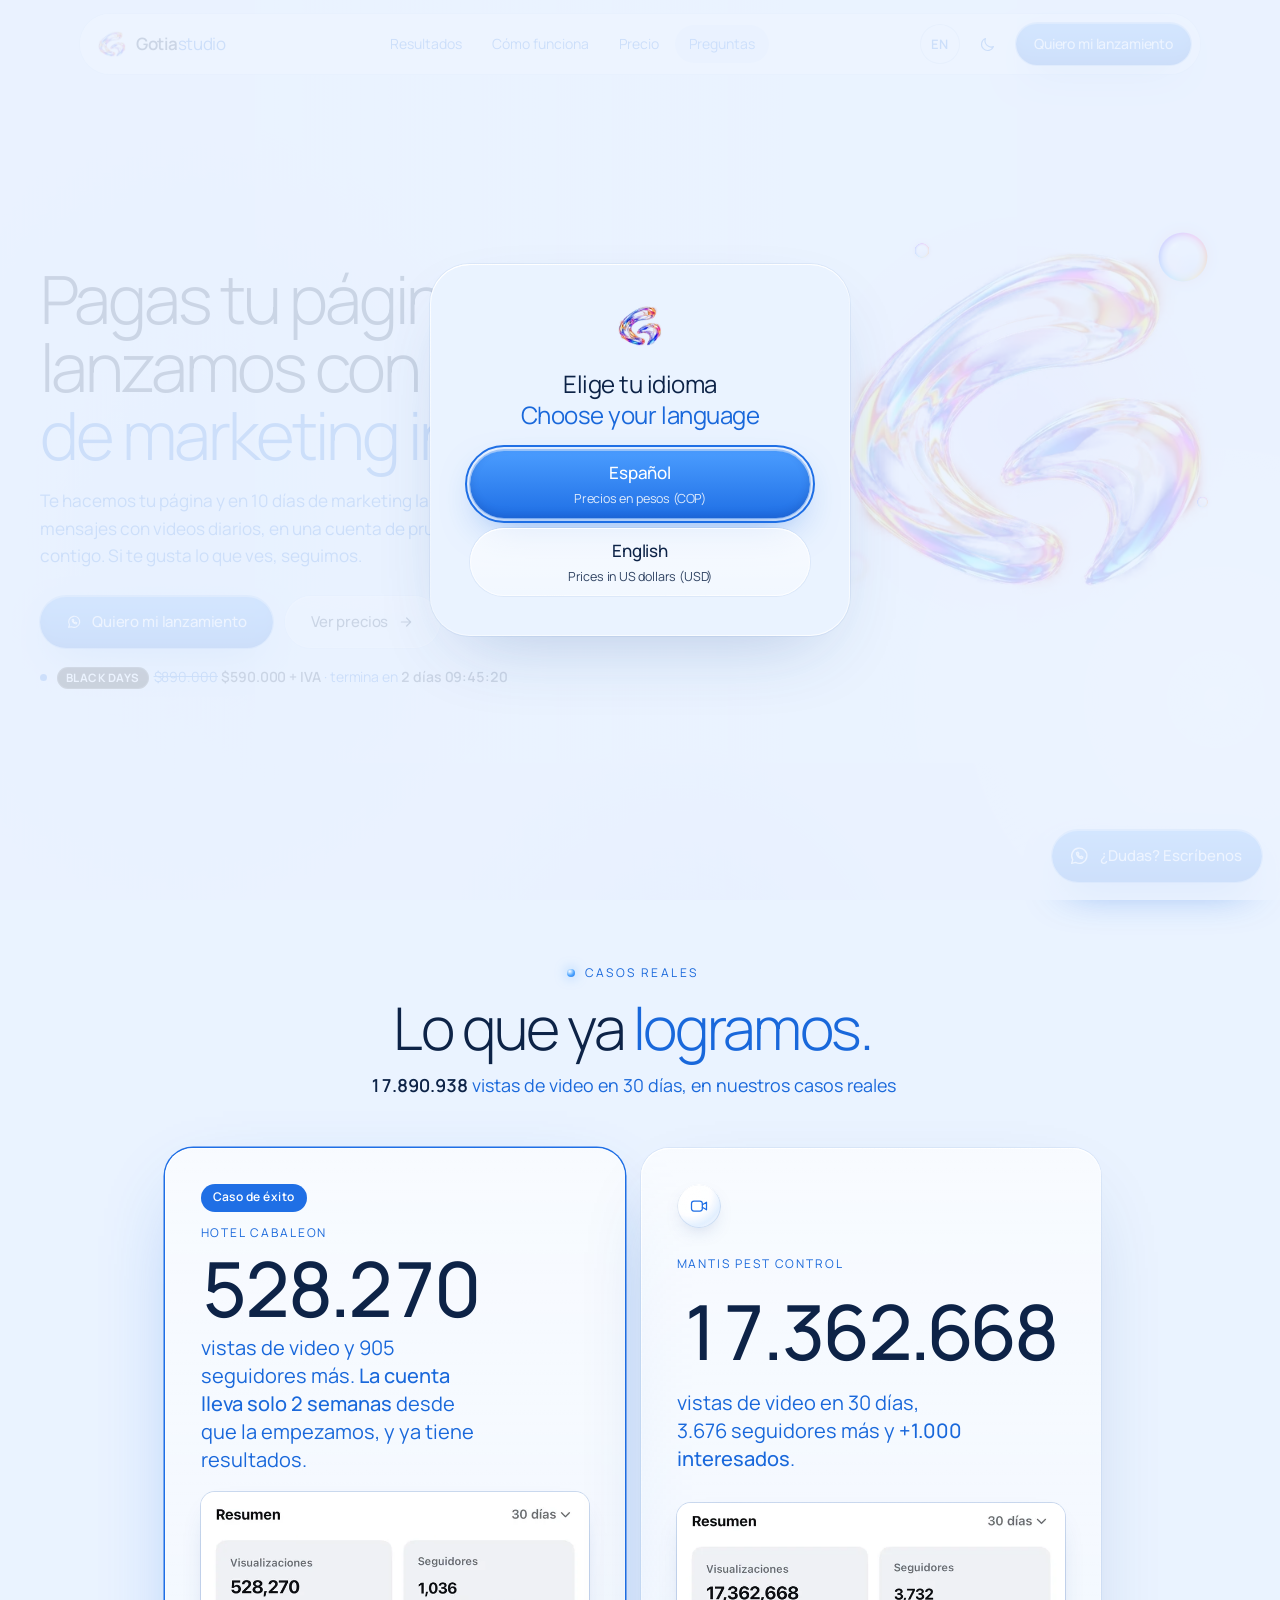
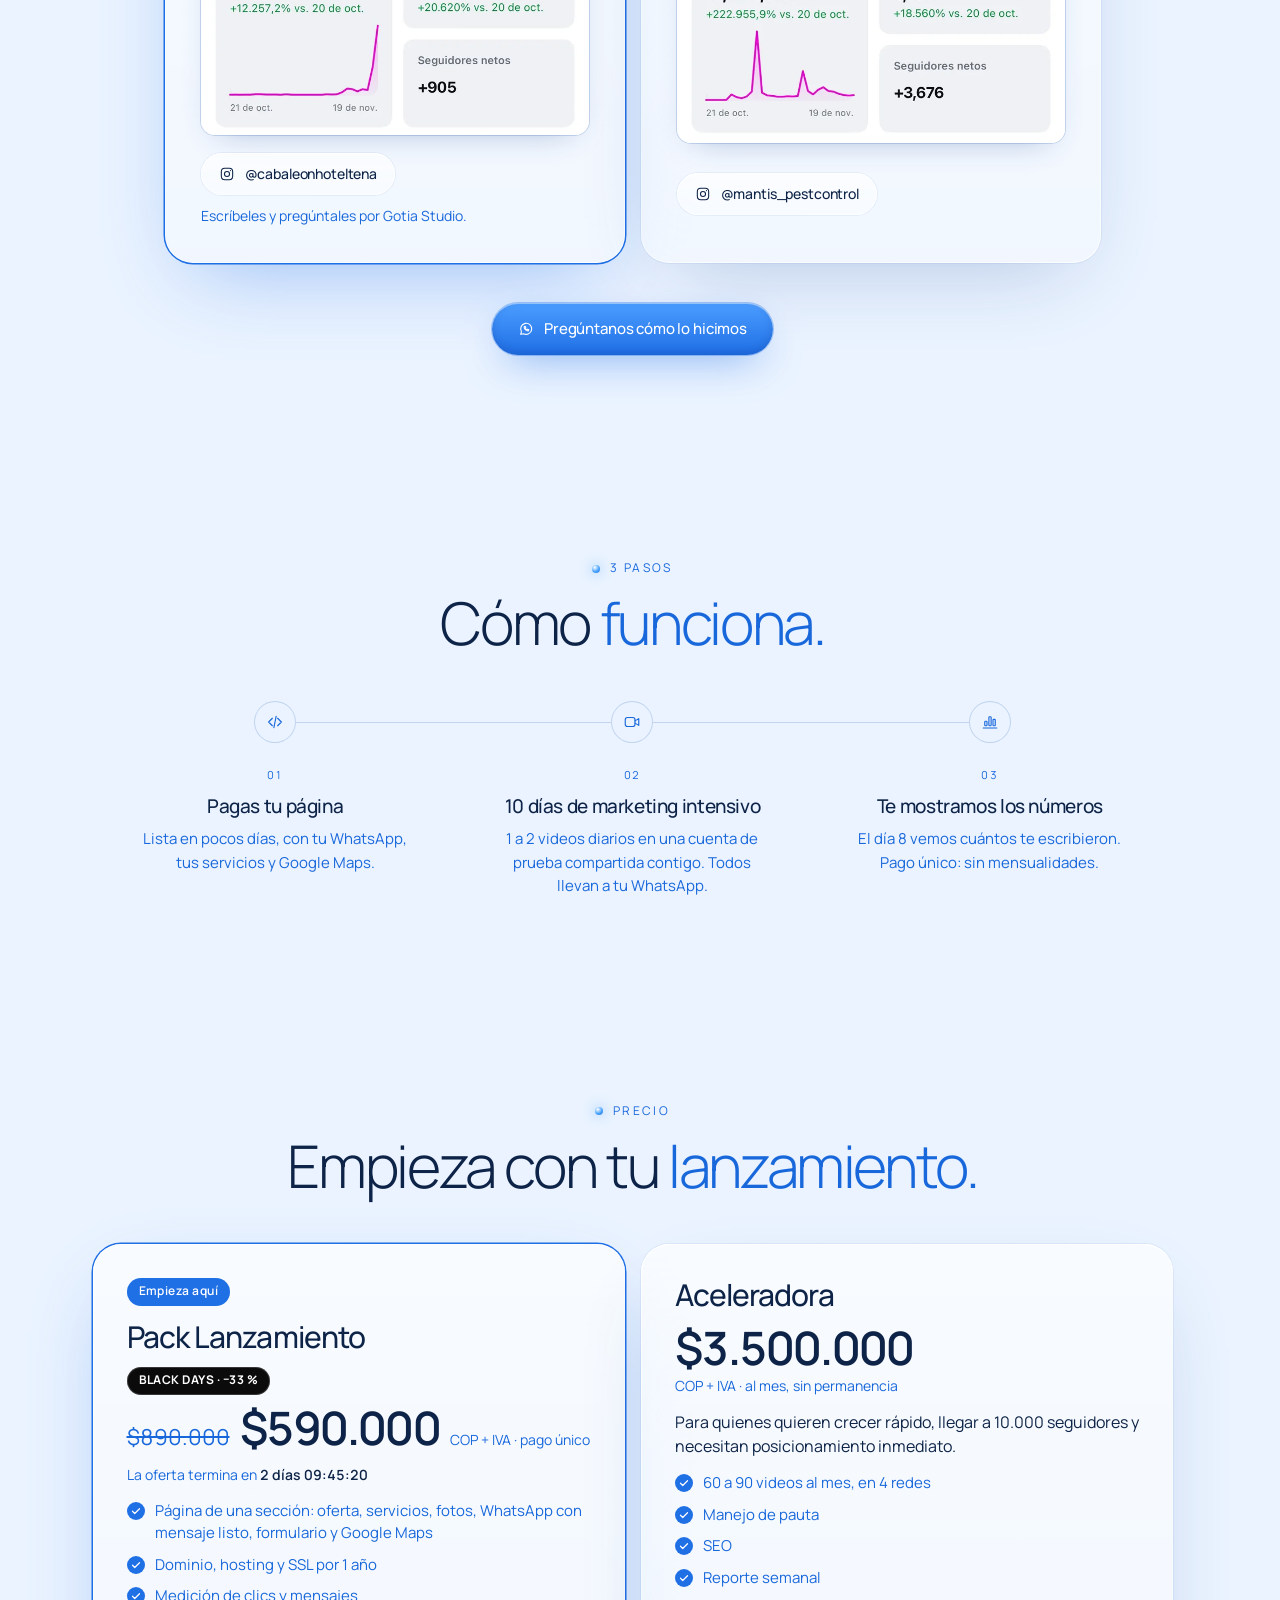
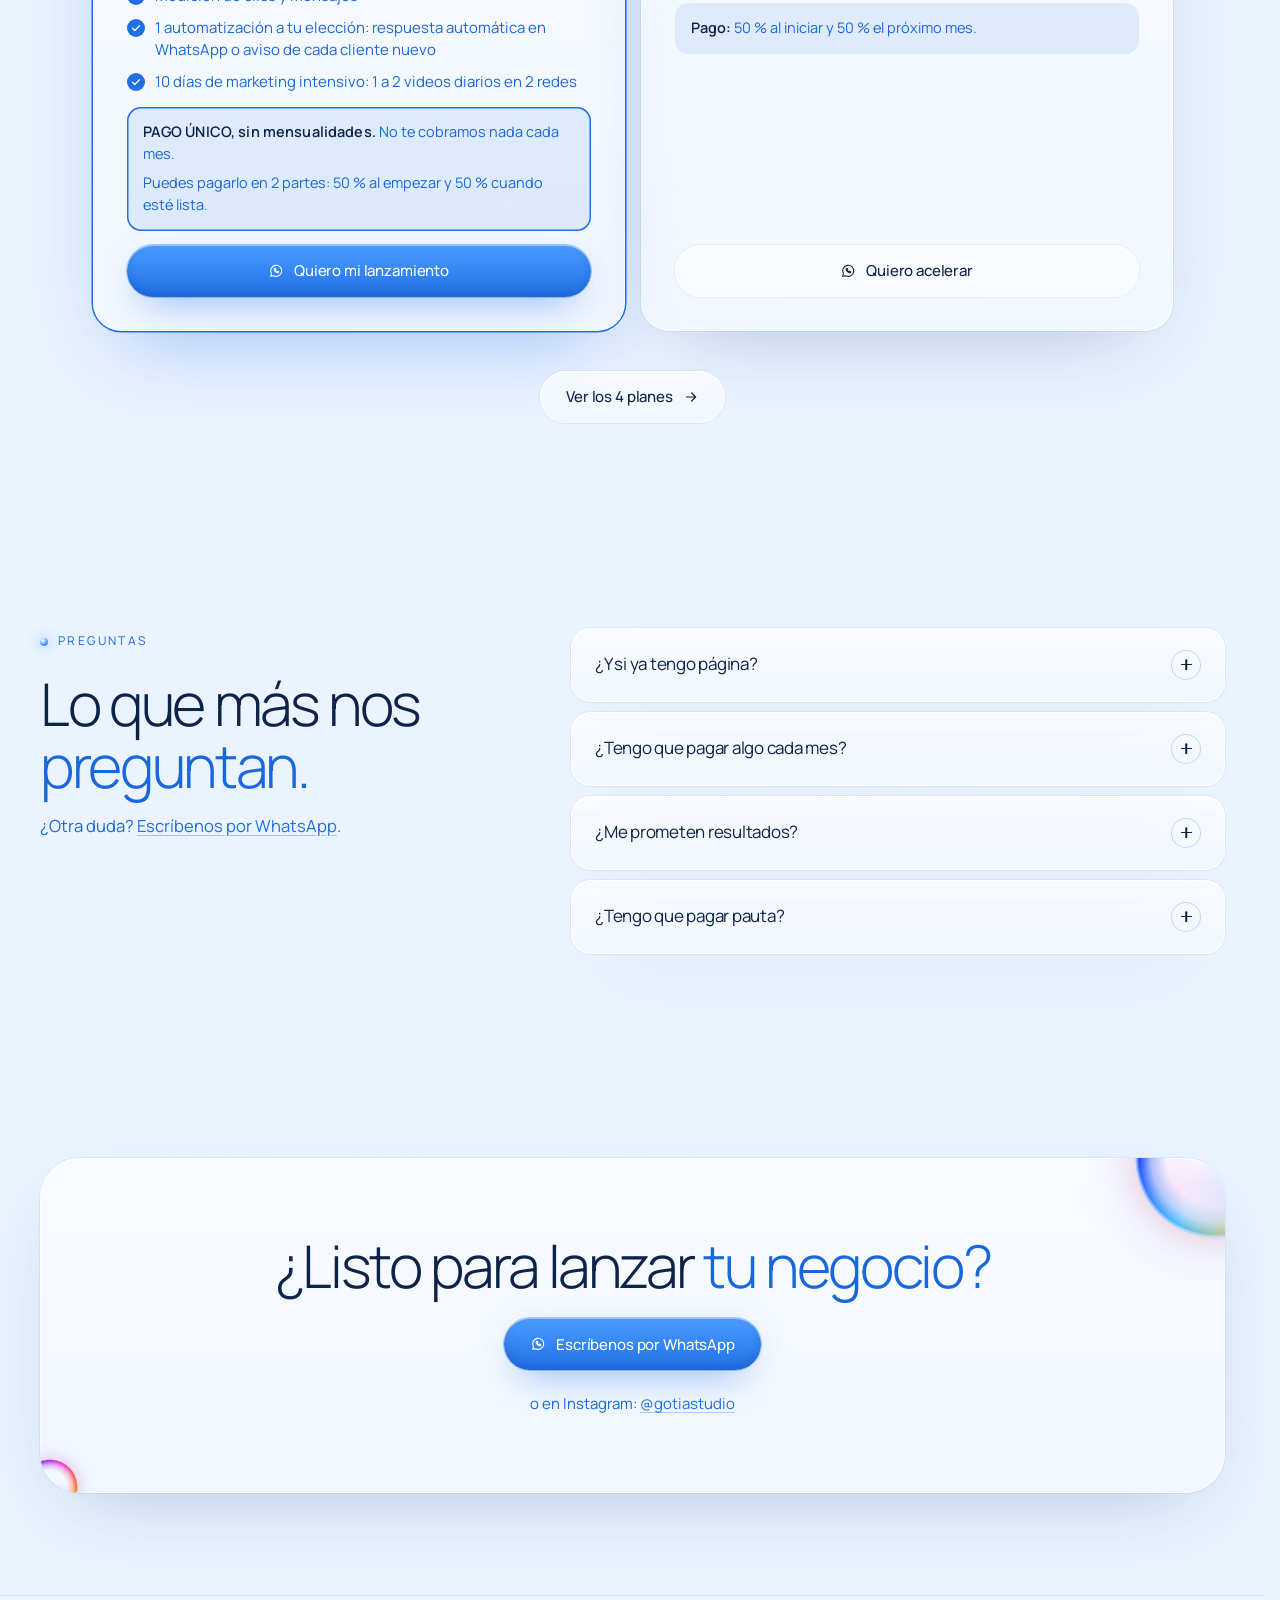
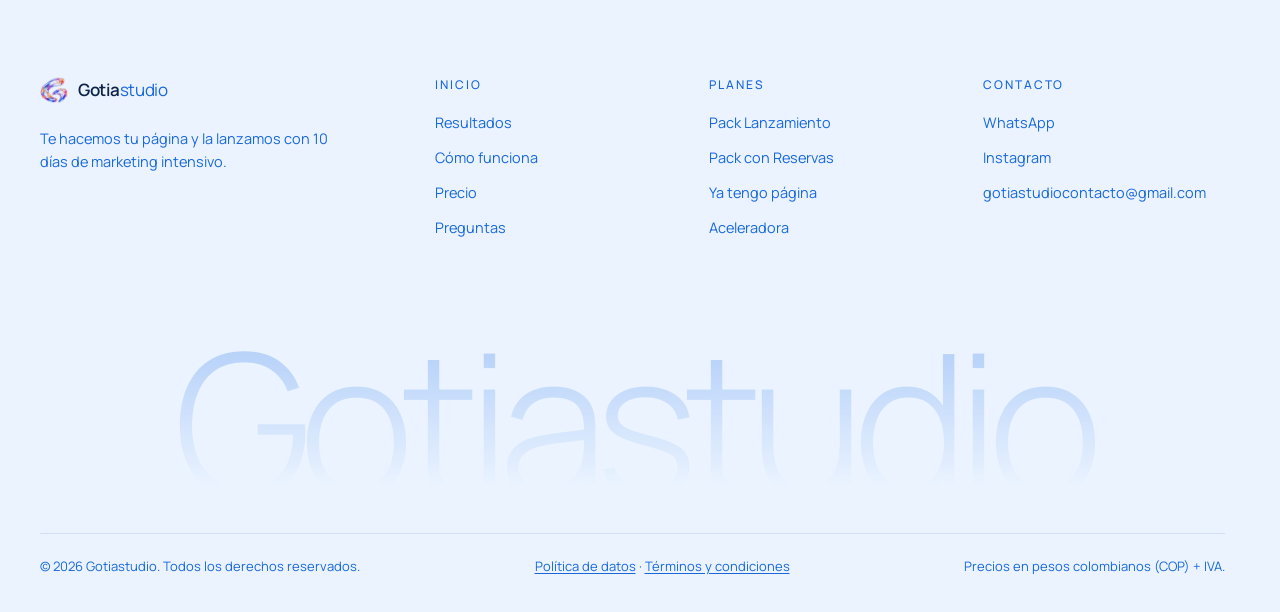
<file: index.html>
<!doctype html>
<html lang="es" data-en-title="Gotiastudio — Your website + 10 days of intensive marketing">
<head>
  <meta charset="utf-8">
  <meta name="viewport" content="width=device-width, initial-scale=1, viewport-fit=cover">
  <title>Gotiastudio — Tu página + 10 días de marketing intensivo</title>
  <meta name="description" content="Te hacemos tu página y en 10 días de marketing la llenamos de visitas y mensajes con videos diarios, en una cuenta de prueba que compartimos contigo. Pack Lanzamiento desde $890.000 + IVA.">
  <meta name="theme-color" content="#eaf3ff">
  <meta name="color-scheme" content="light">
  <meta property="og:type" content="website">
  <meta property="og:title" content="Pagas tu página y la lanzamos con 10 días de marketing intensivo">
  <meta property="og:description" content="Tu página lista en pocos días y 10 días de videos diarios que llevan a tu WhatsApp. Ves los resultados en una cuenta de prueba compartida contigo. Desde $890.000 + IVA.">
  <!-- Vista previa al compartir por WhatsApp. La imagen es og-imagen.jpg,
       que en la carpeta de GitHub queda en la raíz: por eso la ruta completa es /og-imagen.jpg -->
  <link rel="canonical" href="https://gotiastudio.it.com/">
  <meta property="og:url" content="https://gotiastudio.it.com/">
  <meta property="og:site_name" content="Gotiastudio">
  <meta property="og:locale" content="es_CO">
  <meta property="og:image" content="https://gotiastudio.it.com/og-imagen.jpg">
  <meta property="og:image:width" content="1200">
  <meta property="og:image:height" content="630">
  <meta property="og:image:alt" content="Página web para tu negocio, conectada a tu WhatsApp · Gotiastudio">
  <meta name="twitter:card" content="summary_large_image">
  <link rel="icon" href="favicon-32.png?v=2" type="image/png" sizes="32x32">
  <link rel="icon" href="favicon-192.png?v=2" type="image/png" sizes="192x192">
  <link rel="apple-touch-icon" href="apple-touch-icon.png?v=2">

  <!-- la letra Manrope va en la web (sin pedirla a Google): carga antes y sin bloquear -->
  <link rel="preload" href="manrope-latin.woff2" as="font" type="font/woff2" crossorigin>
  <link rel="preload" href="g-glass-alpha-480.webp" as="image" type="image/webp" fetchpriority="high"
        imagesrcset="g-glass-alpha-480.webp 480w, g-glass-alpha.webp?v=2 648w" imagesizes="(max-width: 860px) 160px, 30vw">
  <link rel="stylesheet" href="styles.css?v=95">
  <link rel="stylesheet" href="lanzamiento.css?v=13">

  <script>
    // idioma: español (precios en COP) o inglés (USD). Se aplica antes de pintar, sin destello;
    // la primera vez se pregunta (html.lang-ask, idioma.js). ?lang=en|es en el enlace lo fija.
    (function () {
      var r = document.documentElement, q = null, l = null;
      r.dataset.esTitle = document.title;
      try { q = new URLSearchParams(location.search).get('lang'); } catch (e) {}
      if (q !== 'es' && q !== 'en') q = null;
      try {
        if (q) localStorage.setItem('gotia-lang', q);
        l = q || localStorage.getItem('gotia-lang');
        if (!l) r.classList.add('lang-ask');
      } catch (e) { l = q; }
      if (l === 'en') { r.classList.add('lang-en'); r.lang = 'en'; document.title = r.dataset.enTitle; }
    })();
  </script>
  <script>
    // Desde nov. 2026 la web tiene una sola versión: la simple y rápida (html.lite), sin pantalla
    // de carga ni 3D. Con un equipo de gama media-baja, internet lento o ahorro de datos, además
    // todo quieto y sin desenfoques (html.lowend). La misma prueba está en paquetes.html.
    (function () {
      var root = document.documentElement;
      root.classList.add('js', 'lite');
      var gotia = window.gotia = window.gotia || {};
      function lowEnd() {
        var n = navigator, c = n.connection || {};
        var mq = function (q) { return matchMedia(q).matches; };
        if (c.saveData || mq('(prefers-reduced-data: reduce)')) return 'ahorro de datos';
        if (/2g|3g/.test(c.effectiveType || '')) return 'internet lento';
        if (mq('(prefers-reduced-motion: reduce)')) return 'movimiento reducido';
        if (n.deviceMemory && n.deviceMemory <= 4) return 'poca memoria';
        // los equipos de Apple no dicen sus núcleos reales: ahí decide la prueba de fluidez (main.js)
        var cores = n.hardwareConcurrency || 8;
        if (!/Mac|iPhone|iPad|iPod/.test(n.platform || '') && cores <= (mq('(pointer: coarse)') ? 4 : 2)) return 'procesador';
        try {
          if (localStorage.getItem('gotia-gpu') === 'bajo') return 'gráficos';
          if (Date.now() - Number(localStorage.getItem('gotia-lento')) < 2592e6) return 'iba lento';   // 30 días
        } catch (e) {}
        return '';
      }
      gotia.low = lowEnd();
      if (gotia.low) root.classList.add('lowend');
      // los enlaces viejos con ?version=3d|lite|esencial ya no cambian nada: se limpia la dirección
      try {
        sessionStorage.removeItem('gotia-version');
        var params = new URLSearchParams(location.search);
        if (params.has('version')) {
          params.delete('version');
          var rest = params.toString();
          history.replaceState(null, '', location.pathname + (rest ? '?' + rest : '') + location.hash);
        }
      } catch (e) {}
    })();
    // modo negro: si el visitante lo eligió antes, se aplica antes de pintar nada (sin destello claro)
    try {
      if (localStorage.getItem('gotia-theme') === 'dark') {
        document.documentElement.dataset.theme = 'dark';
        document.querySelector('meta[name="theme-color"]').content = '#000000';
        document.querySelector('meta[name="color-scheme"]').content = 'dark';
      }
    } catch (e) {}
  </script>

  <script type="application/ld+json">
  {
    "@context": "https://schema.org",
    "@type": "ProfessionalService",
    "name": "Gotiastudio",
    "url": "https://gotiastudio.it.com/",
    "image": "https://gotiastudio.it.com/og-imagen.jpg",
    "description": "Te hacemos tu página y la lanzamos con 10 días de marketing intensivo: videos diarios que llevan a tu WhatsApp, en una cuenta de prueba compartida contigo.",
    "email": "gotiastudiocontacto@gmail.com",
    "makesOffer": [
      {"@type": "Offer", "name": "Pack Lanzamiento", "price": "890000", "priceCurrency": "COP", "description": "Página de una sección y 10 días de marketing intensivo. Pago único, sin mensualidades (se puede pagar 50 % y 50 %), más IVA."},
      {"@type": "Offer", "name": "Pack con Reservas", "price": "1990000", "priceCurrency": "COP", "description": "Todo lo del Pack Lanzamiento, con reservas, respuestas automáticas y panel. Pago único, más IVA."},
      {"@type": "Offer", "name": "Ya tengo página", "price": "300000", "priceCurrency": "COP", "description": "Para clientes de Gotiastudio: medición, WhatsApp y 10 días de marketing intensivo. Más IVA."},
      {"@type": "Offer", "name": "Aceleradora", "price": "3500000", "priceCurrency": "COP", "description": "60 a 90 videos al mes en 4 redes, pauta, SEO y reporte semanal. Al mes, sin permanencia, más IVA."}
    ]
  }
  </script>
</head>
<body>

<!-- ============ SELECTOR DE IDIOMA: solo en la primera visita (html.lang-ask, ver el <head>) ============
     Los textos en inglés van junto a los de español (data-l="en"). Precios en USD a 4.000 COP por dólar,
     redondeados a 5 y sin IVA. Si cambias un precio en COP, cambia también el de USD. -->
<div class="lang-pick" role="dialog" aria-modal="true" aria-labelledby="lang-pick-t">
  <div class="lang-pick-box glass">
    <img class="brand-mark" src="g-logo-64.webp" alt="" width="44" height="44" decoding="async">
    <p class="lang-pick-t" id="lang-pick-t">Elige tu idioma <span lang="en">Choose your language</span></p>
    <div class="lang-pick-btns">
      <button type="button" class="btn btn-primary" data-lang-set="es">Español <small>Precios en pesos (COP)</small></button>
      <button type="button" class="btn btn-glass glass" data-lang-set="en" lang="en">English <small>Prices in US dollars (USD)</small></button>
    </div>
  </div>
</div>

<!-- ============ SVG sprite ============ -->
<svg class="sprite" aria-hidden="true" focusable="false">
  <symbol id="i-arrow" viewBox="0 0 24 24"><path d="M5 12h14M13 6l6 6-6 6"/></symbol>
  <symbol id="i-check" viewBox="0 0 24 24"><path d="M5 12.5l4.5 4.5L19 7.5"/></symbol>
  <symbol id="i-code" viewBox="0 0 24 24"><path d="M8.5 7L3.5 12l5 5M15.5 7l5 5-5 5M13.5 4.5l-3 15"/></symbol>
  <symbol id="i-data" viewBox="0 0 24 24"><path d="M3 20h18"/><rect x="5" y="11" width="3" height="6" rx="1"/><rect x="10.5" y="5" width="3" height="12" rx="1"/><rect x="16" y="8.5" width="3" height="8.5" rx="1"/></symbol>
  <symbol id="i-video" viewBox="0 0 24 24"><rect x="3" y="6" width="13" height="12" rx="3"/><path d="M16 10.5l5-3v9l-5-3"/></symbol>
  <symbol id="i-cal" viewBox="0 0 24 24"><rect x="3.5" y="5" width="17" height="15.5" rx="3"/><path d="M3.5 10h17M8 3v4M16 3v4"/></symbol>
  <symbol id="i-ig" viewBox="0 0 24 24"><rect x="3.5" y="3.5" width="17" height="17" rx="5"/><circle cx="12" cy="12" r="3.8"/><circle cx="17.2" cy="6.8" r=".9" fill="currentColor" stroke="none"/></symbol>
  <symbol id="i-mail" viewBox="0 0 24 24"><rect x="3" y="5" width="18" height="14" rx="3"/><path d="M3.5 7l8.5 6 8.5-6"/></symbol>
  <symbol id="i-wa" viewBox="0 0 24 24"><path d="M4 20l1.2-4A8.3 8.3 0 1 1 8.3 19z"/><path d="M9.2 8.6c-.2 2.9 3.1 6.3 6.1 6.2l.9-1.6-1.9-1-1 .9c-1-.4-2-1.4-2.4-2.4l.9-1-1-1.9z"/></symbol>
  <symbol id="i-moon" viewBox="0 0 24 24"><path d="M19.5 14.6A7.8 7.8 0 0 1 9.4 4.5a7.8 7.8 0 1 0 10.1 10.1z"/></symbol>
  <symbol id="i-sun" viewBox="0 0 24 24"><circle cx="12" cy="12" r="4"/><path d="M12 2.8v2.1M12 19.1v2.1M2.8 12h2.1M19.1 12h2.1M5.5 5.5L7 7M17 17l1.5 1.5M5.5 18.5L7 17M17 7l1.5-1.5"/></symbol>
</svg>

<a class="skip" href="#main"><span data-l="es">Saltar al contenido</span><span data-l="en">Skip to content</span></a>

<div class="ambient" aria-hidden="true"><i></i><i></i><i></i></div>

<!-- ============ NAV ============ -->
<header class="nav" id="nav">
  <nav class="nav-inner glass" aria-label="Principal">
    <a href="#top" class="brand" aria-label="Gotiastudio, inicio" data-aria-en="Gotiastudio, home">
      <img class="brand-mark" src="g-logo-64.webp" srcset="g-logo-64.webp 2x, g-logo.webp?v=2 4x" alt="" width="26" height="26" decoding="async">
      <span class="brand-word">Gotia<span>studio</span></span>
    </a>
    <ul class="nav-links">
      <li><a href="#resultados"><span data-l="es">Resultados</span><span data-l="en">Results</span></a></li>
      <li><a href="#como-funciona"><span data-l="es">Cómo funciona</span><span data-l="en">How it works</span></a></li>
      <li><a href="#precios"><span data-l="es">Precio</span><span data-l="en">Pricing</span></a></li>
      <li><a href="#faq"><span data-l="es">Preguntas</span><span data-l="en">FAQ</span></a></li>
    </ul>
    <button class="lang-toggle" type="button" data-lang-toggle aria-label="Cambiar a inglés" data-aria-en="Switch to Spanish" title="Español / English"><span data-l="es">EN</span><span data-l="en">ES</span></button>
    <button class="theme-toggle" type="button" aria-label="Modo negro" data-aria-en="Dark mode" aria-pressed="false" title="Cambiar a negro">
      <svg class="ico ico-moon"><use href="#i-moon"/></svg>
      <svg class="ico ico-sun"><use href="#i-sun"/></svg>
    </button>
    <a href="#" class="btn btn-primary btn-sm nav-cta" data-wa="Hola, quiero el Pack Lanzamiento" data-wa-en="Hi, I want the Launch Pack (Pack Lanzamiento)"><span data-l="es">Quiero mi lanzamiento</span><span data-l="en">Start my launch</span></a>
    <button class="nav-burger" type="button" aria-label="Abrir menú" aria-expanded="false" aria-controls="mobile-menu"><span></span><span></span></button>
  </nav>
  <div class="mobile-menu glass" id="mobile-menu">
    <a href="#resultados"><span data-l="es">Resultados</span><span data-l="en">Results</span></a>
    <a href="#como-funciona"><span data-l="es">Cómo funciona</span><span data-l="en">How it works</span></a>
    <a href="#precios"><span data-l="es">Precio</span><span data-l="en">Pricing</span></a>
    <a href="paquetes.html"><span data-l="es">Los 4 planes</span><span data-l="en">All 4 plans</span></a>
    <a href="#faq"><span data-l="es">Preguntas</span><span data-l="en">FAQ</span></a>
    <a href="#" class="btn btn-primary" data-wa="Hola, quiero el Pack Lanzamiento" data-wa-en="Hi, I want the Launch Pack (Pack Lanzamiento)"><span data-l="es">Quiero mi lanzamiento</span><span data-l="en">Start my launch</span></a>
  </div>
</header>

<main id="main">

  <!-- ============ 1. HERO ============ -->
  <section class="hero lz-hero" id="top">
    <!-- la "G" de cristal de la marca, como imagen fija -->
    <div class="hero-g" aria-hidden="true">
      <i class="hero-g-halo"></i>
      <img src="g-glass-alpha.webp?v=2" srcset="g-glass-alpha-480.webp 480w, g-glass-alpha.webp?v=2 648w" sizes="(max-width: 860px) 160px, 30vw" alt="" width="648" height="608" decoding="async" fetchpriority="high">
      <span class="lb" style="--s:13cqw;left:92%;top:4%"></span>
      <span class="lb far" style="--s:8cqw;left:6%;top:90%"></span>
      <span class="lb" style="--s:4cqw;left:24%;top:2%"></span>
      <span class="lb" style="--s:3cqw;left:97%;top:72%"></span>
    </div>

    <div class="container hero-content">
      <h1 class="hero-title" data-split><span data-l="es">Pagas tu página y la lanzamos con <em>10 días de marketing intensivo.</em></span><span data-l="en">Get your website, launched with <em>10 days of intensive marketing.</em></span></h1>
      <p class="hero-lead" data-hero style="--i:3"><span data-l="es">Te hacemos tu página y en 10 días de marketing la llenamos de visitas y mensajes con videos diarios, en una cuenta de prueba que compartimos contigo. Si te gusta lo que ves, seguimos.</span><span data-l="en">We build your website and, in 10 days of marketing, fill it with visits and messages through daily videos on a test account we share with you. If you like what you see, we keep going.</span></p>
      <div class="hero-actions" data-hero style="--i:4">
        <a href="#" class="btn btn-primary" data-wa="Hola, quiero el Pack Lanzamiento" data-wa-en="Hi, I want the Launch Pack (Pack Lanzamiento)"><svg class="ico ico-l"><use href="#i-wa"/></svg><span data-l="es">Quiero mi lanzamiento</span><span data-l="en">Start my launch</span></a>
        <a href="paquetes.html" class="btn btn-glass glass"><span data-l="es">Ver precios</span><span data-l="en">See pricing</span> <svg class="ico"><use href="#i-arrow"/></svg></a>
      </div>
      <p class="lz-hero-note" data-hero style="--i:5"><span class="pulse" aria-hidden="true"></span><span data-bd><span data-l="es"><b class="bd-chip">Black Days</b> <s>$890.000</s> <strong>$590.000 + IVA</strong> · termina en <b data-bd-count>10 días</b></span><span data-l="en"><b class="bd-chip">Black Days</b> <s>US$225</s> <strong>US$149</strong> · ends in <b data-bd-count>10 days</b></span></span><span data-bd-off hidden><span data-l="es">Desde <strong>$890.000 + IVA, pago único</strong> · Solo 2 lanzamientos por mes</span><span data-l="en">From <strong>US$225, one-time</strong> · Only 2 launches per month</span></span></p>
    </div>
  </section>

  <!-- ============ 2. RESULTADOS: solo casos reales ============ -->
  <section class="section lz-sec" id="resultados">
    <div class="container">
      <header class="lz-head">
        <p class="eyebrow"><span data-l="es">Casos reales</span><span data-l="en">Real cases</span></p>
        <h2 class="h2"><span data-l="es">Lo que ya <em>logramos.</em></span><span data-l="en">What we've <em>achieved.</em></span></h2>
        <!-- el total es la suma de los dos casos de abajo, en los mismos 30 días (21 oct. – 19 nov. 2026):
             528.270 + 17.362.668. Las cifras salen de las capturas (assets/img/caso-*-vistas.webp) -->
        <p class="lz-total" data-l="es"><strong>17.890.938</strong> vistas de video en 30 días, en nuestros casos reales</p>
        <p class="lz-total" data-l="en"><strong>17,890,938</strong> video views in 30 days across our real cases</p>
      </header>

      <div class="casos">
        <!-- CASO DE ÉXITO · HOTEL CABALEON. Cuando tengas más datos (solicitudes, reservas
             o una cita del hotel), quita los comentarios de MÁS DATOS y cambia cada [N] -->
        <article class="caso glass is-featured" id="caso-hotel">
          <span class="lz-tag"><span data-l="es">Caso de éxito</span><span data-l="en">Success story</span></span>
          <p class="caso-kicker">Hotel Cabaleon</p>
          <p class="caso-num" data-l="es">528.270</p>
          <p class="caso-num" data-l="en">528,270</p>
          <!-- la captura muestra 30 días, pero la cuenta lleva solo 2 semanas desde que la empezamos (dato del cliente, 20 nov. 2026) -->
          <p class="caso-txt" data-l="es">vistas de video y 905 seguidores más. <strong>La cuenta lleva solo 2 semanas</strong> desde que la empezamos, y ya tiene resultados.</p>
          <p class="caso-txt" data-l="en">video views and 905 new followers. <strong>We started the account just 2 weeks ago</strong>, and it's already getting results.</p>
          <img class="caso-foto" src="caso-cabaleon-vistas.webp" alt="Estadísticas del Hotel Cabaleon del 21 de octubre al 19 de noviembre: 528.270 visualizaciones y 905 seguidores netos" width="720" height="450" loading="lazy" decoding="async">
          <!-- MÁS DATOS:
          <ul class="caso-datos">
            <li><strong>[N]</strong> solicitudes de reserva</li>
            <li><strong>[N]</strong> reservas confirmadas</li>
          </ul>
          <blockquote class="caso-cita">“[CITA DEL TESTIMONIO]”<cite>[NOMBRE], [CARGO] · Hotel Cabaleon</cite></blockquote> -->
          <a class="btn btn-glass glass btn-sm caso-ig" href="https://www.instagram.com/cabaleonhoteltena/" target="_blank" rel="noopener"><svg class="ico ico-l"><use href="#i-ig"/></svg>@cabaleonhoteltena</a>
          <p class="caso-nota"><span data-l="es">Escríbeles y pregúntales por Gotia Studio.</span><span data-l="en">Message them and ask about Gotia Studio.</span></p>
        </article>

        <article class="caso glass" id="caso-mantis">
          <span class="icon-bubble"><svg class="ico"><use href="#i-video"/></svg></span>
          <p class="caso-kicker">Mantis Pest Control</p>
          <p class="caso-num" data-l="es">17.362.668</p>
          <p class="caso-num" data-l="en">17,362,668</p>
          <!-- +1.000 interesados: dato del cliente (20 nov. 2026) -->
          <p class="caso-txt" data-l="es">vistas de video en 30 días, 3.676 seguidores más y <strong>+1.000 interesados</strong>.</p>
          <p class="caso-txt" data-l="en">video views in 30 days, 3,676 new followers and <strong>1,000+ leads</strong>.</p>
          <img class="caso-foto" src="caso-mantis-vistas.webp" alt="Estadísticas de Mantis Pest Control del 21 de octubre al 19 de noviembre: 17.362.668 visualizaciones y 3.676 seguidores netos" width="720" height="447" loading="lazy" decoding="async">
          <a class="btn btn-glass glass btn-sm caso-ig" href="https://www.instagram.com/mantis_pestcontrol/" target="_blank" rel="noopener"><svg class="ico ico-l"><use href="#i-ig"/></svg>@mantis_pestcontrol</a>
        </article>
      </div>

      <div class="lz-center">
        <a href="#" class="btn btn-primary" data-wa="Hola, quiero saber cómo lograron sus resultados en video" data-wa-en="Hi, I'd like to know how you got those video results"><svg class="ico ico-l"><use href="#i-wa"/></svg><span data-l="es">Pregúntanos cómo lo hicimos</span><span data-l="en">Ask us how we did it</span></a>
      </div>
    </div>
  </section>

  <!-- ============ 3. CÓMO FUNCIONA: 3 pasos ============
       los círculos se encienden uno tras otro mientras se ven (main.js, #steps) -->
  <section class="section lz-sec" id="como-funciona">
    <div class="container">
      <header class="lz-head">
        <p class="eyebrow"><span data-l="es">3 pasos</span><span data-l="en">3 steps</span></p>
        <h2 class="h2"><span data-l="es">Cómo <em>funciona.</em></span><span data-l="en">How it <em>works.</em></span></h2>
      </header>
      <div class="steps steps-3" id="steps">
        <div class="steps-line" aria-hidden="true"></div>
        <article class="step">
          <span class="step-dot"><svg class="ico"><use href="#i-code"/></svg></span>
          <small>01</small>
          <h3><span data-l="es">Pagas tu página</span><span data-l="en">You pay for your website</span></h3>
          <p><span data-l="es">Lista en pocos días, con tu WhatsApp, tus servicios y Google Maps.</span><span data-l="en">Ready in a few days, with your WhatsApp, your services and Google Maps.</span></p>
        </article>
        <article class="step">
          <span class="step-dot"><svg class="ico"><use href="#i-video"/></svg></span>
          <small>02</small>
          <h3><span data-l="es">10 días de marketing intensivo</span><span data-l="en">10 days of intensive marketing</span></h3>
          <p><span data-l="es">1 a 2 videos diarios en una cuenta de prueba compartida contigo. Todos llevan a tu WhatsApp.</span><span data-l="en">1–2 daily videos on a test account shared with you. Every video leads to your WhatsApp.</span></p>
        </article>
        <article class="step">
          <span class="step-dot"><svg class="ico"><use href="#i-data"/></svg></span>
          <small>03</small>
          <h3><span data-l="es">Te mostramos los números</span><span data-l="en">We show you the numbers</span></h3>
          <p><span data-l="es">El día 8 vemos cuántos te escribieron. Pago único: sin mensualidades.</span><span data-l="en">On day 8 we check how many people messaged you. One-time payment: no monthly fees.</span></p>
        </article>
      </div>
    </div>
  </section>

  <!-- ============ 4. PRECIO: el Pack Lanzamiento (pago único, sin mensualidades) y, al lado, la Aceleradora ============
       Mismas tarjetas y mismos precios que en paquetes.html (#plan-lanzamiento y #plan-aceleradora): si cambias uno, cambia el otro.
       El Año completo y las mensualidades se quitaron el 24 nov. 2026 (copia: index.html.pre-pago-unico.bak).
       En inglés (data-l="en") los precios van en USD: 4.000 COP por dólar, redondeados a 5, sin IVA. -->
  <section class="section lz-sec" id="precios">
    <div class="container">
      <header class="lz-head">
        <p class="eyebrow"><span data-l="es">Precio</span><span data-l="en">Pricing</span></p>
        <h2 class="h2"><span data-l="es">Empieza con tu <em>lanzamiento.</em></span><span data-l="en">Start with your <em>launch.</em></span></h2>
      </header>

      <div class="lz-packs">
        <article class="lz-pack glass is-featured">
          <span class="lz-tag"><span data-l="es">Empieza aquí</span><span data-l="en">Start here</span></span>
          <h3 class="lz-name"><span data-l="es">Pack Lanzamiento</span><span data-l="en">Launch Pack</span></h3>
          <!-- BLACK DAYS: mientras dure la oferta se ve esto; cuando termina (fecha en lanzamiento.js) vuelve solo al precio normal -->
          <div class="bd-box" data-bd>
            <span class="bd-badge"><span data-l="es">Black Days · −33 %</span><span data-l="en">Black Days · −33%</span></span>
            <p class="lz-price"><s class="bd-old" data-l="es">$890.000</s><s class="bd-old" data-l="en">US$225</s><strong data-l="es">$590.000</strong><strong data-l="en">US$149</strong><span data-l="es">COP + IVA · pago único</span><span data-l="en">USD · one-time payment</span></p>
            <p class="bd-timer"><span data-l="es">La oferta termina en</span><span data-l="en">Offer ends in</span> <b data-bd-count>10 días</b></p>
          </div>
          <p class="lz-price" data-bd-off hidden><strong data-l="es">$890.000</strong><strong data-l="en">US$225</strong><span data-l="es">COP + IVA · pago único</span><span data-l="en">USD · one-time payment</span></p>
          <ul class="lz-inc">
            <li><span data-l="es">Página de una sección: oferta, servicios, fotos, WhatsApp con mensaje listo, formulario y Google Maps</span><span data-l="en">One-section website: offer, services, photos, WhatsApp with a ready-made message, contact form and Google Maps</span></li>
            <li><span data-l="es">Dominio, hosting y SSL por 1 año</span><span data-l="en">Domain, hosting and SSL for 1 year</span></li>
            <li><span data-l="es">Medición de clics y mensajes</span><span data-l="en">Click and message tracking</span></li>
            <li><span data-l="es">1 automatización a tu elección: respuesta automática en WhatsApp o aviso de cada cliente nuevo</span><span data-l="en">1 automation of your choice: WhatsApp auto-reply or an alert for every new lead</span></li>
            <li><span data-l="es">10 días de marketing intensivo: 1 a 2 videos diarios en 2 redes</span><span data-l="en">10 days of intensive marketing: 1–2 daily videos on 2 social networks</span></li>
          </ul>
          <div class="lz-after lz-unico">
            <p data-l="es"><b>PAGO ÚNICO, sin mensualidades.</b> No te cobramos nada cada mes.</p>
            <p data-l="en"><b>ONE-TIME PAYMENT, no monthly fees.</b> We don't charge you anything each month.</p>
            <p data-l="es">Puedes pagarlo en 2 partes: 50 % al empezar y 50 % cuando esté lista.</p>
            <p data-l="en">You can split it in 2: 50% to start and 50% when it's ready.</p>
          </div>
          <a href="#" class="btn btn-primary btn-block" data-wa="Hola, quiero el Pack Lanzamiento" data-wa-en="Hi, I want the Launch Pack (Pack Lanzamiento)"><svg class="ico ico-l"><use href="#i-wa"/></svg><span data-l="es">Quiero mi lanzamiento</span><span data-l="en">Start my launch</span></a>
        </article>

        <!-- Aceleradora, al lado del Pack Lanzamiento: los mismos precios y textos que en paquetes.html (#plan-aceleradora) -->
        <article class="lz-pack glass">
          <div class="lz-main">
            <h3 class="lz-name"><span data-l="es">Aceleradora</span><span data-l="en">Accelerator</span></h3>
            <p class="lz-price"><strong data-l="es">$3.500.000</strong><strong data-l="en">US$875</strong><span data-l="es">COP + IVA · al mes, sin permanencia</span><span data-l="en">USD · per month, no commitment</span></p>
            <p class="lz-for"><span data-l="es">Para quienes quieren crecer rápido, llegar a 10.000 seguidores y necesitan posicionamiento inmediato.</span><span data-l="en">For those who want to grow fast, reach 10,000 followers and need immediate visibility.</span></p>
          </div>
          <ul class="lz-inc">
            <li><span data-l="es">60 a 90 videos al mes, en 4 redes</span><span data-l="en">60 to 90 videos a month, on 4 social networks</span></li>
            <li><span data-l="es">Manejo de pauta</span><span data-l="en">Ad management</span></li>
            <li>SEO</li>
            <li><span data-l="es">Reporte semanal</span><span data-l="en">Weekly report</span></li>
          </ul>
          <p class="lz-after"><span data-l="es"><b>Pago:</b> 50 % al iniciar y 50 % el próximo mes.</span><span data-l="en"><b>Payment:</b> 50% to start and 50% the following month.</span></p>
          <a href="#" class="btn btn-glass glass btn-block" data-wa="Hola, quiero el plan Aceleradora" data-wa-en="Hi, I want the Accelerator plan (Aceleradora)"><svg class="ico ico-l"><use href="#i-wa"/></svg><span data-l="es">Quiero acelerar</span><span data-l="en">I want to accelerate</span></a>
        </article>
      </div>

      <div class="lz-center">
        <a href="paquetes.html" class="btn btn-glass glass"><span data-l="es">Ver los 4 planes</span><span data-l="en">See all 4 plans</span> <svg class="ico"><use href="#i-arrow"/></svg></a>
      </div>
    </div>
  </section>

  <!-- ============ 5. PREGUNTAS (máximo 5) ============ -->
  <section class="section lz-sec" id="faq">
    <div class="container faq lz-faq">
      <div class="faq-copy">
        <p class="eyebrow"><span data-l="es">Preguntas</span><span data-l="en">FAQ</span></p>
        <h2 class="h2"><span data-l="es">Lo que más nos <em>preguntan.</em></span><span data-l="en">What people <em>ask us most.</em></span></h2>
        <p class="lead"><span data-l="es">¿Otra duda?</span><span data-l="en">Another question?</span> <a href="#" data-wa="Hola, tengo una pregunta sobre el Pack Lanzamiento" data-wa-en="Hi, I have a question about the Launch Pack (Pack Lanzamiento)"><span data-l="es">Escríbenos por WhatsApp</span><span data-l="en">Message us on WhatsApp</span></a>.</p>
      </div>
      <div class="faq-list">
        <details class="qa glass">
          <summary><span data-l="es">¿Y si ya tengo página?</span><span data-l="en">What if I already have a website?</span><span class="qa-icon" aria-hidden="true"></span></summary>
          <div class="qa-body"><span data-l="es">Si te la hicimos nosotros, arrancas con $300.000 + IVA. Si la hizo otro proveedor,</span><span data-l="en">If we built it, you start with US$75. If another provider built it,</span> <a href="#" data-wa="Hola, mi página la hizo otro proveedor y quiero arrancar" data-wa-en="Hi, another provider built my website and I want to get started"><span data-l="es">escríbenos</span><span data-l="en">message us</span></a>.</div>
        </details>
        <details class="qa glass">
          <summary><span data-l="es">¿Tengo que pagar algo cada mes?</span><span data-l="en">Do I have to pay anything monthly?</span><span class="qa-icon" aria-hidden="true"></span></summary>
          <div class="qa-body"><span data-l="es">No. El Pack Lanzamiento es un pago único, sin mensualidades. Tu página y tu dominio son tuyos, con hosting por 1 año.</span><span data-l="en">No. The Launch Pack is a one-time payment, with no monthly fees. Your website and your domain are yours, with hosting for 1 year.</span></div>
        </details>
        <details class="qa glass">
          <summary><span data-l="es">¿Me prometen resultados?</span><span data-l="en">Do you promise results?</span><span class="qa-icon" aria-hidden="true"></span></summary>
          <div class="qa-body"><span data-l="es">Sí: te prometemos tráfico para tu negocio y te lo demostramos. Los videos salen en una cuenta de prueba que compartimos contigo, así ves los resultados tú mismo.</span><span data-l="en">Yes: we promise traffic for your business and we prove it. The videos go out on a test account we share with you, so you can see the results yourself.</span></div>
        </details>
        <details class="qa glass">
          <summary><span data-l="es">¿Tengo que pagar pauta?</span><span data-l="en">Do I have to pay for ads?</span><span class="qa-icon" aria-hidden="true"></span></summary>
          <div class="qa-body"><span data-l="es">No es obligatoria: también trabajamos con estrategias orgánicas. Si quieres pauta, va aparte y la pagas tú, directo a Meta o Google. Recomendamos $300.000–500.000 en los 10 días.</span><span data-l="en">No, ads are optional: we also work with organic strategies. If you want ads, they're paid separately, directly to Meta or Google. We recommend US$75–125 for the 10 days.</span></div>
        </details>
      </div>
    </div>
  </section>

  <!-- ============ 6. CIERRE ============ -->
  <section class="section lz-sec" id="contacto">
    <div class="container">
      <div class="lz-final glass">
        <span class="bubble" style="--s:160px;right:-70px;top:-80px" aria-hidden="true"></span>
        <span class="bubble" style="--s:56px;left:-18px;bottom:-22px;--dur:10s" aria-hidden="true"></span>
        <h2 class="h2"><span data-l="es">¿Listo para lanzar <em>tu negocio?</em></span><span data-l="en">Ready to launch <em>your business?</em></span></h2>
        <a href="#" class="btn btn-primary" data-wa="Hola, quiero lanzar mi negocio" data-wa-en="Hi, I want to launch my business"><svg class="ico ico-l"><use href="#i-wa"/></svg><span data-l="es">Escríbenos por WhatsApp</span><span data-l="en">Message us on WhatsApp</span></a>
        <p class="lz-ig"><span data-l="es">o en Instagram:</span><span data-l="en">or on Instagram:</span> <a href="#" data-ig><span data-ig-user>@gotiastudio</span></a></p>
      </div>
    </div>
  </section>

</main>

<!-- ============ FOOTER ============ -->
<footer class="footer">
  <div class="container">
    <div class="footer-grid">
      <div class="footer-brand">
        <a href="#top" class="brand"><img class="brand-mark" src="g-logo-64.webp" srcset="g-logo-64.webp 2x, g-logo.webp?v=2 4x" alt="" width="26" height="26" decoding="async"><span class="brand-word">Gotia<span>studio</span></span></a>
        <p><span data-l="es">Te hacemos tu página y la lanzamos con 10 días de marketing intensivo.</span><span data-l="en">We build your website and launch it with 10 days of intensive marketing.</span></p>
      </div>
      <div>
        <h3><span data-l="es">Inicio</span><span data-l="en">Home</span></h3>
        <ul>
          <li><a href="#resultados"><span data-l="es">Resultados</span><span data-l="en">Results</span></a></li>
          <li><a href="#como-funciona"><span data-l="es">Cómo funciona</span><span data-l="en">How it works</span></a></li>
          <li><a href="#precios"><span data-l="es">Precio</span><span data-l="en">Pricing</span></a></li>
          <li><a href="#faq"><span data-l="es">Preguntas</span><span data-l="en">FAQ</span></a></li>
        </ul>
      </div>
      <div>
        <h3><span data-l="es">Planes</span><span data-l="en">Plans</span></h3>
        <ul>
          <li><a href="paquetes.html#plan-lanzamiento"><span data-l="es">Pack Lanzamiento</span><span data-l="en">Launch Pack</span></a></li>
          <li><a href="paquetes.html#plan-reservas"><span data-l="es">Pack con Reservas</span><span data-l="en">Bookings Pack</span></a></li>
          <li><a href="paquetes.html#plan-ya-tengo"><span data-l="es">Ya tengo página</span><span data-l="en">I already have a website</span></a></li>
          <li><a href="paquetes.html#plan-aceleradora"><span data-l="es">Aceleradora</span><span data-l="en">Accelerator</span></a></li>
        </ul>
      </div>
      <div>
        <h3><span data-l="es">Contacto</span><span data-l="en">Contact</span></h3>
        <ul>
          <li><a href="#" data-wa="Hola, quiero más información" data-wa-en="Hi, I'd like more information">WhatsApp</a></li>
          <li><a href="#" data-ig>Instagram</a></li>
          <li><a href="mailto:gotiastudiocontacto@gmail.com">gotiastudiocontacto@gmail.com</a></li>
        </ul>
      </div>
    </div>
    <div class="wordmark" aria-hidden="true">Gotiastudio</div>
    <div class="footer-bottom">
      <span>© <span id="year">2026</span> Gotiastudio. <span data-l="es">Todos los derechos reservados.</span><span data-l="en">All rights reserved.</span></span>
      <span class="footer-legal"><a href="politica-de-datos.html"><span data-l="es">Política de datos</span><span data-l="en">Privacy policy (in Spanish)</span></a> · <a href="terminos.html"><span data-l="es">Términos y condiciones</span><span data-l="en">Terms and conditions</span></a></span>
      <span><span data-l="es">Precios en pesos colombianos (COP) + IVA.</span><span data-l="en">Prices in US dollars (USD).</span></span>
    </div>
  </div>
</footer>

<a href="#" class="wa-float" data-wa="Hola, vi la web y tengo una pregunta" data-wa-en="Hi, I saw your website and I have a question" aria-label="¿Dudas? Escríbenos por WhatsApp" data-aria-en="Questions? Message us on WhatsApp"><svg class="ico"><use href="#i-wa"/></svg><span><span data-l="es">¿Dudas? Escríbenos</span><span data-l="en">Questions? Message us</span></span></a>

<script src="idioma.js?v=1" defer></script>
<script src="contacto.js?v=6" defer></script>
<script src="supabase-config.js?v=2" defer></script>
<script src="analytics.js?v=14" defer></script>
<script src="main.js?v=38" defer></script>
<script src="lanzamiento.js?v=3" defer></script>
</body>
</html>
</file>
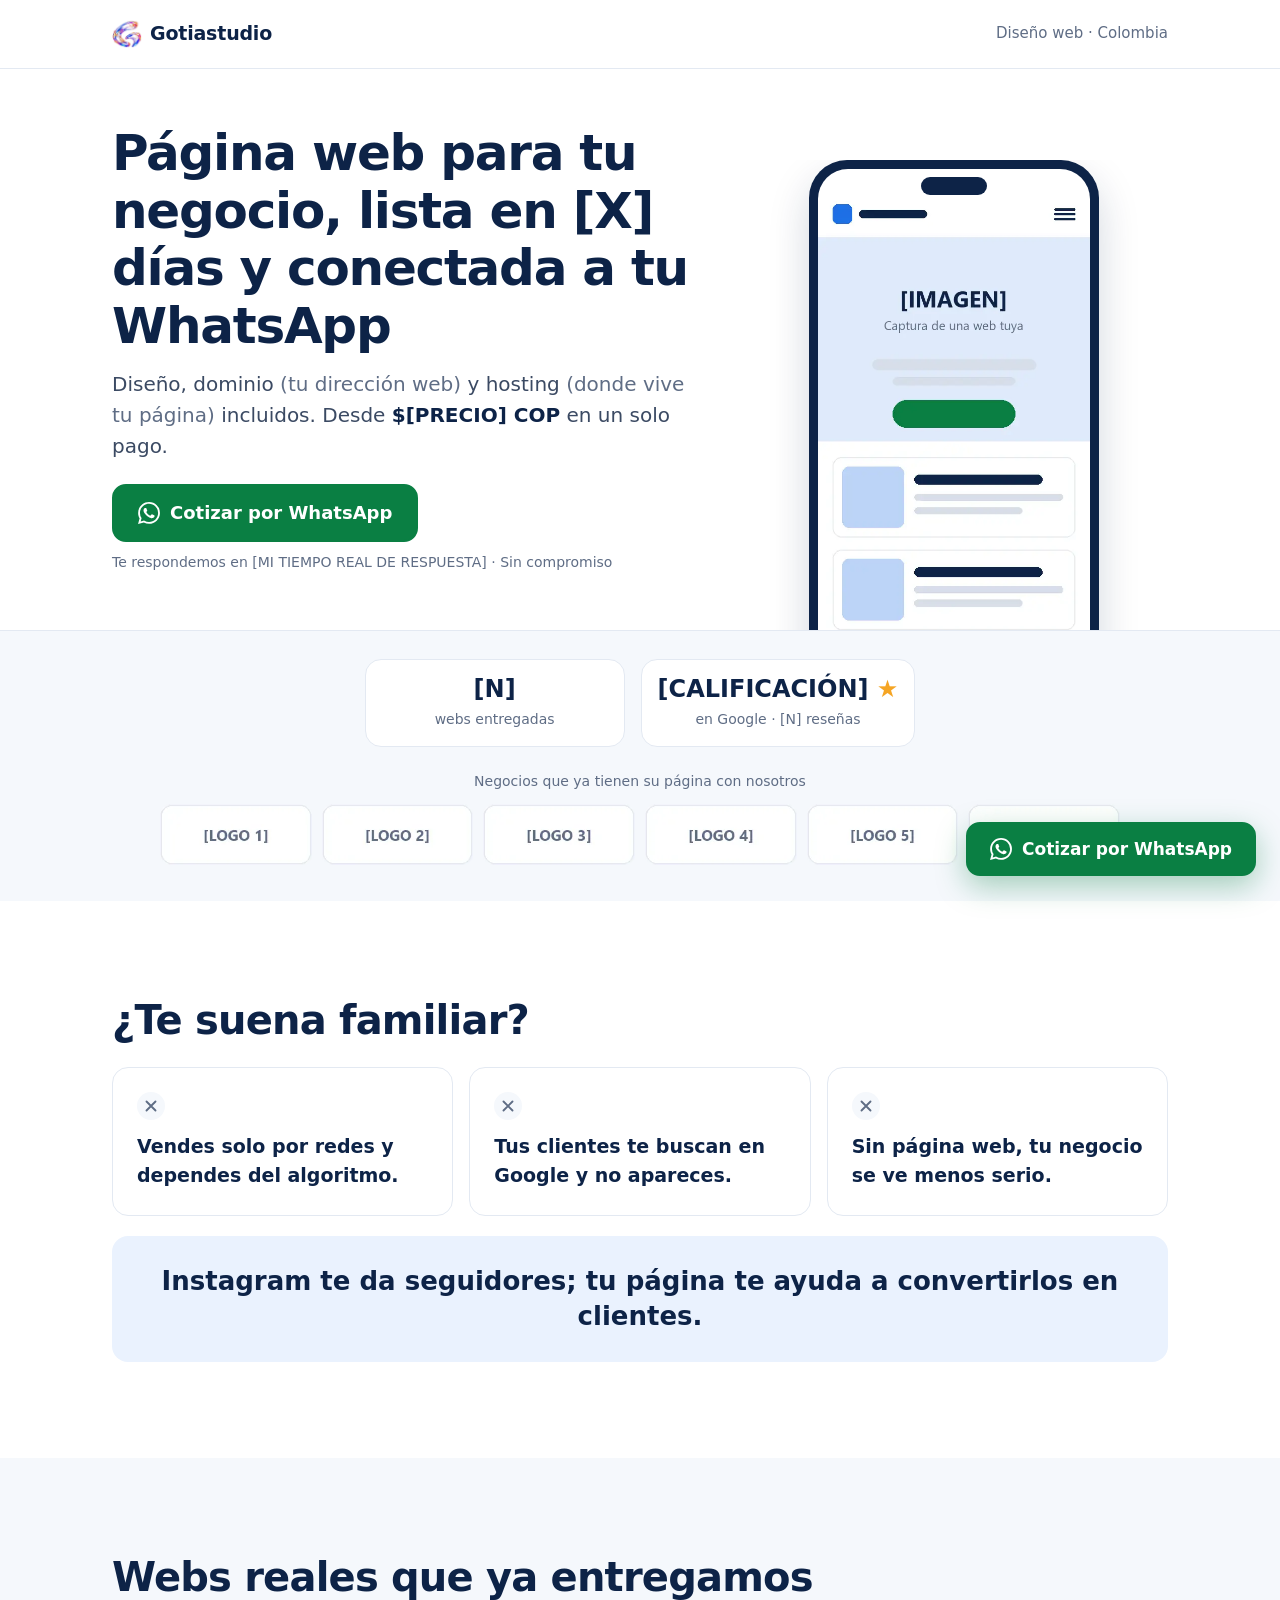
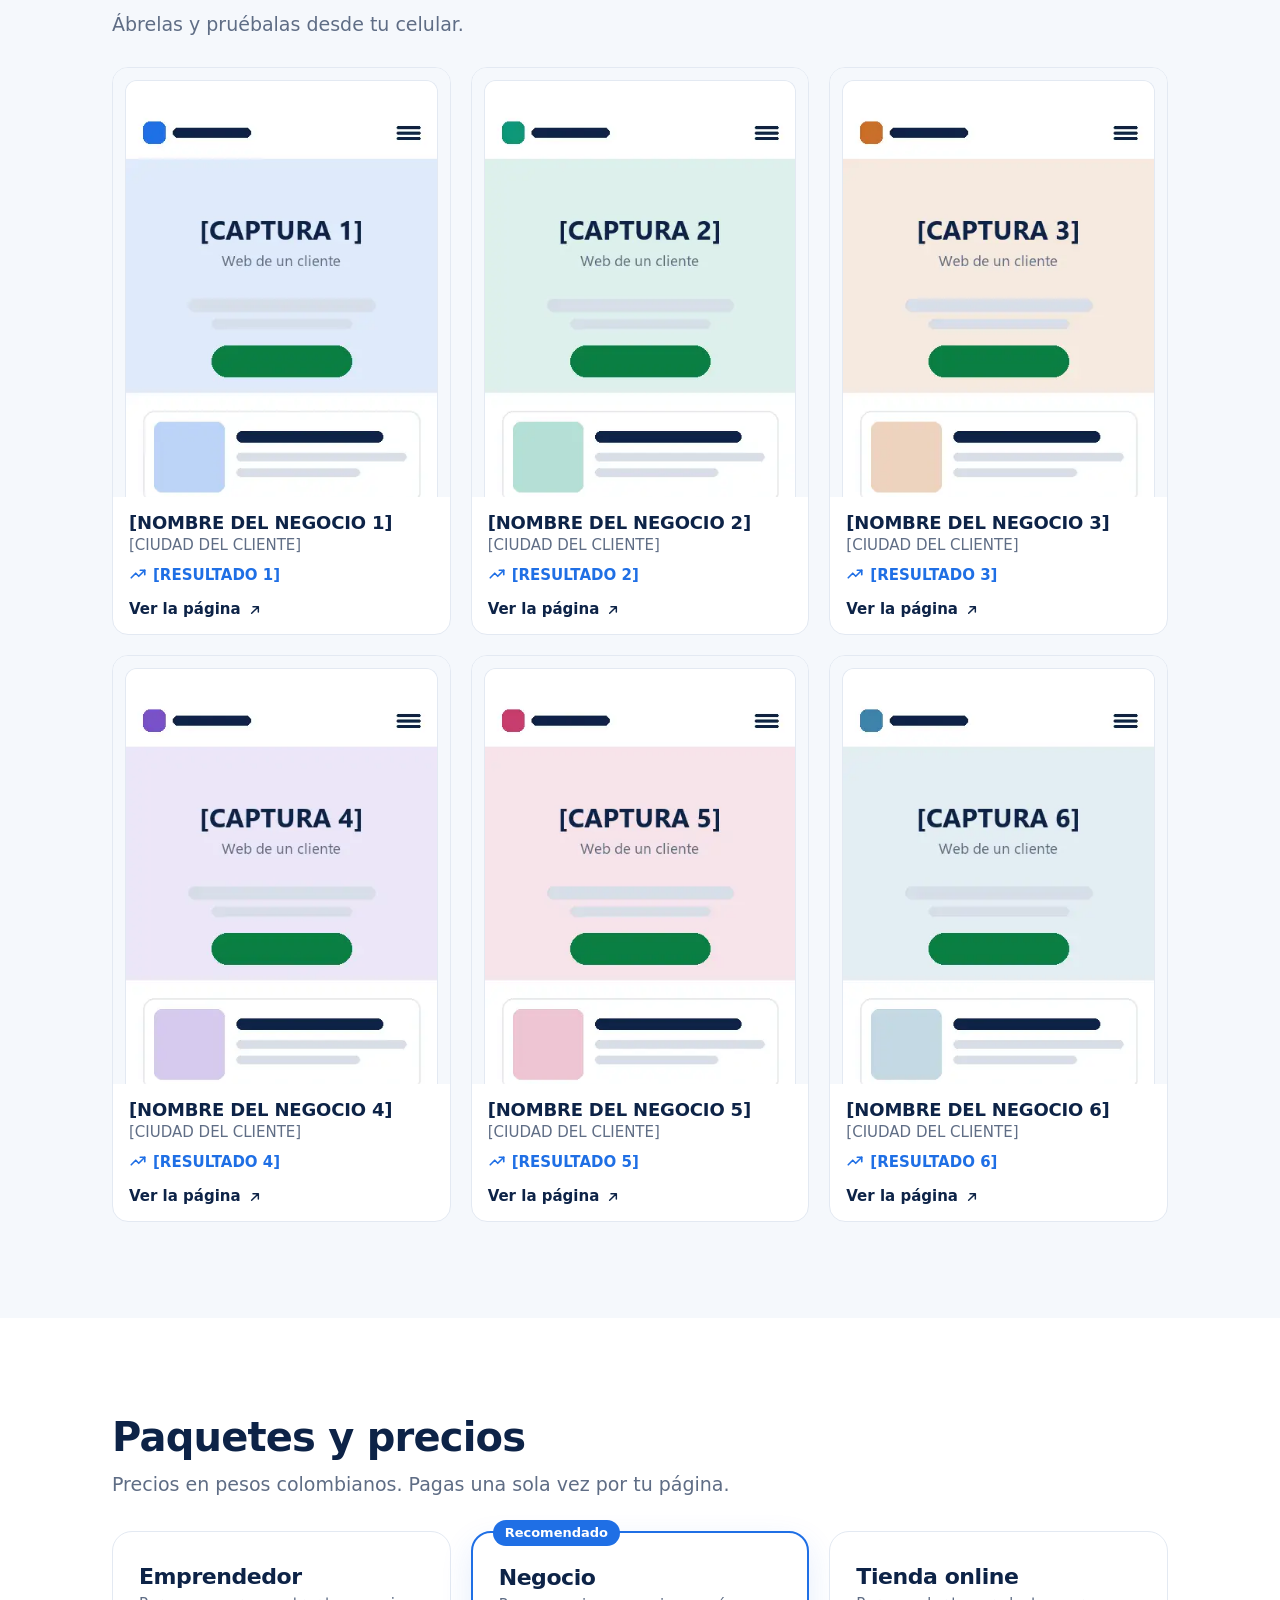
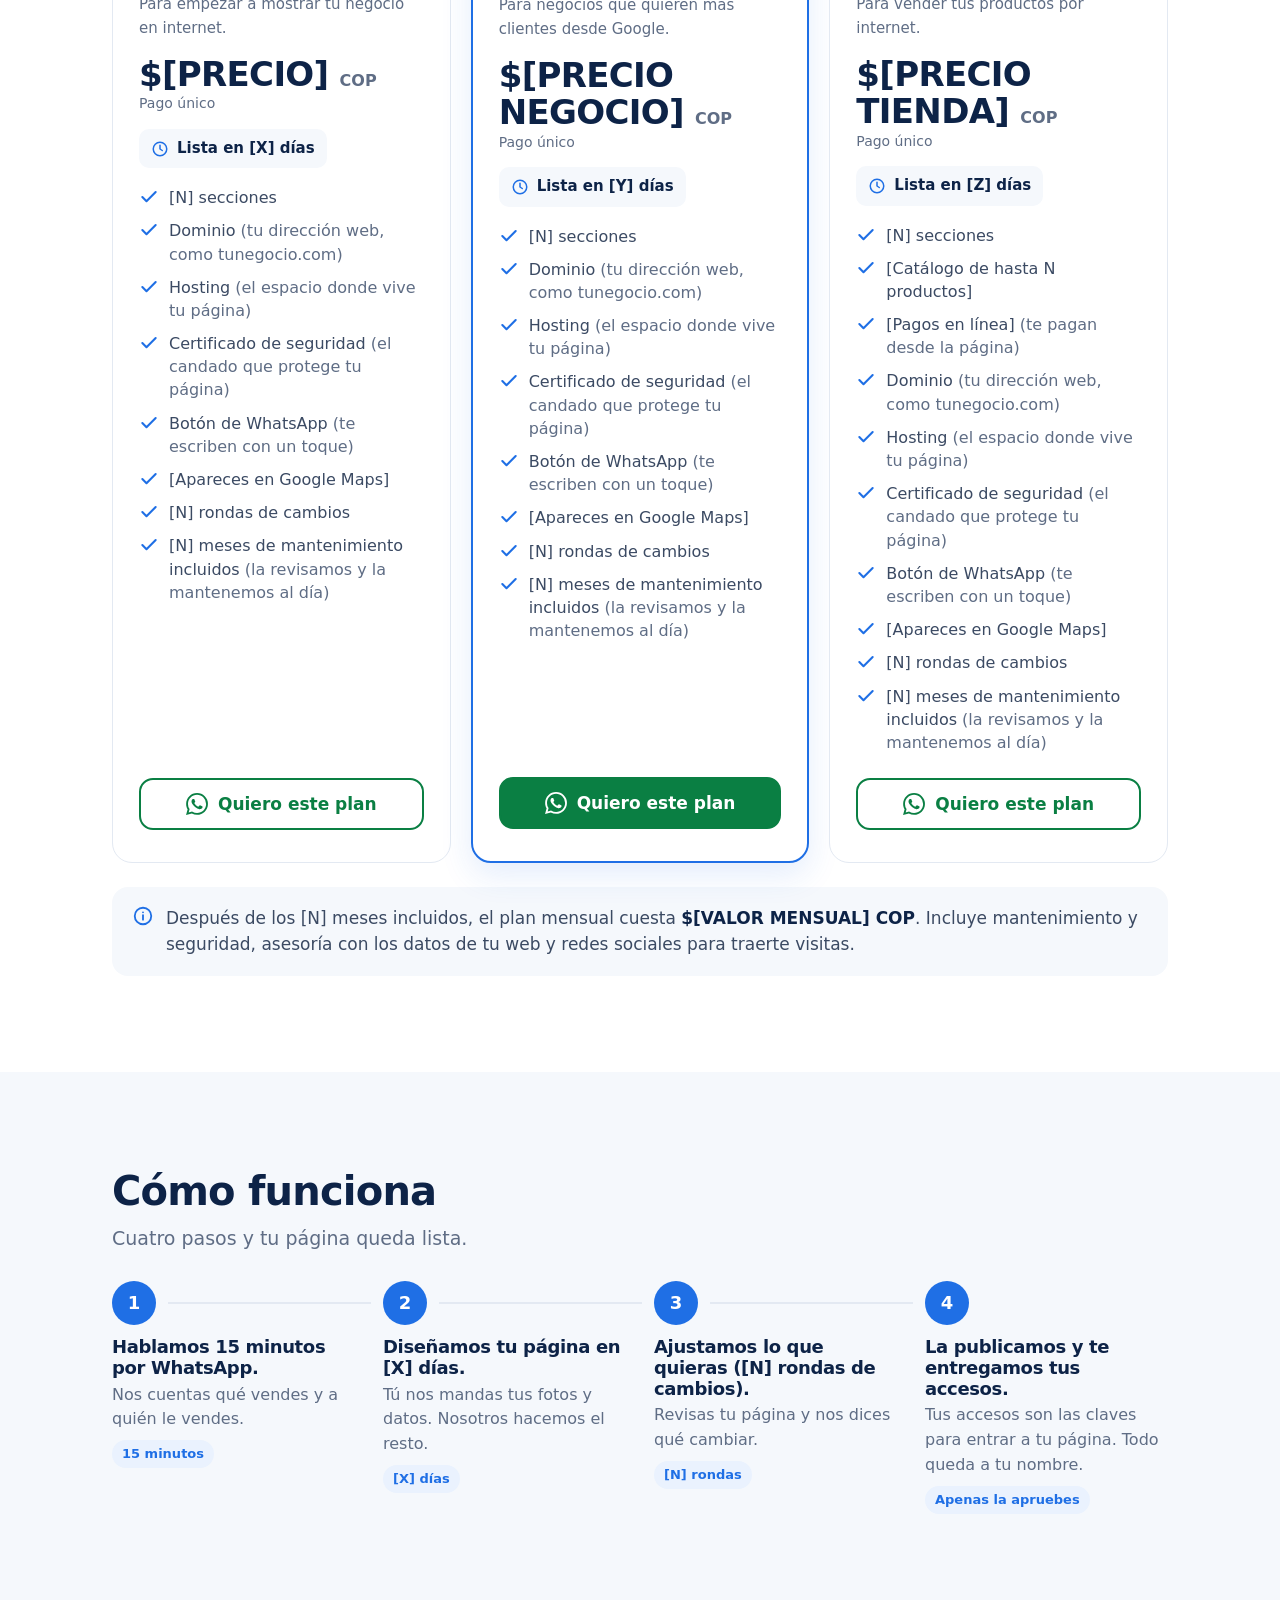
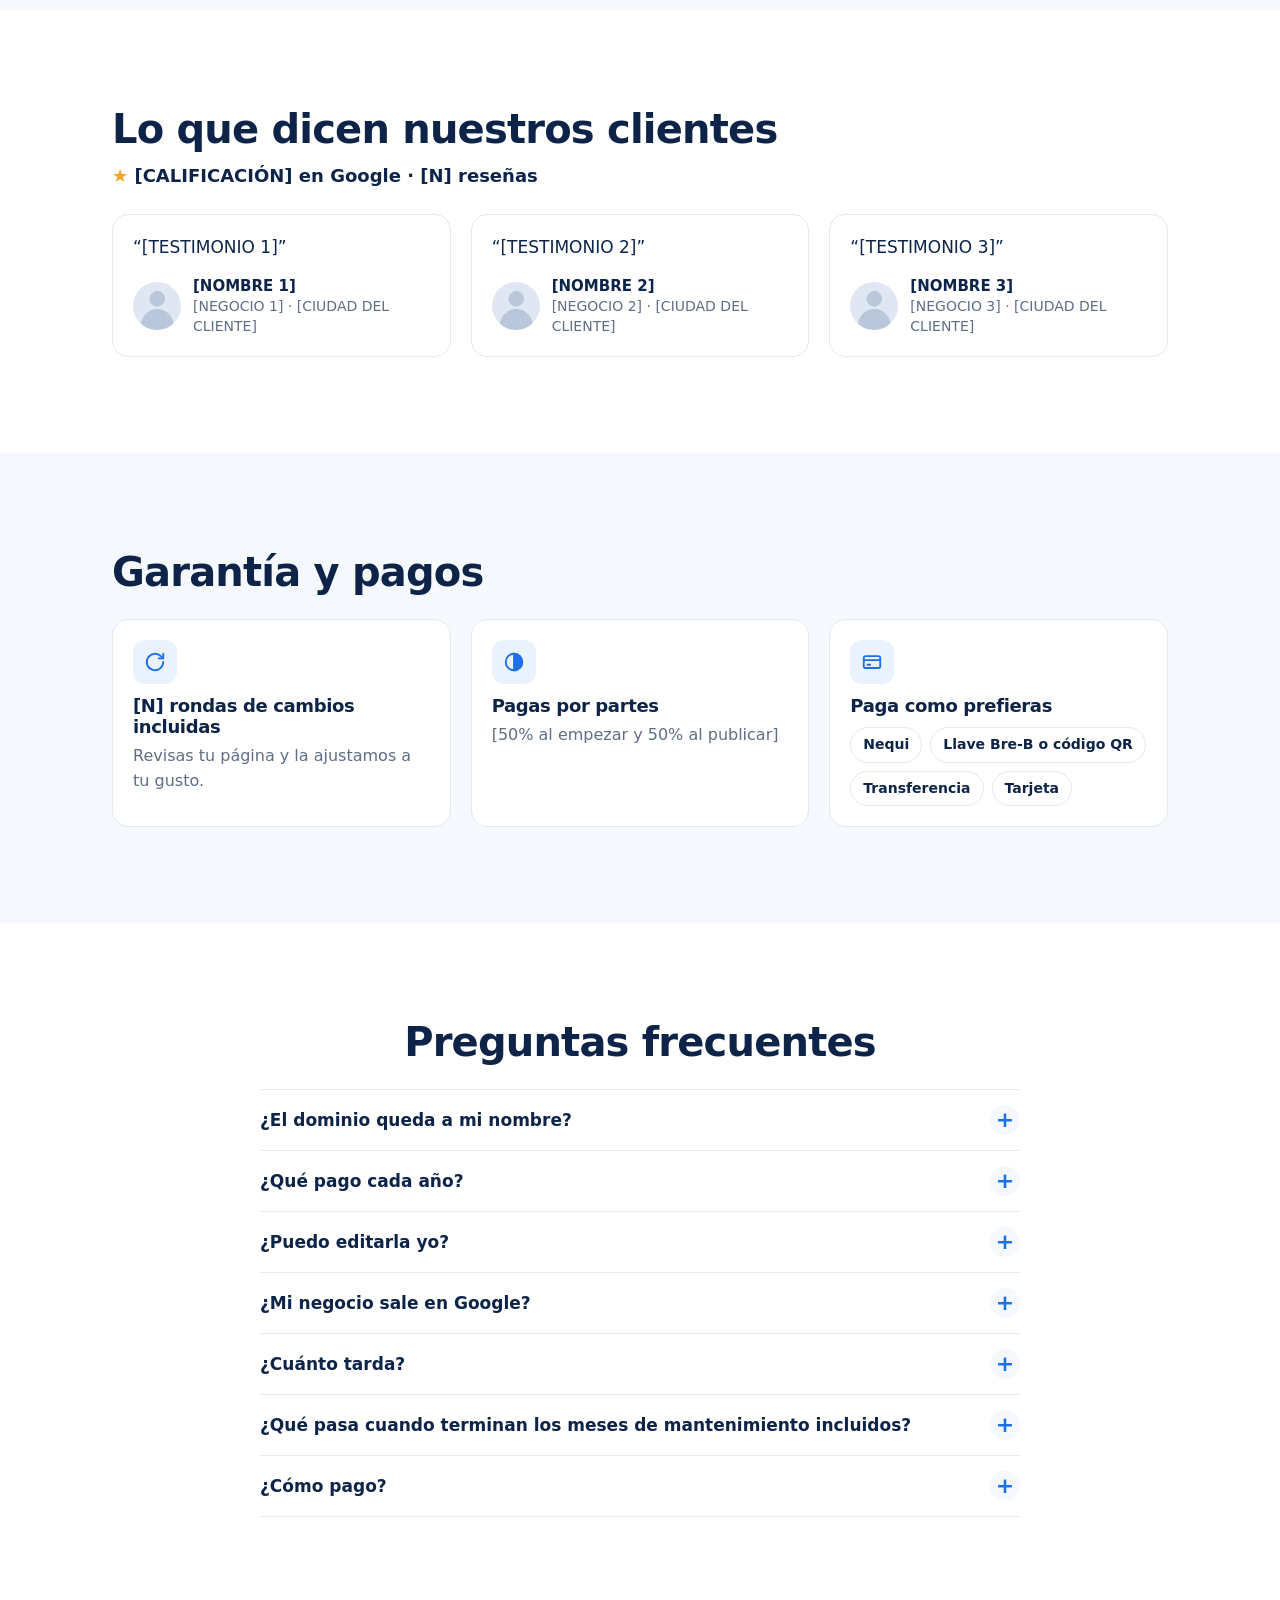
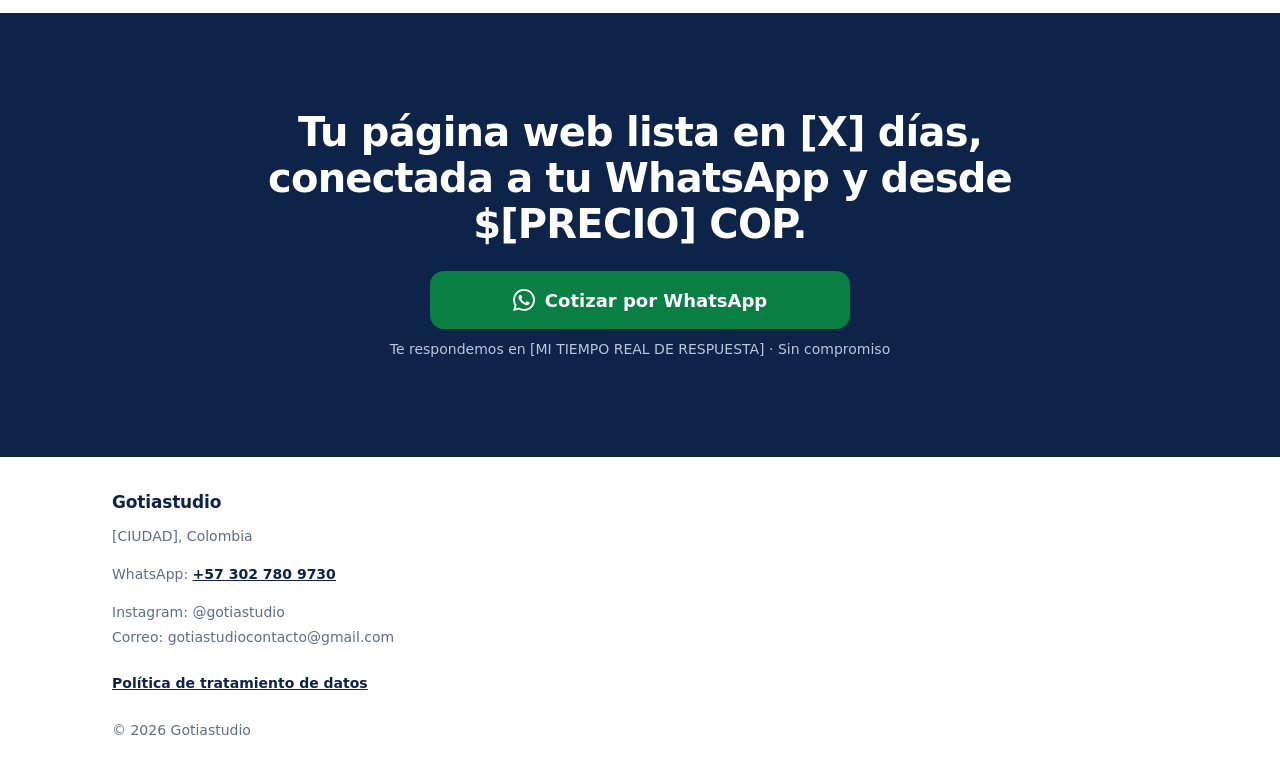
<file: landing.html>
<!doctype html>
<html lang="es-CO">
<head>
<!--
  Landing Gotiastudio · un solo objetivo: que te escriban por WhatsApp.
  Todo lo que está [ENTRE CORCHETES] es para que pongas tus datos reales.
  Las imágenes de muestra están en img/: reemplázalas con el mismo nombre y tamaño.
-->
<meta charset="utf-8">
<meta name="viewport" content="width=device-width, initial-scale=1, viewport-fit=cover">
<title>Páginas web para negocios en [CIUDAD] | Gotiastudio</title>
<meta name="description" content="Tu página web lista en [X] días y conectada a tu WhatsApp. Diseño, dominio y hosting incluidos. Desde $[PRECIO] COP. Negocios en [CIUDAD] y toda Colombia.">
<link rel="canonical" href="[URL DE LA PÁGINA]">
<meta name="theme-color" content="#ffffff">
<meta name="color-scheme" content="light">
<meta name="format-detection" content="telephone=no">

<!-- Para que el enlace se vea bien al compartirlo por WhatsApp -->
<meta property="og:type" content="website">
<meta property="og:locale" content="es_CO">
<meta property="og:site_name" content="Gotiastudio">
<meta property="og:title" content="Página web para tu negocio, lista en [X] días">
<meta property="og:description" content="Conectada a tu WhatsApp. Diseño, dominio y hosting incluidos. Desde $[PRECIO] COP en un solo pago.">
<meta property="og:url" content="[URL DE LA PÁGINA]">
<meta property="og:image" content="[URL DE LA PÁGINA]og-imagen.jpg">
<meta property="og:image:width" content="1200">
<meta property="og:image:height" content="630">
<meta property="og:image:alt" content="Página web para tu negocio, conectada a tu WhatsApp · Gotiastudio">
<meta name="twitter:card" content="summary_large_image">
<link rel="icon" href="logo.webp" type="image/webp">

<style>
:root{
  --azul:#1f6fe5;          /* marca */
  --azul-suave:#eaf2fe;
  --verde:#0a7f43;         /* WhatsApp: todos los botones */
  --verde-osc:#086a37;
  --tinta:#0d2347;         /* títulos */
  --texto:#3b4a63;
  --gris:#5f6d85;
  --linea:#e3e9f2;
  --fondo:#f5f8fc;
  --estrella:#f5a524;
  --radio:16px;
  --fuente:system-ui,-apple-system,"Segoe UI",Roboto,"Helvetica Neue",Arial,sans-serif;
}
*,*::before,*::after{box-sizing:border-box}
html{-webkit-text-size-adjust:100%}
body{margin:0;background:#fff;color:var(--texto);font:400 17px/1.55 var(--fuente);-webkit-font-smoothing:antialiased;padding-bottom:calc(80px + env(safe-area-inset-bottom))}
img{display:block;max-width:100%;height:auto}
h1,h2,h3{margin:0;color:var(--tinta);line-height:1.15;letter-spacing:-.02em}
p,ul,ol,figure,blockquote{margin:0;padding:0}
ul,ol{list-style:none}
a{color:inherit}
strong{color:var(--tinta)}
:focus-visible{outline:3px solid var(--azul);outline-offset:3px}
.ico{width:22px;height:22px;flex:none}
.wrap{max-width:1120px;margin:0 auto;padding:0 16px}
.sec{padding:56px 0}
.sec--fondo{background:var(--fondo)}
.h2{font-size:28px;font-weight:800}
.intro{margin-top:10px;color:var(--gris);max-width:36em}
.aclara{color:var(--gris);font-weight:400}   /* explicación al lado de una palabra técnica */

/* Botones */
.btn{display:flex;align-items:center;justify-content:center;gap:10px;width:100%;min-height:52px;padding:0 24px;border:2px solid var(--verde);border-radius:14px;background:var(--verde);color:#fff;font-size:17px;font-weight:700;text-decoration:none;transition:background-color .15s,border-color .15s}
.btn:hover{background:var(--verde-osc);border-color:var(--verde-osc)}
.btn--grande{min-height:58px;font-size:18px}
.btn--borde{background:#fff;color:var(--verde)}
.btn--borde:hover{background:#eef8f2;border-color:var(--verde)}
.nota{margin-top:10px;font-size:14px;color:var(--gris);text-align:center}

/* Barra superior: sin menú ni enlaces */
.top{border-bottom:1px solid var(--linea)}
.top .wrap{display:flex;align-items:center;justify-content:space-between;gap:12px;height:56px}
.marca{display:flex;align-items:center;gap:8px;font-size:19px;font-weight:800;color:var(--tinta);letter-spacing:-.01em}
.marca img{width:30px;height:30px}
.top__lugar{font-size:14px;color:var(--gris);text-align:right}

/* 1. Encabezado */
.hero{padding-top:28px;overflow:hidden}
.hero h1{font-size:clamp(28px,7.8vw,36px);font-weight:800;letter-spacing:-.025em}
.hero__sub{margin-top:14px;font-size:18px}
.hero__sub strong{white-space:nowrap}
.hero .btn{margin-top:22px}
.hero__cel{height:190px;margin-top:28px;overflow:hidden}
.cel{position:relative;width:248px;margin:0 auto;padding:9px 9px 0;border-radius:38px 38px 0 0;background:var(--tinta);box-shadow:0 18px 40px rgba(13,35,71,.18)}
.cel::before{content:"";position:absolute;top:17px;left:50%;width:66px;height:18px;margin-left:-33px;border-radius:12px;background:var(--tinta)}
.cel img{width:100%;border-radius:30px 30px 0 0}

/* 2. Prueba rápida */
.prueba{padding:28px 0 36px;background:var(--fondo);border-top:1px solid var(--linea)}
.prueba__datos{display:grid;grid-template-columns:1fr 1fr;gap:12px}
.dato{padding:14px 16px;border:1px solid var(--linea);border-radius:var(--radio);background:#fff}
.dato strong{display:block;font-size:24px;font-weight:800;line-height:1.25}
.dato > span{font-size:14px;color:var(--gris)}
.estrella{color:var(--estrella)}
.logos__titulo{margin-top:24px;font-size:14px;color:var(--gris);text-align:center}
.logos{display:grid;grid-template-columns:repeat(3,1fr);gap:10px;margin-top:12px}
.logos img{width:100%;border-radius:10px}

/* 3. El problema */
.dolor{display:grid;gap:12px;margin-top:24px}
.dolor li{display:flex;align-items:flex-start;gap:12px;padding:16px;border:1px solid var(--linea);border-radius:var(--radio);color:var(--tinta);font-weight:600}
.dolor .ico{width:28px;height:28px;padding:5px;border-radius:50%;background:var(--fondo);color:var(--gris)}
.solucion{margin-top:20px;padding:20px;border-radius:var(--radio);background:var(--azul-suave);color:var(--tinta);font-size:20px;font-weight:700;line-height:1.35}

/* 4. Portafolio */
.trabajos{display:grid;grid-template-columns:1fr 1fr;gap:12px;margin-top:28px}
.trabajo{display:flex;flex-direction:column;overflow:hidden;border:1px solid var(--linea);border-radius:var(--radio);background:#fff}
.trabajo__foto{padding:12px 12px 0;background:var(--fondo)}
.trabajo__foto img{width:100%;aspect-ratio:3/4;object-fit:cover;object-position:top;border:1px solid var(--linea);border-bottom:0;border-radius:12px 12px 0 0}
.trabajo__info{display:flex;flex:1;flex-direction:column;padding:12px 12px 0}
.trabajo h3{font-size:16px;letter-spacing:-.01em}
.trabajo__lugar{font-size:13px;color:var(--gris)}
.trabajo__resultado{display:flex;gap:6px;margin-top:8px;color:var(--azul);font-size:14px;font-weight:700;line-height:1.35}
.trabajo__resultado .ico{width:18px;height:18px}
.trabajo__enlace{display:flex;align-items:center;gap:6px;min-height:48px;margin-top:auto;color:var(--tinta);font-size:15px;font-weight:700;text-decoration:none}
.trabajo__enlace .ico{width:16px;height:16px}

/* 5. Planes */
.planes{display:grid;gap:24px;margin-top:32px}
.plan{position:relative;display:flex;flex-direction:column;padding:24px 20px;border:1px solid var(--linea);border-radius:20px;background:#fff}
.plan--top{border:2px solid var(--azul);box-shadow:0 12px 32px rgba(31,111,229,.12)}
.plan__etiqueta{position:absolute;top:-13px;left:20px;padding:3px 12px;border-radius:999px;background:var(--azul);color:#fff;font-size:13px;font-weight:700}
.plan h3{font-size:22px}
.plan__para{margin-top:4px;color:var(--gris);font-size:15px}
.plan__precio{margin-top:16px;color:var(--tinta);font-size:34px;font-weight:800;line-height:1.1;letter-spacing:-.02em;overflow-wrap:anywhere}
.plan__precio small{color:var(--gris);font-size:16px;font-weight:600;letter-spacing:0}
.plan__unico{color:var(--gris);font-size:14px}
.plan__plazo{display:inline-flex;align-items:center;gap:8px;align-self:flex-start;margin-top:14px;padding:8px 12px;border-radius:10px;background:var(--fondo);color:var(--tinta);font-size:15px;font-weight:700}
.plan__plazo .ico{width:18px;height:18px;color:var(--azul)}
.lista{display:grid;gap:10px;margin:18px 0 24px;font-size:16px;line-height:1.45}
.lista li{display:flex;gap:10px}
.lista .ico{width:20px;height:20px;margin-top:1px;color:var(--azul)}
.plan .btn{margin-top:auto}
.despues{display:flex;gap:12px;margin-top:24px;padding:18px 20px;border-radius:var(--radio);background:var(--fondo);font-size:16px}
.despues .ico{color:var(--azul)}

/* 6. Cómo funciona */
.pasos{display:grid;margin-top:28px}
.paso{position:relative;display:grid;grid-template-columns:44px 1fr;gap:14px;padding-bottom:24px}
.paso::before{content:"";position:absolute;top:48px;bottom:4px;left:21px;width:2px;background:var(--linea)}
.paso:last-child{padding-bottom:0}
.paso:last-child::before{display:none}
.paso__n{display:grid;place-items:center;width:44px;height:44px;border-radius:50%;background:var(--azul);color:#fff;font-size:18px;font-weight:800}
.paso h3{padding-top:9px;font-size:18px}
.paso p{margin-top:4px;color:var(--gris);font-size:16px}
.chip{display:inline-block;margin-top:8px;padding:4px 10px;border-radius:999px;background:var(--azul-suave);color:var(--azul);font-size:13px;font-weight:700}

/* 7. Testimonios */
.google{margin-top:10px;color:var(--tinta);font-weight:700}
.resenas{display:grid;gap:16px;margin-top:24px}
.resena{display:flex;flex-direction:column;gap:16px;padding:20px;border:1px solid var(--linea);border-radius:var(--radio);background:#fff}
.resena blockquote{color:var(--tinta);font-size:17px;line-height:1.5}
.resena figcaption{display:flex;align-items:center;gap:12px;margin-top:auto;color:var(--gris);font-size:14px;line-height:1.4}
.resena figcaption img{width:48px;height:48px;border-radius:50%}
.resena figcaption strong{display:block;font-size:15px}

/* 8. Garantía y pagos */
.garantia{display:grid;gap:12px;margin-top:24px}
.garantia > div{padding:20px;border:1px solid var(--linea);border-radius:var(--radio);background:#fff}
.icono{display:grid;place-items:center;width:44px;height:44px;margin-bottom:12px;border-radius:12px;background:var(--azul-suave);color:var(--azul)}
.garantia h3{font-size:18px}
.garantia p{margin-top:6px;color:var(--gris);font-size:16px}
.pagos{display:flex;flex-wrap:wrap;gap:8px;margin-top:10px}
.pagos li{padding:6px 12px;border:1px solid var(--linea);border-radius:999px;color:var(--tinta);font-size:14px;font-weight:600}

/* 9. Preguntas frecuentes (acordeón sin JavaScript) */
.faq{max-width:760px;margin-top:24px;border-top:1px solid var(--linea)}
.faq details{border-bottom:1px solid var(--linea)}
.faq summary{display:flex;align-items:center;justify-content:space-between;gap:16px;min-height:60px;padding:14px 0;color:var(--tinta);font-size:17px;font-weight:700;list-style:none;cursor:pointer}
.faq summary::-webkit-details-marker{display:none}
.faq summary::after{content:"+";display:grid;place-items:center;flex:none;width:30px;height:30px;border-radius:50%;background:var(--fondo);color:var(--azul);font-size:22px;font-weight:600;line-height:1}
.faq details[open] summary::after{content:"−"}
.faq details p{padding-bottom:18px;font-size:16px}

/* 10. Cierre y pie */
.cierre{background:var(--tinta);text-align:center}
.cierre h2{max-width:20em;margin:0 auto;color:#fff;font-size:28px;font-weight:800}
.cierre .btn{max-width:420px;margin:24px auto 0}
.cierre .nota{color:#b9c7e0}
.pie{padding:32px 0 24px;color:var(--gris);font-size:14px}
.pie .marca{font-size:17px}
.pie__datos{display:grid;gap:6px;margin-top:12px}
.pie__datos a{display:inline-block;padding:12px 0;color:var(--tinta);font-weight:600}
.pie__datos li{line-height:1.4}
.politica{margin-top:12px}
.politica summary{display:flex;align-items:center;min-height:48px;color:var(--tinta);font-weight:600;text-decoration:underline;cursor:pointer}
.politica div{display:grid;gap:8px;max-width:760px;padding-bottom:12px}
.copy{margin-top:12px}

/* Botón fijo de WhatsApp */
.fijo{position:fixed;right:0;bottom:0;left:0;z-index:10;padding:10px 16px calc(10px + env(safe-area-inset-bottom));border-top:1px solid var(--linea);background:rgba(255,255,255,.97);box-shadow:0 -6px 20px rgba(13,35,71,.08)}
.fijo .btn{min-height:54px}

@media (min-width:600px){
  .wrap{padding:0 24px}
  .planes,.resenas,.garantia{max-width:560px}
}

@media (min-width:900px){
  body{padding-bottom:0;font-size:18px}
  .wrap{padding:0 32px}
  .sec{padding:96px 0}
  .h2{font-size:40px}
  .intro{font-size:19px}
  .top .wrap{height:68px}
  .top__lugar{font-size:15px}
  .hero{padding-top:56px}
  .hero .wrap{display:grid;grid-template-columns:1.15fr .85fr;align-items:center;gap:48px}
  .hero__texto{padding-bottom:56px}
  .hero h1{font-size:50px}
  .hero__sub{font-size:20px;max-width:30em}
  .hero .btn{display:inline-flex;width:auto}
  .hero .nota{text-align:left}
  .hero__cel{align-self:end;height:470px;margin-top:0}
  .cel{width:290px}
  .prueba__datos{display:flex;justify-content:center;gap:16px}
  .dato{min-width:260px;text-align:center}
  .logos{grid-template-columns:repeat(6,1fr);max-width:960px;margin-left:auto;margin-right:auto}
  .dolor{grid-template-columns:repeat(3,1fr);gap:16px}
  .dolor li{flex-direction:column;padding:24px;font-size:19px}
  .solucion{padding:28px 32px;font-size:26px;text-align:center}
  .trabajos{grid-template-columns:repeat(3,1fr);gap:20px}
  .trabajo__info{padding:16px 16px 0}
  .trabajo h3{font-size:18px}
  .trabajo__lugar,.trabajo__resultado{font-size:15px}
  .planes,.resenas,.garantia{max-width:none}
  .planes{grid-template-columns:repeat(3,1fr);gap:20px;align-items:stretch}
  .plan{padding:32px 26px}
  .despues{justify-content:center;font-size:17px}
  .pasos{grid-template-columns:repeat(4,1fr);gap:28px}
  .paso{grid-template-columns:1fr;align-content:start;gap:12px;padding-bottom:0}
  .paso::before{top:21px;bottom:auto;left:56px;right:-16px;width:auto;height:2px}
  .paso:last-child::before{display:none}
  .paso h3{padding-top:0}
  .resenas{grid-template-columns:repeat(3,1fr);gap:20px}
  .garantia{grid-template-columns:repeat(3,1fr);gap:20px}
  .faq{margin-left:auto;margin-right:auto}
  .faq-titulo{text-align:center}
  .cierre h2{font-size:40px}
  .pie{padding-bottom:40px}
  .fijo{right:24px;bottom:24px;left:auto;padding:0;border:0;background:none;box-shadow:none}
  .fijo .btn{width:auto;padding:0 22px;box-shadow:0 10px 30px rgba(10,127,67,.35)}
}
</style>

<script>
/* Medición. Pon tus identificadores: mientras tengan corchetes no se carga nada.
   GA4: evento "click_whatsapp" con el parámetro "ubicacion" (encabezado, plan, cierre, boton_fijo).
   Meta: evento "Contact" en esos mismos clics. Clarity: grabaciones y mapas de calor. */
(function (w, d) {
  var GA4 = '[ID GA4]', PIXEL = '[ID PÍXEL META]', CLARITY = '[ID CLARITY]';
  var listo = function (id) { return id.indexOf('[') < 0; };
  var pendientes = [];

  w.dataLayer = w.dataLayer || [];
  w.gtag = function () { w.dataLayer.push(arguments); };
  if (listo(GA4)) {
    gtag('js', new Date());
    gtag('config', GA4);
    pendientes.push('https://www.googletagmanager.com/gtag/js?id=' + GA4);
  }

  if (listo(PIXEL)) {
    var f = w.fbq = function () { f.callMethod ? f.callMethod.apply(f, arguments) : f.queue.push(arguments); };
    w._fbq = f; f.push = f; f.loaded = true; f.version = '2.0'; f.queue = [];
    fbq('init', PIXEL);
    fbq('track', 'PageView');
    pendientes.push('https://connect.facebook.net/en_US/fbevents.js');
  }

  if (listo(CLARITY)) {
    w.clarity = w.clarity || function () { (w.clarity.q = w.clarity.q || []).push(arguments); };
    pendientes.push('https://www.clarity.ms/tag/' + CLARITY);
  }

  // Los scripts de medición se descargan cuando la página ya cargó, para no frenarla.
  // Los clics de antes quedan en cola y se envían al cargar.
  w.addEventListener('load', function () {
    var cargar = function () {
      pendientes.forEach(function (src) {
        var s = d.createElement('script');
        s.async = true; s.src = src;
        d.head.appendChild(s);
      });
    };
    'requestIdleCallback' in w ? w.requestIdleCallback(cargar, { timeout: 2000 }) : setTimeout(cargar, 1);
  });

  d.addEventListener('click', function (e) {
    var a = e.target.closest && e.target.closest('[data-wa]');
    if (!a) return;
    var datos = { ubicacion: a.getAttribute('data-wa') };
    if (a.getAttribute('data-plan')) datos.plan = a.getAttribute('data-plan');
    gtag('event', 'click_whatsapp', datos);
    if (w.fbq) fbq('track', 'Contact', datos);
  });
})(window, document);
</script>

<script type="application/ld+json">
{"@context":"https://schema.org","@type":"ProfessionalService","name":"Gotiastudio","description":"Páginas web para pymes y negocios en Colombia, conectadas a WhatsApp.","url":"[URL DE LA PÁGINA]","image":"[URL DE LA PÁGINA]og-imagen.jpg","telephone":"+573027809730","email":"gotiastudiocontacto@gmail.com","areaServed":{"@type":"Country","name":"Colombia"},"address":{"@type":"PostalAddress","addressLocality":"[CIUDAD]","addressCountry":"CO"},"sameAs":["https://www.instagram.com/gotiastudio/"]}
</script>
</head>
<body>
<noscript><img height="1" width="1" style="display:none" alt="" src="https://www.facebook.com/tr?id=[ID PÍXEL META]&amp;ev=PageView&amp;noscript=1"></noscript>

<svg width="0" height="0" style="position:absolute" aria-hidden="true">
  <symbol id="i-wa" viewBox="0 0 24 24" fill="currentColor"><path d="M17.47 14.38c-.3-.15-1.76-.87-2.03-.97-.27-.1-.47-.15-.67.15-.2.3-.77.97-.94 1.16-.17.2-.35.22-.64.07-.3-.15-1.26-.46-2.39-1.47-.88-.79-1.48-1.76-1.65-2.06-.17-.3-.02-.46.13-.6.13-.14.3-.35.45-.52.15-.18.2-.3.3-.5.1-.2.05-.37-.03-.52-.07-.15-.67-1.61-.92-2.2-.24-.59-.49-.5-.67-.51h-.57c-.2 0-.52.07-.79.37-.27.3-1.04 1.02-1.04 2.48s1.07 2.88 1.21 3.07c.15.2 2.1 3.2 5.08 4.49.71.31 1.26.49 1.7.63.71.22 1.36.19 1.87.12.57-.09 1.76-.72 2-1.42.25-.69.25-1.29.18-1.41-.08-.13-.28-.2-.57-.35m-5.42 7.4h-.01a9.87 9.87 0 0 1-5.03-1.38l-.36-.21-3.74.98 1-3.65-.24-.37a9.86 9.86 0 0 1-1.51-5.26c0-5.45 4.44-9.88 9.89-9.88 2.64 0 5.12 1.03 6.99 2.9a9.83 9.83 0 0 1 2.89 6.99c0 5.45-4.44 9.88-9.88 9.88m8.41-18.3A11.82 11.82 0 0 0 12.05 0C5.5 0 .16 5.34.16 11.89c0 2.1.55 4.14 1.59 5.95L.06 24l6.3-1.65a11.88 11.88 0 0 0 5.69 1.45h.01c6.55 0 11.89-5.34 11.89-11.89a11.82 11.82 0 0 0-3.48-8.41z"/></symbol>
  <symbol id="i-check" viewBox="0 0 24 24" fill="none" stroke="currentColor" stroke-width="2.5" stroke-linecap="round" stroke-linejoin="round"><path d="M20 6 9 17l-5-5"/></symbol>
  <symbol id="i-x" viewBox="0 0 24 24" fill="none" stroke="currentColor" stroke-width="2.5" stroke-linecap="round"><path d="M18 6 6 18M6 6l12 12"/></symbol>
  <symbol id="i-reloj" viewBox="0 0 24 24" fill="none" stroke="currentColor" stroke-width="2" stroke-linecap="round" stroke-linejoin="round"><circle cx="12" cy="12" r="9"/><path d="M12 7v5l3 2"/></symbol>
  <symbol id="i-abrir" viewBox="0 0 24 24" fill="none" stroke="currentColor" stroke-width="2.2" stroke-linecap="round" stroke-linejoin="round"><path d="M7 17 17 7M9 7h8v8"/></symbol>
  <symbol id="i-sube" viewBox="0 0 24 24" fill="none" stroke="currentColor" stroke-width="2.2" stroke-linecap="round" stroke-linejoin="round"><path d="m3 17 6-6 4 4 8-8"/><path d="M15 7h6v6"/></symbol>
  <symbol id="i-info" viewBox="0 0 24 24" fill="none" stroke="currentColor" stroke-width="2" stroke-linecap="round"><circle cx="12" cy="12" r="9"/><path d="M12 11v5M12 8h.01"/></symbol>
  <symbol id="i-cambios" viewBox="0 0 24 24" fill="none" stroke="currentColor" stroke-width="2" stroke-linecap="round" stroke-linejoin="round"><path d="M21 12a9 9 0 1 1-2.64-6.36L21 8"/><path d="M21 3v5h-5"/></symbol>
  <symbol id="i-partes" viewBox="0 0 24 24" fill="none" stroke="currentColor" stroke-width="2"><circle cx="12" cy="12" r="9"/><path d="M12 3a9 9 0 0 1 0 18z" fill="currentColor"/></symbol>
  <symbol id="i-pago" viewBox="0 0 24 24" fill="none" stroke="currentColor" stroke-width="2" stroke-linecap="round" stroke-linejoin="round"><rect x="3" y="5.5" width="18" height="13" rx="2"/><path d="M3 10h18M7 15h3"/></symbol>
</svg>

<header class="top">
  <div class="wrap">
    <span class="marca"><img src="logo.webp" width="64" height="64" alt="">Gotiastudio</span>
    <span class="top__lugar">Diseño web · Colombia</span>
  </div>
</header>

<main>
  <!-- 1. Encabezado: debe decir lo mismo que tus anuncios (precio, plazo y promesa) -->
  <section class="hero">
    <div class="wrap">
      <div class="hero__texto">
        <h1>Página web para tu negocio, lista en [X] días y conectada a tu WhatsApp</h1>
        <p class="hero__sub">Diseño, dominio <span class="aclara">(tu dirección web)</span> y hosting <span class="aclara">(donde vive tu página)</span> incluidos. Desde <strong>$[PRECIO] COP</strong> en un solo pago.</p>
        <a class="btn btn--grande" href="https://wa.me/573027809730?text=Hola%2C%20vi%20su%20p%C3%A1gina%20y%20quiero%20una%20web%20para%20mi%20negocio%20de%20___" target="_blank" rel="noopener" data-wa="encabezado"><svg class="ico" aria-hidden="true"><use href="#i-wa"/></svg>Cotizar por WhatsApp</a>
        <p class="nota">Te respondemos en [MI TIEMPO REAL DE RESPUESTA] · Sin compromiso</p>
      </div>
      <div class="hero__cel">
        <div class="cel">
          <img src="hero-celular.webp" width="540" height="1170" fetchpriority="high" alt="Página web hecha por Gotiastudio, vista en un celular">
        </div>
      </div>
    </div>
  </section>

  <!-- 2. Prueba rápida -->
  <section class="prueba" aria-label="Clientes y reseñas">
    <div class="wrap">
      <div class="prueba__datos">
        <p class="dato"><strong>[N]</strong><span>webs entregadas</span></p>
        <p class="dato"><strong>[CALIFICACIÓN] <span class="estrella">★</span></strong><span>en Google · [N] reseñas</span></p>
      </div>
      <p class="logos__titulo">Negocios que ya tienen su página con nosotros</p>
      <ul class="logos">
        <li><img src="logo-cliente-1.webp" width="240" height="96" loading="lazy" decoding="async" alt="[NOMBRE DEL CLIENTE 1]"></li>
        <li><img src="logo-cliente-2.webp" width="240" height="96" loading="lazy" decoding="async" alt="[NOMBRE DEL CLIENTE 2]"></li>
        <li><img src="logo-cliente-3.webp" width="240" height="96" loading="lazy" decoding="async" alt="[NOMBRE DEL CLIENTE 3]"></li>
        <li><img src="logo-cliente-4.webp" width="240" height="96" loading="lazy" decoding="async" alt="[NOMBRE DEL CLIENTE 4]"></li>
        <li><img src="logo-cliente-5.webp" width="240" height="96" loading="lazy" decoding="async" alt="[NOMBRE DEL CLIENTE 5]"></li>
        <li><img src="logo-cliente-6.webp" width="240" height="96" loading="lazy" decoding="async" alt="[NOMBRE DEL CLIENTE 6]"></li>
      </ul>
    </div>
  </section>

  <!-- 3. El problema -->
  <section class="sec">
    <div class="wrap">
      <h2 class="h2">¿Te suena familiar?</h2>
      <ul class="dolor">
        <li><svg class="ico" aria-hidden="true"><use href="#i-x"/></svg>Vendes solo por redes y dependes del algoritmo.</li>
        <li><svg class="ico" aria-hidden="true"><use href="#i-x"/></svg>Tus clientes te buscan en Google y no apareces.</li>
        <li><svg class="ico" aria-hidden="true"><use href="#i-x"/></svg>Sin página web, tu negocio se ve menos serio.</li>
      </ul>
      <p class="solucion">Instagram te da seguidores; tu página te ayuda a convertirlos en clientes.</p>
    </div>
  </section>

  <!-- 4. Portafolio: de 3 a 6 webs reales (borra las tarjetas que sobren) -->
  <section class="sec sec--fondo">
    <div class="wrap">
      <h2 class="h2">Webs reales que ya entregamos</h2>
      <p class="intro">Ábrelas y pruébalas desde tu celular.</p>
      <ul class="trabajos">
        <li class="trabajo">
          <div class="trabajo__foto"><img src="portafolio-1.webp" width="400" height="720" loading="lazy" decoding="async" alt="Página de [NOMBRE DEL NEGOCIO 1] en un celular"></div>
          <div class="trabajo__info">
            <h3>[NOMBRE DEL NEGOCIO 1]</h3>
            <p class="trabajo__lugar">[CIUDAD DEL CLIENTE]</p>
            <p class="trabajo__resultado"><svg class="ico" aria-hidden="true"><use href="#i-sube"/></svg>[RESULTADO 1]</p>
            <a class="trabajo__enlace" href="[ENLACE 1]" target="_blank" rel="noopener">Ver la página<svg class="ico" aria-hidden="true"><use href="#i-abrir"/></svg></a>
          </div>
        </li>
        <li class="trabajo">
          <div class="trabajo__foto"><img src="portafolio-2.webp" width="400" height="720" loading="lazy" decoding="async" alt="Página de [NOMBRE DEL NEGOCIO 2] en un celular"></div>
          <div class="trabajo__info">
            <h3>[NOMBRE DEL NEGOCIO 2]</h3>
            <p class="trabajo__lugar">[CIUDAD DEL CLIENTE]</p>
            <p class="trabajo__resultado"><svg class="ico" aria-hidden="true"><use href="#i-sube"/></svg>[RESULTADO 2]</p>
            <a class="trabajo__enlace" href="[ENLACE 2]" target="_blank" rel="noopener">Ver la página<svg class="ico" aria-hidden="true"><use href="#i-abrir"/></svg></a>
          </div>
        </li>
        <li class="trabajo">
          <div class="trabajo__foto"><img src="portafolio-3.webp" width="400" height="720" loading="lazy" decoding="async" alt="Página de [NOMBRE DEL NEGOCIO 3] en un celular"></div>
          <div class="trabajo__info">
            <h3>[NOMBRE DEL NEGOCIO 3]</h3>
            <p class="trabajo__lugar">[CIUDAD DEL CLIENTE]</p>
            <p class="trabajo__resultado"><svg class="ico" aria-hidden="true"><use href="#i-sube"/></svg>[RESULTADO 3]</p>
            <a class="trabajo__enlace" href="[ENLACE 3]" target="_blank" rel="noopener">Ver la página<svg class="ico" aria-hidden="true"><use href="#i-abrir"/></svg></a>
          </div>
        </li>
        <li class="trabajo">
          <div class="trabajo__foto"><img src="portafolio-4.webp" width="400" height="720" loading="lazy" decoding="async" alt="Página de [NOMBRE DEL NEGOCIO 4] en un celular"></div>
          <div class="trabajo__info">
            <h3>[NOMBRE DEL NEGOCIO 4]</h3>
            <p class="trabajo__lugar">[CIUDAD DEL CLIENTE]</p>
            <p class="trabajo__resultado"><svg class="ico" aria-hidden="true"><use href="#i-sube"/></svg>[RESULTADO 4]</p>
            <a class="trabajo__enlace" href="[ENLACE 4]" target="_blank" rel="noopener">Ver la página<svg class="ico" aria-hidden="true"><use href="#i-abrir"/></svg></a>
          </div>
        </li>
        <li class="trabajo">
          <div class="trabajo__foto"><img src="portafolio-5.webp" width="400" height="720" loading="lazy" decoding="async" alt="Página de [NOMBRE DEL NEGOCIO 5] en un celular"></div>
          <div class="trabajo__info">
            <h3>[NOMBRE DEL NEGOCIO 5]</h3>
            <p class="trabajo__lugar">[CIUDAD DEL CLIENTE]</p>
            <p class="trabajo__resultado"><svg class="ico" aria-hidden="true"><use href="#i-sube"/></svg>[RESULTADO 5]</p>
            <a class="trabajo__enlace" href="[ENLACE 5]" target="_blank" rel="noopener">Ver la página<svg class="ico" aria-hidden="true"><use href="#i-abrir"/></svg></a>
          </div>
        </li>
        <li class="trabajo">
          <div class="trabajo__foto"><img src="portafolio-6.webp" width="400" height="720" loading="lazy" decoding="async" alt="Página de [NOMBRE DEL NEGOCIO 6] en un celular"></div>
          <div class="trabajo__info">
            <h3>[NOMBRE DEL NEGOCIO 6]</h3>
            <p class="trabajo__lugar">[CIUDAD DEL CLIENTE]</p>
            <p class="trabajo__resultado"><svg class="ico" aria-hidden="true"><use href="#i-sube"/></svg>[RESULTADO 6]</p>
            <a class="trabajo__enlace" href="[ENLACE 6]" target="_blank" rel="noopener">Ver la página<svg class="ico" aria-hidden="true"><use href="#i-abrir"/></svg></a>
          </div>
        </li>
      </ul>
    </div>
  </section>

  <!-- 5. Planes y precios -->
  <section class="sec">
    <div class="wrap">
      <h2 class="h2">Paquetes y precios</h2>
      <p class="intro">Precios en pesos colombianos. Pagas una sola vez por tu página.</p>
      <div class="planes">
        <article class="plan">
          <h3>Emprendedor</h3>
          <p class="plan__para">Para empezar a mostrar tu negocio en internet.</p>
          <p class="plan__precio">$[PRECIO] <small>COP</small></p>
          <p class="plan__unico">Pago único</p>
          <p class="plan__plazo"><svg class="ico" aria-hidden="true"><use href="#i-reloj"/></svg>Lista en [X] días</p>
          <ul class="lista">
            <li><svg class="ico" aria-hidden="true"><use href="#i-check"/></svg><span>[N] secciones</span></li>
            <li><svg class="ico" aria-hidden="true"><use href="#i-check"/></svg><span>Dominio <span class="aclara">(tu dirección web, como tunegocio.com)</span></span></li>
            <li><svg class="ico" aria-hidden="true"><use href="#i-check"/></svg><span>Hosting <span class="aclara">(el espacio donde vive tu página)</span></span></li>
            <li><svg class="ico" aria-hidden="true"><use href="#i-check"/></svg><span>Certificado de seguridad <span class="aclara">(el candado que protege tu página)</span></span></li>
            <li><svg class="ico" aria-hidden="true"><use href="#i-check"/></svg><span>Botón de WhatsApp <span class="aclara">(te escriben con un toque)</span></span></li>
            <li><svg class="ico" aria-hidden="true"><use href="#i-check"/></svg><span>[Apareces en Google Maps]</span></li>
            <li><svg class="ico" aria-hidden="true"><use href="#i-check"/></svg><span>[N] rondas de cambios</span></li>
            <li><svg class="ico" aria-hidden="true"><use href="#i-check"/></svg><span>[N] meses de mantenimiento incluidos <span class="aclara">(la revisamos y la mantenemos al día)</span></span></li>
          </ul>
          <a class="btn btn--borde" href="https://wa.me/573027809730?text=Hola%2C%20me%20interesa%20el%20plan%20Emprendedor.%20Mi%20negocio%20es%20___" target="_blank" rel="noopener" data-wa="plan" data-plan="Emprendedor"><svg class="ico" aria-hidden="true"><use href="#i-wa"/></svg>Quiero este plan</a>
        </article>

        <article class="plan plan--top">
          <span class="plan__etiqueta">Recomendado</span>
          <h3>Negocio</h3>
          <p class="plan__para">Para negocios que quieren más clientes desde Google.</p>
          <p class="plan__precio">$[PRECIO NEGOCIO] <small>COP</small></p>
          <p class="plan__unico">Pago único</p>
          <p class="plan__plazo"><svg class="ico" aria-hidden="true"><use href="#i-reloj"/></svg>Lista en [Y] días</p>
          <ul class="lista">
            <li><svg class="ico" aria-hidden="true"><use href="#i-check"/></svg><span>[N] secciones</span></li>
            <li><svg class="ico" aria-hidden="true"><use href="#i-check"/></svg><span>Dominio <span class="aclara">(tu dirección web, como tunegocio.com)</span></span></li>
            <li><svg class="ico" aria-hidden="true"><use href="#i-check"/></svg><span>Hosting <span class="aclara">(el espacio donde vive tu página)</span></span></li>
            <li><svg class="ico" aria-hidden="true"><use href="#i-check"/></svg><span>Certificado de seguridad <span class="aclara">(el candado que protege tu página)</span></span></li>
            <li><svg class="ico" aria-hidden="true"><use href="#i-check"/></svg><span>Botón de WhatsApp <span class="aclara">(te escriben con un toque)</span></span></li>
            <li><svg class="ico" aria-hidden="true"><use href="#i-check"/></svg><span>[Apareces en Google Maps]</span></li>
            <li><svg class="ico" aria-hidden="true"><use href="#i-check"/></svg><span>[N] rondas de cambios</span></li>
            <li><svg class="ico" aria-hidden="true"><use href="#i-check"/></svg><span>[N] meses de mantenimiento incluidos <span class="aclara">(la revisamos y la mantenemos al día)</span></span></li>
          </ul>
          <a class="btn" href="https://wa.me/573027809730?text=Hola%2C%20me%20interesa%20el%20plan%20Negocio.%20Mi%20negocio%20es%20___" target="_blank" rel="noopener" data-wa="plan" data-plan="Negocio"><svg class="ico" aria-hidden="true"><use href="#i-wa"/></svg>Quiero este plan</a>
        </article>

        <article class="plan">
          <h3>Tienda online</h3>
          <p class="plan__para">Para vender tus productos por internet.</p>
          <p class="plan__precio">$[PRECIO TIENDA] <small>COP</small></p>
          <p class="plan__unico">Pago único</p>
          <p class="plan__plazo"><svg class="ico" aria-hidden="true"><use href="#i-reloj"/></svg>Lista en [Z] días</p>
          <ul class="lista">
            <li><svg class="ico" aria-hidden="true"><use href="#i-check"/></svg><span>[N] secciones</span></li>
            <li><svg class="ico" aria-hidden="true"><use href="#i-check"/></svg><span>[Catálogo de hasta N productos]</span></li>
            <li><svg class="ico" aria-hidden="true"><use href="#i-check"/></svg><span>[Pagos en línea] <span class="aclara">(te pagan desde la página)</span></span></li>
            <li><svg class="ico" aria-hidden="true"><use href="#i-check"/></svg><span>Dominio <span class="aclara">(tu dirección web, como tunegocio.com)</span></span></li>
            <li><svg class="ico" aria-hidden="true"><use href="#i-check"/></svg><span>Hosting <span class="aclara">(el espacio donde vive tu página)</span></span></li>
            <li><svg class="ico" aria-hidden="true"><use href="#i-check"/></svg><span>Certificado de seguridad <span class="aclara">(el candado que protege tu página)</span></span></li>
            <li><svg class="ico" aria-hidden="true"><use href="#i-check"/></svg><span>Botón de WhatsApp <span class="aclara">(te escriben con un toque)</span></span></li>
            <li><svg class="ico" aria-hidden="true"><use href="#i-check"/></svg><span>[Apareces en Google Maps]</span></li>
            <li><svg class="ico" aria-hidden="true"><use href="#i-check"/></svg><span>[N] rondas de cambios</span></li>
            <li><svg class="ico" aria-hidden="true"><use href="#i-check"/></svg><span>[N] meses de mantenimiento incluidos <span class="aclara">(la revisamos y la mantenemos al día)</span></span></li>
          </ul>
          <a class="btn btn--borde" href="https://wa.me/573027809730?text=Hola%2C%20me%20interesa%20el%20plan%20Tienda%20online.%20Mi%20negocio%20es%20___" target="_blank" rel="noopener" data-wa="plan" data-plan="Tienda online"><svg class="ico" aria-hidden="true"><use href="#i-wa"/></svg>Quiero este plan</a>
        </article>
      </div>
      <p class="despues"><svg class="ico" aria-hidden="true"><use href="#i-info"/></svg><span>Después de los [N] meses incluidos, el plan mensual cuesta <strong>$[VALOR MENSUAL] COP</strong>. Incluye mantenimiento y seguridad, asesoría con los datos de tu web y redes sociales para traerte visitas.</span></p>
    </div>
  </section>

  <!-- 6. Cómo funciona -->
  <section class="sec sec--fondo">
    <div class="wrap">
      <h2 class="h2">Cómo funciona</h2>
      <p class="intro">Cuatro pasos y tu página queda lista.</p>
      <ol class="pasos">
        <li class="paso">
          <span class="paso__n">1</span>
          <div>
            <h3>Hablamos 15 minutos por WhatsApp.</h3>
            <p>Nos cuentas qué vendes y a quién le vendes.</p>
            <span class="chip">15 minutos</span>
          </div>
        </li>
        <li class="paso">
          <span class="paso__n">2</span>
          <div>
            <h3>Diseñamos tu página en [X] días.</h3>
            <p>Tú nos mandas tus fotos y datos. Nosotros hacemos el resto.</p>
            <span class="chip">[X] días</span>
          </div>
        </li>
        <li class="paso">
          <span class="paso__n">3</span>
          <div>
            <h3>Ajustamos lo que quieras ([N] rondas de cambios).</h3>
            <p>Revisas tu página y nos dices qué cambiar.</p>
            <span class="chip">[N] rondas</span>
          </div>
        </li>
        <li class="paso">
          <span class="paso__n">4</span>
          <div>
            <h3>La publicamos y te entregamos tus accesos.</h3>
            <p>Tus accesos son las claves para entrar a tu página. Todo queda a tu nombre.</p>
            <span class="chip">Apenas la apruebes</span>
          </div>
        </li>
      </ol>
    </div>
  </section>

  <!-- 7. Testimonios reales: foto, nombre, negocio, ciudad y resultado en palabras del cliente -->
  <section class="sec">
    <div class="wrap">
      <h2 class="h2">Lo que dicen nuestros clientes</h2>
      <p class="google"><span class="estrella">★</span> [CALIFICACIÓN] en Google · [N] reseñas</p>
      <div class="resenas">
        <figure class="resena">
          <blockquote>“[TESTIMONIO 1]”</blockquote>
          <figcaption><img src="cliente-1.webp" width="96" height="96" loading="lazy" decoding="async" alt=""><span><strong>[NOMBRE 1]</strong>[NEGOCIO 1] · [CIUDAD DEL CLIENTE]</span></figcaption>
        </figure>
        <figure class="resena">
          <blockquote>“[TESTIMONIO 2]”</blockquote>
          <figcaption><img src="cliente-2.webp" width="96" height="96" loading="lazy" decoding="async" alt=""><span><strong>[NOMBRE 2]</strong>[NEGOCIO 2] · [CIUDAD DEL CLIENTE]</span></figcaption>
        </figure>
        <figure class="resena">
          <blockquote>“[TESTIMONIO 3]”</blockquote>
          <figcaption><img src="cliente-3.webp" width="96" height="96" loading="lazy" decoding="async" alt=""><span><strong>[NOMBRE 3]</strong>[NEGOCIO 3] · [CIUDAD DEL CLIENTE]</span></figcaption>
        </figure>
      </div>
      <!-- Capturas de chats de WhatsApp: SOLO con permiso escrito del cliente. Para usarlas, quita este comentario:
      <ul class="trabajos">
        <li class="trabajo"><div class="trabajo__foto"><img src="img/chat-1.webp" width="400" height="720" loading="lazy" decoding="async" alt="Mensaje de un cliente por WhatsApp"></div></li>
      </ul>
      -->
    </div>
  </section>

  <!-- 8. Garantía y pagos -->
  <section class="sec sec--fondo">
    <div class="wrap">
      <h2 class="h2">Garantía y pagos</h2>
      <div class="garantia">
        <div>
          <span class="icono"><svg class="ico" aria-hidden="true"><use href="#i-cambios"/></svg></span>
          <h3>[N] rondas de cambios incluidas</h3>
          <p>Revisas tu página y la ajustamos a tu gusto.</p>
        </div>
        <div>
          <span class="icono"><svg class="ico" aria-hidden="true"><use href="#i-partes"/></svg></span>
          <h3>Pagas por partes</h3>
          <p>[50% al empezar y 50% al publicar]</p>
        </div>
        <div>
          <span class="icono"><svg class="ico" aria-hidden="true"><use href="#i-pago"/></svg></span>
          <h3>Paga como prefieras</h3>
          <ul class="pagos">
            <li>Nequi</li>
            <li>Llave Bre-B o código QR</li>
            <li>Transferencia</li>
            <li>Tarjeta</li>
          </ul>
        </div>
      </div>
    </div>
  </section>

  <!-- 9. Preguntas frecuentes: revisa que cada respuesta sea como trabajas tú -->
  <section class="sec">
    <div class="wrap">
      <h2 class="h2 faq-titulo">Preguntas frecuentes</h2>
      <div class="faq">
        <details>
          <summary>¿El dominio queda a mi nombre?</summary>
          <p>Sí. Tu dominio <span class="aclara">(tu dirección web)</span> se registra a tu nombre. Es tuyo, aunque dejes de trabajar con nosotros.</p>
        </details>
        <details>
          <summary>¿Qué pago cada año?</summary>
          <p>Solo la renovación del dominio y el hosting <span class="aclara">(el espacio donde vive tu página)</span>: $[VALOR ANUAL] COP al año. [El primer año va incluido en tu plan.]</p>
        </details>
        <details>
          <summary>¿Puedo editarla yo?</summary>
          <p>Sí. Te entregamos tus accesos y te enseñamos a cambiar textos y fotos. Si prefieres, lo hacemos nosotros.</p>
        </details>
        <details>
          <summary>¿Mi negocio sale en Google?</summary>
          <p>Sí. Dejamos tu página lista para que Google la encuentre. Eso se llama SEO <span class="aclara">(ayudar a que te encuentren en Google)</span>. [Con los paquetes Negocio y Tienda online también apareces en Google Maps.] Llegar a los primeros puestos toma tiempo. Nadie serio te lo promete en días.</p>
        </details>
        <details>
          <summary>¿Cuánto tarda?</summary>
          <p>Emprendedor: [X] días. Negocio: [Y] días. Tienda online: [Z] días. Contamos desde que nos envías tus fotos y datos.</p>
        </details>
        <details>
          <summary>¿Qué pasa cuando terminan los meses de mantenimiento incluidos?</summary>
          <p>Puedes seguir con el plan mensual de $[VALOR MENSUAL] COP. Incluye mantenimiento, seguridad, asesoría con tus datos y redes sociales. [Si no lo tomas, tu página sigue funcionando igual.]</p>
        </details>
        <details>
          <summary>¿Cómo pago?</summary>
          <p>Pagas por partes: [50% al empezar y 50% al publicar]. Recibimos Nequi, llave Bre-B o código QR, transferencia y tarjeta.</p>
        </details>
      </div>
    </div>
  </section>

  <!-- 10. Cierre -->
  <section class="sec cierre">
    <div class="wrap">
      <h2>Tu página web lista en [X] días, conectada a tu WhatsApp y desde $[PRECIO] COP.</h2>
      <a class="btn btn--grande" href="https://wa.me/573027809730?text=Hola%2C%20vi%20su%20p%C3%A1gina%20y%20quiero%20una%20web%20para%20mi%20negocio%20de%20___" target="_blank" rel="noopener" data-wa="cierre"><svg class="ico" aria-hidden="true"><use href="#i-wa"/></svg>Cotizar por WhatsApp</a>
      <p class="nota">Te respondemos en [MI TIEMPO REAL DE RESPUESTA] · Sin compromiso</p>
    </div>
  </section>
</main>

<footer class="pie">
  <div class="wrap">
    <p class="marca">Gotiastudio</p>
    <ul class="pie__datos">
      <li>[CIUDAD], Colombia</li>
      <li>WhatsApp: <a href="https://wa.me/573027809730?text=Hola%2C%20vi%20su%20p%C3%A1gina%20y%20quiero%20una%20web%20para%20mi%20negocio%20de%20___" target="_blank" rel="noopener" data-wa="cierre">+57 302 780 9730</a></li>
      <li>Instagram: @gotiastudio</li>
      <li>Correo: gotiastudiocontacto@gmail.com</li>
    </ul>
    <details class="politica">
      <summary>Política de tratamiento de datos</summary>
      <div>
        <p>Responsable: [NOMBRE O RAZÓN SOCIAL Y NIT], [CIUDAD], Colombia. Correo: gotiastudiocontacto@gmail.com.</p>
        <p>Tratamos tus datos según la Ley 1581 de 2012. Usamos tu nombre y tu número solo para responderte y enviarte tu cotización.</p>
        <p>Esta página usa Google Analytics, el píxel de Meta y Microsoft Clarity para contar visitas y mejorar la página.</p>
        <p>Puedes pedir que actualicemos o borremos tus datos escribiendo a gotiastudiocontacto@gmail.com.</p>
        <p>[PEGA AQUÍ TU POLÍTICA COMPLETA O REVISA ESTE TEXTO CON TU ABOGADO]</p>
      </div>
    </details>
    <p class="copy">© 2026 Gotiastudio</p>
  </div>
</footer>

<div class="fijo">
  <a class="btn" href="https://wa.me/573027809730?text=Hola%2C%20vi%20su%20p%C3%A1gina%20y%20quiero%20una%20web%20para%20mi%20negocio%20de%20___" target="_blank" rel="noopener" data-wa="boton_fijo"><svg class="ico" aria-hidden="true"><use href="#i-wa"/></svg>Cotizar por WhatsApp</a>
</div>
</body>
</html>
</file>
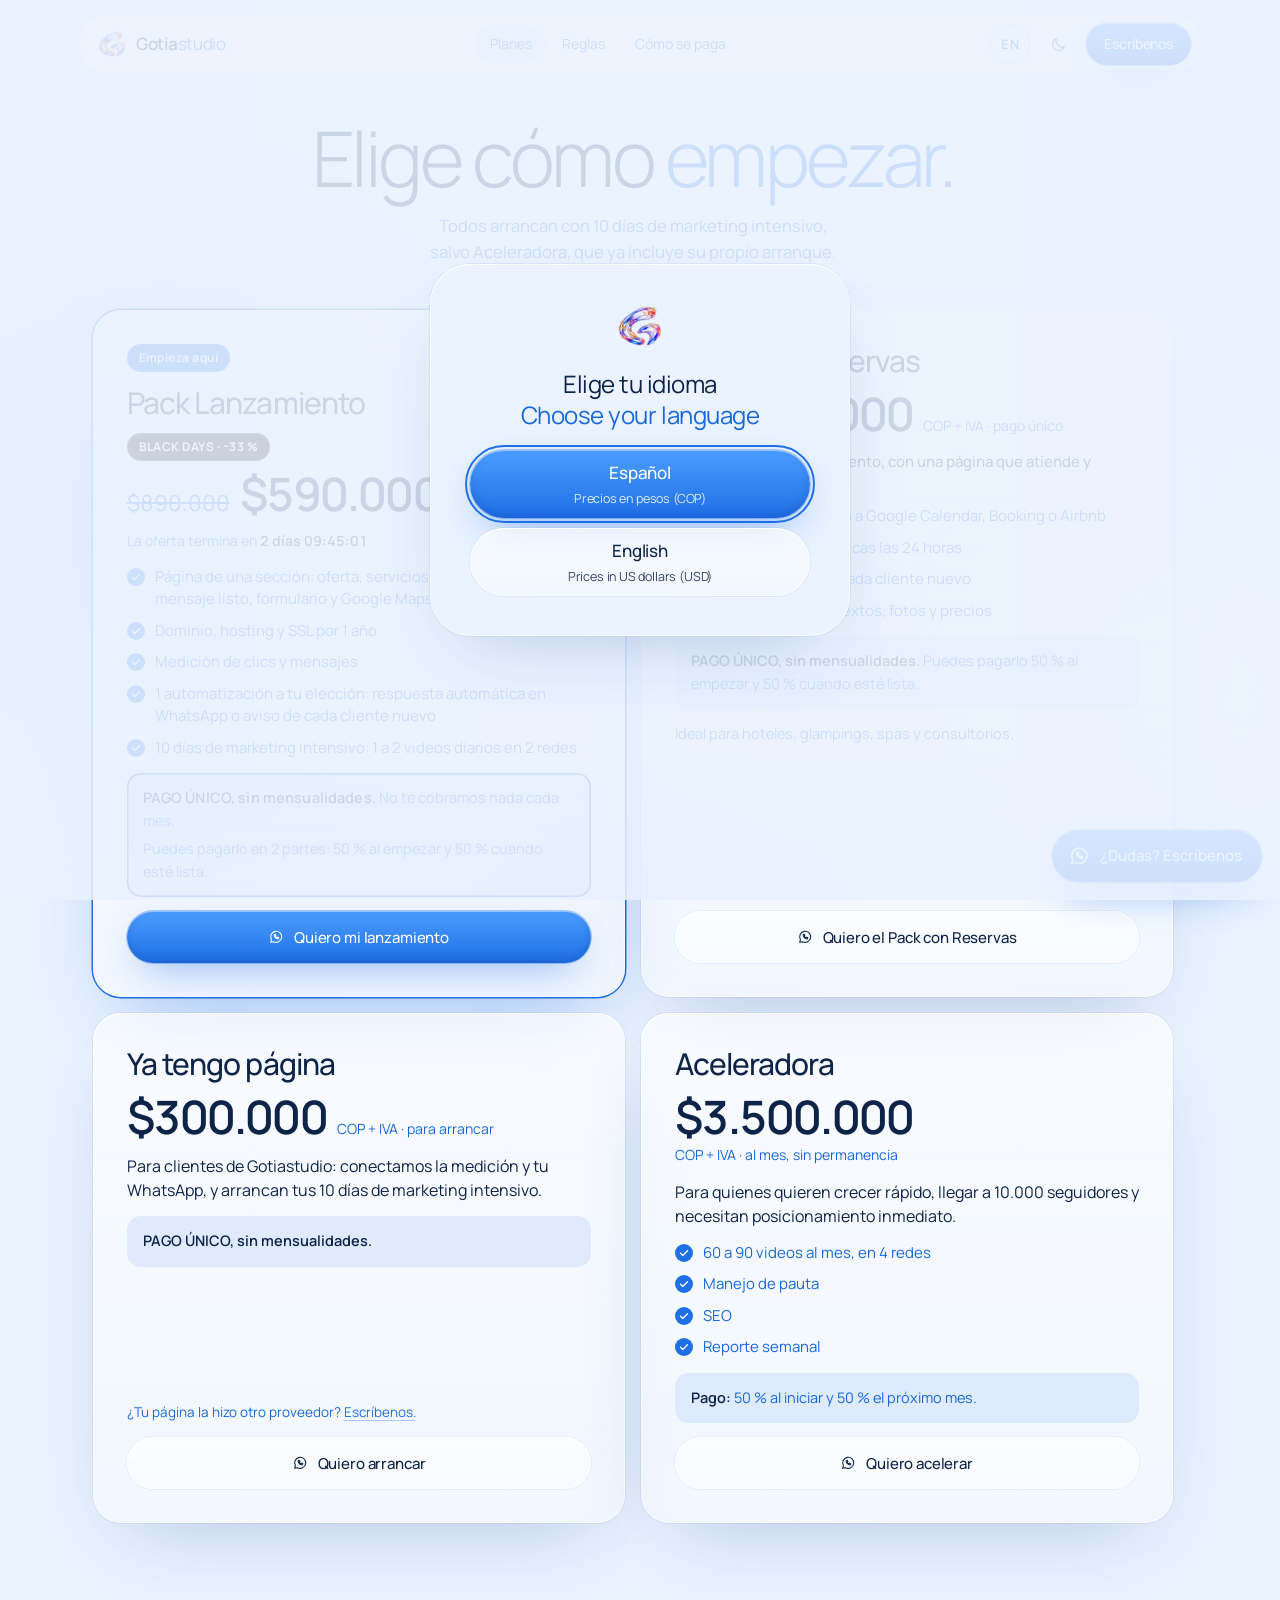
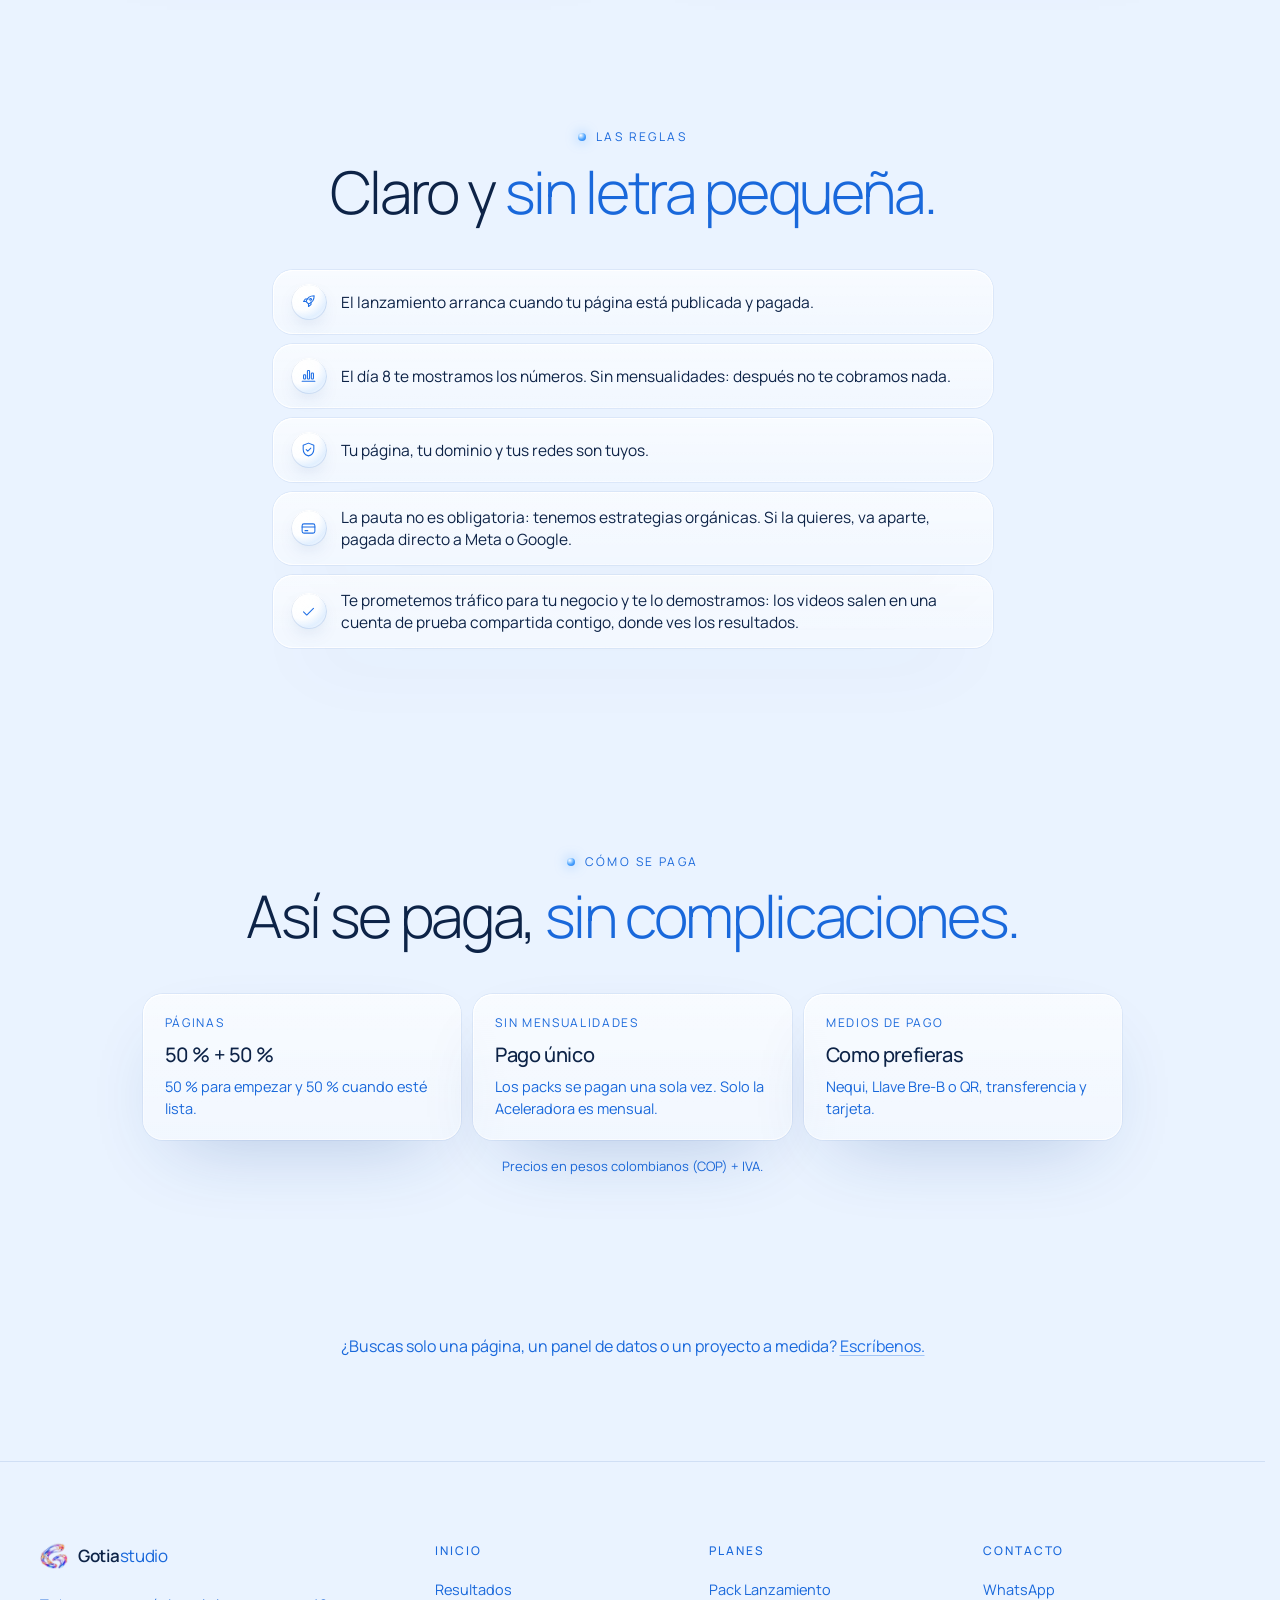
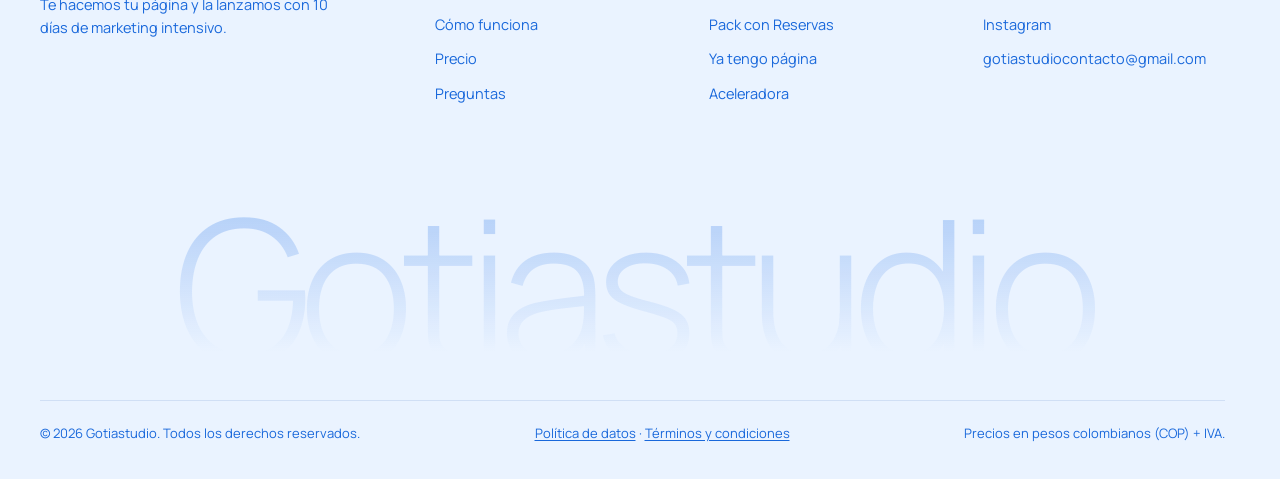
<file: paquetes.html>
<!doctype html>
<html lang="es" data-en-title="Plans and pricing — Gotiastudio">
<head>
  <meta charset="utf-8">
  <meta name="viewport" content="width=device-width, initial-scale=1, viewport-fit=cover">
  <title>Planes y precios — Gotiastudio</title>
  <!-- Página privada: no sale en Google. La enlaza la web principal ("Ver precios") y se comparte por WhatsApp o Instagram. -->
  <meta name="robots" content="noindex, nofollow, noarchive">
  <meta name="description" content="Elige cómo empezar: Pack Lanzamiento, Pack con Reservas, Ya tengo página o Aceleradora. Todos arrancan con 10 días de marketing intensivo. Precios en COP + IVA.">
  <meta name="theme-color" content="#eaf3ff">
  <meta name="color-scheme" content="light">
  <meta property="og:type" content="website">
  <meta property="og:title" content="Elige cómo empezar · Gotiastudio">
  <meta property="og:description" content="Pack Lanzamiento desde $890.000 + IVA: tu página y 10 días de marketing intensivo, con los resultados en una cuenta de prueba compartida contigo.">
  <!-- Vista previa al compartir el enlace por WhatsApp (la misma imagen de index.html) -->
  <meta property="og:url" content="https://gotiastudio.it.com/paquetes.html">
  <meta property="og:site_name" content="Gotiastudio">
  <meta property="og:locale" content="es_CO">
  <meta property="og:image" content="https://gotiastudio.it.com/og-imagen.jpg">
  <meta property="og:image:width" content="1200">
  <meta property="og:image:height" content="630">
  <meta property="og:image:alt" content="Página web para tu negocio, conectada a tu WhatsApp · Gotiastudio">
  <meta name="twitter:card" content="summary_large_image">
  <link rel="icon" href="favicon-32.png?v=2" type="image/png" sizes="32x32">
  <link rel="icon" href="favicon-192.png?v=2" type="image/png" sizes="192x192">
  <link rel="apple-touch-icon" href="apple-touch-icon.png?v=2">

  <!-- la letra Manrope va en la web (sin pedirla a Google): carga antes y sin bloquear -->
  <link rel="preload" href="manrope-latin.woff2" as="font" type="font/woff2" crossorigin>
  <link rel="stylesheet" href="styles.css?v=95">
  <link rel="stylesheet" href="lanzamiento.css?v=13">

  <script>
    // idioma: el mismo de index.html (español con COP o inglés con USD), aplicado antes de pintar.
    // La primera vez se pregunta (html.lang-ask, idioma.js). ?lang=en|es en el enlace lo fija.
    (function () {
      var r = document.documentElement, q = null, l = null;
      r.dataset.esTitle = document.title;
      try { q = new URLSearchParams(location.search).get('lang'); } catch (e) {}
      if (q !== 'es' && q !== 'en') q = null;
      try {
        if (q) localStorage.setItem('gotia-lang', q);
        l = q || localStorage.getItem('gotia-lang');
        if (!l) r.classList.add('lang-ask');
      } catch (e) { l = q; }
      if (l === 'en') { r.classList.add('lang-en'); r.lang = 'en'; document.title = r.dataset.enTitle; }
    })();
  </script>
  <script>
    document.documentElement.classList.add('js');
    // versión Lite (html.lowend): con un equipo de gama media-baja, internet lento o ahorro de
    // datos, todo quieto y sin desenfoques. Misma prueba que en index.html.
    (function () {
      var gotia = window.gotia = window.gotia || {};
      function lowEnd() {
        var n = navigator, c = n.connection || {};
        var mq = function (q) { return matchMedia(q).matches; };
        if (c.saveData || mq('(prefers-reduced-data: reduce)')) return 'ahorro de datos';
        if (/2g|3g/.test(c.effectiveType || '')) return 'internet lento';
        if (mq('(prefers-reduced-motion: reduce)')) return 'movimiento reducido';
        if (n.deviceMemory && n.deviceMemory <= 4) return 'poca memoria';
        var cores = n.hardwareConcurrency || 8;
        if (!/Mac|iPhone|iPad|iPod/.test(n.platform || '') && cores <= (mq('(pointer: coarse)') ? 4 : 2)) return 'procesador';
        try {
          if (localStorage.getItem('gotia-gpu') === 'bajo') return 'gráficos';
          if (Date.now() - Number(localStorage.getItem('gotia-lento')) < 2592e6) return 'iba lento';
        } catch (e) {}
        return '';
      }
      gotia.low = lowEnd();
      if (gotia.low) document.documentElement.classList.add('lowend');
    })();
    // modo negro: el mismo que en la web principal (se recuerda entre las dos páginas)
    try {
      if (localStorage.getItem('gotia-theme') === 'dark') {
        document.documentElement.dataset.theme = 'dark';
        document.querySelector('meta[name="theme-color"]').content = '#000000';
        document.querySelector('meta[name="color-scheme"]').content = 'dark';
      }
    } catch (e) {}
  </script>
</head>
<body>

<!-- ============ SELECTOR DE IDIOMA: solo en la primera visita (el mismo de index.html) ============
     En inglés los precios van en USD: 4.000 COP por dólar, redondeados a 5 y sin IVA.
     Si cambias un precio en COP, cambia también el de USD (aquí y en index.html). -->
<div class="lang-pick" role="dialog" aria-modal="true" aria-labelledby="lang-pick-t">
  <div class="lang-pick-box glass">
    <img class="brand-mark" src="g-logo-64.webp" alt="" width="44" height="44" decoding="async">
    <p class="lang-pick-t" id="lang-pick-t">Elige tu idioma <span lang="en">Choose your language</span></p>
    <div class="lang-pick-btns">
      <button type="button" class="btn btn-primary" data-lang-set="es">Español <small>Precios en pesos (COP)</small></button>
      <button type="button" class="btn btn-glass glass" data-lang-set="en" lang="en">English <small>Prices in US dollars (USD)</small></button>
    </div>
  </div>
</div>

<!-- ============ SVG sprite ============ -->
<svg class="sprite" aria-hidden="true" focusable="false">
  <symbol id="i-arrow" viewBox="0 0 24 24"><path d="M5 12h14M13 6l6 6-6 6"/></symbol>
  <symbol id="i-rocket" viewBox="0 0 24 24"><path d="M12 15.5l-3.5-3.5C10 7.5 13.5 4 20 4c0 6.5-3.5 10-8 11.5z"/><path d="M8.5 12H5l2.5-3.5h4M12 15.5V19l3.5-2.5v-4"/><circle cx="15" cy="9" r="1.3"/></symbol>
  <symbol id="i-data" viewBox="0 0 24 24"><path d="M3 20h18"/><rect x="5" y="11" width="3" height="6" rx="1"/><rect x="10.5" y="5" width="3" height="12" rx="1"/><rect x="16" y="8.5" width="3" height="8.5" rx="1"/></symbol>
  <symbol id="i-shield" viewBox="0 0 24 24"><path d="M12 3l7.5 3v5.5c0 4.5-3.2 8.2-7.5 9.5-4.3-1.3-7.5-5-7.5-9.5V6z"/><path d="M8.8 12.2l2.2 2.2 4.3-4.4"/></symbol>
  <symbol id="i-card" viewBox="0 0 24 24"><rect x="3" y="5.5" width="18" height="13" rx="2.5"/><path d="M3 10h18M7 15h4"/></symbol>
  <symbol id="i-check" viewBox="0 0 24 24"><path d="M5 12.5l4.5 4.5L19 7.5"/></symbol>
  <symbol id="i-info" viewBox="0 0 24 24"><circle cx="12" cy="12" r="8.5"/><path d="M12 11v5.5M12 7.8v.1"/></symbol>
  <symbol id="i-ig" viewBox="0 0 24 24"><rect x="3.5" y="3.5" width="17" height="17" rx="5"/><circle cx="12" cy="12" r="3.8"/><circle cx="17.2" cy="6.8" r=".9" fill="currentColor" stroke="none"/></symbol>
  <symbol id="i-wa" viewBox="0 0 24 24"><path d="M4 20l1.2-4A8.3 8.3 0 1 1 8.3 19z"/><path d="M9.2 8.6c-.2 2.9 3.1 6.3 6.1 6.2l.9-1.6-1.9-1-1 .9c-1-.4-2-1.4-2.4-2.4l.9-1-1-1.9z"/></symbol>
  <symbol id="i-moon" viewBox="0 0 24 24"><path d="M19.5 14.6A7.8 7.8 0 0 1 9.4 4.5a7.8 7.8 0 1 0 10.1 10.1z"/></symbol>
  <symbol id="i-sun" viewBox="0 0 24 24"><circle cx="12" cy="12" r="4"/><path d="M12 2.8v2.1M12 19.1v2.1M2.8 12h2.1M19.1 12h2.1M5.5 5.5L7 7M17 17l1.5 1.5M5.5 18.5L7 17M17 7l1.5-1.5"/></symbol>
</svg>

<a class="skip" href="#main"><span data-l="es">Saltar al contenido</span><span data-l="en">Skip to content</span></a>
<div class="ambient" aria-hidden="true"><i></i><i></i><i></i></div>
<div class="cursor" aria-hidden="true"><span class="cursor-ring"></span></div>

<!-- ============ NAV ============ -->
<header class="nav" id="nav">
  <nav class="nav-inner glass" aria-label="Principal">
    <a href="index.html" class="brand" aria-label="Gotiastudio, ir al inicio" data-aria-en="Gotiastudio, go to home">
      <img class="brand-mark" src="g-logo-64.webp" srcset="g-logo-64.webp 2x, g-logo.webp?v=2 4x" alt="" width="26" height="26" decoding="async">
      <span class="brand-word">Gotia<span>studio</span></span>
    </a>
    <ul class="nav-links">
      <li><a href="#planes"><span data-l="es">Planes</span><span data-l="en">Plans</span></a></li>
      <li><a href="#reglas"><span data-l="es">Reglas</span><span data-l="en">Rules</span></a></li>
      <li><a href="#como-se-paga"><span data-l="es">Cómo se paga</span><span data-l="en">How to pay</span></a></li>
    </ul>
    <button class="lang-toggle" type="button" data-lang-toggle aria-label="Cambiar a inglés" data-aria-en="Switch to Spanish" title="Español / English"><span data-l="es">EN</span><span data-l="en">ES</span></button>
    <button class="theme-toggle" type="button" aria-label="Modo negro" data-aria-en="Dark mode" aria-pressed="false" title="Cambiar a negro">
      <svg class="ico ico-moon"><use href="#i-moon"/></svg>
      <svg class="ico ico-sun"><use href="#i-sun"/></svg>
    </button>
    <a href="#" class="btn btn-primary btn-sm nav-cta" data-wa="Hola, vi los planes y tengo una pregunta" data-wa-en="Hi, I saw your plans and I have a question"><span data-l="es">Escríbenos</span><span data-l="en">Message us</span></a>
    <button class="nav-burger" type="button" aria-label="Abrir menú" aria-expanded="false" aria-controls="mobile-menu"><span></span><span></span></button>
  </nav>
  <div class="mobile-menu glass" id="mobile-menu">
    <a href="#planes"><span data-l="es">Planes</span><span data-l="en">Plans</span></a>
    <a href="#reglas"><span data-l="es">Reglas</span><span data-l="en">Rules</span></a>
    <a href="#como-se-paga"><span data-l="es">Cómo se paga</span><span data-l="en">How to pay</span></a>
    <a href="index.html"><span data-l="es">Volver al inicio</span><span data-l="en">Back to home</span></a>
    <a href="#" class="btn btn-primary" data-wa="Hola, vi los planes y tengo una pregunta" data-wa-en="Hi, I saw your plans and I have a question"><span data-l="es">Escríbenos por WhatsApp</span><span data-l="en">Message us on WhatsApp</span></a>
  </div>
</header>

<main id="main">

  <!-- ============ 1. TÍTULO ============ -->
  <section class="lz-top" id="top">
    <div class="container">
      <h1 class="hero-title" data-split><span data-l="es">Elige cómo <em>empezar.</em></span><span data-l="en">Choose how to <em>start.</em></span></h1>
      <p class="lead" data-hero style="--i:3"><span data-l="es">Todos arrancan con 10 días de marketing intensivo, salvo Aceleradora, que ya incluye su propio arranque.</span><span data-l="en">All plans start with 10 days of intensive marketing, except the Accelerator, which includes its own kick-off.</span></p>
    </div>
  </section>

  <!-- ============ 2. LOS 4 PLANES ============
       El Pack Lanzamiento es la misma tarjeta (y los mismos precios) que en index.html (#precios): si cambias uno, cambia el otro.
       Cada tarjeta es una <section> con id: así analytics.js cuenta cuántas la vieron (admin.html, "Pantalla por pantalla"). -->
  <section class="lz-sec" id="planes" aria-label="Los 4 planes" style="padding-top:0">
    <div class="container">
      <div class="lz-packs" data-stagger>

        <section class="lz-pack glass spot is-featured" id="plan-lanzamiento" aria-labelledby="t-lanzamiento">
          <span class="lz-tag"><span data-l="es">Empieza aquí</span><span data-l="en">Start here</span></span>
          <h2 class="lz-name" id="t-lanzamiento"><span data-l="es">Pack Lanzamiento</span><span data-l="en">Launch Pack</span></h2>
          <!-- BLACK DAYS: mientras dure la oferta se ve esto; cuando termina (fecha en lanzamiento.js) vuelve solo al precio normal -->
          <div class="bd-box" data-bd>
            <span class="bd-badge"><span data-l="es">Black Days · −33 %</span><span data-l="en">Black Days · −33%</span></span>
            <p class="lz-price"><s class="bd-old" data-l="es">$890.000</s><s class="bd-old" data-l="en">US$225</s><strong data-l="es">$590.000</strong><strong data-l="en">US$149</strong><span data-l="es">COP + IVA · pago único</span><span data-l="en">USD · one-time payment</span></p>
            <p class="bd-timer"><span data-l="es">La oferta termina en</span><span data-l="en">Offer ends in</span> <b data-bd-count>10 días</b></p>
          </div>
          <p class="lz-price" data-bd-off hidden><strong data-l="es">$890.000</strong><strong data-l="en">US$225</strong><span data-l="es">COP + IVA · pago único</span><span data-l="en">USD · one-time payment</span></p>
          <ul class="lz-inc">
            <li><span data-l="es">Página de una sección: oferta, servicios, fotos, WhatsApp con mensaje listo, formulario y Google Maps</span><span data-l="en">One-section website: offer, services, photos, WhatsApp with a ready-made message, contact form and Google Maps</span></li>
            <li><span data-l="es">Dominio, hosting y SSL por 1 año</span><span data-l="en">Domain, hosting and SSL for 1 year</span></li>
            <li><span data-l="es">Medición de clics y mensajes</span><span data-l="en">Click and message tracking</span></li>
            <li><span data-l="es">1 automatización a tu elección: respuesta automática en WhatsApp o aviso de cada cliente nuevo</span><span data-l="en">1 automation of your choice: WhatsApp auto-reply or an alert for every new lead</span></li>
            <li><span data-l="es">10 días de marketing intensivo: 1 a 2 videos diarios en 2 redes</span><span data-l="en">10 days of intensive marketing: 1–2 daily videos on 2 social networks</span></li>
          </ul>
          <div class="lz-after lz-unico">
            <p data-l="es"><b>PAGO ÚNICO, sin mensualidades.</b> No te cobramos nada cada mes.</p>
            <p data-l="en"><b>ONE-TIME PAYMENT, no monthly fees.</b> We don't charge you anything each month.</p>
            <p data-l="es">Puedes pagarlo en 2 partes: 50 % al empezar y 50 % cuando esté lista.</p>
            <p data-l="en">You can split it in 2: 50% to start and 50% when it's ready.</p>
          </div>
          <a href="#" class="btn btn-primary btn-block" data-wa="Hola, quiero el Pack Lanzamiento" data-wa-en="Hi, I want the Launch Pack (Pack Lanzamiento)"><svg class="ico ico-l"><use href="#i-wa"/></svg><span data-l="es">Quiero mi lanzamiento</span><span data-l="en">Start my launch</span></a>
        </section>

        <section class="lz-pack glass spot" id="plan-reservas" aria-labelledby="t-reservas">
          <h2 class="lz-name" id="t-reservas"><span data-l="es">Pack con Reservas</span><span data-l="en">Bookings Pack</span></h2>
          <p class="lz-price"><strong data-l="es">$1.990.000</strong><strong data-l="en">US$500</strong><span data-l="es">COP + IVA · pago único</span><span data-l="en">USD · one-time payment</span></p>
          <ul class="lz-inc">
            <li class="plus"><span data-l="es">Todo lo del Pack Lanzamiento, con una página que atiende y agenda sola:</span><span data-l="en">Everything in the Launch Pack, with a website that answers and books on its own:</span></li>
            <li><span data-l="es">Reservas conectadas a Google Calendar, Booking o Airbnb</span><span data-l="en">Bookings connected to Google Calendar, Booking or Airbnb</span></li>
            <li><span data-l="es">Respuestas automáticas las 24 horas</span><span data-l="en">Automatic replies 24/7</span></li>
            <li><span data-l="es">Aviso inmediato de cada cliente nuevo</span><span data-l="en">Instant alert for every new lead</span></li>
            <li><span data-l="es">Panel para cambiar textos, fotos y precios</span><span data-l="en">Dashboard to change texts, photos and prices</span></li>
          </ul>
          <p class="lz-after"><span data-l="es"><b>PAGO ÚNICO, sin mensualidades.</b> Puedes pagarlo 50 % al empezar y 50 % cuando esté lista.</span><span data-l="en"><b>ONE-TIME PAYMENT, no monthly fees.</b> You can pay 50% to start and 50% when it's ready.</span></p>
          <p class="lz-ideal"><span data-l="es">Ideal para hoteles, glampings, spas y consultorios.</span><span data-l="en">Ideal for hotels, glampings, spas and clinics.</span></p>
          <a href="#" class="btn btn-glass glass btn-block" data-wa="Hola, quiero el Pack con Reservas" data-wa-en="Hi, I want the Bookings Pack (Pack con Reservas)"><svg class="ico ico-l"><use href="#i-wa"/></svg><span data-l="es">Quiero el Pack con Reservas</span><span data-l="en">I want the Bookings Pack</span></a>
        </section>

        <section class="lz-pack glass spot" id="plan-ya-tengo" aria-labelledby="t-ya-tengo">
          <h2 class="lz-name" id="t-ya-tengo"><span data-l="es">Ya tengo página</span><span data-l="en">I already have a website</span></h2>
          <p class="lz-price"><strong data-l="es">$300.000</strong><strong data-l="en">US$75</strong><span data-l="es">COP + IVA · para arrancar</span><span data-l="en">USD · to get started</span></p>
          <p class="lz-for"><span data-l="es">Para clientes de Gotiastudio: conectamos la medición y tu WhatsApp, y arrancan tus 10 días de marketing intensivo.</span><span data-l="en">For Gotiastudio clients: we connect tracking and your WhatsApp, and your 10 days of intensive marketing begin.</span></p>
          <p class="lz-after"><span data-l="es"><b>PAGO ÚNICO, sin mensualidades.</b></span><span data-l="en"><b>ONE-TIME PAYMENT, no monthly fees.</b></span></p>
          <p class="lz-small lz-push"><span data-l="es">¿Tu página la hizo otro proveedor?</span><span data-l="en">Did another provider build your website?</span> <a href="#" data-wa="Hola, mi página la hizo otro proveedor y quiero arrancar" data-wa-en="Hi, another provider built my website and I want to get started"><span data-l="es">Escríbenos.</span><span data-l="en">Message us.</span></a></p>
          <a href="#" class="btn btn-glass glass btn-block" data-wa="Hola, ya tengo página con Gotiastudio y quiero arrancar" data-wa-en="Hi, I already have a website with Gotiastudio and I want to get started"><svg class="ico ico-l"><use href="#i-wa"/></svg><span data-l="es">Quiero arrancar</span><span data-l="en">I want to get started</span></a>
        </section>

        <section class="lz-pack glass spot" id="plan-aceleradora" aria-labelledby="t-aceleradora">
          <h2 class="lz-name" id="t-aceleradora"><span data-l="es">Aceleradora</span><span data-l="en">Accelerator</span></h2>
          <p class="lz-price"><strong data-l="es">$3.500.000</strong><strong data-l="en">US$875</strong><span data-l="es">COP + IVA · al mes, sin permanencia</span><span data-l="en">USD · per month, no commitment</span></p>
          <p class="lz-for"><span data-l="es">Para quienes quieren crecer rápido, llegar a 10.000 seguidores y necesitan posicionamiento inmediato.</span><span data-l="en">For those who want to grow fast, reach 10,000 followers and need immediate visibility.</span></p>
          <ul class="lz-inc">
            <li><span data-l="es">60 a 90 videos al mes, en 4 redes</span><span data-l="en">60 to 90 videos a month, on 4 social networks</span></li>
            <li><span data-l="es">Manejo de pauta</span><span data-l="en">Ad management</span></li>
            <li>SEO</li>
            <li><span data-l="es">Reporte semanal</span><span data-l="en">Weekly report</span></li>
          </ul>
          <p class="lz-after"><span data-l="es"><b>Pago:</b> 50 % al iniciar y 50 % el próximo mes.</span><span data-l="en"><b>Payment:</b> 50% to start and 50% the following month.</span></p>
          <a href="#" class="btn btn-glass glass btn-block" data-wa="Hola, quiero el plan Aceleradora" data-wa-en="Hi, I want the Accelerator plan (Aceleradora)"><svg class="ico ico-l"><use href="#i-wa"/></svg><span data-l="es">Quiero acelerar</span><span data-l="en">I want to accelerate</span></a>
        </section>

      </div>
    </div>
  </section>

  <!-- ============ 3. LAS REGLAS ============ -->
  <section class="section lz-sec" id="reglas">
    <div class="container">
      <header class="lz-head">
        <p class="eyebrow"><span data-l="es">Las reglas</span><span data-l="en">The rules</span></p>
        <h2 class="h2"><span data-l="es">Claro y <em>sin letra pequeña.</em></span><span data-l="en">Clear, with <em>no fine print.</em></span></h2>
      </header>
      <ul class="lz-rules" data-stagger>
        <li class="glass"><span class="icon-bubble sm"><svg class="ico"><use href="#i-rocket"/></svg></span><span data-l="es">El lanzamiento arranca cuando tu página está publicada y pagada.</span><span data-l="en">The launch starts once your website is published and paid for.</span></li>
        <li class="glass"><span class="icon-bubble sm"><svg class="ico"><use href="#i-data"/></svg></span><span data-l="es">El día 8 te mostramos los números. Sin mensualidades: después no te cobramos nada.</span><span data-l="en">On day 8 we show you the numbers. No monthly fees: we don't charge you anything afterwards.</span></li>
        <li class="glass"><span class="icon-bubble sm"><svg class="ico"><use href="#i-shield"/></svg></span><span data-l="es">Tu página, tu dominio y tus redes son tuyos.</span><span data-l="en">Your website, your domain and your social accounts are yours.</span></li>
        <li class="glass"><span class="icon-bubble sm"><svg class="ico"><use href="#i-card"/></svg></span><span data-l="es">La pauta no es obligatoria: tenemos estrategias orgánicas. Si la quieres, va aparte, pagada directo a Meta o Google.</span><span data-l="en">Ads are optional: we have organic strategies. If you want them, they're paid separately, directly to Meta or Google.</span></li>
        <li class="glass"><span class="icon-bubble sm"><svg class="ico"><use href="#i-check"/></svg></span><span data-l="es">Te prometemos tráfico para tu negocio y te lo demostramos: los videos salen en una cuenta de prueba compartida contigo, donde ves los resultados.</span><span data-l="en">We promise traffic for your business and we prove it: the videos go out on a test account shared with you, where you see the results.</span></li>
      </ul>
    </div>
  </section>

  <!-- ============ 4. CÓMO SE PAGA ============ -->
  <section class="section lz-sec" id="como-se-paga">
    <div class="container">
      <header class="lz-head">
        <p class="eyebrow"><span data-l="es">Cómo se paga</span><span data-l="en">How to pay</span></p>
        <h2 class="h2"><span data-l="es">Así se paga, <em>sin complicaciones.</em></span><span data-l="en">Paying is <em>simple.</em></span></h2>
      </header>
      <ul class="lz-pay" data-stagger>
        <li class="glass"><small><span data-l="es">Páginas</span><span data-l="en">Websites</span></small><strong>50 % + 50 %</strong><p><span data-l="es">50 % para empezar y 50 % cuando esté lista.</span><span data-l="en">50% to start and 50% when it's ready.</span></p></li>
        <li class="glass"><small><span data-l="es">Sin mensualidades</span><span data-l="en">No monthly fees</span></small><strong><span data-l="es">Pago único</span><span data-l="en">One-time payment</span></strong><p><span data-l="es">Los packs se pagan una sola vez. Solo la Aceleradora es mensual.</span><span data-l="en">Packs are paid once. Only the Accelerator is monthly.</span></p></li>
        <li class="glass"><small><span data-l="es">Medios de pago</span><span data-l="en">Payment methods</span></small><strong><span data-l="es">Como prefieras</span><span data-l="en">Your choice</span></strong><p><span data-l="es">Nequi, Llave Bre-B o QR, transferencia y tarjeta.</span><span data-l="en">Card or bank transfer (and Nequi or Bre-B in Colombia).</span></p></li>
      </ul>
      <p class="lz-note"><span data-l="es">Precios en pesos colombianos (COP) + IVA.</span><span data-l="en">Prices in US dollars (USD).</span></p>
    </div>
  </section>

  <!-- ============ 5. UNA SOLA LÍNEA AL FINAL ============ -->
  <section class="lz-sec" id="contacto" style="padding-top:0">
    <div class="container">
      <p class="lz-line"><span data-l="es">¿Buscas solo una página, un panel de datos o un proyecto a medida?</span><span data-l="en">Looking for just a website, a data dashboard or a custom project?</span> <a href="#" data-wa="Hola, busco solo una página, un panel de datos o un proyecto a medida" data-wa-en="Hi, I'm looking for just a website, a data dashboard or a custom project"><span data-l="es">Escríbenos.</span><span data-l="en">Message us.</span></a></p>
    </div>
  </section>

</main>

<!-- ============ FOOTER (el mismo de index.html) ============ -->
<footer class="footer">
  <div class="container">
    <div class="footer-grid">
      <div class="footer-brand">
        <a href="index.html" class="brand"><img class="brand-mark" src="g-logo-64.webp" srcset="g-logo-64.webp 2x, g-logo.webp?v=2 4x" alt="" width="26" height="26" decoding="async"><span class="brand-word">Gotia<span>studio</span></span></a>
        <p><span data-l="es">Te hacemos tu página y la lanzamos con 10 días de marketing intensivo.</span><span data-l="en">We build your website and launch it with 10 days of intensive marketing.</span></p>
      </div>
      <div>
        <h3><span data-l="es">Inicio</span><span data-l="en">Home</span></h3>
        <ul>
          <li><a href="index.html#resultados"><span data-l="es">Resultados</span><span data-l="en">Results</span></a></li>
          <li><a href="index.html#como-funciona"><span data-l="es">Cómo funciona</span><span data-l="en">How it works</span></a></li>
          <li><a href="index.html#precios"><span data-l="es">Precio</span><span data-l="en">Pricing</span></a></li>
          <li><a href="index.html#faq"><span data-l="es">Preguntas</span><span data-l="en">FAQ</span></a></li>
        </ul>
      </div>
      <div>
        <h3><span data-l="es">Planes</span><span data-l="en">Plans</span></h3>
        <ul>
          <li><a href="#plan-lanzamiento"><span data-l="es">Pack Lanzamiento</span><span data-l="en">Launch Pack</span></a></li>
          <li><a href="#plan-reservas"><span data-l="es">Pack con Reservas</span><span data-l="en">Bookings Pack</span></a></li>
          <li><a href="#plan-ya-tengo"><span data-l="es">Ya tengo página</span><span data-l="en">I already have a website</span></a></li>
          <li><a href="#plan-aceleradora"><span data-l="es">Aceleradora</span><span data-l="en">Accelerator</span></a></li>
        </ul>
      </div>
      <div>
        <h3><span data-l="es">Contacto</span><span data-l="en">Contact</span></h3>
        <ul>
          <li><a href="#" data-wa="Hola, quiero más información" data-wa-en="Hi, I'd like more information">WhatsApp</a></li>
          <li><a href="#" data-ig>Instagram</a></li>
          <li><a href="mailto:gotiastudiocontacto@gmail.com">gotiastudiocontacto@gmail.com</a></li>
        </ul>
      </div>
    </div>
    <div class="wordmark" aria-hidden="true">Gotiastudio</div>
    <div class="footer-bottom">
      <span>© <span id="year">2026</span> Gotiastudio. <span data-l="es">Todos los derechos reservados.</span><span data-l="en">All rights reserved.</span></span>
      <span class="footer-legal"><a href="politica-de-datos.html"><span data-l="es">Política de datos</span><span data-l="en">Privacy policy (in Spanish)</span></a> · <a href="terminos.html"><span data-l="es">Términos y condiciones</span><span data-l="en">Terms and conditions</span></a></span>
      <span><span data-l="es">Precios en pesos colombianos (COP) + IVA.</span><span data-l="en">Prices in US dollars (USD).</span></span>
    </div>
  </div>
</footer>

<a href="#" class="wa-float" data-wa="Hola, vi los planes y tengo una pregunta" data-wa-en="Hi, I saw your plans and I have a question" aria-label="¿Dudas? Escríbenos por WhatsApp" data-aria-en="Questions? Message us on WhatsApp"><svg class="ico"><use href="#i-wa"/></svg><span><span data-l="es">¿Dudas? Escríbenos</span><span data-l="en">Questions? Message us</span></span></a>

<script src="idioma.js?v=1" defer></script>
<script src="contacto.js?v=6" defer></script>
<script src="supabase-config.js?v=2" defer></script>
<script src="analytics.js?v=14" defer></script>
<script src="main.js?v=38" defer></script>
<script src="lanzamiento.js?v=3" defer></script>
</body>
</html>
</file>
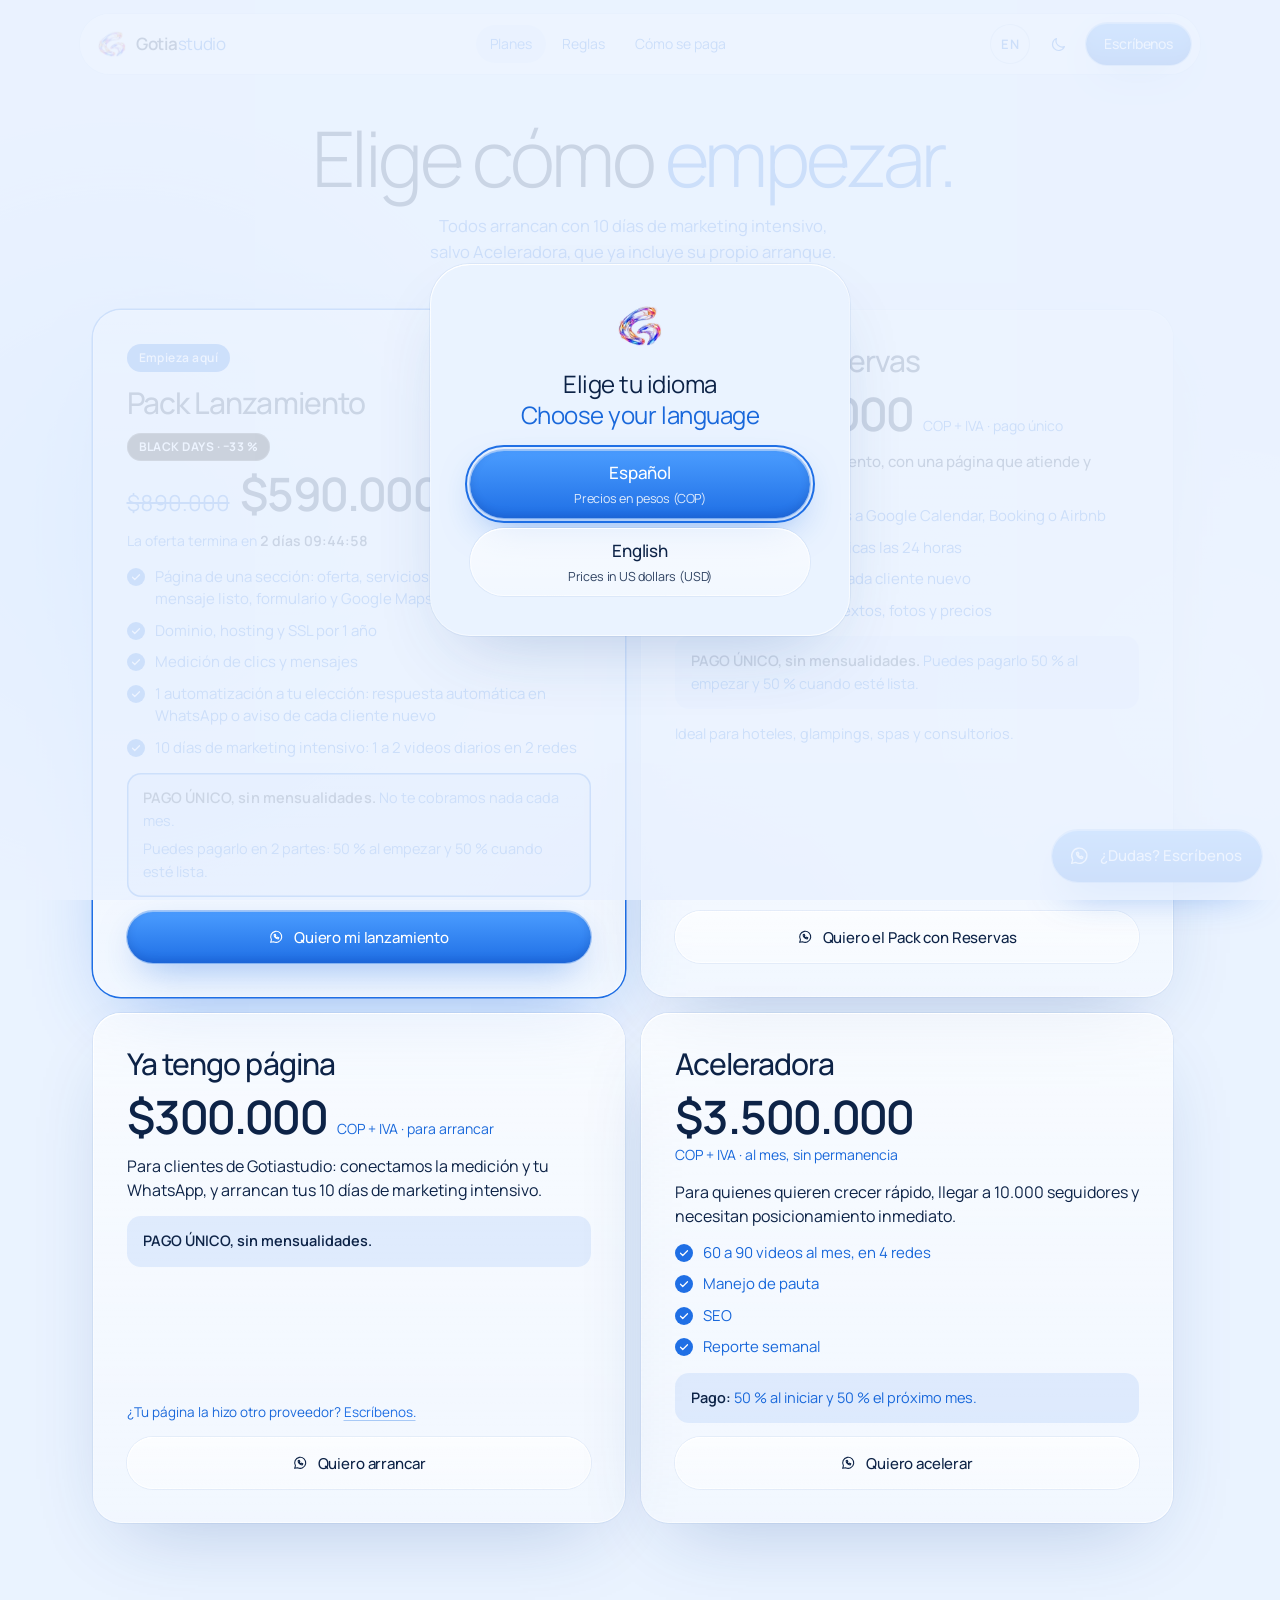
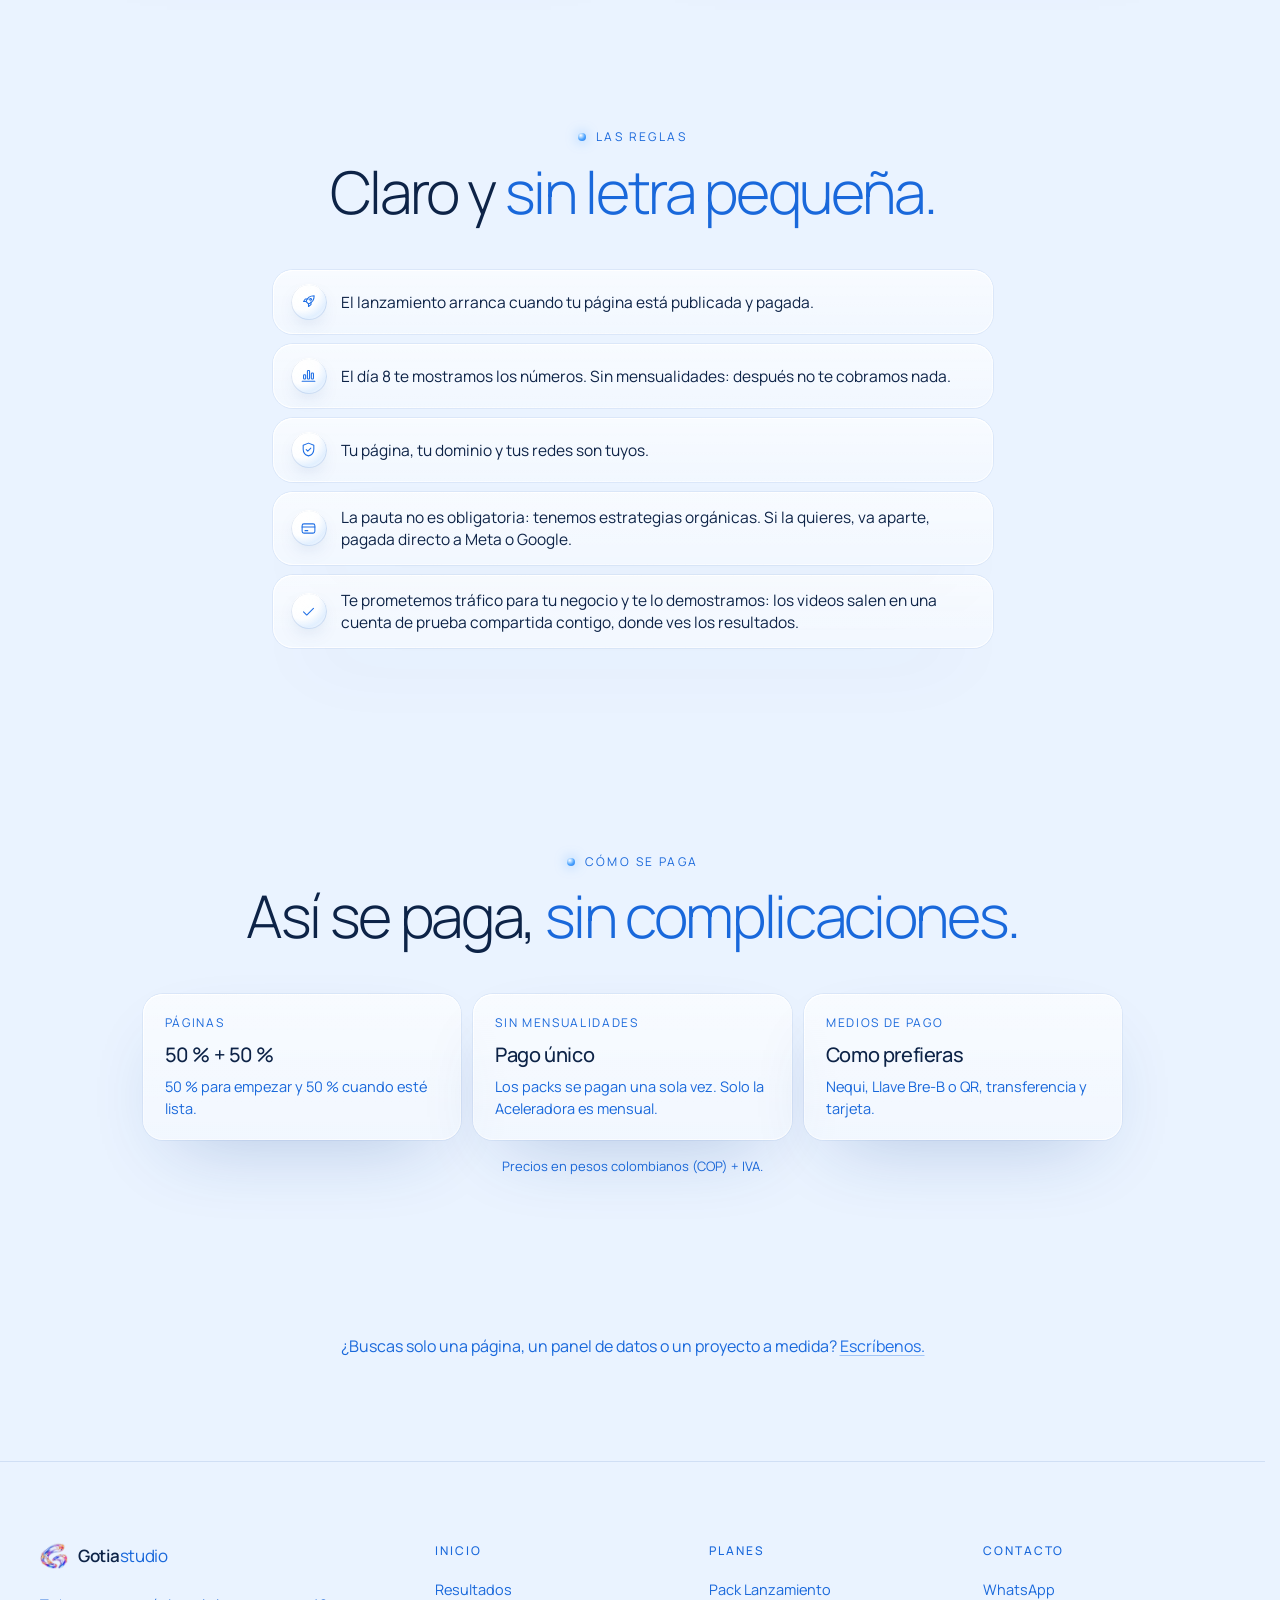
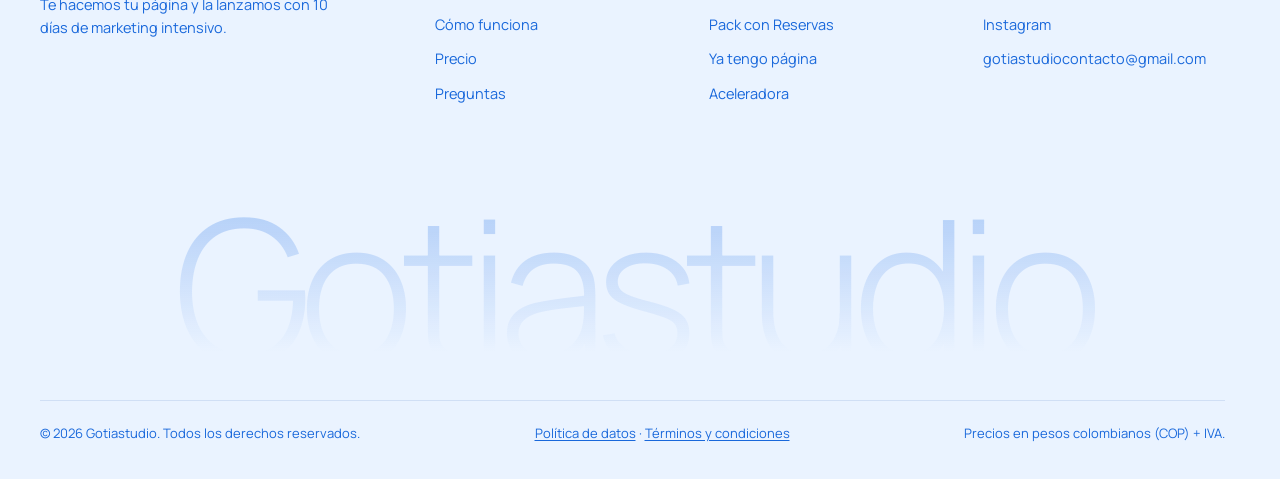
<file: planes.html>
<!doctype html>
<!-- La página se llama ahora paquetes.html. Esta queda para que los enlaces viejos (los que ya
     se mandaron por WhatsApp o redes) sigan funcionando: lleva a paquetes.html con su campaña (?utm…) y su #pantalla. -->
<html lang="es">
<head>
  <meta charset="utf-8">
  <meta name="viewport" content="width=device-width, initial-scale=1">
  <meta name="robots" content="noindex">
  <title>Paquetes y precios — Gotiastudio</title>
  <link rel="canonical" href="paquetes.html">
  <meta http-equiv="refresh" content="0; url=paquetes.html">
  <script>location.replace('paquetes.html' + location.search + location.hash);</script>
</head>
<body>
  <p><a href="paquetes.html">Ver paquetes y precios</a></p>
</body>
</html>
</file>
<file: styles.css>
/* =========================================================
   Gotiastudio — Luxury glass UI
   Azul claro y blanco · cristal transparente · burbujas iridiscentes
   ========================================================= */

/* Manrope, servida desde la web (antes venía de Google Fonts): una sola letra variable, 300 a 700 */
@font-face {
  font-family: "Manrope"; font-style: normal; font-weight: 300 700; font-display: swap;
  src: url(manrope-latin.woff2) format("woff2");
  unicode-range: U+0000-00FF, U+0131, U+0152-0153, U+02BB-02BC, U+02C6, U+02DA, U+02DC, U+0304, U+0308, U+0329, U+2000-206F, U+20AC, U+2122, U+2191, U+2193, U+2212, U+2215, U+FEFF, U+FFFD;
}

/* ---------- Tokens ---------- */
:root {
  --bg: #eaf3ff;                         /* azul claro de fondo */
  --fg: #0d2347;                         /* texto: azul marino profundo */
  /* textos secundarios en el mismo azul de los botones (--accent): 2 = párrafos, 3 = etiquetas
     y notas, 4 = detalles tenues (guiones, pistas), el mismo azul más claro */
  --fg-2: #1968db;
  --fg-3: #1968db;
  --fg-4: #6da1ee;
  --line: rgba(31, 84, 170, .12);
  --line-2: rgba(31, 84, 170, .2);
  --accent: #1f6fe5;                     /* azul de la marca: botones, chips y estados activos */
  --accent-2: #4aa3ff;                   /* azul claro luminoso */
  --accent-soft: rgba(31, 111, 229, .1);

  /* película iridiscente de las burbujas */
  --irid: conic-gradient(from 210deg, #4cc0ff, #1f47ff, #7a2bff, #ff2fc6, #ff7314, #ffcc59, #4cc0ff);
  --irid-rim: radial-gradient(circle closest-side, transparent 60%, rgba(0, 0, 0, .35) 80%, #000 95%, transparent 100%);

  --blur: 22px;
  --r-xl: 40px;
  --r-lg: 28px;
  --r-md: 20px;
  --r-sm: 14px;

  --ease: cubic-bezier(.22, 1, .36, 1);
  --ease-io: cubic-bezier(.65, 0, .35, 1);

  /* tipografía: Manrope en todo (geométrica, minimalista y formal). Los acentos de los
     titulares (antes en serif cursiva) son la misma letra, más clara */
  --font: "Manrope", -apple-system, BlinkMacSystemFont, "Segoe UI", system-ui, sans-serif;
  --serif: var(--font);

  --container: 1200px;
  --gutter: clamp(16px, 4vw, 40px);

  --check: url("data:image/svg+xml,%3Csvg xmlns='http://www.w3.org/2000/svg' viewBox='0 0 24 24' fill='none' stroke='%23fff' stroke-width='2.4' stroke-linecap='round' stroke-linejoin='round'%3E%3Cpath d='M5 12.5l4.5 4.5L19 7.5'/%3E%3C/svg%3E");
}

/* ---------- Base ---------- */
*, *::before, *::after { box-sizing: border-box; }
/* overflow-x en html: si no, Chrome pasa el clip del body a la ventana y deja de recortar
   (el giro de .orbit-spin ensanchaba la página a ~430px en el móvil y la hamburguesa se salía) */
html { scroll-behavior: smooth; -webkit-text-size-adjust: 100%; scroll-padding-top: 90px; overflow-x: clip; }
body {
  margin: 0;
  background: var(--bg);
  color: var(--fg);
  font-family: var(--font);
  font-size: 16px;
  line-height: 1.55;
  -webkit-font-smoothing: antialiased;
  -moz-osx-font-smoothing: grayscale;
  text-rendering: optimizeLegibility;
  overflow-x: clip;
}
::selection { background: var(--accent); color: #fff; }
img, svg, canvas { display: block; }
a { color: inherit; text-decoration: none; }
button { font: inherit; color: inherit; background: none; border: 0; padding: 0; cursor: pointer; }
h1, h2, h3, h4, h5 { margin: 0; font-weight: 500; }
p { margin: 0; }
strong { font-weight: 500; }

:focus-visible { outline: 2px solid var(--accent); outline-offset: 3px; }

.sprite { position: absolute; width: 0; height: 0; overflow: hidden; }
.sr { position: absolute !important; width: 1px; height: 1px; overflow: hidden; clip: rect(0 0 0 0); white-space: nowrap; }
.skip { position: absolute; left: -9999px; top: 12px; z-index: 999; background: var(--accent); color: #fff; padding: 10px 18px; border-radius: 999px; }
.skip:focus { left: 16px; }

.container {
  width: 100%;
  max-width: calc(var(--container) + var(--gutter) * 2);
  margin-inline: auto;
  padding-inline: var(--gutter);
}

.ico {
  width: 20px; height: 20px; flex: none;
  fill: none; stroke: currentColor; stroke-width: 1.5;
  stroke-linecap: round; stroke-linejoin: round;
}

/* ---------- Ambient light + grain ---------- */
.ambient { position: fixed; inset: 0; z-index: -1; pointer-events: none; overflow: hidden; }
.ambient i {
  position: absolute; display: block; border-radius: 50%;
  background: radial-gradient(circle, var(--glow), transparent 62%);
  will-change: transform;
}
.ambient i:nth-child(1) { --glow: rgba(120, 190, 255, .42); width: 75vmax; height: 75vmax; left: -28vmax; top: 5vh; animation: drift-a 40s var(--ease-io) infinite alternate; }
.ambient i:nth-child(2) { --glow: rgba(255, 255, 255, .9); width: 60vmax; height: 60vmax; right: -25vmax; top: 35vh; animation: drift-b 48s var(--ease-io) infinite alternate; }
.ambient i:nth-child(3) { --glow: rgba(150, 168, 255, .3); width: 45vmax; height: 45vmax; left: 30vw; bottom: -30vmax; animation: drift-c 56s var(--ease-io) infinite alternate; }
@keyframes drift-a { to { transform: translate3d(22vw, 18vh, 0) scale(1.15); } }
@keyframes drift-b { to { transform: translate3d(-20vw, -22vh, 0) scale(.9); } }
@keyframes drift-c { to { transform: translate3d(-15vw, -30vh, 0) scale(1.2); } }

body::after {
  content: ""; position: fixed; inset: 0; z-index: 90; pointer-events: none; opacity: .03;
  background-image: url("data:image/svg+xml,%3Csvg xmlns='http://www.w3.org/2000/svg' width='180' height='180'%3E%3Cfilter id='n'%3E%3CfeTurbulence type='fractalNoise' baseFrequency='.9' numOctaves='3' stitchTiles='stitch'/%3E%3C/filter%3E%3Crect width='100%25' height='100%25' filter='url(%23n)'/%3E%3C/svg%3E");
}

/* ---------- Glass system ---------- */
.glass {
  position: relative;
  background: linear-gradient(180deg, rgba(255, 255, 255, .66) 0%, rgba(255, 255, 255, .38) 100%);
  -webkit-backdrop-filter: blur(var(--blur)) saturate(170%);
  backdrop-filter: blur(var(--blur)) saturate(170%);
  box-shadow:
    inset 0 1px 0 0 rgba(255, 255, 255, .95),
    inset 0 -1px 0 0 rgba(255, 255, 255, .35),
    0 0 0 1px rgba(31, 84, 170, .07),
    0 30px 80px -34px rgba(28, 74, 150, .3);
  isolation: isolate;
}
/* liquid rim: specular edge light */
.glass::before {
  content: ""; position: absolute; inset: 0; border-radius: inherit; padding: 1px; pointer-events: none;
  background: linear-gradient(145deg, rgba(255, 255, 255, .95), rgba(255, 255, 255, .45) 26%, rgba(255, 255, 255, .2) 55%, rgba(255, 255, 255, .7) 100%);
  -webkit-mask: linear-gradient(#000 0 0) content-box, linear-gradient(#000 0 0);
  -webkit-mask-composite: xor;
  mask-composite: exclude;
}
/* cursor spotlight */
.spot::after {
  content: ""; position: absolute; inset: 0; border-radius: inherit; pointer-events: none; z-index: -1;
  background: radial-gradient(520px circle at var(--mx, 50%) var(--my, 50%), rgba(255, 255, 255, .7), transparent 45%);
  opacity: 0; transition: opacity .5s var(--ease);
}
.spot:hover::after, .spot.touch-on::after { opacity: 1; }

/* glass sphere (decorative bubble) */
.bubble {
  position: absolute; width: var(--s, 120px); height: var(--s, 120px); border-radius: 50%; pointer-events: none;
  background:
    radial-gradient(circle at 32% 26%, rgba(255, 255, 255, .9) 0 2.5%, rgba(255, 255, 255, .28) 7%, transparent 20%),
    radial-gradient(circle at 70% 80%, rgba(90, 110, 255, .22), transparent 38%),
    radial-gradient(circle at 26% 72%, rgba(255, 60, 190, .12), transparent 34%);
  box-shadow:
    0 0 calc(var(--s, 120px) * .2) calc(var(--s, 120px) * -.03) rgba(255, 110, 40, .3),
    0 0 calc(var(--s, 120px) * .45) calc(var(--s, 120px) * -.08) rgba(110, 60, 255, .3),
    inset 0 0 calc(var(--s, 120px) * .15) rgba(80, 120, 255, .18),
    inset 0 0 0 1px rgba(80, 130, 230, .14);
  -webkit-backdrop-filter: blur(3px);
  backdrop-filter: blur(3px);
  animation: float var(--dur, 12s) ease-in-out infinite alternate;
}
/* película iridiscente en el borde, girando lentamente */
.bubble::before, .lb::before, .vf-orb::before, .pack-orb::before, .orbit-core::before {
  content: ""; position: absolute; inset: 0; border-radius: inherit; pointer-events: none;
  background: var(--irid);
  -webkit-mask: var(--irid-rim); mask: var(--irid-rim);
  animation: irid-spin var(--irid-dur, 16s) linear infinite;
}
@keyframes float { to { transform: translate3d(0, -22px, 0) rotate(8deg); } }
@keyframes irid-spin { to { transform: rotate(360deg); } }

.icon-bubble {
  width: 44px; height: 44px; flex: none; border-radius: 50%; display: grid; place-items: center; color: var(--accent);
  background:
    radial-gradient(circle at 30% 24%, #fff, rgba(255, 255, 255, .78) 46%, rgba(220, 236, 255, .75) 70%, rgba(255, 255, 255, .9));
  box-shadow: inset 0 1px 0 #fff, inset 0 0 0 1px rgba(31, 84, 170, .14), 0 8px 20px -10px rgba(28, 74, 150, .35);
}
.icon-bubble .ico { width: 20px; height: 20px; }
.icon-bubble.sm { width: 36px; height: 36px; }
.icon-bubble.sm .ico { width: 17px; height: 17px; }

/* ---------- Custom cursor bubble ---------- */
.cursor { position: fixed; inset: 0; z-index: 200; pointer-events: none; opacity: 0; transition: opacity .4s; }
.cursor-on .cursor { opacity: 1; }
.cursor-ring {
  position: absolute; left: 0; top: 0; width: 36px; height: 36px; margin: -18px 0 0 -18px; border-radius: 50%;
  border: 1px solid rgba(31, 111, 229, .5);
  background: radial-gradient(circle at 32% 28%, rgba(255, 255, 255, .95), rgba(255, 255, 255, .35) 28%, rgba(120, 190, 255, .12) 60%);
  transition: width .45s var(--ease), height .45s var(--ease), margin .45s var(--ease), background .45s, border-color .45s;
  will-change: transform;
}
.cursor-hover .cursor-ring {
  width: 64px; height: 64px; margin: -32px 0 0 -32px;
  background: radial-gradient(circle at 32% 28%, rgba(255, 255, 255, .9), rgba(255, 255, 255, .4) 30%, rgba(120, 190, 255, .16) 70%);
  border-color: rgba(31, 111, 229, .7);
}
/* en el celular la burbuja aparece bajo el dedo: más grande, para que se vea alrededor de la yema */
.cursor-touch .cursor-ring { width: 76px; height: 76px; margin: -38px 0 0 -38px; }

/* ---------- Buttons & chips ---------- */
.btn {
  --h: 52px;
  position: relative; display: inline-flex; align-items: center; justify-content: center; gap: 10px;
  height: var(--h); padding: 0 26px; border-radius: 999px;
  font-size: 15px; font-weight: 500; letter-spacing: -.01em; white-space: nowrap;
  transition: transform .6s var(--ease), background .3s, box-shadow .4s, color .3s;
}
.btn .ico { width: 16px; height: 16px; stroke-width: 1.8; transition: transform .45s var(--ease); }
.btn:hover .ico { transform: translateX(3px); }
.btn-primary {
  background: linear-gradient(180deg, #4b9dff, var(--accent)); color: #fff;
  box-shadow: 0 0 0 1px rgba(31, 111, 229, .35), 0 14px 40px -14px rgba(31, 111, 229, .65), inset 0 -3px 8px rgba(10, 40, 120, .18), inset 0 1px 0 rgba(255, 255, 255, .45);
}
.btn-primary:hover { background: linear-gradient(180deg, #5aa8ff, #2a7af0); box-shadow: 0 0 0 1px rgba(31, 111, 229, .5), 0 18px 60px -12px rgba(31, 111, 229, .75), inset 0 -3px 8px rgba(10, 40, 120, .14), inset 0 1px 0 rgba(255, 255, 255, .55); }
.btn-glass { color: var(--fg); }
.btn-glass:hover { background: linear-gradient(180deg, rgba(255, 255, 255, .92), rgba(255, 255, 255, .65)); }
.btn-sm { --h: 42px; padding: 0 18px; font-size: 14px; }
.btn-block { width: 100%; }
.magnetic { will-change: transform; }

.chip {
  display: inline-flex; align-items: center; gap: 10px; height: 36px; padding: 0 16px 0 12px; border-radius: 999px;
  font-size: 13px; color: var(--fg-2); letter-spacing: -.005em;
}
.pulse { width: 7px; height: 7px; border-radius: 50%; background: var(--accent); box-shadow: 0 0 0 0 rgba(31, 111, 229, .5); animation: pulse 2.4s infinite; }
@keyframes pulse { 0% { box-shadow: 0 0 0 0 rgba(31, 111, 229, .45); } 70%, 100% { box-shadow: 0 0 0 9px rgba(31, 111, 229, 0); } }

/* ---------- Typography ---------- */
.eyebrow {
  display: inline-flex; align-items: center; gap: 10px; margin-bottom: 22px;
  font-size: 12px; letter-spacing: .2em; text-transform: uppercase; color: var(--fg-3);
}
.eyebrow::before {
  content: ""; width: 8px; height: 8px; border-radius: 50%;
  background: radial-gradient(circle at 35% 30%, #fff, var(--accent-2) 55%, var(--accent));
  box-shadow: 0 0 12px rgba(74, 163, 255, .6);
}
.h2 { font-size: clamp(38px, 5.4vw, 76px); line-height: 1.02; letter-spacing: -.045em; }
h1 em, .h2 em, h3 em {
  font-family: var(--serif); font-style: italic; font-weight: 400; letter-spacing: 0;
  font-size: 1em; color: var(--fg-2);
}
.lead { font-size: clamp(16px, 1.3vw, 19px); line-height: 1.6; color: var(--fg-2); max-width: 46ch; }
.lead strong { color: var(--fg); }

/* ---------- Reveal ---------- */
.js [data-reveal] {
  opacity: 0; transform: translate3d(0, 28px, 0); filter: blur(8px);
  transition: opacity 1s var(--ease), transform 1.2s var(--ease), filter 1s var(--ease);
  transition-delay: var(--d, 0s);
}
.js [data-reveal].in { opacity: 1; transform: none; filter: none; }

/* ---------- Nav ---------- */
.nav { position: fixed; top: 14px; left: 0; right: 0; z-index: 60; padding-inline: 12px; pointer-events: none; }
.nav > * { pointer-events: auto; }
.nav-inner {
  max-width: 1120px; margin-inline: auto; height: 60px; border-radius: 999px;
  display: flex; align-items: center; gap: 8px; padding: 0 9px 0 18px;
  background: linear-gradient(180deg, rgba(255, 255, 255, .7), rgba(255, 255, 255, .46));
  transition: background .5s var(--ease), box-shadow .5s;
}
.nav.scrolled .nav-inner { background: linear-gradient(180deg, rgba(255, 255, 255, .88), rgba(255, 255, 255, .72)); }
.brand { display: inline-flex; align-items: center; gap: 10px; font-size: 17px; font-weight: 600; letter-spacing: -.025em; }
.brand-mark { width: 26px; height: 26px; }
/* la "G" de cristal tiene huecos: un poco más grande para que pese lo mismo que la palabra */
img.brand-mark { width: 28px; height: 28px; }
.brand-word span { font-weight: 400; color: var(--fg-3); }
.nav-links { display: flex; gap: 2px; margin: 0 auto; padding: 0; list-style: none; }
.nav-links a {
  display: block; padding: 8px 14px; border-radius: 999px; font-size: 14px; color: var(--fg-2);
  transition: color .3s, background .3s;
}
.nav-links a:hover, .nav-links a.active { color: var(--accent); background: var(--accent-soft); }
/* botón claro / negro: la luna lleva al negro, el sol vuelve al azul claro */
.theme-toggle {
  flex: none; width: 40px; height: 40px; border-radius: 50%; display: grid; place-items: center;
  color: var(--fg-2); transition: color .3s, background .3s;
}
.theme-toggle:hover { color: var(--accent); background: var(--accent-soft); }
.theme-toggle .ico { grid-area: 1 / 1; width: 19px; height: 19px; transition: opacity .4s var(--ease), transform .7s var(--ease); }
.theme-toggle .ico-sun { opacity: 0; transform: rotate(-90deg) scale(.5); }
[data-theme="dark"] .theme-toggle .ico-moon { opacity: 0; transform: rotate(90deg) scale(.5); }
[data-theme="dark"] .theme-toggle .ico-sun { opacity: 1; transform: none; }
/* botón "3D": la web entra con el diseño normal (Esencial) y este botón recarga con la versión 3D;
   en el 3D se ve encendido y devuelve al diseño normal (html.lite decide cuál de los dos enlaces se ve) */
.fx-toggle {
  flex: none; display: inline-flex; align-items: center; gap: 5px; height: 34px; padding: 0 12px 0 10px; border-radius: 999px;
  font-size: 13px; font-weight: 600; letter-spacing: .02em; color: var(--fg-2);
  box-shadow: inset 0 0 0 1px var(--line-2); transition: color .3s, background .3s, box-shadow .3s;
}
.fx-toggle .ico { width: 15px; height: 15px; }
.fx-toggle:hover { color: var(--accent); background: var(--accent-soft); }
.fx-toggle.ver-to-lite { color: #fff; background: linear-gradient(180deg, #4b9dff, #1f6fe5); box-shadow: 0 8px 20px -8px rgba(31, 111, 229, .7), inset 0 1px 0 rgba(255, 255, 255, .35); }
.fx-toggle.ver-to-lite:hover { color: #fff; background: linear-gradient(180deg, #5aa6ff, #2a78ec); }
.nav-burger { display: none; width: 44px; height: 44px; border-radius: 50%; margin-left: auto; position: relative; }
.nav-burger span { position: absolute; left: 14px; right: 14px; height: 1.5px; background: var(--fg); border-radius: 2px; transition: transform .5s var(--ease), top .5s var(--ease); }
.nav-burger span:first-child { top: 18px; }
.nav-burger span:last-child { top: 25px; }
.nav-open .nav-burger span:first-child { top: 21.5px; transform: rotate(45deg); }
.nav-open .nav-burger span:last-child { top: 21.5px; transform: rotate(-45deg); }

.mobile-menu {
  max-width: 1120px; margin: 10px auto 0; border-radius: 28px; padding: 10px;
  display: none; flex-direction: column; gap: 2px;
  background: linear-gradient(180deg, rgba(255, 255, 255, .95), rgba(244, 249, 255, .92));
  opacity: 0; transform: translateY(-8px) scale(.98); transform-origin: top center;
  transition: opacity .4s var(--ease), transform .5s var(--ease);
}
.mobile-menu a:not(.btn) { padding: 14px 16px; border-radius: 16px; font-size: 20px; letter-spacing: -.02em; }
.mobile-menu a:not(.btn):hover { background: var(--accent-soft); }
.mobile-menu .btn { margin-top: 8px; }
.nav-open .mobile-menu { opacity: 1; transform: none; }

@media (max-width: 960px) {
  .nav-links, .nav-cta { display: none; }
  .nav-burger { display: block; margin-left: 0; }
  .theme-toggle { width: 44px; height: 44px; margin-left: auto; }
  .fx-toggle { margin-left: auto; height: 36px; }
  .fx-toggle ~ .theme-toggle { margin-left: 0; }
  .mobile-menu { display: flex; visibility: hidden; }
  .nav-open .mobile-menu { visibility: visible; }
}

/* ---------- Hero ---------- */
.hero {
  position: relative; min-height: 100svh; display: grid; grid-template-rows: 1fr auto;
  padding-top: 104px; padding-bottom: 28px; overflow: hidden; isolation: isolate;
}
/* escenario fijo detrás de toda la página: la "G" de cristal y sus burbujas,
   que cambian de sitio y de figura en cada sección (bubbles.js + scenes.js) */
.stage { position: fixed; top: 0; left: 0; width: 100%; height: 100vh; height: 100lvh; z-index: -1; pointer-events: none; overflow: hidden; }
.stage-canvas { position: absolute; inset: 0; width: 100%; height: 100%; opacity: 0; transition: opacity 1s var(--ease); }
.stage.gl-ready .stage-canvas { opacity: 1; }
/* sin WebGL: la "G" como imagen (fondo transparente), con la misma pose */
.stage-g { position: absolute; left: 0; top: 0; max-width: none; transform-origin: 0 0; pointer-events: none; }
.stage.no-webgl .stage-canvas { visibility: hidden; }
.hero::before {
  content: ""; position: absolute; inset: 0; z-index: -1; pointer-events: none;
  background: linear-gradient(90deg, rgba(234, 243, 255, .8) 0%, rgba(234, 243, 255, .34) 42%, transparent 62%);
}

.hero-content { align-self: center; padding-block: 32px 40px; }
.hero-title {
  font-size: clamp(46px, 7.2vw, 108px); line-height: .98; letter-spacing: -.05em; font-weight: 500;
  max-width: 9.6em; margin: 26px 0 28px;
}
.hero-title em { color: var(--fg); }
.hero-lead { max-width: 560px; font-size: clamp(16px, 1.35vw, 19px); line-height: 1.6; color: var(--fg-2); }
.hero-actions { display: flex; flex-wrap: wrap; gap: 12px; margin-top: 36px; }

/* los ocho servicios bajo una raya fina, en 4 columnas alineadas: icono de trazo fino dentro
   de un círculo de hilo + el nombre. Monocromo; al pasar el cursor el círculo toma el color.
   Cada uno lleva a su tarjeta (main.js) o a su sección */
.hero-services {
  display: grid; grid-template-columns: repeat(4, minmax(0, 1fr)); gap: 12px clamp(14px, 2.4vw, 32px);
  margin: 0; padding: 20px 0 0; list-style: none; border-top: 1px solid var(--line-2);
}
.hero-services a { display: flex; align-items: center; gap: 12px; font-size: 14px; letter-spacing: -.005em; line-height: 1.3; color: var(--fg-2); transition: color .3s; }
.hs-ico {
  flex: none; width: 34px; height: 34px; border-radius: 50%; display: grid; place-items: center; color: var(--fg);
  box-shadow: inset 0 0 0 1px var(--line-2); transition: color .3s, box-shadow .3s;
}
.hs-ico .ico { width: 15px; height: 15px; stroke-width: 1.3; }
.hero-services a:hover { color: var(--fg); }
.hero-services a:hover .hs-ico { color: var(--accent); box-shadow: inset 0 0 0 1px var(--accent); }
@media (max-width: 860px) { .hero-services { grid-template-columns: 1fr 1fr; } }

/* hero intro */
.js [data-hero] {
  opacity: 0; transform: translate3d(0, 24px, 0); filter: blur(10px);
  transition: opacity 1.2s var(--ease), transform 1.4s var(--ease), filter 1.2s var(--ease);
  transition-delay: calc(var(--i, 0) * .12s + .35s);
}
.is-ready [data-hero] { opacity: 1; transform: none; filter: none; }
.js .hero-title .w {
  display: inline-block; opacity: 0; transform: translate3d(0, .32em, 0); filter: blur(14px);
  transition: opacity 1.1s var(--ease), transform 1.3s var(--ease), filter 1.1s var(--ease);
  transition-delay: calc(var(--wi) * .06s + .45s);
}
.is-ready .hero-title .w { opacity: 1; transform: none; filter: none; }

@media (max-width: 860px) {
  .hero { padding-top: 38svh; }
  .hero::before { background: linear-gradient(180deg, transparent 20%, rgba(234, 243, 255, .8) 55%, rgba(234, 243, 255, .34)); }
}
@media (max-width: 420px) {
  .hero-actions .btn { flex: 1 1 100%; }
  .hero-services a { gap: 10px; font-size: 13px; }
  .hs-ico { width: 30px; height: 30px; }
  .hs-ico .ico { width: 14px; height: 14px; }
}

/* ---------- Burbujas de cristal del escenario ----------
   Las mismas burbujas de la pantalla de carga (.lb). Encima de la "G" y por
   debajo de todo el contenido (en el hero, también del degradado que protege el texto).
   scenes.js las coloca en cada sección, les da profundidad y las aparta del cursor. */
.stage-bubbles { position: absolute; inset: 0; }
.hb { left: 0; top: 0; will-change: transform; }
.hb::before { animation-delay: var(--id, 0s); animation-direction: var(--idir, normal); }
/* halo del borde: se enciende cuando el cursor se acerca */
.hb::after {
  content: ""; position: absolute; inset: -40%; border-radius: 50%; pointer-events: none;
  background: radial-gradient(circle closest-side, transparent 56%, rgba(150, 110, 255, .34) 70%, rgba(255, 70, 190, .13) 84%, transparent 100%);
  opacity: var(--hl, 0);
}
/* microburbujas que suben desde la "G" (el contenedor la sigue a donde vaya) */
.hb-fizz { position: absolute; inset: 0; }
.hb-fizz-move { position: absolute; left: 0; top: 0; will-change: transform; }
.hb-rise { position: absolute; left: 0; top: 0; animation: hb-rise var(--d, 9s) linear var(--dl, 0s) infinite; }
.hb-rise .lb { animation: hb-sway var(--sw, 3s) ease-in-out var(--sd, 0s) infinite alternate; }

/* entrada: se inflan en onda desde la "G" cuando termina la carga y el borde destella al asentarse */
.js .hb { opacity: 0; }
.js .hb-fizz { opacity: 0; transition: opacity 1.8s var(--ease) 1.6s; }
.is-ready .hb {
  opacity: var(--op, 1);
  animation: hb-in 1.5s var(--ease) var(--in, .4s) backwards, hb-drift var(--d, 9s) ease-in-out var(--dd, 0s) infinite alternate;
}
.is-ready .hb::after { animation: hb-flash 1.6s var(--ease) calc(var(--in, .4s) + .55s); }
.is-ready .hb-fizz { opacity: 1; }

@keyframes hb-in { from { opacity: 0; scale: .2; filter: blur(12px); } }
@keyframes hb-fade { from { opacity: 0; } }
@keyframes hb-drift { to { translate: var(--dx, 0px) var(--dy, -18px); } }
@keyframes hb-flash { 40% { opacity: .85; } }
@keyframes hb-rise {
  0%   { translate: 0 0; opacity: 0; scale: .4; }
  18%  { opacity: var(--o, .8); scale: 1; }
  70%  { opacity: var(--o, .8); }
  100% { translate: 0 var(--rise, -300px); opacity: 0; scale: 1.15; }
}
@keyframes hb-sway { from { translate: calc(var(--w, 6px) * -1) 0; } to { translate: var(--w, 6px) 0; } }

/* ---------- Marquee ---------- */
.marquee {
  position: relative; overflow: hidden; padding-block: 26px; border-block: 1px solid var(--line);
  -webkit-mask-image: linear-gradient(90deg, transparent, #000 12%, #000 88%, transparent);
  mask-image: linear-gradient(90deg, transparent, #000 12%, #000 88%, transparent);
}
.marquee-track { display: flex; width: max-content; animation: marquee 48s linear infinite; }
.marquee-group { display: flex; align-items: center; gap: 34px; padding-right: 34px; }
/* todas las palabras iguales: la misma letra, fina (sin negrita), mismo tamaño y tono */
.mq { font-size: clamp(20px, 2.1vw, 30px); font-weight: 300; letter-spacing: -.03em; color: var(--fg-3); white-space: nowrap; }
.mq em { font: inherit; color: inherit; }
.mq-dot {
  width: 12px; height: 12px; border-radius: 50%; flex: none;
  background: radial-gradient(circle at 35% 30%, #fff, rgba(120, 190, 255, .7) 45%, rgba(31, 111, 229, .35));
  box-shadow: inset 0 0 0 1px rgba(31, 84, 170, .2);
}
@keyframes marquee { to { transform: translate3d(-50%, 0, 0); } }

/* ---------- Manifesto ----------
   Una pantalla, sin quedarse fija (la página nunca se bloquea): cada palabra pasa de tenue y
   borrosa a nítida según --k (main.js) mientras el texto sube; el lema va en un tono más claro
   y las tres acciones en azul.
   Una raya fina marca el avance y al final aparecen la nota y la firma. */
.manifesto { position: relative; }
.manifesto-sticky { position: relative; min-height: 100vh; min-height: 100svh; display: flex; flex-direction: column; justify-content: center; }
.manifesto-text { max-width: 980px; }
.manifesto-text .m-hook { display: block; margin-bottom: .2em; color: var(--fg-3); }
.manifesto-text em { color: var(--accent); }
.js .manifesto-text .sw {
  display: inline-block; position: relative;
  -webkit-text-fill-color: color-mix(in srgb, currentColor calc(var(--k, 0) * 100%), transparent);
  filter: blur(calc((1 - var(--k, 0)) * 8px)); transform: translate3d(0, calc((1 - var(--k, 0)) * .28em), 0);
}
.js .manifesto-text .sw::before {
  content: attr(data-w); position: absolute; left: 0; top: 0; pointer-events: none;
  -webkit-text-fill-color: currentColor; opacity: calc(.1 * (1 - var(--k, 0)));
}
.manifesto-bar { position: relative; height: 1px; margin-top: clamp(36px, 5vw, 56px); background: var(--line-2); overflow: hidden; }
.manifesto-bar i { position: absolute; inset: 0; background: var(--accent); transform-origin: left; transform: scaleX(0); }
.manifesto-foot { display: flex; flex-wrap: wrap; align-items: center; justify-content: space-between; gap: 14px 32px; margin-top: 20px; }
.manifesto-note { font-size: 15px; color: var(--fg-2); }
.manifesto-sign { display: flex; align-items: center; gap: 12px; font-size: 14px; color: var(--fg-3); }
.js .manifesto-foot { opacity: 0; transform: translate3d(0, 12px, 0); transition: opacity .8s var(--ease), transform .8s var(--ease); }
.js .manifesto.is-done .manifesto-foot { opacity: 1; transform: none; }
@media (prefers-reduced-motion: reduce) { .js .manifesto-text .sw { filter: none; transform: none; } }

/* ---------- Sections ---------- */
.section { position: relative; padding-block: clamp(96px, 12vw, 160px); }
.section-tight { padding-block: clamp(72px, 9vw, 120px); }
.section-head {
  display: grid; grid-template-columns: 1.15fr .85fr; gap: 40px; align-items: end;
  margin-bottom: clamp(44px, 6vw, 76px);
}
.section-head.center { grid-template-columns: 1fr; justify-items: center; text-align: center; gap: 0; }
.section-head.center .lead { margin-top: 22px; }
@media (max-width: 860px) { .section-head { grid-template-columns: 1fr; gap: 22px; } }

/* ---------- Servicios: una tarjeta a la vez ----------
   Sin JS: las seis tarjetas, una debajo de otra. main.js elige el modo:
   · .is-pinned (si caben en la pantalla): la sección se queda fija y el scroll pasa
     las tarjetas de lado, de una en una; al soltar, la del centro se ajusta sola.
   · si no caben (celulares): una debajo de otra y la página centra cada una al soltar.
   --f (0 a 1) = cuánto está en el centro cada tarjeta; las de al lado se apagan un poco. */
.svc { --step: 62svh; --side: clamp(26px, 9vw, 120px); --svc-gap: clamp(14px, 2vw, 26px); }
.svc-track {
  position: relative; display: flex; flex-direction: column; gap: 18px;
  width: 100%; max-width: calc(var(--container) + var(--gutter) * 2); margin-inline: auto; padding-inline: var(--gutter);
}
.svc-card { --f: 1; opacity: calc(.5 + .5 * var(--f)); }
/* el dibujo de cada servicio, centrado en su caja */
.svc-card .visual { display: flex; flex-direction: column; justify-content: safe center; }
/* los dibujos de cada servicio (registro, mini panel, búsqueda, gráfico y redes),
   compactos y centrados en su caja; sus animaciones siguen igual */
.svc-card .log, .svc-card .mini-admin, .svc-card .serp, .svc-card .minichart, .svc-card .social-flow {
  width: 100%; max-width: 380px; margin-inline: auto;
}
.svc-card .minichart, .svc-card .social-flow { height: auto; }
/* 04: una ventana del reporte semanal, en pequeño: lo que el cliente recibe exactamente */
.dash {
  width: 100%; max-width: 400px; margin-inline: auto; border-radius: 14px; overflow: hidden; font-size: 12px;
  background: rgba(255, 255, 255, .78); box-shadow: inset 0 0 0 1px var(--line), 0 16px 36px -24px rgba(28, 74, 150, .4);
}
.dash-bar { display: flex; align-items: center; gap: 5px; padding: 8px 12px; border-bottom: 1px solid var(--line); font-size: 11px; color: var(--fg-3); }
.dash-bar i { width: 7px; height: 7px; border-radius: 50%; background: var(--line-2); }
.dash-bar span { margin-left: 6px; white-space: nowrap; overflow: hidden; text-overflow: ellipsis; }
.dash-bar b { margin-left: auto; font-size: 10.5px; font-weight: 500; color: var(--accent); white-space: nowrap; }
.dash-kpis { display: grid; grid-template-columns: repeat(3, minmax(0, 1fr)); gap: 8px; padding: 10px 12px; border-bottom: 1px solid var(--line); }
.dash-kpis small, .dash-box small { display: block; font-size: 10.5px; line-height: 1.3; color: var(--fg-3); }
.dash-kpis strong { display: block; margin-top: 2px; font-size: 18px; font-weight: 500; line-height: 1.2; letter-spacing: -.03em; color: var(--fg); font-variant-numeric: tabular-nums; }
.dash-kpis em { font-style: normal; font-size: 10.5px; color: var(--accent); }
.dash-grid { display: grid; grid-template-columns: minmax(0, 1.15fr) minmax(0, 1fr); gap: 14px; padding: 10px 12px; }
.dash-box small { margin-bottom: 8px; }
.dash .mc-bars { min-height: 0; height: 62px; gap: 5px; }
/* las barras cambian de alto al cambiar de semana, una tras otra (también en Esencial) */
.svc-card .dash .mc-bars i, html.lite .svc-card .dash .mc-bars i {
  transform: none; transition: height .8s var(--ease) calc(var(--n, 0) * 45ms), background .3s;
}
.dash .mc-days { gap: 5px; margin-top: 5px; font-size: 9.5px; }
.dash-src { margin: 0; padding: 0; list-style: none; display: grid; gap: 8px; }
.dash-src li { display: grid; grid-template-columns: 1fr auto; gap: 3px 6px; font-size: 11.5px; line-height: 1.2; color: var(--fg-2); }
.dash-src b { font-weight: 500; color: var(--fg); font-variant-numeric: tabular-nums; }
.dash-src i { position: relative; grid-column: 1 / -1; height: 4px; border-radius: 4px; background: var(--line); overflow: hidden; }
.dash-src i::after {
  content: ""; position: absolute; inset: 0 auto 0 0; width: calc(var(--w, 0) * 100%); border-radius: inherit;
  background: var(--accent); transition: width .9s var(--ease);
}
.svc-card .dash-tip {
  margin: 0 12px 12px; padding: 9px 11px; border-radius: 10px; font-size: 11.5px; line-height: 1.45; color: var(--fg-2);
  background: var(--accent-soft); transition: opacity .25s ease;
}
.svc-card .dash-tip.fade { opacity: 0; }
.dash-tip b { font-weight: 500; color: var(--fg); }
.dash-rec { display: block; margin-top: 2px; color: var(--accent); }
.dash-kpis strong { transition: color .3s; }

/* 06: número arriba y el texto centrado en alto, como las demás */
.svc-card.card-wide.svc-mid .cw-copy .card-top { margin-bottom: auto; }
.svc-card.card-wide.svc-mid .cw-copy .ticks { margin: 0 0 auto; }

/* el primer cuadro: la presentación, todo centrado y con aire.
   Título, una línea, el índice de los seis en una fila y la pista para bajar */
.svc.section { padding-top: clamp(24px, 4vw, 56px); }
.svc-card.svc-intro { align-items: center; justify-content: center; gap: 0; text-align: center; }
.svc-intro .eyebrow { margin-bottom: 24px; font-size: 13px; line-height: 1.5; color: var(--fg-2); }
.svc-intro .h2 { font-size: clamp(44px, 6.2vw, 88px); font-weight: 400; line-height: 1.02; }
.svc-intro .h2 em { color: var(--fg-2); }
@media (max-width: 480px) { .svc-intro .h2 { font-size: 9.4vw; } }   /* "Un solo sistema." en una línea */
.svc-intro .si-lead { margin-top: 22px; font-size: clamp(17px, 1.45vw, 21px); color: var(--fg-2); }
.si-list {
  display: grid; grid-template-columns: repeat(3, minmax(0, 1fr)); gap: 14px 24px;
  width: 100%; max-width: 640px; margin: clamp(30px, 4vw, 44px) 0 0; padding: clamp(22px, 3vw, 30px) 0 0; list-style: none;
  border-top: 1px solid var(--line-2);
}
@media (max-width: 560px) { .si-list { grid-template-columns: 1fr 1fr; } }
.si-list button { display: inline-flex; align-items: baseline; justify-content: center; gap: 8px; width: 100%; font-size: clamp(15px, 1.25vw, 17px); color: var(--fg); transition: color .3s; }
.si-list button span { font-size: 12px; letter-spacing: .12em; color: var(--fg-3); font-variant-numeric: tabular-nums; transition: color .3s; }
.si-list button:hover { color: var(--fg); }
.si-list button:hover span { color: var(--accent); }
.svc-intro .si-hint { display: inline-flex; align-items: center; gap: 8px; margin-top: clamp(26px, 3.4vw, 40px); font-size: 13px; letter-spacing: .14em; text-transform: uppercase; color: var(--fg-3); }
.si-hint .ico { width: 13px; height: 13px; transform: rotate(90deg); }

/* en pantallas anchas: texto a la izquierda, dibujo a la derecha (la 06 ya es así) */
@media (min-width: 901px) {
  .svc-card:not(.card-wide):not(.svc-intro):not(.svc-block) {
    /* número arriba; título, texto y puntos abajo, como la 06 */
    display: grid; grid-template-columns: minmax(0, .92fr) minmax(0, 1.08fr); grid-template-rows: auto 1fr auto auto auto;
    grid-template-areas: "top visual" ". visual" "title visual" "text visual" "ticks visual";
    column-gap: clamp(28px, 4vw, 56px); row-gap: 16px;
  }
  .svc-card .card-top { grid-area: top; }
  .svc-card h3 { grid-area: title; font-size: clamp(24px, 2.4vw, 34px); letter-spacing: -.03em; }
  .svc-card > p { grid-area: text; }
  .svc-card .ticks { grid-area: ticks; margin-top: 6px; }
  .svc-card .visual { grid-area: visual; min-height: 300px; padding: clamp(18px, 2.2vw, 28px); }
  /* 01, 02 y 03: el título, el texto y los puntos centrados en alto, a la par de la animación */
  .svc-card.svc-mid:not(.card-wide):not(.svc-intro):not(.svc-block) { grid-template-rows: auto 1fr auto auto auto 1fr; grid-template-areas: "top visual" ". visual" "title visual" "text visual" "ticks visual" ". visual"; }
  /* Automatización A y B: además, el botón de WhatsApp bajo los puntos */
  .svc-card.svc-mid.auto-card:not(.card-wide):not(.svc-intro):not(.svc-block) {
    grid-template-rows: auto 1fr auto auto auto auto 1fr;
    grid-template-areas: "top visual" ". visual" "title visual" "text visual" "ticks visual" "cta visual" ". visual";
  }
  .svc-card.auto-card .btn { grid-area: cta; justify-self: start; margin-top: 4px; }
}

/* Automatización Web: demo paso a paso. Una ventana de tu web con el formulario que alguien
   llena, y debajo cada cosa que pasa sola, encendiéndose en orden (main.js pone .is-live) */
.aw { width: 100%; max-width: 380px; margin-inline: auto; display: grid; gap: 12px; }
.aw-win { border-radius: 12px; overflow: hidden; background: rgba(255, 255, 255, .85); box-shadow: inset 0 0 0 1px var(--line), 0 14px 30px -22px rgba(28, 74, 150, .4); }
.aw-bar { display: flex; align-items: center; gap: 5px; padding: 7px 10px; border-bottom: 1px solid var(--line); font-size: 10.5px; color: var(--fg-3); }
.aw-bar i { width: 6px; height: 6px; border-radius: 50%; background: var(--line-2); }
.aw-bar span { margin-left: 6px; padding: 2px 8px; border-radius: 6px; background: var(--accent-soft); color: var(--fg-2); }
.aw-form { display: grid; grid-template-columns: 1fr 1fr; gap: 8px; padding: 10px; }
.aw-field { display: grid; gap: 3px; min-width: 0; }
.aw-field.wide { grid-column: 1 / -1; }
.aw-field small { font-size: 9.5px; letter-spacing: .06em; color: var(--fg-3); }
.aw-in {
  display: block; height: 26px; padding: 0 8px; border-radius: 7px; overflow: hidden; white-space: nowrap;
  font-size: 11.5px; line-height: 26px; color: var(--fg); background: #fff; box-shadow: inset 0 0 0 1px var(--line-2); transition: box-shadow .25s;
}
.aw-in.is-typing { box-shadow: inset 0 0 0 1.5px var(--accent), 0 0 0 3px rgba(31, 111, 229, .12); }
.aw-in.is-typing::after { content: ""; display: inline-block; width: 1.5px; height: 12px; margin-left: 1px; vertical-align: -2px; background: var(--accent); }
.aw-send {
  grid-column: 1 / -1; justify-self: end; padding: 6px 16px; border-radius: 999px; font-size: 11px; font-weight: 600;
  color: #fff; background: var(--accent); transition: transform .18s ease, box-shadow .3s;
}
.aw-send.is-press { transform: scale(.92); }
.aw-send.is-sent { box-shadow: 0 0 0 4px rgba(31, 111, 229, .15); }
.aw-steps { margin: 0; padding: 0; list-style: none; display: grid; gap: 6px; }
.aw-steps li {
  display: grid; grid-template-columns: 24px minmax(0, 1fr) auto; align-items: center; gap: 10px; padding: 7px 10px; border-radius: 10px;
  background: rgba(255, 255, 255, .55); box-shadow: inset 0 0 0 1px rgba(31, 84, 170, .08);
  transition: opacity .45s var(--ease), background .45s, box-shadow .45s, transform .45s var(--ease);
}
.aw-steps b { display: block; font-size: 12px; font-weight: 500; line-height: 1.25; color: var(--fg); }
.aw-steps small { display: block; font-size: 10.5px; line-height: 1.3; color: var(--fg-3); }
.aw-steps time { font-size: 10.5px; color: var(--fg-4); font-variant-numeric: tabular-nums; }
.aw-ico { width: 24px; height: 24px; border-radius: 50%; display: grid; place-items: center; color: var(--accent); background: var(--accent-soft); transition: background .35s, color .35s, transform .35s var(--ease); }
.aw-ico .ico { width: 12px; height: 12px; stroke-width: 2.2; }
/* en vivo: los pasos esperan apagados y se encienden uno a uno */
.aw.is-live .aw-steps li { opacity: .32; }
.aw.is-live .aw-steps li:not(.is-on):not(.is-done) time { visibility: hidden; }
.aw.is-live .aw-steps li.is-done { opacity: 1; }
.aw.is-live .aw-steps li.is-on {
  opacity: 1; transform: translateX(4px); background: #fff;
  box-shadow: inset 0 0 0 1px rgba(31, 111, 229, .32), 0 10px 22px -14px rgba(31, 111, 229, .55);
}
.aw-steps li.is-on .aw-ico, .aw-steps li.is-done .aw-ico { color: #fff; background: var(--accent); }
.aw-steps li.is-on .aw-ico { transform: scale(1.12); }

/* Automatización Completa: demo. Un chat de WhatsApp donde el asistente responde y agenda,
   y debajo las herramientas conectadas encendiéndose en orden, con una línea que explica
   qué hace cada una (main.js pone .is-live y reproduce la escena) */
.ac { width: 100%; max-width: 380px; margin-inline: auto; display: grid; gap: 10px; }
.ac-chat { border-radius: 14px; overflow: hidden; background: rgba(255, 255, 255, .85); box-shadow: inset 0 0 0 1px var(--line), 0 14px 30px -22px rgba(28, 74, 150, .4); }
.ac-head { display: flex; align-items: center; gap: 9px; padding: 8px 12px; border-bottom: 1px solid var(--line); }
.ac-av { flex: none; width: 26px; height: 26px; border-radius: 50%; display: grid; place-items: center; color: #fff; background: #25d366; }
.ac-av .ico { width: 14px; height: 14px; }
.ac-head b { display: block; font-size: 12px; font-weight: 500; line-height: 1.2; color: var(--fg); }
.ac-head small { display: block; font-size: 10px; color: #128c4b; }
.ac-msgs {
  height: 176px; padding: 10px; display: flex; flex-direction: column; justify-content: flex-end; gap: 6px; overflow: hidden;
  background: linear-gradient(180deg, rgba(234, 243, 255, .55), rgba(255, 255, 255, .5));
}
.ac-msg { flex: none; max-width: 84%; padding: 6px 10px; border-radius: 12px; font-size: 11.5px; line-height: 1.4; }
.ac-msg.in { align-self: flex-start; color: var(--fg); background: #fff; box-shadow: inset 0 0 0 1px var(--line); border-bottom-left-radius: 4px; }
.ac-msg.out { align-self: flex-end; color: #0b3d1e; background: #d9fdd3; border-bottom-right-radius: 4px; }
.ac-typing { flex: none; align-self: flex-start; display: none; gap: 3px; padding: 8px 10px; border-radius: 12px; background: #fff; box-shadow: inset 0 0 0 1px var(--line); }
.ac-typing.is-show { display: inline-flex; }
.ac-typing i { width: 5px; height: 5px; border-radius: 50%; background: var(--fg-4); }
.ac.is-live .ac-msg { display: none; }
.ac.is-live .ac-msg.is-show { display: block; }
.ac-tools { display: grid; grid-template-columns: repeat(3, minmax(0, 1fr)); gap: 6px; }
.ac-tools span {
  display: flex; align-items: center; justify-content: center; gap: 6px; height: 30px; padding: 0 6px; border-radius: 999px; white-space: nowrap;
  font-size: 11px; color: var(--fg-2); background: rgba(255, 255, 255, .75); box-shadow: inset 0 0 0 1px var(--line);
  transition: color .35s, background .35s, box-shadow .45s, transform .4s var(--ease);
}
.ac-tools .ico { flex: none; width: 13px; height: 13px; color: var(--accent); transition: color .35s; }
.ac-tools span.is-on { color: #fff; background: var(--accent); transform: translateY(-2px); box-shadow: 0 0 0 4px rgba(31, 111, 229, .15), 0 10px 20px -10px rgba(31, 111, 229, .7); }
.ac-tools span.is-on .ico { color: #fff; }
.ac-tools span.is-done { color: var(--fg); box-shadow: inset 0 0 0 1px rgba(31, 111, 229, .4); }
.ac-cap { min-height: 38px; padding: 8px 12px; border-radius: 10px; font-size: 11.5px; line-height: 1.4; color: var(--fg-2); background: var(--accent-soft); transition: opacity .25s ease; }
.ac-cap b { font-weight: 600; color: var(--accent); }
.ac-cap.fade { opacity: 0; }

/* Automatización Avanzada: demo de un flujo a medida. Los pasos se encienden de arriba abajo,
   un pulso de luz baja por cada conexión y tres tareas corren en paralelo (main.js) */
.av { width: 100%; max-width: 380px; margin-inline: auto; display: grid; gap: 10px; }
.av-head {
  display: flex; align-items: center; justify-content: space-between; gap: 10px; padding: 8px 12px; border-radius: 12px;
  background: rgba(255, 255, 255, .85); box-shadow: inset 0 0 0 1px var(--line);
}
.av-head small { display: block; font-size: 9.5px; letter-spacing: .14em; text-transform: uppercase; color: var(--fg-3); }
.av-head b { display: block; font-size: 12.5px; font-weight: 500; color: var(--fg); }
.av-status { flex: none; padding: 4px 10px; border-radius: 999px; font-size: 10.5px; font-weight: 500; color: var(--fg-2); background: var(--accent-soft); transition: color .3s, background .3s; }
.av-status.is-run { color: #fff; background: var(--accent); }
.av-status.is-ok { color: #0f7a46; background: rgba(47, 191, 113, .16); }
.av-flow { display: grid; justify-items: center; }
.av-node {
  width: 100%; display: flex; align-items: center; gap: 9px; padding: 6px 10px; border-radius: 11px; text-align: left;
  background: rgba(255, 255, 255, .7); box-shadow: inset 0 0 0 1px rgba(31, 84, 170, .1);
  transition: opacity .45s var(--ease), background .45s, box-shadow .45s, transform .45s var(--ease);
}
.av-node b { display: block; font-size: 11.5px; font-weight: 500; line-height: 1.2; color: var(--fg); }
.av-node small { display: block; font-size: 10px; line-height: 1.3; color: var(--fg-3); }
.av-ico { flex: none; width: 22px; height: 22px; border-radius: 50%; display: grid; place-items: center; color: var(--accent); background: var(--accent-soft); transition: color .35s, background .35s, transform .35s var(--ease); }
.av-ico .ico { width: 12px; height: 12px; stroke-width: 2; }
.av-rule .av-ico { border-radius: 6px; transform: rotate(45deg); }
.av-rule .av-ico .ico { transform: rotate(-45deg); }
/* las conexiones: una línea fina con un pulso que baja */
.av-link { position: relative; width: 2px; height: 14px; background: var(--line-2); }
.av-link i { position: absolute; left: 50%; top: 0; width: 7px; height: 7px; margin-left: -3.5px; border-radius: 50%; opacity: 0; background: var(--accent); box-shadow: 0 0 10px 2px rgba(31, 111, 229, .55); }
/* tres tareas en paralelo, unidas por una barra */
.av-split { position: relative; width: 100%; display: grid; grid-template-columns: repeat(3, minmax(0, 1fr)); gap: 6px; padding-top: 8px; }
.av-split::before { content: ""; position: absolute; top: 0; left: 16.6%; right: 16.6%; height: 2px; background: var(--line-2); }
.av-split .av-node { position: relative; flex-direction: column; gap: 4px; padding: 7px 4px; text-align: center; }
.av-split .av-node::before { content: ""; position: absolute; top: -8px; left: 50%; width: 2px; height: 8px; margin-left: -1px; background: var(--line-2); }
.av-cap { min-height: 36px; padding: 8px 12px; border-radius: 10px; font-size: 11.5px; line-height: 1.4; color: var(--fg-2); background: var(--accent-soft); transition: opacity .25s ease; }
.av-cap.fade { opacity: 0; }
/* en vivo */
.av.is-live .av-node { opacity: .35; }
.av.is-live .av-node.is-done { opacity: 1; }
.av.is-live .av-node.is-on { opacity: 1; background: #fff; transform: scale(1.03); box-shadow: inset 0 0 0 1px rgba(31, 111, 229, .35), 0 10px 22px -14px rgba(31, 111, 229, .6); }
.av-node.is-on .av-ico, .av-node.is-done .av-ico { color: #fff; background: var(--accent); }

/* Automatización en cuadros: A y B más compactos, la tabla y los pasos dentro de su cuadro */
.svc-card.auto-card .ticks { gap: 8px; }
.svc-card.auto-card .ticks li { font-size: 13.5px; }
.svc-card.auto-card .pack-badge { position: static; flex: none; margin: 0 0 0 12px; white-space: nowrap; }
.svc-card.auto-card .btn { align-self: flex-start; }
.svc-card.svc-block { display: flex; flex-direction: column; gap: 14px; margin-top: 0; }
.svc-card.svc-block .card-top { margin-bottom: auto; }
.svc-card.svc-block > :last-child { margin-bottom: auto; }
.svc-card .diff-title { padding: 0; }
.svc-card .table-wrap { padding: 0; min-height: 0; }
/* la diferencia, minimalista: frases cortas, solo líneas finas, sin iconos ni columnas sombreadas */
.svc-card.compare table { min-width: 560px; table-layout: fixed; }
.svc-card.compare thead th:first-child, .svc-card.compare tbody th { width: 19%; }
.svc-card.compare th, .svc-card.compare td { padding: 13px 12px; font-size: 13.5px; line-height: 1.4; }
.svc-card.compare.diff th, .svc-card.compare.diff td { background: none; }
.svc-card.compare thead th { padding-top: 0; font-size: 12px; font-weight: 500; letter-spacing: .14em; text-transform: uppercase; color: var(--fg-3); border-top: 0; }
.svc-card.compare tbody th { font-size: 12.5px; color: var(--fg-3); }
.svc-card.compare td { color: var(--fg); }
.svc-card.compare tbody tr:last-child th, .svc-card.compare tbody tr:last-child td { border-bottom: 1px solid var(--line); }
/* en el celular, sin deslizar: cada fila es un bloque con las tres opciones una debajo de otra */
@media (max-width: 560px) {
  .svc-card.compare .table-wrap { overflow: visible; }
  .svc-card.compare table { min-width: 0; table-layout: auto; }
  .svc-card.compare thead { display: none; }
  .svc-card.compare tbody, .svc-card.compare tr { display: block; }
  .svc-card.compare tr { padding: 12px 0; border-top: 1px solid var(--line); }
  .svc-card.compare tbody th { display: block; width: auto; padding: 0 0 6px; border: 0; font-size: 11px; letter-spacing: .14em; text-transform: uppercase; }
  .svc-card.compare td { display: grid; grid-template-columns: 82px minmax(0, 1fr); gap: 8px; padding: 3px 0; border: 0; font-size: 13px; }
  .svc-card.compare td::before { content: attr(data-label); font-size: 12px; color: var(--fg-3); }
  .svc-card.compare tbody tr:last-child th, .svc-card.compare tbody tr:last-child td { border-bottom: 0; }
  .svc-card.compare tbody tr:last-child { border-bottom: 1px solid var(--line); }
}
/* así trabaja: minimalista. Puntos pequeños sobre una línea fina que se llena paso a paso
   (--p de 0 a 1, main.js); cada paso se enciende al llegar y queda marcado */
.svc-flow .flow-head { margin-bottom: clamp(22px, 3vw, 38px); }
.svc-flow .flow-head h3 { font-size: clamp(22px, 2.2vw, 30px); }
.svc-flow .flow-head p { margin-top: 6px; font-size: 14px; }
.flow-box { position: relative; --p: 0; }
.svc-flow .flow { gap: 12px; }
.svc-flow .flow::before { top: 21px; left: 10%; right: 10%; background: var(--line-2); }
.flow-fill {
  position: absolute; z-index: 1; top: 21px; left: 10%; width: calc(80% * var(--p)); height: 1px; pointer-events: none;
  background: var(--accent); box-shadow: 0 0 10px rgba(31, 111, 229, .6); transition: width .9s var(--ease);
}
.svc-flow .flow-dot {
  width: 42px; height: 42px; margin-bottom: 12px; color: var(--fg-3); background: var(--bg);
  box-shadow: inset 0 0 0 1px var(--line-2); transition: color .4s, background .4s, box-shadow .4s, transform .45s var(--ease);
}
.svc-flow .flow-dot .ico { width: 18px; height: 18px; }
.svc-flow .flow small { font-size: 10.5px; color: var(--fg-4); }
.svc-flow .flow strong { margin: 4px 0 3px; font-size: 14.5px; font-weight: 500; }
.svc-flow .flow li > div > span { font-size: 12.5px; color: var(--fg-3); }
.svc-flow .flow li { transition: opacity .45s var(--ease); }
.svc-flow .auto-note { margin-top: clamp(18px, 2.6vw, 30px); font-size: 13.5px; color: var(--fg-3); }
/* en vivo: los pasos esperan tenues; el que llega se enciende, los anteriores quedan marcados */
.svc-flow.is-live .flow li { opacity: .4; }
.svc-flow.is-live .flow li.is-on, .svc-flow.is-live .flow li.is-done { opacity: 1; }
.svc-flow .flow li.is-on .flow-dot { color: #fff; background: var(--accent); transform: scale(1.12); box-shadow: 0 0 0 6px rgba(31, 111, 229, .14), 0 10px 22px -8px rgba(31, 111, 229, .7); }
.svc-flow .flow li.is-done .flow-dot { color: var(--accent); box-shadow: inset 0 0 0 1.5px var(--accent); }
.si-list.cols-2 { grid-template-columns: repeat(2, minmax(0, 1fr)); max-width: 520px; }
.si-list.wrap { display: flex; flex-wrap: wrap; justify-content: center; gap: 12px clamp(18px, 2.6vw, 32px); }
.si-list.wrap li, .si-list.wrap button { width: auto; }
@media (max-width: 860px) {
  .svc-flow .flow::before { top: 21px; bottom: 21px; left: 21px; right: auto; }
  .svc-flow .flow li { grid-template-columns: 42px minmax(0, 1fr); padding-bottom: 18px; }
  .svc-flow .flow li > div { padding-top: 2px; }
  .flow-fill { top: 21px; left: 21px; width: 1px; height: calc((100% - 60px) * var(--p)); transition: height .9s var(--ease); }
}

/* Panel: el mismo recorrido. 01 la demo (el panel y cómo se ve en tu web), 02 lo que puedes hacer.
   En la versión fija con la demo en dos columnas, la demo llena el cuadro y la foto del producto
   se adapta al alto que queda. Más estrecho (una columna) no cabe: van una debajo de otra */
.svc-card.panel-try { gap: 14px; }
.svc-card.panel-try > :last-child { margin-bottom: 0; }
.panel-try .try-note { font-size: 14px; color: var(--fg-3); text-align: center; }
.panel-try .try-note strong { font-weight: 500; color: var(--fg); }
@media (min-width: 1001px) {
  .svc.is-pinned .panel-try .demo { flex: 1 1 auto; min-height: 0; }
  .svc.is-pinned .panel-try .window { display: flex; flex-direction: column; }
  .svc.is-pinned .panel-try .window-body { flex: 1 1 auto; min-height: 0; }
  .svc.is-pinned .panel-try .pv-card { flex: 1 1 0; min-height: 0; display: flex; flex-direction: column; }
  .svc.is-pinned .panel-try .pv-img { flex: 1 1 0; min-height: 96px; aspect-ratio: auto; }
}
/* dentro del cuadro el panel tiene menos ancho: columnas más justas y, si la ventana queda
   estrecha, el menú lateral pasa a solo iconos para que el nombre se lea entero */
@media (min-width: 721px) {
  .panel-try .window { container-type: inline-size; }
  .panel-try .window-body { grid-template-columns: 186px minmax(0, 1fr); }
  .panel-try .admin-main { padding: 20px; }
  .panel-try .a-row { grid-template-columns: 40px minmax(0, 1fr) 100px 46px; gap: 10px; }
  .panel-try .a-thumb { width: 40px; height: 40px; }
  @container (max-width: 600px) {
    .panel-try .window-body { grid-template-columns: 58px minmax(0, 1fr); }
    .panel-try .admin-side { align-items: center; padding: 16px 8px; }
    .panel-try .admin-side > span { position: relative; gap: 0; padding: 10px; font-size: 0; }
    .panel-try .admin-side .as-brand { padding-left: 10px; }
    .panel-try .admin-side .badge { position: absolute; top: 1px; right: -3px; padding: 0 5px; font-size: 9.5px; line-height: 15px; }
    .panel-try .admin-main { padding: 16px; }
  }
}
.svc-card.svc-feats { align-items: center; justify-content: center; gap: clamp(26px, 3.4vw, 44px); text-align: center; }
.svc-card.svc-feats > :last-child { margin-bottom: 0; }
.svc-card.svc-feats h3 { font-size: clamp(30px, 3.4vw, 48px); font-weight: 300; line-height: 1.05; letter-spacing: -.04em; }
.svc-feats .feature-row { width: 100%; max-width: 720px; margin: 0; grid-template-columns: repeat(2, minmax(0, 1fr)); gap: 0 clamp(20px, 3vw, 40px); text-align: left; }
.svc-feats .feature-row li { padding: 20px 4px 22px; }
.svc-feats .feature-row.three { max-width: 960px; grid-template-columns: repeat(3, minmax(0, 1fr)); }
@media (max-width: 900px) { .svc-feats .feature-row.three { max-width: 520px; grid-template-columns: 1fr; } }
@media (max-width: 560px) { .svc-feats .feature-row { grid-template-columns: 1fr; } }

/* Datos: el mismo recorrido. Cada cuadro, una ventana del reporte semanal, centrada */
.svc-card.data-card { justify-content: center; }
.svc-card.data-card > :last-child { margin-bottom: 0; }
/* la ventana nunca se recorta: si no cabe en el cuadro, main.js las pone una debajo de otra */
.data-win { flex: none; }
.data-win .tag { white-space: nowrap; }
.data-body { padding: clamp(16px, 2.2vw, 26px); }
.data-body .report-head { margin-bottom: 18px; }
.data-body .report-grid { margin-top: 0; }

/* Planes: el mismo recorrido. Un plan por cuadro, centrado: la burbuja, el nombre y el botón
   a un lado; lo que incluye al otro. Pro, resaltado. Debajo, comparar y servicios por aparte */
.svc-card.plan-card { position: relative; justify-content: center; }
.svc-card.plan-card > :last-child { margin-bottom: 0; }
.plan-main { display: flex; flex-direction: column; align-items: flex-start; }
.plan-card .pack-orb-wrap { height: 92px; margin-bottom: 14px; }
.plan-card .pack-orb { width: calc(var(--o) * 1.4); height: calc(var(--o) * 1.4); }
.plan-card .pack-name { font-size: clamp(38px, 4.2vw, 58px); font-weight: 300; line-height: 1; letter-spacing: -.045em; }
.plan-card .pack-tag { margin: 12px 0 24px; font-size: 15.5px; line-height: 1.45; }
.plan-card .ask-price { align-self: stretch; }
.plan-card .btn { width: 100%; }
.plan-card .pack-list { margin: 0; padding: 0; border: 0; gap: 12px; }
.plan-card .pack-list li { font-size: 15px; }
.plan-card .pack-ideal { margin-top: 24px; padding-top: 20px; border-top: 1px solid var(--line); }
.svc-card.plan-card.featured {
  background: linear-gradient(180deg, rgba(255, 255, 255, .9), rgba(255, 255, 255, .6));
  box-shadow: inset 0 1px 0 #fff, 0 0 0 1px rgba(31, 111, 229, .28), 0 50px 120px -50px rgba(31, 111, 229, .45);
}
.plan-card .pack-badge { top: clamp(20px, 2.6vw, 30px); right: clamp(20px, 2.6vw, 30px); }
@media (min-width: 901px) {
  .svc-card.plan-card {
    display: grid; grid-template-columns: minmax(0, .9fr) minmax(0, 1.1fr); align-items: center;
    column-gap: clamp(32px, 5vw, 72px); padding: clamp(30px, 4vw, 60px);
  }
  .plan-info { padding-left: clamp(28px, 4vw, 60px); border-left: 1px solid var(--line); }
}
@media (max-width: 900px) {
  .plan-info { margin-top: 6px; padding-top: 22px; border-top: 1px solid var(--line); }
}
/* ---------- Planes: el mazo ----------
   Al bajar, cada plan sube y se apila sobre el anterior (sticky, cada uno 16px más abajo para que
   asome el borde del de atrás). main.js pone .is-on si todos caben en la pantalla y --p (0 a 1) en
   cada plan: cuánto lo tapa el siguiente; el de atrás se achica y se apaga un poco. Fondo casi
   opaco: con cristal, el plan de atrás se vería a través del de adelante */
.plans-head { display: grid; justify-items: center; text-align: center; margin-bottom: clamp(36px, 5vw, 60px); }
.plans-head .lead { margin-top: 20px; max-width: 54ch; }
.plans-jump { display: flex; flex-wrap: wrap; justify-content: center; gap: 8px; margin-top: 26px; }
.plans-jump a {
  padding: 8px 16px; border-radius: 999px; font-size: 14px; color: var(--fg-2);
  background: rgba(255, 255, 255, .6); box-shadow: inset 0 0 0 1px var(--line-2); transition: color .3s, box-shadow .3s;
}
.plans-jump a:hover { color: var(--accent); box-shadow: inset 0 0 0 1px var(--accent); }
.plans-jump a.is-hl { color: #fff; background: var(--accent); box-shadow: none; }
.plans-stack { display: grid; gap: 24px; }
.plans-stack.is-on { gap: 14vh; padding-bottom: 4vh; }
.stack-plan {
  --p: 0;
  display: grid; grid-template-columns: minmax(0, .92fr) minmax(0, 1.08fr); border-radius: var(--r-xl); overflow: hidden;
  background: linear-gradient(180deg, rgba(255, 255, 255, .97), rgba(246, 250, 255, .95));
  -webkit-backdrop-filter: none; backdrop-filter: none;
  box-shadow: inset 0 1px 0 #fff, 0 0 0 1px rgba(31, 84, 170, .08), 0 -12px 40px -24px rgba(28, 74, 150, .28), 0 40px 90px -40px rgba(28, 74, 150, .42);
  transform-origin: 50% 0;
}
.plans-stack.is-on .stack-plan {
  position: sticky; top: calc(var(--stack-top, 96px) + var(--i) * 16px);
  min-height: min(480px, calc(100svh - var(--stack-top, 96px) - 120px)); transform: scale(calc(1 - var(--p) * .06));
}
.plans-stack.is-on .stack-plan > * { opacity: calc(1 - var(--p) * .5); }
.stack-plan.is-featured { box-shadow: inset 0 1px 0 #fff, 0 0 0 1.5px rgba(31, 111, 229, .5), 0 -12px 40px -24px rgba(31, 111, 229, .3), 0 50px 120px -46px rgba(31, 111, 229, .6); }
.stack-plan .pack-badge { z-index: 2; top: clamp(22px, 3vw, 36px); right: clamp(22px, 3vw, 36px); }
/* el lado de color: el tono de la burbuja de cada plan; arriba el número, el nombre y la frase
   (el siguiente plan tapa primero la parte de abajo) y la burbuja grande abajo a la derecha */
.plan-side {
  position: relative; display: flex; flex-direction: column; justify-content: flex-start; gap: 10px; min-height: 300px;
  padding: clamp(26px, 3.4vw, 48px);
  background:
    radial-gradient(120% 90% at 16% 8%, color-mix(in srgb, var(--tint) 32%, transparent), transparent 62%),
    radial-gradient(90% 70% at 92% 100%, rgba(74, 163, 255, .24), transparent 70%),
    linear-gradient(160deg, #f5f9ff, #e4eefd);
}
.plan-side .pack-orb { position: absolute; right: clamp(24px, 3vw, 44px); bottom: clamp(24px, 3vw, 40px); }
.plan-num { margin-bottom: 8px; font-size: 12px; letter-spacing: .16em; text-transform: uppercase; color: var(--fg-3); }
.plan-num i { font-style: normal; color: var(--fg-4); }
.plan-name { font-size: clamp(56px, 7vw, 104px); font-weight: 300; line-height: .9; letter-spacing: -.06em; color: var(--fg); }
.plan-tag { max-width: 22ch; font-size: clamp(16px, 1.4vw, 19px); line-height: 1.35; color: var(--fg-2); }
/* pago único y tiempo de entrega, en dos píldoras bajo la frase */
.plan-meta { display: flex; flex-wrap: wrap; gap: 6px; margin-top: 4px; }
.plan-meta span { padding: 5px 11px; border-radius: 999px; font-size: 12.5px; line-height: 1.3; color: var(--fg-2); background: rgba(255, 255, 255, .72); box-shadow: 0 0 0 1px var(--line); }
.plan-body { display: flex; flex-direction: column; padding: clamp(26px, 3.4vw, 48px); }
.plan-body .pack-list { margin: 0; padding: 0; border: 0; gap: 12px; }
.plan-body .pack-list li { font-size: 15.5px; }
.plan-body .pack-ideal { margin-top: 22px; padding-top: 18px; border-top: 1px solid var(--line); }
.plan-cta { display: flex; flex-wrap: wrap; align-items: center; gap: 12px; margin-top: auto; padding-top: 24px; }
.plan-cta .ask-price { flex: 1 1 180px; margin: 0; }
.plan-cta .btn { flex: 1 1 180px; }
.plans .plan-compare { margin-top: clamp(40px, 6vw, 72px); gap: clamp(18px, 2.6vw, 30px); }
/* en el celular, compacto para que cada plan quepa en la pantalla y el mazo funcione también
   (el botón ya dice "Consultar precio": la caja de "Precio por WhatsApp" sobra) */
@media (max-width: 760px) {
  .stack-plan { grid-template-columns: minmax(0, 1fr); }
  .plan-side { min-height: 0; gap: 6px; padding: 22px 22px 20px; }
  .plan-side .pack-orb { width: calc(var(--o) * .55); height: calc(var(--o) * .55); right: 20px; bottom: 18px; }
  .plan-name { font-size: 48px; }
  .plan-tag { max-width: 68%; font-size: 15px; }
  .plan-meta { max-width: 72%; }
  .plan-body { padding: 20px 22px 22px; }
  .plan-body .pack-list { gap: 9px; }
  .plan-body .pack-list li { font-size: 14.5px; }
  .plan-body .pack-ideal { margin-top: 16px; padding-top: 14px; }
  .plan-cta { padding-top: 18px; }
  .plan-cta .ask-price { display: none; }
  .plans-stack.is-on .stack-plan { min-height: 0; top: calc(var(--stack-top, 76px) + var(--i) * 10px); }
}
.packs-more { margin-top: clamp(40px, 6vw, 80px); }
.packs-more > .addons-head:first-child { margin-top: 0; }
/* 06 · comparar los 5 planes, minimalista: solo líneas finas, ✓ y — en vez de texto, Pro
   resaltado. En el celular, sin deslizar: los 5 planes arriba y cada fila con su nombre encima */
.svc-card.plan-compare { justify-content: center; gap: clamp(18px, 2.6vw, 30px); }
.svc-card.plan-compare > :last-child { margin-bottom: 0; }
.plan-compare h3 { text-align: center; font-size: clamp(28px, 3vw, 42px); font-weight: 300; line-height: 1.05; letter-spacing: -.04em; }
.plan-compare .table-wrap { padding: 0; overflow-x: auto; }
.plan-compare table { width: 100%; min-width: 600px; border-collapse: collapse; table-layout: fixed; font-size: 13.5px; }
.plan-compare th, .plan-compare td { padding: 11px 10px; border-bottom: 1px solid var(--line); text-align: center; line-height: 1.35; }
.plan-compare thead th { padding-top: 12px; font-size: 11.5px; font-weight: 500; letter-spacing: .1em; text-transform: uppercase; color: var(--fg-3); }
.plan-compare tbody th { text-align: left; font-size: 13px; font-weight: 400; color: var(--fg-3); }
.plan-compare td { color: var(--fg); }
.plan-compare thead th:first-child { width: 31%; }
.plan-compare .hl { background: rgba(31, 111, 229, .06); }
.plan-compare thead .hl { color: var(--accent); border-radius: 12px 12px 0 0; }
.plan-compare tbody tr:last-child > * { border-bottom: 0; }
.plan-compare tbody tr:last-child .hl { border-radius: 0 0 12px 12px; }
.plan-compare td.y::before { content: ""; display: inline-block; width: 16px; height: 16px; vertical-align: -3px; border-radius: 50%; background: var(--check) center / 9px no-repeat, var(--accent); }
.plan-compare td.n::before { content: "—"; color: var(--fg-4); }
@media (max-width: 560px) {
  .plan-compare .table-wrap { overflow: visible; }
  .plan-compare table, .plan-compare thead, .plan-compare tbody { display: block; min-width: 0; }
  .plan-compare tr { display: grid; grid-template-columns: repeat(6, minmax(0, 1fr)); }
  .plan-compare thead th:first-child { display: none; }
  .plan-compare thead th { padding: 8px 0; font-size: 9px; letter-spacing: 0; }
  .plan-compare tbody th { grid-column: 1 / -1; padding: 14px 2px 4px; border-bottom: 0; font-size: 10.5px; letter-spacing: .12em; text-transform: uppercase; }
  .plan-compare td { padding: 6px 1px 12px; font-size: 11.5px; }
  .plan-compare .pc-more { display: none; }   /* "1 mes", sin "de Mantenimiento": no cabe en la columna */
  .plan-compare tbody .hl { background: none; }
  .plan-compare thead .hl { border-radius: 10px; }
}

/* controles: flechas, puntos y 01 / 06 */
.svc-ui {
  display: none; align-items: center; gap: 6px; width: max-content; max-width: calc(100% - 2 * var(--gutter));
  margin: 22px auto 0; padding: 5px; border-radius: 999px; z-index: 5;
}
.svc.is-on .svc-ui { display: flex; }
.svc-arrow {
  width: 38px; height: 38px; border-radius: 50%; display: grid; place-items: center; color: var(--fg);
  box-shadow: inset 0 0 0 1px var(--line-2); transition: background .3s, color .3s, opacity .3s;
}
.svc-arrow .ico { width: 16px; height: 16px; stroke-width: 1.8; }
.svc-prev .ico { transform: rotate(180deg); }
.svc-arrow:hover:not(:disabled) { color: var(--accent); background: var(--accent-soft); }
.svc-arrow:disabled { opacity: .3; cursor: default; }
.svc-dots { display: flex; align-items: center; padding-inline: 4px; }
.svc-dot { width: 24px; height: 28px; display: grid; place-items: center; }
.svc-dot::before {
  content: ""; width: 6px; height: 6px; border-radius: 99px; background: var(--fg-4);
  transition: width .45s var(--ease), background .3s;
}
.svc-dot:hover::before { background: var(--fg-2); }
.svc-dot[aria-current="true"]::before { width: 18px; background: var(--accent); }
.svc-count { min-width: 58px; padding-inline: 6px 8px; font-size: 13px; color: var(--fg-3); text-align: center; font-variant-numeric: tabular-nums; white-space: nowrap; }
.svc-count b { font-weight: 500; color: var(--fg); }

/* una debajo de otra (celulares): los controles acompañan abajo mientras recorres las tarjetas */
.svc.is-on:not(.is-pinned) .svc-ui { position: sticky; bottom: 14px; }

/* fija: el escenario ocupa la pantalla y las tarjetas pasan de lado */
.svc.is-pinned .svc-scroll { height: calc(100svh + (var(--n) - 1) * var(--step)); }
.svc.is-pinned .svc-stage {
  position: sticky; top: 0; height: 100svh; overflow: clip;
  display: flex; flex-direction: column; padding: 92px 0 16px;
}
.svc.is-pinned .svc-view { flex: 1; min-height: 0; display: flex; align-items: center; }
.svc.is-pinned .svc-track {
  flex-direction: row; align-items: stretch; gap: var(--svc-gap);
  height: min(100%, 640px); width: max-content; max-width: none; margin: 0; padding: 0; will-change: transform;
}
.svc.is-pinned .svc-card {
  flex: none; width: min(1040px, calc(100vw - 2 * var(--side))); height: 100%;
  transform: scale(calc(.9 + .1 * var(--f))); opacity: calc(.4 + .6 * var(--f));
}
.svc.is-pinned .svc-card:not(.is-active) { cursor: pointer; }
.svc.is-pinned .svc-ui { flex: none; margin-top: 14px; }
/* la 06: el visor se adapta al alto que queda */
.svc.is-pinned .card-wide { align-items: stretch; }
.svc.is-pinned .cw-visual { display: flex; flex-direction: column; min-height: 0; }
.svc.is-pinned .viewfinder, .svc.is-pinned .flyer { flex: 1 1 0; min-height: 110px; aspect-ratio: auto; }
.svc.is-pinned .vf-orb { width: auto; height: 46%; }
/* el visor nunca se aplasta: si no cabe con su alto mínimo, main.js pasa a "una debajo de otra" */
.svc.is-pinned .vf-modes { flex: 1 1 0; }
.svc.is-pinned .vf-panes { flex: 1 1 0; min-height: 110px; }

/* 06: dos ejemplos de lo que entregamos, Video y Flyer, con pestañas que se alternan (main.js) */
.vf-modes { display: flex; flex-direction: column; }
.vf-modes .ma-tabs { align-self: flex-start; margin-bottom: 10px; }
.vf-panes > .ma-pane { display: flex; flex-direction: column; gap: 0; min-height: 0; }
.vf-panes .viewfinder, .vf-panes .flyer { flex: 1 1 auto; }
/* el video de ejemplo: tres tomas con zoom lento y cortes (main.js pone data-shot y anima la escena) */
.vf-scene { transform-origin: 50% 46%; }
.viewfinder[data-shot="3"] .vf-orb, .viewfinder[data-shot="3"] .vf-shadow { left: 31%; }
.vf-title, .vf-end { position: absolute; z-index: 2; opacity: 0; pointer-events: none; transition: opacity .5s var(--ease), transform .7s var(--ease); }
.vf-title { left: 9%; bottom: 22%; display: grid; gap: 2px; padding-left: 10px; border-left: 2px solid var(--accent); transform: translate3d(-14px, 0, 0); }
.vf-title small, .vf-end small { font-size: 9px; letter-spacing: .24em; text-transform: uppercase; color: var(--fg-3); }
.vf-title strong { font-size: clamp(14px, 1.6vw, 20px); font-weight: 400; letter-spacing: -.02em; color: var(--fg); }
.viewfinder[data-shot="2"] .vf-title { opacity: 1; transform: none; transition-delay: .35s; }
.vf-end { right: 9%; top: 50%; display: grid; gap: 5px; justify-items: start; transform: translate3d(0, calc(-50% + 12px), 0); }
.vf-end strong { font-size: clamp(15px, 1.7vw, 22px); font-weight: 400; letter-spacing: -.02em; line-height: 1.1; color: var(--fg); }
.vf-end i { margin-top: 2px; padding: 4px 10px; border-radius: 999px; font-style: normal; font-size: 10px; font-weight: 600; color: #fff; background: var(--accent); }
.viewfinder[data-shot="3"] .vf-end { opacity: 1; transform: translate3d(0, -50%, 0); transition-delay: .3s; }
.vf-cut { position: absolute; inset: 0; z-index: 3; background: #fff; opacity: 0; pointer-events: none; }
.vf-bar { position: absolute; left: 14px; right: 14px; bottom: 7px; z-index: 2; height: 2px; border-radius: 2px; overflow: hidden; background: rgba(31, 84, 170, .15); }
.vf-bar i { position: absolute; inset: 0; background: var(--accent); transform-origin: left; transform: scaleX(0); }
@media (max-width: 520px) { .vf-title { bottom: 26%; } .vf-end { right: 6%; } }

/* el flyer: una pieza de marca lista para publicar, que se arma al aparecer */
.flyer {
  position: relative; aspect-ratio: 16 / 10; border-radius: 20px; overflow: hidden; isolation: isolate; color: #fff;
  background: linear-gradient(135deg, #0b1d3d 0%, #12336e 55%, #1f6fe5 135%);
  box-shadow: inset 0 0 0 1px rgba(255, 255, 255, .12);
}
.fl-glow { position: absolute; right: -12%; top: -35%; width: 72%; aspect-ratio: 1; border-radius: 50%; z-index: -1; background: radial-gradient(circle, rgba(122, 170, 255, .45), transparent 65%); }
.fl-orb {
  position: absolute; right: 7%; top: 50%; height: 52%; max-width: 40%; aspect-ratio: 1; border-radius: 50%;
  background:
    radial-gradient(circle at 34% 27%, rgba(255, 255, 255, .95) 0 3%, rgba(255, 255, 255, .35) 8%, transparent 22%),
    radial-gradient(circle at 68% 80%, rgba(120, 140, 255, .5), transparent 40%),
    radial-gradient(circle at 26% 72%, rgba(255, 80, 200, .32), transparent 36%),
    radial-gradient(circle, rgba(255, 255, 255, .1), rgba(255, 255, 255, .03));
  box-shadow: 0 0 40px -6px rgba(255, 110, 40, .35), 0 0 70px -10px rgba(110, 60, 255, .55), inset 0 0 0 1px rgba(255, 255, 255, .28);
  opacity: 0; transform: translateY(-50%) scale(.6); transition: opacity .9s var(--ease) .2s, transform 1s var(--ease) .2s;
}
.ma-pane.is-on .fl-orb { opacity: 1; transform: translateY(-50%) scale(1); }
.fl-copy { position: absolute; left: 8%; top: 50%; transform: translateY(-50%); display: grid; gap: 6px; max-width: 50%; }
.fl-copy > * { opacity: 0; transform: translate3d(0, 10px, 0); transition: opacity .6s var(--ease), transform .7s var(--ease); transition-delay: calc(var(--i) * 90ms + .3s); }
.ma-pane.is-on .fl-copy > * { opacity: 1; transform: none; }
.fl-copy small { font-size: 9.5px; letter-spacing: .26em; text-transform: uppercase; color: rgba(255, 255, 255, .7); }
.fl-copy strong { font-size: clamp(20px, 2.3vw, 30px); font-weight: 300; line-height: 1.02; letter-spacing: -.04em; }
.fl-copy span { font-size: 11px; color: rgba(255, 255, 255, .72); }
.fl-copy i { justify-self: start; margin-top: 6px; padding: 5px 11px; border-radius: 999px; font-style: normal; font-size: 10px; font-weight: 600; color: #0b1d3d; background: #fff; }
.fl-mark { position: absolute; width: 14px; height: 14px; border: 0 solid rgba(255, 255, 255, .5); }
.fl-mark.tl { top: 10px; left: 10px; border-top-width: 1.5px; border-left-width: 1.5px; }
.fl-mark.tr { top: 10px; right: 10px; border-top-width: 1.5px; border-right-width: 1.5px; }
.fl-mark.bl { bottom: 10px; left: 10px; border-bottom-width: 1.5px; border-left-width: 1.5px; }
.fl-mark.br { bottom: 10px; right: 10px; border-bottom-width: 1.5px; border-right-width: 1.5px; }
.fl-hud { position: absolute; left: 50%; bottom: 10px; transform: translateX(-50%); font-size: 9.5px; letter-spacing: .06em; color: rgba(255, 255, 255, .6); white-space: nowrap; }
@media (max-width: 420px) { .fl-hud { display: none; } }
@media (max-width: 900px) {
  .svc.is-pinned .svc-card:not(.card-wide) .visual { flex: 1 1 0; min-height: 110px; }
  .svc.is-pinned .card-wide { grid-template-rows: auto minmax(0, 1fr); }
}

.card { border-radius: var(--r-lg); padding: clamp(22px, 2.3vw, 30px); display: flex; flex-direction: column; gap: 18px; overflow: hidden; }
.card-top { display: flex; align-items: center; justify-content: space-between; }
.card-num { font-size: 12px; letter-spacing: .16em; color: var(--fg-3); font-variant-numeric: tabular-nums; }
.card h3 { font-size: clamp(21px, 1.8vw, 25px); line-height: 1.15; letter-spacing: -.025em; margin-top: 4px; }
.card p { color: var(--fg-2); font-size: 15px; line-height: 1.6; }

.ticks { list-style: none; margin: auto 0 0; padding: 16px 0 0; border-top: 1px solid var(--line); display: grid; gap: 10px; }
.ticks li { display: flex; gap: 11px; font-size: 14px; color: var(--fg-2); line-height: 1.45; }
.ticks li::before, .pack-list li::before {
  content: ""; flex: none; width: 18px; height: 18px; margin-top: 1px; border-radius: 50%;
  background: var(--check) center / 10px no-repeat, var(--accent);
  box-shadow: inset 0 0 0 1px rgba(255, 255, 255, .35), 0 3px 8px -3px rgba(31, 111, 229, .6);
}

.visual {
  position: relative; border-radius: 18px; padding: 16px; min-height: 196px; overflow: hidden;
  background: rgba(255, 255, 255, .5);
  box-shadow: inset 0 0 0 1px var(--line), inset 0 20px 40px -30px rgba(255, 255, 255, .9);
}

/* 01 · automation log */
.log { display: grid; gap: 7px; font-size: 13px; }
.log-row {
  display: grid; grid-template-columns: 20px minmax(0, 1fr) auto; align-items: center; gap: 10px;
  padding: 8px 12px; border-radius: 12px; color: var(--fg-2);
  background: rgba(255, 255, 255, .55); box-shadow: inset 0 0 0 1px rgba(31, 84, 170, .08);
  opacity: .28; animation: logrow 7.5s var(--ease) infinite; animation-delay: calc(var(--n) * .75s);
}
.log-row > span:nth-child(2) { white-space: nowrap; overflow: hidden; text-overflow: ellipsis; }
.log-row time { font-size: 12px; color: var(--fg-4); font-variant-numeric: tabular-nums; }
.log-ico { width: 20px; height: 20px; border-radius: 50%; display: grid; place-items: center; background: var(--accent-soft); color: var(--accent); }
.log-ico .ico { width: 11px; height: 11px; stroke-width: 2.6; }
@keyframes logrow {
  0% { opacity: .28; }
  5%, 68% { opacity: 1; background: rgba(255, 255, 255, .95); }
  80%, 100% { opacity: .28; }
}

/* 01 a 06 · tutorial de 3 pasos. Arriba, una frase grande que explica el paso; en medio, la
   escena; abajo, tres barras que se llenan como las historias (cada una es un botón). En el HTML
   las barras van primero y la frase después de la escena: el orden lo pone "order". main.js pone
   .is-live y cambia de paso (solo con transiciones: en Esencial no hay animaciones CSS). Sin JS,
   los tres pasos se ven uno debajo de otro. .is-still = no avanza solo ("reducir movimiento" o Lite) */
.tuto { width: 100%; max-width: 520px; margin-inline: auto; display: grid; gap: 14px; }
.tuto-steps { order: 1; display: none; margin: 0; padding: 0; list-style: none; grid-auto-flow: column; grid-auto-columns: minmax(0, 1fr); gap: 10px; }
.tuto.is-live .tuto-steps { display: grid; }
.tuto-steps button { display: grid; gap: 10px; width: 100%; padding: 2px 0; text-align: left; font-size: 14px; line-height: 1.25; color: var(--fg-3); transition: color .3s; }
.tuto-steps button:hover { color: var(--fg); }
.tuto-steps button > i { position: relative; height: 4px; border-radius: 4px; overflow: hidden; background: var(--line-2); }
.tuto-steps button > i::after { content: ""; position: absolute; inset: 0 auto 0 0; width: 0; border-radius: inherit; background: var(--accent); }
.tuto-steps .is-done > i::after, .tuto.is-still .tuto-steps [aria-selected="true"] > i::after { width: 100%; }
.tuto-steps .is-on > i::after { width: 100%; transition: width var(--tuto-t, 4s) linear; }
.tuto-steps button > span { display: flex; align-items: center; gap: 8px; min-width: 0; }
.tuto-steps em {
  flex: none; width: 24px; height: 24px; border-radius: 50%; display: grid; place-items: center;
  font-style: normal; font-size: 12px; font-weight: 600; color: var(--accent); background: var(--accent-soft);
  transition: color .3s, background .3s, transform .35s var(--ease), box-shadow .35s;
}
.tuto-steps [aria-selected="true"] { color: var(--accent); font-weight: 600; }
.tuto-steps [aria-selected="true"] em, .tuto-steps .is-done em { color: #fff; background: var(--accent); }
.tuto-steps [aria-selected="true"] em { transform: scale(1.1); box-shadow: 0 0 0 5px rgba(31, 111, 229, .14); }
/* con 4 pasos, en el celular el número va arriba y el nombre debajo, para que quepan */
@media (max-width: 560px) {
  .tuto-steps.is-4 { gap: 8px; }
  .tuto-steps.is-4 button > span { flex-direction: column; align-items: flex-start; gap: 6px; }
}
.tuto-screen { display: grid; gap: 16px; }
.tuto.is-live .tuto-screen { gap: 0; }
.tuto-scene { display: grid; gap: 10px; align-content: start; }
/* en vivo, las tres escenas en la misma caja (mide lo de la más alta) y solo se ve la del paso */
.tuto.is-live .tuto-scene {
  grid-area: 1 / 1; opacity: 0; visibility: hidden; transform: translate3d(16px, 0, 0);
  transition: opacity .45s var(--ease), transform .55s var(--ease), visibility 0s linear .55s;
}
.tuto.is-live .tuto-scene.is-on { opacity: 1; visibility: visible; transform: none; transition-delay: 0s; }
.tuto-win {
  border-radius: 16px; overflow: hidden; background: rgba(255, 255, 255, .9);
  box-shadow: inset 0 0 0 1px var(--line), 0 24px 48px -28px rgba(28, 74, 150, .55);
}
.tuto-bar { display: flex; align-items: center; gap: 6px; padding: 9px 12px; border-bottom: 1px solid var(--line); font-size: 11.5px; color: var(--fg-3); }
.tuto-bar i { width: 7px; height: 7px; border-radius: 50%; background: var(--line-2); }
.tuto-bar span { margin-left: 6px; padding: 2px 9px; border-radius: 7px; background: var(--accent-soft); color: var(--fg-2); white-space: nowrap; }
.tuto-bar b { margin-left: auto; display: inline-flex; align-items: center; gap: 5px; font-weight: 500; white-space: nowrap; }
.tuto-bar .ico { width: 13px; height: 13px; }
.tuto-body {
  min-height: 132px; padding: 14px; display: flex; flex-direction: column; justify-content: flex-end; gap: 10px;
  background: linear-gradient(180deg, rgba(234, 243, 255, .55), rgba(255, 255, 255, .5));
}
.tuto .tuto-msg { margin: 0; max-width: 88%; padding: 10px 14px; border-radius: 16px; font-size: 15px; line-height: 1.4; }
.tuto .tuto-msg.in { align-self: flex-start; display: flex; align-items: center; gap: 9px; color: var(--fg); background: #fff; box-shadow: inset 0 0 0 1px var(--line); border-bottom-left-radius: 5px; }
.tuto .tuto-msg.out { align-self: flex-end; color: #fff; background: var(--accent); border-bottom-right-radius: 5px; box-shadow: 0 12px 26px -14px rgba(31, 111, 229, .75); }
.tuto-av { flex: none; width: 26px; height: 26px; border-radius: 50%; display: grid; place-items: center; font-size: 11.5px; font-weight: 600; color: var(--accent); background: var(--accent-soft); }
.tuto-note {
  display: flex; align-items: center; gap: 12px; padding: 12px 14px; border-radius: 14px;
  background: #fff; box-shadow: inset 0 0 0 1px rgba(31, 111, 229, .25), 0 12px 26px -14px rgba(31, 111, 229, .6);
}
.tuto-note b { display: block; font-size: 15px; font-weight: 600; line-height: 1.25; color: var(--fg); }
.tuto-note small { display: block; font-size: 13px; line-height: 1.35; color: var(--fg-3); }
.tuto-ico { flex: none; width: 38px; height: 38px; border-radius: 50%; display: grid; place-items: center; color: #fff; background: var(--accent); }
.tuto-ico .ico { width: 18px; height: 18px; stroke-width: 2; }
.tuto-ok { display: flex; flex-wrap: wrap; gap: 8px; }
.tuto-ok span { display: inline-flex; align-items: center; gap: 6px; padding: 5px 12px 5px 9px; border-radius: 999px; font-size: 12.5px; color: var(--fg-2); background: rgba(255, 255, 255, .85); box-shadow: inset 0 0 0 1px var(--line-2); }
.tuto-ok .ico { width: 13px; height: 13px; stroke-width: 2.6; color: var(--accent); }
/* la frase del paso: grande, en azul marino, y lo importante en el azul de los botones */
.tuto .tuto-cap { order: -1; margin: 0; padding: 0 2px; font-size: clamp(19px, 1.9vw, 22px); line-height: 1.3; letter-spacing: -.015em; color: var(--fg); text-align: center; text-wrap: balance; }
.tuto-cap b { font-weight: 600; color: var(--accent); }
/* datos · el mapa de atención (hasta dónde llega la gente; en naranja, donde dudan) y el
   interruptor para activar la medición */
.tuto-bars { display: grid; gap: 7px; }
.tuto-bars > span { display: grid; grid-template-columns: 74px minmax(0, 1fr) 42px; align-items: center; gap: 10px; font-size: 13px; color: var(--fg-2); }
.tuto-bars i { position: relative; height: 8px; border-radius: 8px; overflow: hidden; background: var(--line); }
.tuto-bars i::after { content: ""; position: absolute; inset: 0 auto 0 0; width: calc(var(--w, 0) * 100%); border-radius: inherit; background: var(--accent); }
.tuto-bars b { font-weight: 600; text-align: right; color: var(--fg); font-variant-numeric: tabular-nums; }
.tuto-bars .is-hot, .tuto-bars .is-hot b { font-weight: 600; color: #c2410c; }
.tuto-bars .is-hot i::after { background: #f59e0b; }
.tuto-switch { position: relative; flex: none; margin-left: auto; width: 42px; height: 24px; border-radius: 999px; background: var(--accent); }
.tuto-switch::after { content: ""; position: absolute; top: 3px; right: 3px; width: 18px; height: 18px; border-radius: 50%; background: #fff; box-shadow: 0 2px 6px rgba(13, 35, 71, .25); }
/* el botón de pedirlo arriba a la derecha: si no cabe al lado del título pequeño, baja */
.svc-tuto .card-top { flex-wrap: wrap; gap: 8px 12px; }
.svc-intro .si-cta { margin-top: clamp(22px, 3vw, 30px); }
/* automatización A · el formulario de tu web, compacto; C · los botones para aprobar */
.tuto-form { display: grid; grid-template-columns: minmax(0, 1fr) minmax(0, 1fr); gap: 8px; }
.tuto-form > span { display: grid; gap: 2px; min-width: 0; padding: 7px 10px; border-radius: 10px; background: #fff; box-shadow: inset 0 0 0 1px var(--line-2); }
.tuto-form > .wide { grid-column: 1 / -1; }
.tuto-form small { font-size: 10.5px; letter-spacing: .06em; color: var(--fg-3); }
.tuto-form b { font-size: 13.5px; font-weight: 500; color: var(--fg); white-space: nowrap; overflow: hidden; text-overflow: ellipsis; }
.tuto-actions { display: flex; flex-wrap: wrap; gap: 8px; }
.tuto-actions .tuto-btn.is-main { align-self: auto; }
/* 01 · la agenda conectada: la cita nueva entra en un hueco libre, entre las que ya había */
.tuto-agenda { display: grid; gap: 4px; }
.tuto-slot {
  display: grid; grid-template-columns: 44px minmax(0, 1fr) auto; align-items: center; gap: 10px; min-height: 28px; padding: 0 10px;
  border-radius: 10px; font-size: 13px; color: var(--fg-3); background: rgba(255, 255, 255, .6); box-shadow: inset 0 0 0 1px var(--line);
}
.tuto-slot time { font-size: 12px; color: var(--fg-4); font-variant-numeric: tabular-nums; }
.tuto-slot.is-new { min-height: 36px; color: #fff; background: var(--accent); box-shadow: 0 12px 24px -12px rgba(31, 111, 229, .75); }
.tuto-slot.is-new time { color: rgba(255, 255, 255, .85); }
.tuto-slot b { font-weight: 600; }
.tuto-slot .ico { width: 15px; height: 15px; }
/* 01 · la foto de la clienta en su mensaje (retrato ilustrado del sprite, #av-laura) */
.tuto-face { flex: none; width: 30px; height: 30px; border-radius: 50%; }
.tuto .tuto-msg.in:has(.tuto-face) { padding-left: 8px; }
/* lo nuevo de cada escena aparece después, en orden (--d) */
.tuto.is-live .tuto-pop { opacity: 0; transform: translate3d(0, 10px, 0) scale(.96); transition: opacity .4s var(--ease), transform .5s var(--ease); }
.tuto.is-live .tuto-scene.is-on .tuto-pop { opacity: 1; transform: none; transition-delay: calc(var(--d, 0) * .9s + .35s); }
/* 02 · el mismo tutorial con el panel: la lista de productos, el campo del precio y la tienda */
.tuto-thumb {
  flex: none; width: 40px; height: 40px; border-radius: 12px; display: grid; place-items: center; font-size: 22px; line-height: 1;
  background: linear-gradient(180deg, #fff, var(--bg)); box-shadow: inset 0 0 0 1px var(--line-2);
}
.tuto-row { display: grid; grid-template-columns: 40px minmax(0, 1fr) auto; align-items: center; gap: 12px; padding: 7px 10px; border-radius: 14px; }
.tuto-row.is-pick { background: #fff; box-shadow: inset 0 0 0 1px rgba(31, 111, 229, .3), 0 12px 26px -14px rgba(31, 111, 229, .6); }
.tuto-row b { display: block; font-size: 15px; font-weight: 500; line-height: 1.25; color: var(--fg); }
.tuto-row small { display: block; font-size: 13px; line-height: 1.3; color: var(--fg-3); font-variant-numeric: tabular-nums; }
.tuto-row s, .tuto-note s { margin-right: 4px; color: var(--fg-4); }
.tuto-btn { display: inline-flex; align-items: center; gap: 6px; padding: 6px 13px; border-radius: 999px; font-size: 12.5px; font-weight: 600; white-space: nowrap; color: var(--accent); background: var(--accent-soft); }
.tuto-btn .ico { width: 13px; height: 13px; stroke-width: 2.2; }
.tuto-btn.is-main { align-self: flex-end; padding: 8px 18px; color: #fff; background: var(--accent); box-shadow: 0 12px 24px -12px rgba(31, 111, 229, .75); }
.tuto-field { display: grid; gap: 5px; }
.tuto-field small { font-size: 11.5px; letter-spacing: .06em; color: var(--fg-3); }
.tuto-field > span {
  display: flex; align-items: center; gap: 12px; height: 46px; padding: 0 14px; border-radius: 12px; font-size: 18px; font-variant-numeric: tabular-nums;
  background: #fff; box-shadow: inset 0 0 0 1.5px var(--accent), 0 0 0 4px rgba(31, 111, 229, .12);
}
.tuto-field s { color: var(--fg-4); }
.tuto-field b { font-weight: 600; color: var(--fg); }
.tuto-tag { flex: none; margin-left: auto; padding: 4px 10px; border-radius: 999px; font-size: 11.5px; font-weight: 600; white-space: nowrap; color: #fff; background: var(--accent); }
/* 03 · Google: la búsqueda, el resultado de arriba y el mapa con sus calles */
.tuto-search {
  display: flex; align-items: center; gap: 10px; height: 48px; padding: 0 18px; border-radius: 999px; font-size: 15px; color: var(--fg);
  background: #fff; box-shadow: inset 0 0 0 1px var(--line-2), 0 12px 26px -16px rgba(31, 111, 229, .55);
}
.tuto-search .ico { flex: none; width: 17px; height: 17px; color: var(--fg-3); }
.tuto-search .caret { margin-left: -7px; }
.tuto-rank { flex: none; width: 32px; height: 32px; border-radius: 50%; display: grid; place-items: center; font-size: 13.5px; font-weight: 600; color: #fff; background: var(--accent); }
.tuto-note .stars { display: block; margin-top: 3px; font-size: 12.5px; }
.tuto-note .tuto-btn { margin-left: auto; }
.tuto-row .tuto-btn { align-self: center; }
.tuto-body.tuto-map {
  position: relative; min-height: 150px;
  background:
    linear-gradient(118deg, transparent 44%, rgba(31, 111, 229, .1) 44% 48%, transparent 48%),
    linear-gradient(24deg, transparent 63%, rgba(31, 111, 229, .07) 63% 66%, transparent 66%),
    linear-gradient(180deg, rgba(234, 243, 255, .75), rgba(255, 255, 255, .6));
}
/* los pines del mapa: el tuyo en azul (cae al aparecer), los demás pequeños y en gris.
   Se giran con "rotate" para no chocar con el transform de .tuto-pop */
.tuto-pin {
  position: absolute; left: var(--x); top: var(--y); width: 28px; height: 28px; margin: -28px 0 0 -14px;
  border-radius: 50% 50% 50% 0; rotate: -45deg; background: var(--accent); box-shadow: 0 10px 18px -8px rgba(31, 111, 229, .85);
}
.tuto-pin::after { content: ""; position: absolute; inset: 9px; border-radius: 50%; background: #fff; }
.tuto-pin.is-other { width: 16px; height: 16px; margin: -16px 0 0 -8px; background: #b7c6dc; box-shadow: none; }
.tuto-pin.is-other::after { inset: 5px; }
.tuto-page { display: grid; gap: 2px; padding: 0 2px; }
.tuto-page strong { font-size: 16px; font-weight: 600; line-height: 1.25; letter-spacing: -.02em; color: var(--fg); }
.tuto-page small { font-size: 12.5px; line-height: 1.35; color: var(--fg-3); }
/* 04 · el número grande del reporte */
.tuto-stat { display: flex; align-items: center; gap: 14px; padding: 0 2px; }
.tuto-stat strong { flex: none; font-size: 42px; font-weight: 300; line-height: 1; letter-spacing: -.045em; color: var(--accent); font-variant-numeric: tabular-nums; }
.tuto-stat span { font-size: 14.5px; line-height: 1.35; color: var(--fg); }
.tuto-stat em { display: block; margin-top: 3px; font-style: normal; font-size: 12.5px; font-weight: 600; color: #15803d; }
/* 05 · la publicación en redes y los comentarios */
.tuto-post {
  display: flex; align-items: center; gap: 12px; padding: 10px; border-radius: 14px;
  background: #fff; box-shadow: inset 0 0 0 1px var(--line), 0 12px 26px -14px rgba(31, 111, 229, .5);
}
.tuto-post b { display: block; font-size: 15px; font-weight: 600; line-height: 1.25; color: var(--fg); }
.tuto-post small { display: block; font-size: 12.5px; line-height: 1.35; color: var(--fg-3); }
.tuto-heart { color: #e5484d; }
.tuto-gold { letter-spacing: .06em; color: #f5a623; }
/* 06 · las fotos: la del celular (apagada y torcida) y las de estudio (con luz) */
.tuto-ba { display: flex; align-items: center; justify-content: center; gap: 12px; }
.tuto-ba > .ico { flex: none; width: 18px; height: 18px; color: var(--accent); }
.tuto-photo {
  position: relative; flex: 0 1 104px; min-width: 0; aspect-ratio: 1; border-radius: 14px; overflow: hidden;
  display: grid; place-items: center; font-size: 44px; line-height: 1;
}
.tuto-post .tuto-photo { flex-basis: 64px; font-size: 32px; border-radius: 12px; }
.tuto-photo > span { display: block; }
.tuto-photo > small {
  position: absolute; left: 6px; bottom: 6px; padding: 2px 7px; border-radius: 999px;
  font-size: 10px; font-weight: 600; line-height: 1.4; color: var(--fg-2); background: rgba(255, 255, 255, .88);
}
.tuto-photo.is-raw { background: linear-gradient(160deg, #d3cfc8, #aaa59d); }
.tuto-photo.is-raw > span { filter: saturate(.55) brightness(.92); transform: rotate(-9deg) scale(.86) translate(4px, 3px); }
.tuto-photo.is-pro { background: radial-gradient(circle at 50% 28%, #fff, #dfeafb 52%, #a8c4ee); box-shadow: inset 0 0 0 1px var(--line-2); }
.tuto-photo.is-pro > span { filter: drop-shadow(0 10px 10px rgba(28, 74, 150, .35)); }
.tuto-play { position: absolute; top: 8px; right: 8px; width: 24px; height: 24px; border-radius: 50%; background: rgba(13, 35, 71, .7); }
.tuto-play::after { content: ""; position: absolute; left: 9px; top: 7px; border-style: solid; border-width: 5px 0 5px 8px; border-color: transparent transparent transparent #fff; }
.tuto-photo.is-flyer {
  place-items: end start; padding: 10px; text-align: left;
  color: #fff; background: radial-gradient(circle at 80% 18%, #4aa3ff, transparent 55%), linear-gradient(160deg, #0d2347, #1f6fe5);
}
.tuto-photo.is-flyer b { display: block; font-size: 12px; font-weight: 600; line-height: 1.2; }
.tuto-photo.is-flyer > small { position: static; padding: 0; margin-top: 3px; font-size: 11px; color: rgba(255, 255, 255, .85); background: none; }
.tuto-photo.is-flyer > span { position: absolute; top: 8px; right: 8px; font-size: 22px; }
/* la foto que mandas por WhatsApp, en su globo verde */
.tuto-sent { align-self: flex-end; display: grid; gap: 4px; justify-items: end; padding: 6px; border-radius: 16px 16px 5px 16px; background: #d9fdd3; }
.tuto-sent .tuto-photo { width: 112px; flex: none; }
.tuto-sent > small { padding-right: 4px; font-size: 10.5px; color: #3d6b47; }
/* 06 · el visor 3D de antes (esfera de cristal, luz de estudio, REC y tomas) ocupa toda la
   ventana del paso 2, con un alto fijo para que quepa en la tarjeta */
.tuto .tuto-body.tuto-vf { min-height: 0; padding: 0; background: none; }
.tuto .tuto-vf .viewfinder { flex: none; width: 100%; height: 168px; min-height: 0; aspect-ratio: auto; border-radius: 0; box-shadow: none; }
.tuto .tuto-vf .vf-orb { width: auto; height: 50%; }
.tuto .tuto-vf .vf-hud { font-size: 10.5px; }
/* las tarjetas 01 a 03 (.svc-tuto): el texto arriba y el tutorial abajo, centrado y con sitio.
   En pantallas anchas, título y texto a la izquierda y los puntos a la derecha; en el celular,
   uno debajo de otro y el tutorial al final. El tutorial nunca se encoge: si no cabe en la
   tarjeta fija, main.js pasa las tarjetas a "una debajo de otra" */
.svc-card.svc-tuto .visual { order: 1; }
.svc-card.svc-tuto .ticks { margin-top: 0; }
.svc.is-pinned .svc-card.svc-tuto .visual { flex: 1 0 auto; min-height: min-content; }
@media (min-width: 901px) {
  .svc-card.svc-tuto:not(.card-wide):not(.svc-intro):not(.svc-block) {
    grid-template-columns: minmax(0, 1.15fr) minmax(0, .85fr); grid-template-rows: auto auto auto 1fr;
    grid-template-areas: "top top" "title ticks" "text ticks" "visual visual"; row-gap: 14px;
  }
  .svc-card.svc-tuto h3 { margin-top: 0; }
  .svc-card.svc-tuto .ticks { align-self: center; margin: 0; padding: 4px 0 4px clamp(20px, 3vw, 40px); border-top: 0; border-left: 1px solid var(--line); }
  /* min-content: la caja nunca recorta el tutorial (con overflow: hidden, "auto" la dejaría
     encogerse); si no cabe, la tarjeta se pasa de alto y main.js las pone una debajo de otra */
  .svc-card.svc-tuto .visual { min-height: min-content; margin-top: 6px; padding: clamp(16px, 2vw, 24px); }
}

/* shared product renders ("studio shots" en cromado azul claro) */
.p1 { background: radial-gradient(circle at 36% 30%, #fff 0 4%, #e8f2ff 12%, #9cc3f0 42%, #4f7fc0 70%), #4f7fc0; }
.p2 { background: radial-gradient(circle, #f4f9ff 0 34%, #2f6fd6 36% 40%, #c9dcf5 42%, #e9f2ff 62%, #8fb4e6 64%, #f4f9ff 72%); }
.p3 { background: linear-gradient(160deg, #ffffff, #cfe0f7 32%, #7fa6dd 70%, #4a78bd); }

/* 02 · mini admin */
.mini-admin { display: grid; gap: 6px; font-size: 13.5px; }
.ma-row { display: grid; grid-template-columns: 34px minmax(0, 1fr) auto; align-items: center; gap: 12px; padding: 8px 10px; border-radius: 12px; }
.ma-row.is-edit { background: rgba(255, 255, 255, .85); box-shadow: inset 0 0 0 1px rgba(31, 111, 229, .35); }
.ma-thumb { width: 34px; height: 34px; border-radius: 10px; box-shadow: inset 0 0 0 1px rgba(31, 84, 170, .12); }
.ma-name { color: var(--fg); white-space: nowrap; overflow: hidden; text-overflow: ellipsis; }
.ma-price { font-variant-numeric: tabular-nums; color: var(--fg-2); display: inline-flex; align-items: center; gap: 6px; }
.ma-price s { color: var(--fg-4); }
.swap { display: inline-grid; grid-template-columns: auto auto; align-items: center; }
.swap b { grid-area: 1 / 1; font-weight: 500; color: var(--fg); }
.swap .a { animation: swapA 5s var(--ease) infinite; }
.swap .b { animation: swapB 5s var(--ease) infinite; }
.swap .caret { grid-column: 2; }
@keyframes swapA { 0%, 38% { opacity: 1; transform: none; } 48%, 90% { opacity: 0; transform: translateY(-6px); } 100% { opacity: 1; transform: none; } }
@keyframes swapB { 0%, 38% { opacity: 0; transform: translateY(6px); } 48%, 90% { opacity: 1; transform: none; } 100% { opacity: 0; transform: translateY(6px); } }
.caret { display: inline-block; width: 1.5px; height: 15px; margin-left: 3px; background: var(--accent); animation: blink 1s steps(1) infinite; }
@keyframes blink { 50% { opacity: 0; } }
/* dos ejemplos en el mismo panel: pestañas Productos / Reservas que se alternan (main.js) */
.ma-tabs { justify-self: start; display: inline-flex; gap: 2px; padding: 3px; margin-bottom: 6px; border-radius: 999px; box-shadow: inset 0 0 0 1px var(--line); }
.ma-tab { padding: 5px 12px; border-radius: 999px; font-size: 12px; color: var(--fg-3); transition: background .35s, color .35s; }
.ma-tab:hover { color: var(--fg); }
.ma-tab[aria-selected="true"] { background: var(--accent); color: #fff; }
.ma-panes { display: grid; }
.ma-pane {
  grid-area: 1 / 1; display: grid; gap: 6px; align-content: start;
  opacity: 0; visibility: hidden; transform: translate3d(0, 8px, 0);
  transition: opacity .22s ease, transform .3s ease, visibility 0s .22s;
}
/* la que entra espera a que la otra se vaya: nunca se ven las dos a la vez */
.ma-pane.is-on {
  opacity: 1; visibility: visible; transform: none;
  transition: opacity .5s var(--ease) .24s, transform .6s var(--ease) .24s, visibility 0s .24s;
}.ma-date {
  width: 34px; height: 34px; border-radius: 10px; display: grid; place-content: center; gap: 1px; text-align: center; line-height: 1;
  font-size: 9.5px; letter-spacing: .06em; text-transform: uppercase; color: var(--fg-3);
  background: rgba(255, 255, 255, .6); box-shadow: inset 0 0 0 1px var(--line-2);
}
.ma-date b { font-size: 14px; font-weight: 500; letter-spacing: 0; color: var(--fg); }
.ma-chip { font-size: 11px; padding: 3px 9px; border-radius: 999px; white-space: nowrap; color: var(--accent); background: var(--accent-soft); }
.ma-chip.ok { color: #fff; background: var(--accent); }
.ma-chip.wait { color: #9a6200; background: rgba(255, 176, 32, .16); }
.ma-foot { display: flex; align-items: center; justify-content: space-between; margin-top: 8px; padding: 10px 10px 0; border-top: 1px solid var(--line); font-size: 12px; color: var(--fg-4); }
.ok-chip { display: inline-flex; align-items: center; gap: 6px; padding: 4px 10px 4px 7px; border-radius: 999px; background: var(--accent); color: #fff; font-weight: 500; }
.ok-chip .ico { width: 12px; height: 12px; stroke-width: 2.6; }

/* 03 · SERP */
.serp { display: grid; gap: 12px; }
.serp-bar {
  display: flex; align-items: center; gap: 10px; height: 40px; padding: 0 14px; border-radius: 999px; font-size: 13px; color: var(--fg);
  background: rgba(255, 255, 255, .8); box-shadow: inset 0 0 0 1px var(--line);
}
.serp-bar .ico { width: 15px; height: 15px; color: var(--fg-3); }
.serp-type { white-space: nowrap; overflow: hidden; clip-path: inset(0 100% 0 0); animation: typing 6s steps(32) infinite; }
.serp-bar .caret { margin-left: -8px; }
@keyframes typing { 0% { clip-path: inset(0 100% 0 0); } 45%, 92% { clip-path: inset(0 0 0 0); } 100% { clip-path: inset(0 100% 0 0); } }
.serp-res { display: flex; gap: 12px; padding: 14px; border-radius: 14px; background: rgba(255, 255, 255, .6); box-shadow: inset 0 0 0 1px rgba(31, 84, 170, .1); }
.serp-rank { flex: none; width: 26px; height: 26px; border-radius: 50%; display: grid; place-items: center; background: var(--accent); color: #fff; font-size: 12px; font-weight: 600; }
.serp-res > div { display: grid; gap: 2px; min-width: 0; }
.serp-res small { font-size: 11.5px; color: var(--fg-3); }
.serp-res strong { font-size: 14px; letter-spacing: -.01em; white-space: nowrap; overflow: hidden; text-overflow: ellipsis; }
.stars { font-size: 11.5px; letter-spacing: .08em; color: var(--fg); }
.stars em { font-style: normal; letter-spacing: 0; color: var(--fg-3); }
.chips { display: flex; flex-wrap: wrap; gap: 6px; }
.chips span { font-size: 11.5px; padding: 5px 10px; border-radius: 999px; box-shadow: inset 0 0 0 1px var(--line-2); color: var(--fg-2); }

/* 04 · mini chart (single series, baseline-anchored bars) */
.minichart { display: flex; flex-direction: column; height: 100%; min-height: 164px; }
.mc-head { display: flex; justify-content: space-between; align-items: flex-start; margin-bottom: 14px; }
.mc-head strong { display: block; font-size: 26px; letter-spacing: -.04em; line-height: 1; font-variant-numeric: tabular-nums; }
.mc-head span { font-size: 12px; color: var(--fg-3); }
.delta { font-size: 12px; padding: 4px 9px; border-radius: 999px; background: var(--accent-soft); color: var(--accent) !important; }
.mc-bars { flex: 1; display: grid; grid-template-columns: repeat(7, 1fr); gap: 8px; align-items: end; min-height: 88px; border-bottom: 1px solid var(--line-2); }
.mc-bars > span { position: relative; height: 100%; display: flex; align-items: flex-end; cursor: default; }
.mc-bars i {
  display: block; width: 100%; height: calc(var(--h) * 100%); border-radius: 4px 4px 0 0;
  background: rgba(31, 111, 229, .22); transform-origin: bottom; transform: scaleY(0);
  transition: transform 1.1s var(--ease), background .3s; transition-delay: calc(var(--h) * .25s);
}
.mc-bars .peak i { background: linear-gradient(180deg, var(--accent-2), var(--accent)); }
.mc-bars > span:hover i { background: rgba(31, 111, 229, .45); }
.mc-bars .peak:hover i { background: linear-gradient(180deg, var(--accent-2), var(--accent)); }
.in .mc-bars i, .no-io .mc-bars i { transform: scaleY(1); }
.mc-days { display: grid; grid-template-columns: repeat(7, 1fr); gap: 8px; margin-top: 8px; font-size: 11px; color: var(--fg-4); text-align: center; }

/* tooltips */
[data-tip]::after {
  content: attr(data-tip); position: absolute; left: 50%; bottom: calc(var(--h, 1) * 100% + 8px);
  transform: translate(-50%, 4px); opacity: 0; pointer-events: none; white-space: nowrap; z-index: 5;
  font-size: 12px; padding: 6px 10px; border-radius: 10px; color: var(--fg);
  background: rgba(255, 255, 255, .96); box-shadow: inset 0 0 0 1px var(--line), 0 10px 30px rgba(28, 74, 150, .22);
  transition: opacity .25s, transform .35s var(--ease);
}
[data-tip]:hover::after { opacity: 1; transform: translate(-50%, 0); }

/* 05 · social flow */
.social-flow { display: grid; grid-template-columns: auto minmax(40px, 1fr) auto; align-items: center; height: 100%; min-height: 164px; }
.sf-sources { display: grid; gap: 12px; }
.sf-src {
  display: flex; align-items: center; gap: 8px; height: 40px; padding: 0 14px 0 10px; border-radius: 999px; font-size: 13px;
  background: rgba(255, 255, 255, .7); box-shadow: inset 0 0 0 1px var(--line), inset 0 1px 0 #fff;
  transition: box-shadow .45s var(--ease), color .45s;
}
/* efecto: cada visita sale de una red (su borde se enciende), viaja por la línea como un punto
   de luz y al llegar "Tu web" late y suma la visita (main.js) */
.sf-wire { position: relative; min-width: 0; }
.sf-src.is-ping { color: var(--accent); box-shadow: inset 0 0 0 1px var(--accent), 0 0 22px -6px rgba(31, 111, 229, .7); }
.sf-dot {
  position: absolute; left: -5px; top: -5px; width: 10px; height: 10px; border-radius: 50%; pointer-events: none; will-change: transform, opacity;
  background: radial-gradient(circle, #fff 0 22%, var(--accent-2) 50%, var(--accent) 100%);
  box-shadow: 0 0 0 3px rgba(74, 163, 255, .18), 0 0 16px 3px rgba(31, 111, 229, .6);
}
.sf-target { transition: transform .35s var(--ease); }
.sf-target.is-hit { transform: scale(1.08); }
.sf-target small b { font-weight: 600; font-variant-numeric: tabular-nums; }
.sf-src .ico { width: 17px; height: 17px; }
.sf-lines { width: 100%; height: 144px; }
.sf-lines path { fill: none; stroke: rgba(31, 111, 229, .45); stroke-width: 1.2; vector-effect: non-scaling-stroke; stroke-dasharray: 3 6; animation: dash 1.4s linear infinite; }
@keyframes dash { to { stroke-dashoffset: -18; } }
.sf-target {
  width: 92px; height: 92px; border-radius: 50%; display: grid; place-content: center; text-align: center; gap: 2px;
  background: radial-gradient(circle at 32% 26%, #8fcbff, #3d8dff 45%, #1f5fd0 100%); color: #fff;
  box-shadow: 0 0 50px -6px rgba(31, 111, 229, .55), inset 0 -6px 14px rgba(10, 40, 120, .25);
}
.sf-target strong { font-size: 14px; letter-spacing: -.02em; font-weight: 600; }
.sf-target small { font-size: 11px; color: rgba(255, 255, 255, .8); }

/* 06 · wide content card */
.card-wide { display: grid; grid-template-columns: minmax(0, .95fr) minmax(0, 1.05fr); gap: clamp(24px, 4vw, 56px); align-items: center; }
.cw-copy { display: flex; flex-direction: column; gap: 18px; height: 100%; }
.cw-copy h3 { font-size: clamp(24px, 2.4vw, 34px); letter-spacing: -.03em; }
.cw-visual { display: grid; gap: 12px; }
@media (max-width: 900px) { .card-wide { grid-template-columns: 1fr; } }

.viewfinder {
  position: relative; aspect-ratio: 16 / 10; border-radius: 20px; overflow: hidden; background: #eef5ff;
  box-shadow: inset 0 0 0 1px var(--line-2);
}
.vf-scene { position: absolute; inset: 0; overflow: hidden; background: radial-gradient(ellipse 80% 60% at 50% 40%, #ffffff, #d6e6fa 75%); }
.vf-light {
  position: absolute; top: -30%; left: -25%; width: 70%; height: 160%;
  background: radial-gradient(ellipse at center, rgba(255, 255, 255, .8), transparent 60%);
  animation: sweep 11s ease-in-out infinite alternate;
}
@keyframes sweep { to { transform: translateX(95%); } }
.vf-floor { position: absolute; left: 10%; right: 10%; bottom: 8%; height: 26%; background: radial-gradient(ellipse at 50% 30%, rgba(120, 160, 220, .2), transparent 65%); }
.vf-shadow { position: absolute; left: 50%; bottom: 17%; width: 22%; height: 5%; transform: translateX(-50%); border-radius: 50%; background: radial-gradient(ellipse, rgba(28, 60, 120, .45), transparent 70%); animation: shadow 6s ease-in-out infinite alternate; }
.vf-orb {
  position: absolute; left: 50%; top: 44%; width: 30%; aspect-ratio: 1; border-radius: 50%; transform: translate(-50%, -50%);
  background:
    radial-gradient(circle at 34% 27%, rgba(255, 255, 255, .95) 0 2.5%, rgba(255, 255, 255, .35) 7%, transparent 20%),
    radial-gradient(circle at 68% 80%, rgba(90, 110, 255, .3), transparent 36%),
    radial-gradient(circle at 26% 72%, rgba(255, 60, 190, .14), transparent 34%);
  box-shadow: 0 30px 60px -20px rgba(28, 60, 120, .35), 0 0 36px -6px rgba(255, 110, 40, .3), 0 0 70px -14px rgba(110, 60, 255, .35), inset 0 0 0 1px rgba(80, 130, 230, .18);
  animation: orb 6s ease-in-out infinite alternate;
}
@keyframes orb { to { transform: translate(-50%, calc(-50% - 10px)); } }
@keyframes shadow { to { transform: translateX(-50%) scale(.85); opacity: .7; } }
.vf-grid {
  position: absolute; inset: 0; pointer-events: none;
  background:
    linear-gradient(90deg, transparent calc(33.33% - .5px), rgba(31, 84, 170, .1) 33.33%, transparent calc(33.33% + .5px), transparent calc(66.66% - .5px), rgba(31, 84, 170, .1) 66.66%, transparent calc(66.66% + .5px)),
    linear-gradient(180deg, transparent calc(33.33% - .5px), rgba(31, 84, 170, .1) 33.33%, transparent calc(33.33% + .5px), transparent calc(66.66% - .5px), rgba(31, 84, 170, .1) 66.66%, transparent calc(66.66% + .5px));
}
.vf-corner { position: absolute; width: 18px; height: 18px; border: 0 solid rgba(31, 84, 170, .55); }
.vf-corner.tl { top: 14px; left: 14px; border-top-width: 1.5px; border-left-width: 1.5px; }
.vf-corner.tr { top: 14px; right: 14px; border-top-width: 1.5px; border-right-width: 1.5px; }
.vf-corner.bl { bottom: 14px; left: 14px; border-bottom-width: 1.5px; border-left-width: 1.5px; }
.vf-corner.br { bottom: 14px; right: 14px; border-bottom-width: 1.5px; border-right-width: 1.5px; }
.vf-hud { position: absolute; font-size: 11px; letter-spacing: .06em; color: var(--fg-2); font-variant-numeric: tabular-nums; display: flex; align-items: center; gap: 6px; }
.vf-hud.tl { top: 18px; left: 42px; }
.vf-hud.tr { top: 18px; right: 42px; }
.vf-hud.bl { bottom: 18px; left: 42px; }
.vf-hud.br { bottom: 18px; right: 42px; color: var(--fg-3); }
.rec { width: 7px; height: 7px; border-radius: 50%; background: #ff4d6d; animation: blink 1.4s steps(1) infinite; }
.vf-cross { position: absolute; left: 50%; top: 50%; width: 14px; height: 14px; transform: translate(-50%, -50%); opacity: .45; background: linear-gradient(var(--fg), var(--fg)) center / 1px 100% no-repeat, linear-gradient(var(--fg), var(--fg)) center / 100% 1px no-repeat; }
@media (max-width: 520px) { .vf-hud.br { display: none; } .vf-hud { font-size: 10px; } }

.vs { display: grid; grid-template-columns: 1fr 1fr; gap: 10px; }
.vs-col { padding: 14px 16px; border-radius: 16px; box-shadow: inset 0 0 0 1px var(--line); }
.vs-col.is-on { background: rgba(255, 255, 255, .8); box-shadow: inset 0 0 0 1px rgba(31, 111, 229, .3); }
.vs-label { display: block; font-size: 11.5px; letter-spacing: .14em; text-transform: uppercase; color: var(--fg-3); margin-bottom: 8px; }
.vs-col.is-on .vs-label { color: var(--fg); }
.vs ul { list-style: none; margin: 0; padding: 0; display: grid; gap: 4px; font-size: 13.5px; }
.vs-col.is-off li { color: var(--fg-4); text-decoration: line-through; text-decoration-color: rgba(31, 84, 170, .3); }
.vs-col.is-on li { color: var(--fg-2); }

/* ---------- Ecosystem / orbit ---------- */
.eco { display: grid; grid-template-columns: minmax(0, .92fr) minmax(0, 1.08fr); gap: clamp(32px, 5vw, 80px); align-items: center; }
@media (max-width: 960px) { .eco { grid-template-columns: 1fr; } .eco-visual { order: -1; } }
.eco-copy .lead { margin-top: 22px; }
.eco-panel { border-radius: var(--r-lg); padding: 26px 28px; margin-top: 34px; min-height: 196px; }
.eco-panel .kicker { font-size: 12px; letter-spacing: .16em; text-transform: uppercase; color: var(--fg-3); }
.eco-panel h3 { display: flex; align-items: center; gap: 14px; font-size: clamp(24px, 2.2vw, 30px); letter-spacing: -.03em; margin: 14px 0 12px; }
.eco-panel p { color: var(--fg-2); font-size: 15.5px; line-height: 1.6; }
.eco-panel .icon-bubble .ico { width: 20px; height: 20px; }
.eco-panel.swapping .eco-swap { animation: swapIn .7s var(--ease); }
@keyframes swapIn { from { opacity: 0; transform: translateY(8px); filter: blur(6px); } }
.eco-legend { display: flex; flex-wrap: wrap; gap: 10px 22px; margin-top: 20px; font-size: 13px; color: var(--fg-3); }
.eco-legend span { display: inline-flex; align-items: center; gap: 8px; }
.eco-legend i { width: 14px; height: 14px; border-radius: 50%; }
.lg-in { border: 1px dashed rgba(31, 84, 170, .5); }
.lg-out { border: 1px solid rgba(31, 84, 170, .35); }

.orbit { position: relative; width: min(600px, 100%); aspect-ratio: 1; margin-inline: auto; container-type: inline-size; }
.orbit-ring { position: absolute; left: 50%; top: 50%; border-radius: 50%; transform: translate(-50%, -50%); pointer-events: none; }
.ring-out { width: 80cqw; height: 80cqw; border: 1px solid rgba(31, 84, 170, .14); box-shadow: 0 0 80px -20px rgba(74, 163, 255, .14) inset; }
.ring-in { width: 50cqw; height: 50cqw; border: 1px dashed rgba(31, 84, 170, .2); }

.orbit-spin { position: absolute; inset: 0; animation: spin 90s linear infinite; }
.spin-in { animation-duration: 60s; animation-direction: reverse; }
.spin-out { --R: 40cqw; --sz: clamp(56px, 13cqw, 80px); }
.spin-in { --R: 25cqw; --sz: clamp(50px, 11cqw, 68px); }
@keyframes spin { to { transform: rotate(360deg); } }

.orbit-line {
  position: absolute; left: 50%; top: 50%; width: var(--R); height: 1px; transform-origin: 0 50%; transform: rotate(var(--a));
  background: linear-gradient(90deg, rgba(31, 84, 170, 0) 30%, rgba(31, 84, 170, .22));
  pointer-events: none;
}
.orbit-line::after {
  content: ""; position: absolute; left: 0; top: -1px; width: 16px; height: 3px; border-radius: 3px; background: var(--accent); opacity: 0;
  box-shadow: 0 0 10px rgba(74, 163, 255, .8);
  animation: travel 3.2s var(--ease-io) infinite; animation-delay: var(--dl, 0s);
}
@keyframes travel { 0% { transform: translateX(0); opacity: 0; } 20% { opacity: .9; } 100% { transform: translateX(var(--R)); opacity: 0; } }

.orbit-item {
  position: absolute; left: 50%; top: 50%; width: var(--sz); height: var(--sz);
  margin: calc(var(--sz) / -2) 0 0 calc(var(--sz) / -2); border-radius: 50%;
  transform: rotate(var(--a)) translateX(var(--R)) rotate(calc(-1 * var(--a)));
}
.oi-inner {
  position: relative; width: 100%; height: 100%; border-radius: 50%; display: grid; place-items: center; color: var(--accent);
  background: radial-gradient(circle at 30% 24%, #fff, rgba(255, 255, 255, .72) 42%, rgba(230, 241, 255, .6) 70%, rgba(255, 255, 255, .85)), rgba(255, 255, 255, .5);
  box-shadow: inset 0 1px 0 #fff, inset 0 0 0 1px rgba(31, 84, 170, .14), 0 10px 30px -12px rgba(28, 74, 150, .35);
  -webkit-backdrop-filter: blur(10px); backdrop-filter: blur(10px);
  animation: spin 90s linear infinite reverse;
  transition: background .5s var(--ease), color .4s, box-shadow .5s, scale .5s var(--ease);
}
.spin-in .oi-inner { animation-duration: 60s; animation-direction: normal; }
.oi-inner .ico { width: 42%; height: 42%; max-width: 26px; max-height: 26px; }
.oi-label { position: absolute; top: calc(100% + 8px); left: 50%; transform: translateX(-50%); font-size: 12px; white-space: nowrap; color: var(--fg-3); transition: color .4s; }
.orbit-item:hover .oi-inner, .orbit-item.active .oi-inner {
  background: radial-gradient(circle at 32% 26%, #8fcbff, #3d8dff 45%, #1f5fd0); color: #fff; scale: 1.08;
  box-shadow: 0 0 50px -4px rgba(31, 111, 229, .55), inset 0 -6px 14px rgba(10, 40, 120, .25);
}
.orbit-item:hover .oi-label, .orbit-item.active .oi-label { color: var(--fg); }
.orbit:hover .orbit-spin, .orbit:hover .oi-inner, .orbit.paused .orbit-spin, .orbit.paused .oi-inner { animation-play-state: paused; }

.orbit-core {
  position: absolute; left: 50%; top: 50%; width: 30cqw; height: 30cqw; transform: translate(-50%, -50%); border-radius: 50%;
  display: grid; place-content: center; justify-items: center; text-align: center; gap: 2px;
  background:
    radial-gradient(circle at 32% 24%, rgba(255, 255, 255, .35), rgba(255, 255, 255, .05) 34%, transparent 60%),
    radial-gradient(circle at 70% 82%, rgba(90, 110, 255, .2), transparent 40%),
    radial-gradient(circle at 24% 76%, rgba(255, 60, 190, .1), transparent 36%),
    rgba(255, 255, 255, .45);
  -webkit-backdrop-filter: blur(8px); backdrop-filter: blur(8px);
  box-shadow: 0 0 80px -16px rgba(255, 110, 40, .3), 0 0 140px -24px rgba(110, 60, 255, .4);
  animation: breathe 6s ease-in-out infinite alternate;
  --irid-dur: 24s;
}
.orbit-core::before { z-index: -1; -webkit-mask: radial-gradient(circle closest-side, transparent 74%, rgba(0, 0, 0, .3) 88%, #000 97%, transparent 100%); mask: radial-gradient(circle closest-side, transparent 74%, rgba(0, 0, 0, .3) 88%, #000 97%, transparent 100%); }
@keyframes breathe { to { transform: translate(-50%, -50%) scale(1.04); } }
.core-mark { width: clamp(22px, 5cqw, 32px); height: clamp(22px, 5cqw, 32px); margin-bottom: 6px; }
.orbit-core strong { font-size: clamp(16px, 3.6cqw, 24px); letter-spacing: -.03em; }
.orbit-core small { font-size: clamp(10px, 2cqw, 12.5px); color: var(--fg-3); }

/* ---------- Admin demo ---------- */
.demo { display: grid; grid-template-columns: minmax(0, 1.5fr) minmax(0, .72fr); gap: 16px; align-items: stretch; }
@media (max-width: 1000px) { .demo { grid-template-columns: 1fr; } .preview { max-width: 420px; width: 100%; justify-self: center; } }
.window { border-radius: 24px; overflow: hidden; }
.window-bar { display: flex; align-items: center; gap: 14px; height: 50px; padding: 0 18px; border-bottom: 1px solid var(--line); }
.dots { display: flex; gap: 7px; }
.dots i { width: 11px; height: 11px; border-radius: 50%; background: rgba(31, 84, 170, .2); }
.window-url {
  flex: 1; display: flex; align-items: center; justify-content: center; gap: 6px; max-width: 340px; margin-inline: auto;
  height: 30px; border-radius: 999px; font-size: 12.5px; color: var(--fg-3); background: rgba(255, 255, 255, .6);
}
.window-url .ico { width: 12px; height: 12px; }
.live { display: inline-flex; align-items: center; gap: 7px; font-size: 12px; color: var(--fg-2); white-space: nowrap; }
.live i { width: 6px; height: 6px; border-radius: 50%; background: var(--accent); animation: pulse 2.4s infinite; }
.window-body { display: grid; grid-template-columns: 196px minmax(0, 1fr); min-height: 430px; }
.admin-side { display: flex; flex-direction: column; gap: 2px; padding: 16px 12px; border-right: 1px solid var(--line); }
.admin-side > span { display: flex; align-items: center; gap: 10px; padding: 9px 12px; border-radius: 10px; font-size: 13.5px; color: var(--fg-3); }
.admin-side .ico { width: 16px; height: 16px; }
.admin-side .as-brand { color: var(--fg); font-weight: 500; margin-bottom: 10px; padding-left: 8px; }
.admin-side .as-brand .brand-mark { width: 20px; height: 20px; }
.admin-side .on { background: var(--accent-soft); color: var(--accent); }
.badge { margin-left: auto; font-style: normal; font-size: 11px; line-height: 18px; padding: 0 7px; border-radius: 999px; background: var(--accent); color: #fff; font-weight: 600; }
.admin-main { display: flex; flex-direction: column; gap: 14px; padding: 22px; min-width: 0; }
.admin-head { display: flex; justify-content: space-between; align-items: center; gap: 12px; flex-wrap: wrap; }
.admin-head .admin-title { margin: 0; font-size: 19px; font-weight: 500; letter-spacing: -.02em; }
.muted { font-size: 12.5px; color: var(--fg-3); }
.hint-chip { display: inline-flex; align-items: center; gap: 7px; padding: 6px 12px; border-radius: 999px; font-size: 12px; color: var(--fg); background: rgba(255, 255, 255, .75); box-shadow: inset 0 0 0 1px var(--line-2); animation: nudge 3s var(--ease) infinite; }
.hint-chip .ico { width: 13px; height: 13px; }
@keyframes nudge { 0%, 70%, 100% { transform: none; } 80% { transform: translateY(-2px); } 90% { transform: translateY(1px); } }

.a-table { display: grid; gap: 6px; }
.a-row {
  display: grid; grid-template-columns: 44px minmax(0, 1fr) 118px 52px; align-items: center; gap: 12px;
  padding: 9px; border-radius: 14px; cursor: pointer;
  background: rgba(255, 255, 255, .5); box-shadow: inset 0 0 0 1px rgba(31, 84, 170, .08);
  transition: background .35s, box-shadow .35s;
}
.a-row:hover { background: rgba(255, 255, 255, .75); }
.a-row.sel { background: rgba(255, 255, 255, .92); box-shadow: inset 0 0 0 1px rgba(31, 111, 229, .35); }
.a-row.head { background: none; box-shadow: none; padding: 0 9px; font-size: 11px; letter-spacing: .1em; text-transform: uppercase; color: var(--fg-4); cursor: default; }
.a-row.is-off .a-thumb, .a-row.is-off .f-name input { opacity: .4; }
.a-thumb { width: 44px; height: 44px; border-radius: 12px; box-shadow: inset 0 0 0 1px rgba(31, 84, 170, .12); }
.field {
  display: flex; align-items: center; height: 40px; padding: 0 12px; border-radius: 11px; min-width: 0; cursor: text;
  background: rgba(255, 255, 255, .85); box-shadow: inset 0 0 0 1px rgba(31, 84, 170, .14);
  transition: box-shadow .3s;
}
.field:hover { box-shadow: inset 0 0 0 1px rgba(31, 84, 170, .26); }
.field:focus-within { box-shadow: inset 0 0 0 1px rgba(31, 111, 229, .7), 0 0 0 4px rgba(31, 111, 229, .14); }
.field input {
  width: 100%; min-width: 0; border: 0; outline: 0; background: none; color: var(--fg);
  font: inherit; font-size: 14px; letter-spacing: -.005em; font-variant-numeric: tabular-nums;
}
.field input[type=number] { -moz-appearance: textfield; appearance: textfield; }
.field input::-webkit-outer-spin-button, .field input::-webkit-inner-spin-button { -webkit-appearance: none; margin: 0; }
.cur { color: var(--fg-3); margin-right: 4px; font-size: 14px; }

.switch { position: relative; display: inline-flex; justify-self: center; cursor: pointer; }
.switch input { position: absolute; opacity: 0; width: 1px; height: 1px; }
.switch .sw { width: 42px; height: 24px; border-radius: 999px; background: rgba(31, 84, 170, .14); box-shadow: inset 0 0 0 1px rgba(31, 84, 170, .14); position: relative; transition: background .35s; }
.switch .sw::after { content: ""; position: absolute; top: 3px; left: 3px; width: 18px; height: 18px; border-radius: 50%; background: #fff; box-shadow: 0 2px 6px rgba(28, 60, 120, .3); transition: transform .45s var(--ease), background .3s; }
.switch input:checked + .sw { background: var(--accent); }
.switch input:checked + .sw::after { transform: translateX(18px); background: #fff; }
.switch input:focus-visible + .sw { outline: 2px solid var(--accent); outline-offset: 3px; }

.admin-foot { margin-top: auto; display: flex; align-items: center; justify-content: space-between; gap: 12px; flex-wrap: wrap; padding-top: 16px; border-top: 1px solid var(--line); }
.save-state { display: inline-flex; align-items: center; gap: 8px; font-size: 13px; color: var(--fg-3); }
.save-state i { width: 7px; height: 7px; border-radius: 50%; background: rgba(31, 84, 170, .3); }
.save-state.dirty { color: var(--fg); }
.save-state.dirty i { background: var(--accent); animation: pulse 1.6s infinite; }
#publish[disabled] { opacity: .5; cursor: default; }

@media (max-width: 720px) {
  .window-body { grid-template-columns: 1fr; min-height: 0; }
  .admin-side { display: none; }
  .admin-main { padding: 16px; }
  .a-row { grid-template-columns: 40px minmax(0, 1fr) 48px; grid-template-areas: "t n s" "t p s"; row-gap: 6px; }
  .a-row > .a-thumb { grid-area: t; width: 40px; height: 40px; align-self: start; }
  .a-row > .f-name { grid-area: n; }
  .a-row > .f-price { grid-area: p; }
  .a-row > .switch { grid-area: s; }
  .a-row.head { display: none; }
  .window-url { display: none; }
  .window-bar { justify-content: space-between; }
}

.preview { border-radius: 30px; padding: 16px; display: flex; flex-direction: column; gap: 14px; }
.pv-top { display: flex; justify-content: space-between; align-items: center; padding: 4px 6px 0; font-size: 12.5px; color: var(--fg-3); }
.pv-card { position: relative; border-radius: 20px; overflow: hidden; background: #fff; box-shadow: inset 0 0 0 1px var(--line); }
.pv-card.flash { animation: flash .9s var(--ease); }
@keyframes flash { from { box-shadow: inset 0 0 0 1px rgba(31, 111, 229, .7), 0 0 0 0 rgba(31, 111, 229, .3); } to { box-shadow: inset 0 0 0 1px var(--line), 0 0 0 18px rgba(31, 111, 229, 0); } }
.pv-img { position: relative; aspect-ratio: 4 / 3.3; display: grid; place-items: center; background: radial-gradient(ellipse 70% 40% at 50% 100%, rgba(31, 84, 170, .12), transparent 70%), radial-gradient(ellipse at 50% 30%, #ffffff, #dde9f9 70%); }
.pv-obj { width: 44%; aspect-ratio: 1; border-radius: 50%; box-shadow: 0 30px 50px -18px rgba(28, 60, 120, .4), inset 0 0 0 1px rgba(31, 84, 170, .1); transition: opacity .4s, transform .6s var(--ease); }
.pv-obj.p3 { border-radius: 26% 26% 18% 18%; }
/* la demo con productos de verdad (la pastelería de ejemplo): la foto del producto en la fila
   y en grande en la vista previa, con sombra de estudio */
.a-thumb.is-food { display: grid; place-items: center; font-size: 24px; line-height: 1; background: linear-gradient(180deg, #fff, #f5ede3); }
.pv-obj.is-food {
  width: auto; aspect-ratio: auto; border-radius: 0; box-shadow: none; background: none;
  font-size: clamp(72px, 8vw, 112px); line-height: 1; filter: drop-shadow(0 24px 20px rgba(28, 60, 120, .3));
}
.pv-hidden { position: absolute; inset: 0; display: grid; place-items: center; font-size: 13px; letter-spacing: .08em; text-transform: uppercase; color: var(--fg); background: rgba(255, 255, 255, .7); -webkit-backdrop-filter: blur(6px); backdrop-filter: blur(6px); opacity: 0; transition: opacity .4s; }
.pv-card.is-off .pv-hidden { opacity: 1; }
.pv-body { padding: 16px 18px 18px; display: grid; gap: 4px; }
.pv-cat { font-size: 11px; letter-spacing: .16em; text-transform: uppercase; color: var(--fg-3); }
.pv-name { font-weight: 500; font-size: 19px; letter-spacing: -.02em; line-height: 1.25; min-height: 1.25em; overflow-wrap: anywhere; }
.pv-price { font-size: 22px; letter-spacing: -.03em; font-variant-numeric: tabular-nums; }
.pv-btn { display: grid; place-items: center; margin-top: 12px; height: 42px; border-radius: 999px; background: var(--accent); color: #fff; font-size: 14px; font-weight: 500; }
.pv-note { font-size: 12.5px; color: var(--fg-3); text-align: center; padding: 0 8px 4px; }

/* ---------- Equipo: un rol por tarjeta, sin nombres ----------
   Dos por fila hacia abajo (en el celular, una), con todo centrado para leerlo mejor */
#equipo .section-head .lead { max-width: 56ch; text-wrap: balance; }
.team-grid {
  list-style: none; margin: clamp(32px, 4vw, 48px) auto 0; padding: 0; max-width: 920px;
  display: grid; grid-template-columns: repeat(2, minmax(0, 1fr)); gap: 14px;
}
@media (max-width: 560px) { .team-grid { grid-template-columns: 1fr; } }
.team-card { display: flex; flex-direction: column; align-items: center; gap: 10px; padding: clamp(22px, 2.6vw, 34px); border-radius: var(--r-lg); text-align: center; }
.team-card .icon-bubble { margin-bottom: 6px; }
.team-kicker { font-size: 11px; letter-spacing: .16em; text-transform: uppercase; color: var(--fg-3); }
.team-card h3 { font-size: clamp(18px, 1.7vw, 22px); font-weight: 500; letter-spacing: -.02em; line-height: 1.25; text-wrap: balance; }
.team-card p { max-width: 38ch; font-size: 15px; line-height: 1.55; color: var(--fg-2); text-wrap: balance; }
.team-tags { display: flex; flex-wrap: wrap; justify-content: center; gap: 6px; margin-top: auto; padding-top: 8px; }
.team-tags i { padding: 4px 10px; border-radius: 999px; font-style: normal; font-size: 12px; color: var(--fg-2); box-shadow: inset 0 0 0 1px var(--line-2); }
/* celular: tarjetas más compactas, también centradas */
@media (max-width: 640px) {
  .team-grid { gap: 10px; margin-top: 28px; }
  .team-card { gap: 6px; padding: 20px 18px; border-radius: 22px; }
  .team-card .icon-bubble { width: 40px; height: 40px; margin-bottom: 4px; }
  .team-card .icon-bubble .ico { width: 18px; height: 18px; }
  .team-kicker { display: none; }
  .team-card h3 { font-size: 17px; line-height: 1.3; }
  .team-card p { font-size: 14px; line-height: 1.5; }
  .team-tags { gap: 5px; margin-top: 4px; padding-top: 0; }
  .team-tags i { padding: 3px 9px; font-size: 11.5px; }
}

.feature-row { list-style: none; margin: 18px 0 0; padding: 0; display: grid; grid-template-columns: repeat(4, 1fr); gap: 16px; }
.feature-row.three { grid-template-columns: repeat(3, 1fr); }
.feature-row li { display: flex; gap: 14px; padding: 22px 6px 0; border-top: 1px solid var(--line); }
.feature-row strong { display: block; font-size: 15.5px; letter-spacing: -.015em; margin-bottom: 4px; }
.feature-row span:not(.icon-bubble) { font-size: 14px; color: var(--fg-3); line-height: 1.5; }
@media (max-width: 900px) { .feature-row, .feature-row.three { grid-template-columns: 1fr 1fr; } }
@media (max-width: 560px) { .feature-row, .feature-row.three { grid-template-columns: 1fr; } }

/* ---------- Report ---------- */
.report { border-radius: 30px; padding: clamp(18px, 2.4vw, 30px); }
.report-head { display: flex; justify-content: space-between; align-items: center; flex-wrap: wrap; gap: 16px; margin-bottom: 22px; }
.report-title { display: flex; align-items: center; gap: 14px; flex-wrap: wrap; }
.report-title strong { display: block; font-size: 18px; letter-spacing: -.02em; }
.report-title div > span { font-size: 13px; color: var(--fg-3); }
.tag { font-size: 11px; letter-spacing: .08em; text-transform: uppercase; padding: 5px 10px; border-radius: 999px; box-shadow: inset 0 0 0 1px var(--line-2); color: var(--fg-3); }
.tabs { display: flex; gap: 4px; padding: 4px; border-radius: 999px; background: rgba(255, 255, 255, .6); box-shadow: inset 0 0 0 1px var(--line); }
.tab { height: 34px; padding: 0 14px; border-radius: 999px; font-size: 13px; color: var(--fg-3); transition: background .35s, color .35s; white-space: nowrap; }
.tab:hover { color: var(--fg); }
.tab[aria-selected=true] { background: var(--accent); color: #fff; }

.kpis { display: grid; grid-template-columns: repeat(4, 1fr); gap: 12px; }
.kpi { padding: 18px 20px; border-radius: 18px; background: rgba(255, 255, 255, .55); box-shadow: inset 0 0 0 1px rgba(31, 84, 170, .1); display: flex; flex-direction: column; }
.kpi.is-hl { background: linear-gradient(180deg, rgba(255, 255, 255, .95), rgba(255, 255, 255, .65)); box-shadow: inset 0 0 0 1px rgba(31, 111, 229, .35); }
.kpi-label { font-size: 12.5px; color: var(--fg-3); }
.kpi-label em { font-style: normal; color: var(--fg-4); }
.kpi-value { font-size: clamp(28px, 3vw, 42px); letter-spacing: -.045em; line-height: 1.1; margin: 10px 0 6px; font-variant-numeric: tabular-nums; }
.kpi-delta { font-size: 12.5px; color: var(--fg-2); margin-top: auto; }
@media (max-width: 860px) { .kpis { grid-template-columns: 1fr 1fr; } }

.report-grid { display: grid; grid-template-columns: minmax(0, 1.12fr) minmax(0, .88fr); gap: 12px; margin-top: 12px; }
@media (max-width: 860px) { .report-grid { grid-template-columns: 1fr; } }
.r-block { padding: 20px; border-radius: 18px; background: rgba(255, 255, 255, .45); box-shadow: inset 0 0 0 1px var(--line); }
.r-block-head { display: flex; justify-content: space-between; align-items: baseline; gap: 12px; flex-wrap: wrap; margin-bottom: 14px; }
.r-block-head h4 { font-size: 15.5px; letter-spacing: -.015em; }
.r-block-head span { font-size: 12px; color: var(--fg-3); }

.funnel { display: grid; gap: 4px; }
.f-row { display: grid; grid-template-columns: 140px minmax(0, 1fr) 54px; align-items: center; gap: 14px; padding: 8px 0; }
.f-label { font-size: 13.5px; color: var(--fg-2); }
.f-track { position: relative; height: 28px; border-radius: 4px; background: rgba(31, 84, 170, .07); }
.f-bar {
  position: absolute; left: 0; top: 0; bottom: 0; width: calc(var(--w) * 100%); min-width: 4px;
  border-radius: 2px 4px 4px 2px; background: rgba(31, 111, 229, .45);
  transition: width 1.1s var(--ease);
}
.f-bar.is-final { background: var(--accent); box-shadow: 0 0 22px rgba(31, 111, 229, .45); }
/* las barras del embudo crecen cada vez que su ventana pasa al centro */
.js #report .svc-card:not(.is-active) .f-bar { width: 4px; }
.f-val { font-size: 13px; text-align: right; font-variant-numeric: tabular-nums; color: var(--fg); }
.f-note { margin-top: 10px; font-size: 13px; color: var(--fg-3); }
@media (max-width: 520px) { .f-row { grid-template-columns: 96px minmax(0, 1fr) 46px; gap: 10px; } .f-label { font-size: 12.5px; } }

.heat { display: grid; gap: 6px; }
.hs {
  position: relative; display: flex; justify-content: space-between; align-items: center; gap: 10px;
  padding: 11px 14px; border-radius: 10px; font-size: 13.5px;
  background: rgba(31, 111, 229, calc(var(--v, .5) * .22));
  box-shadow: inset 0 0 0 1px rgba(31, 84, 170, .08);
  transition: background .8s var(--ease);
}
.hs b { font-weight: 500; font-variant-numeric: tabular-nums; }
.hs.doubt { box-shadow: inset 0 0 0 1px rgba(31, 111, 229, .7); }
.hs.doubt span::after {
  content: "Aquí dudan"; margin-left: 10px; font-size: 10.5px; letter-spacing: .08em; text-transform: uppercase;
  padding: 3px 8px; border-radius: 999px; background: var(--accent); color: #fff; font-weight: 600; vertical-align: 1px;
}

.insight {
  display: flex; gap: 14px; align-items: flex-start; margin-top: 12px; padding: 18px 20px; border-radius: 18px;
  background: linear-gradient(90deg, rgba(255, 255, 255, .85), rgba(255, 255, 255, .4));
  box-shadow: inset 0 0 0 1px rgba(31, 111, 229, .22);
}
.insight small { display: block; font-size: 11.5px; letter-spacing: .14em; text-transform: uppercase; color: var(--fg-3); margin-bottom: 4px; }
.insight p { font-size: 15px; color: var(--fg); line-height: 1.55; }
.insight.swapping p { animation: swapIn .6s var(--ease); }

/* ---------- Process ----------
   Minimalista: puntos pequeños sobre una línea fina que va del primero al último (main.js la
   mide). El texto queda quieto; solo los círculos se encienden uno tras otro (.is-now) y quedan
   marcados (.is-done), en bucle mientras se ven. En las dos versiones */
#proceso .section-head .lead { text-wrap: balance; }
.steps { position: relative; display: grid; grid-template-columns: repeat(4, minmax(0, 1fr)); gap: 24px; max-width: 1040px; margin-inline: auto; }
.steps-line { position: absolute; top: 21px; left: 12%; right: 12%; height: 1px; background: var(--line-2); }
.step { position: relative; text-align: center; }
.step-dot {
  position: relative; z-index: 1; width: 42px; height: 42px; border-radius: 50%; display: grid; place-items: center; margin: 0 auto 18px;
  color: var(--fg-3); background: var(--bg); box-shadow: inset 0 0 0 1px var(--line-2);
  transition: color .4s, background .4s, box-shadow .4s, transform .5s var(--ease);
}
.step-dot .ico { width: 18px; height: 18px; }
.step.is-done .step-dot { color: var(--accent); box-shadow: inset 0 0 0 1.5px var(--accent); }
.step.is-now .step-dot { color: #fff; background: var(--accent); transform: scale(1.12); box-shadow: 0 0 0 6px rgba(31, 111, 229, .14), 0 10px 22px -8px rgba(31, 111, 229, .7); }
.step small { font-size: 11px; letter-spacing: .14em; text-transform: uppercase; color: var(--fg-3); font-variant-numeric: tabular-nums; }
.step h3 { margin: 6px 0; font-size: 18px; font-weight: 500; letter-spacing: -.02em; }
.step p { max-width: 24ch; margin-inline: auto; font-size: 14px; line-height: 1.55; color: var(--fg-3); }
/* tablet y celular: línea de tiempo vertical, con el mismo llenado al bajar */
@media (max-width: 900px) {
  .steps { grid-template-columns: 1fr; gap: 0; max-width: 460px; }
  .step { display: grid; grid-template-columns: 42px minmax(0, 1fr); column-gap: 18px; align-content: start; padding-bottom: 30px; text-align: left; }
  .step:last-child { padding-bottom: 0; }
  .step-dot { grid-row: 1 / span 3; margin: 0; }
  .step > :not(.step-dot) { grid-column: 2; }
  .step small { padding-top: 3px; }
  .step p { max-width: none; margin: 0; }
  .steps-line { top: 21px; bottom: 21px; left: 21px; right: auto; width: 1px; height: auto; }
}

/* ---------- Packs ---------- */
.packs { display: grid; grid-template-columns: repeat(3, 1fr); gap: 16px; align-items: stretch; }
@media (max-width: 1000px) { .packs { grid-template-columns: 1fr; max-width: 560px; margin-inline: auto; } }
.pack { border-radius: 32px; padding: 30px 28px; display: flex; flex-direction: column; }
.pack.featured {
  background: linear-gradient(180deg, rgba(255, 255, 255, .9), rgba(255, 255, 255, .6));
  box-shadow: inset 0 1px 0 #fff, 0 0 0 1px rgba(31, 111, 229, .28), 0 50px 120px -50px rgba(31, 111, 229, .45);
}
.pack-badge { position: absolute; top: 24px; right: 24px; font-size: 11.5px; font-weight: 600; letter-spacing: .02em; padding: 6px 12px; border-radius: 999px; background: var(--accent); color: #fff; }
.pack-orb-wrap { height: 72px; display: flex; align-items: flex-end; margin-bottom: 22px; }
.pack-orb {
  position: relative; width: var(--o); height: var(--o); border-radius: 50%;
  background:
    radial-gradient(circle at 32% 26%, rgba(255, 255, 255, .95) 0 4%, rgba(255, 255, 255, .3) 10%, transparent 24%),
    radial-gradient(circle at 70% 80%, rgba(90, 110, 255, .3), transparent 40%),
    radial-gradient(circle at 26% 72%, rgba(255, 60, 190, .14), transparent 34%);
  box-shadow: 0 0 calc(var(--o) * .5) calc(var(--o) * -.08) rgba(255, 110, 40, .35), 0 0 calc(var(--o) * .9) calc(var(--o) * -.15) rgba(110, 60, 255, .4);
  --irid-dur: 12s;
  animation: float 7s ease-in-out infinite alternate;
}
.pack-name { font-size: 32px; letter-spacing: -.035em; }
.pack-tag { font-size: 14.5px; color: var(--fg-3); margin: 4px 0 26px; }
.price { display: flex; align-items: flex-start; gap: 4px; }
.price .cur { font-size: 22px; margin-top: 8px; color: var(--fg-2); }
.price strong { font-size: clamp(48px, 4.4vw, 58px); line-height: 1; letter-spacing: -.055em; font-variant-numeric: tabular-nums; }
.price small { align-self: flex-end; margin: 0 0 8px 6px; font-size: 13px; color: var(--fg-3); }
.price-note { font-size: 13px; color: var(--fg-3); margin: 8px 0 24px; }
.pack .btn { width: 100%; }
.pack-list { list-style: none; margin: 26px 0 0; padding: 24px 0 0; border-top: 1px solid var(--line); display: grid; gap: 12px; }
.pack-list li { display: flex; gap: 12px; font-size: 14.5px; line-height: 1.45; color: var(--fg-2); }
.pack-list li.plus { color: var(--fg); font-weight: 500; }
.pack-list li.plus::before { display: none; }
.pack-ideal { margin-top: auto; padding-top: 26px; font-size: 13.5px; color: var(--fg-3); line-height: 1.5; }
.pack-ideal span { display: block; font-size: 11px; letter-spacing: .14em; text-transform: uppercase; color: var(--fg-4); margin-bottom: 4px; }

/* compare */
.compare { margin-top: 16px; border-radius: 24px; }
.compare summary { list-style: none; cursor: pointer; display: flex; align-items: center; justify-content: center; gap: 12px; height: 64px; font-size: 15px; }
.compare summary::-webkit-details-marker { display: none; }
.table-wrap { overflow-x: auto; padding: 0 12px 16px; -webkit-overflow-scrolling: touch; }
.compare table { width: 100%; min-width: 660px; border-collapse: collapse; font-size: 14px; }
.compare th, .compare td { padding: 15px 16px; text-align: left; border-top: 1px solid var(--line); vertical-align: top; }
.compare thead th { font-weight: 500; color: var(--fg); font-size: 15px; }
.compare thead th:nth-child(3), .compare td:nth-child(3) { background: rgba(31, 111, 229, .06); }
.compare tbody th { font-weight: 400; color: var(--fg-3); }
.compare td { color: var(--fg-2); }
.compare td.y { color: var(--fg); }
.compare td.y::before { content: ""; display: inline-block; width: 16px; height: 16px; margin-right: 8px; vertical-align: -3px; border-radius: 50%; background: var(--check) center / 9px no-repeat, var(--accent); }
.compare td.n { color: var(--fg-4); }

/* add-ons */
.addons-head { display: flex; justify-content: space-between; align-items: baseline; gap: 16px; flex-wrap: wrap; margin: clamp(64px, 8vw, 96px) 0 24px; }
.addons-head h3 { font-size: clamp(26px, 2.6vw, 36px); letter-spacing: -.035em; }
.addons-head p { color: var(--fg-3); font-size: 15px; }
/* arriba los 3 servicios por aparte; abajo los 4 planes mensuales, un poco más angostos */
.addons { display: grid; grid-template-columns: repeat(12, minmax(0, 1fr)); gap: 12px; }
.addons > .addon { grid-column: span 4; }
.addons > .addon.is-month { grid-column: span 3; }
@media (max-width: 900px) { .addons { grid-template-columns: 1fr 1fr; } .addons > .addon, .addons > .addon.is-month { grid-column: auto; } }
@media (max-width: 560px) { .addons { grid-template-columns: 1fr; } }
.addon { border-radius: 22px; padding: 22px; display: flex; flex-direction: column; gap: 10px; }
.addon-top { display: flex; justify-content: space-between; align-items: center; margin-bottom: 6px; }
.addon h4 { font-size: 17px; letter-spacing: -.02em; }
.addon p { font-size: 14px; color: var(--fg-2); line-height: 1.55; }
.from { font-size: 13px; color: var(--fg-3); }
.from strong { color: var(--fg); font-size: 15px; }
a.addon { transition: transform .6s var(--ease); }
a.addon:hover { transform: translateY(-3px); }
.addon-tag {
  display: inline-flex; align-items: center; height: 26px; padding: 0 11px; border-radius: 999px;
  font-size: 11.5px; font-weight: 500; letter-spacing: .04em; color: var(--accent);
  background: var(--accent-soft); box-shadow: inset 0 0 0 1px rgba(31, 111, 229, .14);
}

/* ---------- Planes: cinco planes sin precio (se consultan por WhatsApp) ---------- */
.packs.five { grid-template-columns: repeat(5, minmax(0, 1fr)); gap: 12px; max-width: none; }
.packs.five .pack { padding: 26px 22px; border-radius: 28px; }
.packs.five .pack-badge { top: 20px; right: 18px; }
.packs.five .pack-orb-wrap { height: 64px; margin-bottom: 18px; }
.packs.five .pack-name { font-size: clamp(26px, 2.2vw, 30px); }
.packs.five .pack-tag { min-height: 3em; margin-bottom: 18px; line-height: 1.45; }
.packs.five .pack-list { margin-top: 22px; padding-top: 20px; gap: 10px; }
.packs.five .pack-list li { font-size: 14px; }
.packs.five .pack-ideal { padding-top: 22px; }
@media (max-width: 1180px) {
  .packs.five { grid-template-columns: repeat(6, minmax(0, 1fr)); }
  .packs.five > .pack { grid-column: span 2; }
  .packs.five > .pack:nth-child(4) { grid-column: 2 / span 2; }
}
@media (max-width: 900px) {
  .packs.five { grid-template-columns: repeat(2, minmax(0, 1fr)); max-width: 720px; margin-inline: auto; }
  .packs.five > .pack, .packs.five > .pack:nth-child(4) { grid-column: auto; }
  .packs.five > .pack:nth-child(5) { grid-column: 1 / -1; }
}
@media (max-width: 600px) {
  .packs.five { grid-template-columns: 1fr; max-width: 480px; }
  .packs.five > .pack:nth-child(5) { grid-column: auto; }
  .packs.five .pack-tag { min-height: 0; }
}
/* el color de cada plan (el mismo de los mensajes de WhatsApp) tiñe su burbuja */
.pack-orb[style*="--tint"] {
  background:
    radial-gradient(circle at 32% 26%, rgba(255, 255, 255, .95) 0 4%, rgba(255, 255, 255, .3) 10%, transparent 24%),
    radial-gradient(circle at 56% 64%, color-mix(in srgb, var(--tint) 55%, transparent), transparent 70%),
    radial-gradient(circle at 70% 80%, rgba(90, 110, 255, .22), transparent 40%);
}
.ask-price {
  display: flex; align-items: center; gap: 8px; margin: 0 0 16px; padding: 10px 12px; border-radius: 14px;
  font-size: 13px; color: var(--fg-2); background: rgba(255, 255, 255, .55); box-shadow: inset 0 0 0 1px var(--line);
}
.ask-price .ico { width: 16px; height: 16px; color: var(--accent); }
.btn .ico-l { stroke-width: 1.6; }
.btn:hover .ico-l { transform: none; }

/* destacar la 4.ª columna (Pro) en la tabla de 5 planes */
.compare.hl-4 thead th:nth-child(3), .compare.hl-4 td:nth-child(3) { background: none; }
.compare.hl-4 thead th:nth-child(4), .compare.hl-4 td:nth-child(4) { background: rgba(31, 111, 229, .06); }
.compare .t-five { min-width: 860px; }
.compare .t-five tbody th { width: 20%; }
/* en la tabla de 6 planes (con Landing), Pro es la 5.ª columna */
.compare.hl-5 thead th:nth-child(3), .compare.hl-5 td:nth-child(3) { background: none; }
.compare.hl-5 thead th:nth-child(5), .compare.hl-5 td:nth-child(5) { background: rgba(31, 111, 229, .06); }
.compare .t-six { min-width: 960px; table-layout: fixed; }
.compare .t-six tbody th { width: 18%; }

/* llamada a escribir (WhatsApp / Instagram) */
.ask {
  margin-top: 16px; border-radius: var(--r-xl); padding: clamp(26px, 4vw, 48px); overflow: hidden;
  display: grid; grid-template-columns: minmax(0, 1fr) auto; gap: 24px 40px; align-items: center;
}
.ask h3 { font-size: clamp(28px, 3vw, 42px); letter-spacing: -.04em; line-height: 1.05; }
.ask p { margin-top: 12px; color: var(--fg-2); font-size: 16px; line-height: 1.6; max-width: 52ch; }
.ask-actions { display: flex; flex-wrap: wrap; gap: 10px; }
@media (max-width: 860px) {
  .ask { grid-template-columns: 1fr; }
  .ask-actions .btn { flex: 1 1 240px; }
}

/* ---------- Automatización: dos servicios por aparte ---------- */
.card p a.more, .auto-note a, .qa-body a { color: var(--accent); text-decoration: underline; text-decoration-color: rgba(31, 111, 229, .35); text-underline-offset: 3px; transition: text-decoration-color .3s; }
.card p a.more { display: inline-block; margin-top: 6px; }
.card p a.more:hover, .auto-note a:hover, .qa-body a:hover { text-decoration-color: currentColor; }
.auto-grid { display: grid; grid-template-columns: repeat(2, minmax(0, 1fr)); gap: 16px; align-items: stretch; }
@media (max-width: 900px) { .auto-grid { grid-template-columns: 1fr; max-width: 640px; margin-inline: auto; } }
.auto-card { position: relative; gap: 16px; }
.auto-card.is-full {
  background: linear-gradient(180deg, rgba(255, 255, 255, .88), rgba(255, 255, 255, .58));
  box-shadow: inset 0 1px 0 #fff, 0 0 0 1px rgba(31, 111, 229, .26), 0 50px 120px -50px rgba(31, 111, 229, .42);
}
.auto-card .pack-badge { top: 26px; right: 26px; }
.auto-kicker { font-size: 12px; letter-spacing: .16em; text-transform: uppercase; color: var(--fg-3); }
.auto-card.is-full .card-top { min-height: 44px; }
.auto-card h3 { font-size: clamp(28px, 2.6vw, 38px); letter-spacing: -.04em; }
.auto-card .visual { min-height: 0; }
.auto-card .ticks { margin-top: 0; }
.auto-card .ticks li strong { color: var(--fg); }
.auto-card .btn { align-self: flex-start; }
.auto-scope { display: flex; flex-wrap: wrap; gap: 6px; margin-bottom: 12px; }
.auto-scope span {
  display: inline-flex; align-items: center; gap: 6px; height: 28px; padding: 0 10px; border-radius: 999px;
  font-size: 12px; color: var(--fg-2); background: rgba(255, 255, 255, .75); box-shadow: inset 0 0 0 1px var(--line);
}
.auto-scope .ico { width: 14px; height: 14px; color: var(--accent); }
.log-ico.tool .ico { width: 12px; height: 12px; stroke-width: 2; }
.auto-ideal { margin-top: auto; font-size: 13.5px; color: var(--fg-3); line-height: 1.5; }
.auto-ideal span { display: block; font-size: 11px; letter-spacing: .14em; text-transform: uppercase; color: var(--fg-4); margin-bottom: 4px; }
@media (max-width: 520px) { .auto-card .btn { width: 100%; } }
/* en el celular la etiqueta ("Recomendado", "Todo conectado"…) va arriba, sin pisar el título */
@media (max-width: 560px) {
  .auto-card .pack-badge, .plan .pack-badge, .month .pack-badge { position: static; align-self: flex-start; margin-bottom: -6px; }
}

/* la diferencia, punto por punto */
.diff { margin-top: 16px; }
.diff-title { padding: 24px 28px 6px; font-size: clamp(20px, 1.9vw, 26px); letter-spacing: -.03em; }
.diff table { min-width: 640px; }
.diff tbody th { width: 22%; }
.diff thead th:first-child { width: 22%; }

/* así trabaja una automatización completa */
.flow-wrap { margin-top: clamp(64px, 8vw, 104px); }
.flow-head { text-align: center; margin-bottom: clamp(32px, 4vw, 48px); }
.flow-head h3 { font-size: clamp(26px, 2.6vw, 36px); letter-spacing: -.035em; }
.flow-head p { margin-top: 10px; color: var(--fg-3); font-size: 15px; }
.flow { position: relative; list-style: none; margin: 0; padding: 0; display: grid; grid-template-columns: repeat(5, minmax(0, 1fr)); gap: 18px; }
.flow::before { content: ""; position: absolute; top: 34px; left: 10%; right: 10%; height: 1px; background: linear-gradient(90deg, transparent, var(--line-2) 8%, var(--line-2) 92%, transparent); }
.flow li { position: relative; text-align: center; }
.flow-dot {
  position: relative; z-index: 1; width: 68px; height: 68px; border-radius: 50%; display: grid; place-items: center; margin: 0 auto 20px; color: var(--accent);
  background: radial-gradient(circle at 30% 24%, #fff, rgba(255, 255, 255, .8) 46%, rgba(220, 236, 255, .9) 70%, #fff), #f4f9ff;
  box-shadow: inset 0 1px 0 #fff, inset 0 0 0 1px rgba(31, 84, 170, .16), 0 0 0 8px var(--bg);
}
.flow-dot .ico { width: 24px; height: 24px; }
.flow small { display: block; font-size: 12px; letter-spacing: .14em; color: var(--fg-3); font-variant-numeric: tabular-nums; }
.flow strong { display: block; margin: 6px 0 8px; font-size: 18px; letter-spacing: -.02em; line-height: 1.25; }
.flow li > div > span { display: block; font-size: 14.5px; color: var(--fg-2); line-height: 1.55; max-width: 26ch; margin-inline: auto; }
@media (max-width: 860px) {
  .flow { grid-template-columns: 1fr; gap: 0; max-width: 520px; margin-inline: auto; }
  .flow::before { top: 34px; bottom: 34px; left: 34px; right: auto; width: 1px; height: auto; background: var(--line-2); }
  .flow li { display: grid; grid-template-columns: 68px minmax(0, 1fr); gap: 18px; text-align: left; padding-bottom: 26px; }
  .flow-dot { margin: 0; }
  .flow li > div { padding-top: 10px; }
  .flow li > div > span { margin: 0; max-width: none; }
}
.auto-note { margin-top: 36px; text-align: center; font-size: 15px; color: var(--fg-2); }

/* ---------- FAQ ---------- */
.faq { display: grid; grid-template-columns: minmax(0, .82fr) minmax(0, 1.18fr); gap: clamp(36px, 6vw, 96px); align-items: start; }
@media (max-width: 900px) { .faq { grid-template-columns: 1fr; } }
.faq-copy { position: sticky; top: 120px; }
.faq-copy .lead { margin: 22px 0 30px; }
@media (max-width: 900px) { .faq-copy { position: static; } }
.faq-list { display: grid; gap: 10px; }
.qa { border-radius: 20px; }
.qa summary { list-style: none; cursor: pointer; display: flex; justify-content: space-between; align-items: center; gap: 20px; padding: 22px 24px; font-size: 17px; letter-spacing: -.015em; line-height: 1.35; }
.qa summary::-webkit-details-marker { display: none; }
.qa-icon { position: relative; flex: none; width: 30px; height: 30px; border-radius: 50%; box-shadow: inset 0 0 0 1px var(--line-2); transition: background .4s, box-shadow .4s; }
.qa-icon::before, .qa-icon::after { content: ""; position: absolute; left: 50%; top: 50%; width: 11px; height: 1.5px; margin: -.75px 0 0 -5.5px; background: var(--fg); border-radius: 2px; transition: transform .45s var(--ease), background .3s; }
.qa-icon::after { transform: rotate(90deg); }
details[open] > summary .qa-icon { background: var(--accent); box-shadow: none; }
details[open] > summary .qa-icon::before { background: #fff; }
details[open] > summary .qa-icon::after { transform: rotate(0); background: #fff; }
.qa-body { padding: 0 24px 24px; color: var(--fg-2); font-size: 15.5px; line-height: 1.65; max-width: 62ch; }

@supports (interpolate-size: allow-keywords) {
  :root { interpolate-size: allow-keywords; }
  .qa::details-content, .compare::details-content {
    height: 0; overflow: clip;
    transition: height .55s var(--ease), content-visibility .55s allow-discrete;
  }
  .qa[open]::details-content, .compare[open]::details-content { height: auto; }
}

/* ---------- Contact ---------- */
.contact { border-radius: var(--r-xl); padding: clamp(28px, 5vw, 72px); display: grid; grid-template-columns: minmax(0, 1fr) minmax(0, 1fr); gap: clamp(32px, 5vw, 72px); overflow: hidden; }
@media (max-width: 900px) { .contact { grid-template-columns: 1fr; } }
.contact-copy .lead { margin-top: 22px; }
.contact-direct { list-style: none; margin: 34px 0 0; padding: 0; display: grid; gap: 10px; }
.contact-direct a { display: inline-flex; align-items: center; gap: 12px; font-size: 15px; color: var(--fg-2); transition: color .3s; }
.contact-direct a:hover { color: var(--fg); }
.form { position: relative; display: grid; gap: 14px; align-content: start; }
.row2 { display: grid; grid-template-columns: 1fr 1fr; gap: 14px; }
@media (max-width: 560px) { .row2 { grid-template-columns: 1fr; } }
.input { display: grid; gap: 8px; }
.input label { font-size: 12.5px; color: var(--fg-3); }
.input input, .input select, .input textarea {
  width: 100%; height: 52px; padding: 0 16px; border: 0; border-radius: 14px; outline: 0;
  font: inherit; font-size: 15px; color: var(--fg); -webkit-appearance: none; appearance: none;
  background: rgba(255, 255, 255, .85); box-shadow: inset 0 0 0 1px rgba(31, 84, 170, .14);
  transition: box-shadow .3s;
}
.input textarea { height: auto; min-height: 118px; padding: 14px 16px; resize: vertical; line-height: 1.5; }
.input select { padding-right: 44px; background-image: url("data:image/svg+xml,%3Csvg xmlns='http://www.w3.org/2000/svg' viewBox='0 0 24 24' fill='none' stroke='%230d2347' stroke-opacity='.6' stroke-width='1.8' stroke-linecap='round'%3E%3Cpath d='M7 10l5 5 5-5'/%3E%3C/svg%3E"); background-repeat: no-repeat; background-position: right 16px center; background-size: 18px; }
.input select option { background: #fff; color: var(--fg); }
.input input::placeholder, .input textarea::placeholder { color: var(--fg-4); }
.input input:hover, .input select:hover, .input textarea:hover { box-shadow: inset 0 0 0 1px rgba(31, 84, 170, .28); }
.input input:focus, .input select:focus, .input textarea:focus { box-shadow: inset 0 0 0 1px rgba(31, 111, 229, .7), 0 0 0 4px rgba(31, 111, 229, .14); }
.input.invalid input { box-shadow: inset 0 0 0 1px rgba(229, 72, 77, .85); animation: shake .4s; }
@keyframes shake { 25% { transform: translateX(-4px); } 75% { transform: translateX(4px); } }
.input label small { font-size: 11.5px; color: var(--fg-4); }
/* la casilla de autorización de datos (Ley 1581): texto pequeño, con el enlace a la política */
.input.check label { display: flex; align-items: flex-start; gap: 10px; font-size: 12.5px; line-height: 1.45; color: var(--fg-3); cursor: pointer; }
.input.check input {
  flex: none; width: 18px; height: 18px; margin: 1px 0 0; padding: 0; border-radius: 4px;
  -webkit-appearance: auto; appearance: auto; background: none; box-shadow: none; accent-color: var(--accent); cursor: pointer;
}
.input.check input:hover, .input.check input:focus { box-shadow: none; }
.input.check input:focus-visible { outline: 2px solid var(--accent); outline-offset: 2px; }
.input.check a { color: var(--accent); text-decoration: underline; text-underline-offset: 2px; }
.input.check.invalid label { color: #d93a3a; }
.form .btn { margin-top: 6px; }
.form-note { font-size: 12.5px; color: var(--fg-4); text-align: center; }
.form-success {
  position: absolute; inset: 0; display: grid; place-content: center; justify-items: center; text-align: center; gap: 10px;
  border-radius: 24px; background: rgba(255, 255, 255, .82); -webkit-backdrop-filter: blur(16px); backdrop-filter: blur(16px);
  opacity: 0; visibility: hidden; transition: opacity .5s var(--ease), visibility .5s;
}
.form-success strong { font-size: 22px; letter-spacing: -.02em; }
.form-success span:last-child { color: var(--fg-2); max-width: 32ch; }
.form.sent .form-success { opacity: 1; visibility: visible; }

/* ---------- Footer ---------- */
.footer { position: relative; padding: 80px 0 36px; border-top: 1px solid var(--line); overflow: hidden; }
.footer-grid { display: grid; grid-template-columns: 1.5fr repeat(3, 1fr); gap: 32px; }
@media (max-width: 860px) { .footer-grid { grid-template-columns: 1fr 1fr; } .footer-brand { grid-column: 1 / -1; } }
.footer-brand p { margin-top: 16px; color: var(--fg-3); font-size: 14.5px; max-width: 34ch; line-height: 1.6; }
.footer h3 { font-size: 12px; font-weight: 500; letter-spacing: .16em; text-transform: uppercase; color: var(--fg-3); margin-bottom: 16px; }
.footer ul { list-style: none; margin: 0; padding: 0; display: grid; gap: 10px; }
.footer ul a { font-size: 14.5px; color: var(--fg-2); transition: color .3s; }
.footer ul a:hover { color: var(--fg); }
.wordmark {
  margin-top: clamp(56px, 8vw, 96px); text-align: center; white-space: nowrap; user-select: none;
  font-size: clamp(54px, 15.4vw, 226px); font-weight: 500; letter-spacing: -.065em; line-height: .82;
  background: linear-gradient(180deg, rgba(31, 111, 229, .28), rgba(31, 111, 229, 0) 88%);
  -webkit-background-clip: text; background-clip: text; color: transparent;
}
.footer-bottom { display: flex; justify-content: space-between; gap: 16px; flex-wrap: wrap; margin-top: 28px; padding-top: 22px; border-top: 1px solid var(--line); font-size: 13px; color: var(--fg-3); }

/* ---------- Titulares (Manrope) ----------
   Grandes en peso 300 y con el espaciado apretado: finos, sobrios y formales. Los acentos
   (<em>) ya no van en cursiva: la misma letra, en un tono más claro */
.hero-title { font-size: clamp(44px, 6.8vw, 100px); line-height: 1.03; letter-spacing: -.045em; font-weight: 300; max-width: 8.6em; }
.h2 { font-size: clamp(36px, 5.2vw, 72px); line-height: 1.05; letter-spacing: -.04em; font-weight: 300; }
.manifesto-text { font-size: clamp(28px, 4.1vw, 58px); line-height: 1.16; letter-spacing: -.035em; font-weight: 300; }
h1 em, .h2 em, h3 em, .manifesto-text em, .mq em { font-style: normal; font-weight: inherit; letter-spacing: inherit; }
.hero-title em { color: var(--fg-3); }
.card h3 { font-size: clamp(20px, 1.7vw, 24px); letter-spacing: -.025em; line-height: 1.2; font-weight: 500; }
.svc-card h3, .cw-copy h3 { font-size: clamp(24px, 2.3vw, 32px); letter-spacing: -.035em; font-weight: 400; }
.wordmark { font-weight: 300; letter-spacing: -.06em; line-height: .86; }

/* ---------- Toast ---------- */
.toast {
  position: fixed; left: 50%; bottom: 24px; z-index: 120; display: flex; align-items: center; gap: 12px;
  padding: 8px 20px 8px 8px; border-radius: 999px; font-size: 14px; color: var(--fg);
  background: linear-gradient(180deg, rgba(255, 255, 255, .95), rgba(244, 249, 255, .9));
  transform: translate(-50%, 140%); opacity: 0; transition: transform .7s var(--ease), opacity .5s;
}
.toast.show { transform: translate(-50%, 0); opacity: 1; }

/* ---------- Botones flotantes: WhatsApp (derecha) y guía en audio (izquierda) ----------
   El de WhatsApp es el mismo en index.html y paquetes.html (cada página le pone .show). La guía
   en audio (index.html, flotantes.js) es más llamativa a propósito: el borde iridiscente de las
   burbujas gira alrededor del botón de reproducir y un halo late hasta que alguien la escucha.
   Mientras suena, un anillo marca cuánto va y el texto dice en qué parte de la web está. */
.wa-float {
  position: fixed; right: 18px; bottom: max(18px, env(safe-area-inset-bottom)); z-index: 70;
  display: inline-flex; align-items: center; gap: 10px; height: 52px; padding: 0 20px 0 16px; border-radius: 999px;
  font-size: 15px; font-weight: 500; color: #fff;
  background: linear-gradient(180deg, #4b9dff, var(--accent));
  box-shadow: 0 0 0 1px rgba(31, 111, 229, .35), 0 18px 40px -14px rgba(31, 111, 229, .7), inset 0 1px 0 rgba(255, 255, 255, .45);
  transform: translateY(150%); opacity: 0; transition: transform .7s var(--ease), opacity .5s;
}
.wa-float.show { transform: none; opacity: 1; }
.wa-float .ico { width: 22px; height: 22px; }

.guia {
  position: fixed; left: 18px; bottom: max(18px, env(safe-area-inset-bottom)); z-index: 70;
  display: flex; flex-direction: column; align-items: flex-start; gap: 10px;
  transform: translateY(150%); opacity: 0; pointer-events: none; transition: transform .8s var(--ease), opacity .5s;
}
.guia.show { transform: none; opacity: 1; }
.guia.show > * { pointer-events: auto; }
.guia-row { display: flex; align-items: center; gap: 8px; max-width: calc(100vw - 36px); }
/* el subtítulo: lo mismo que dice la voz, con Anterior / Siguiente para saltar */
.guia-cap {
  width: min(380px, calc(100vw - 36px)); padding: 14px 16px 8px; border-radius: 20px;
  background: linear-gradient(180deg, rgba(255, 255, 255, .97), rgba(244, 249, 255, .94));
  box-shadow: 0 0 0 1px rgba(31, 84, 170, .1), 0 20px 44px -20px rgba(28, 74, 150, .45);
  animation: guia-cap-in .5s var(--ease);
}
.guia-cap[hidden] { display: none; }
@keyframes guia-cap-in { from { opacity: 0; transform: translateY(8px); } }
.guia-say { font-size: 14.5px; line-height: 1.5; color: var(--fg); text-wrap: pretty; }
.guia-nav { display: flex; justify-content: space-between; margin-top: 10px; padding-top: 6px; border-top: 1px solid var(--line); }
.guia-nav button {
  display: inline-flex; align-items: center; gap: 6px; height: 32px; padding: 0 10px; border-radius: 999px;
  font-size: 13px; font-weight: 500; color: var(--accent); transition: background .3s, opacity .3s;
}
.guia-nav button:hover { background: var(--accent-soft); }
.guia-nav button:disabled { opacity: .35; pointer-events: none; }
.guia-nav .ico { width: 14px; height: 14px; stroke-width: 1.8; }
.guia-prev .ico { transform: rotate(180deg); }
.guia-btn {
  display: flex; align-items: center; gap: 12px; min-width: 0; height: 60px; padding: 0 20px 0 6px; border-radius: 999px;
  text-align: left; color: var(--fg);
  background: linear-gradient(180deg, #fff, rgba(244, 249, 255, .96));
  box-shadow: 0 0 0 1px rgba(31, 84, 170, .1), 0 20px 44px -18px rgba(122, 43, 255, .45), 0 10px 30px -16px rgba(31, 111, 229, .5);
  transition: transform .6s var(--ease), box-shadow .4s;
}
.guia-btn:hover { transform: translateY(-2px); box-shadow: 0 0 0 1px rgba(31, 84, 170, .14), 0 26px 54px -18px rgba(122, 43, 255, .55), 0 12px 34px -14px rgba(31, 111, 229, .6); }
.guia-play {
  position: relative; flex: none; display: grid; place-items: center; width: 48px; height: 48px; border-radius: 50%;
  color: #fff; background: linear-gradient(180deg, #4b9dff, var(--accent));
  box-shadow: inset 0 1px 0 rgba(255, 255, 255, .45), inset 0 -3px 8px rgba(10, 40, 120, .18), 0 8px 18px -8px rgba(31, 111, 229, .8);
}
.guia-play .ico { width: 20px; height: 20px; }
.guia-play .ico-play { margin-left: 3px; fill: currentColor; stroke-width: 1.2; }
.guia-play .ico-pause { display: none; stroke-width: 3; }
/* el borde iridiscente, girando como el de las burbujas */
.guia-play::before {
  content: ""; position: absolute; inset: -5px; border-radius: 50%; pointer-events: none; background: var(--irid);
  -webkit-mask: radial-gradient(circle closest-side, transparent calc(100% - 3px), #000 calc(100% - 2.5px));
  mask: radial-gradient(circle closest-side, transparent calc(100% - 3px), #000 calc(100% - 2.5px));
  animation: irid-spin 5s linear infinite; transition: opacity .4s;
}
/* el halo que late hasta que alguien la escucha */
.guia-play::after { content: ""; position: absolute; inset: -5px; border-radius: 50%; pointer-events: none; animation: guia-ping 2.4s var(--ease) infinite; }
@keyframes guia-ping { 0% { box-shadow: 0 0 0 0 rgba(255, 47, 198, .4), 0 0 0 0 rgba(76, 192, 255, .5); } 100% { box-shadow: 0 0 0 16px rgba(255, 47, 198, 0), 0 0 0 26px rgba(76, 192, 255, 0); } }
.guia.is-heard .guia-play::after { animation: none; }
/* cuánto va (pathLength = 1): reemplaza al borde iridiscente mientras suena o está en pausa */
.guia-ring { position: absolute; inset: -5px; width: calc(100% + 10px); height: calc(100% + 10px); transform: rotate(-90deg); opacity: 0; transition: opacity .4s; }
.guia-ring circle { fill: none; stroke: var(--accent); stroke-width: 3; stroke-linecap: round; stroke-dasharray: 1; stroke-dashoffset: calc(1 - var(--p, 0)); transition: stroke-dashoffset .5s linear; }
.guia-txt { min-width: 0; }
.guia-txt strong { display: block; overflow: hidden; font-size: 15px; font-weight: 600; line-height: 1.2; letter-spacing: -.015em; white-space: nowrap; text-overflow: ellipsis; }
.guia-txt small { display: block; overflow: hidden; margin-top: 2px; font-size: 12px; line-height: 1.3; color: var(--fg-3); white-space: nowrap; text-overflow: ellipsis; }
/* las barras de sonido: quietas, de colores, hasta que suena */
.guia-wave { flex: none; display: flex; align-items: center; gap: 2.5px; height: 18px; }
.guia-wave i { width: 3px; height: 100%; border-radius: 2px; background: linear-gradient(180deg, #ff2fc6, #7a2bff 50%, #4cc0ff); transform: scaleY(.45); }
.guia-wave i:nth-child(2) { transform: scaleY(.85); }
.guia-wave i:nth-child(3) { transform: scaleY(.6); }
.guia-wave i:nth-child(4) { transform: scaleY(.3); }
.guia.is-playing .guia-wave i { animation: guia-wave 1s ease-in-out infinite; }
.guia.is-playing .guia-wave i:nth-child(2) { animation-delay: -.45s; }
.guia.is-playing .guia-wave i:nth-child(3) { animation-delay: -.2s; }
.guia.is-playing .guia-wave i:nth-child(4) { animation-delay: -.7s; }
@keyframes guia-wave { 0%, 100% { transform: scaleY(.25); } 50% { transform: scaleY(1); } }
.guia:is(.is-playing, .is-paused) .guia-play::before { opacity: 0; }
.guia:is(.is-playing, .is-paused) .guia-ring { opacity: 1; }
.guia.is-playing .ico-play { display: none; }
.guia.is-playing .ico-pause { display: block; }
.guia-x {
  flex: none; display: grid; place-items: center; width: 36px; height: 36px; border-radius: 50%; color: var(--fg-3);
  background: rgba(255, 255, 255, .92); box-shadow: 0 0 0 1px rgba(31, 84, 170, .1), 0 10px 24px -12px rgba(28, 74, 150, .45);
  transition: color .3s;
}
.guia-x:hover { color: var(--fg); }
.guia-x[hidden] { display: none; }
.guia-x .ico { width: 15px; height: 15px; stroke-width: 1.8; }
/* celular: WhatsApp en un círculo; la guía se queda con su texto (es la que queremos que toquen) */
@media (max-width: 520px) {
  .wa-float { width: 54px; height: 54px; padding: 0; justify-content: center; }
  .wa-float span { display: none; }
  .guia { left: 12px; }
  .guia-row { max-width: calc(100vw - 12px - 12px - 54px - 10px); }
  .guia-cap { width: calc(100vw - 24px); padding: 12px 14px 6px; }
  .guia-say { font-size: 13.5px; }
  .guia-btn { gap: 10px; height: 56px; padding: 0 16px 0 5px; }
  .guia-play { width: 44px; height: 44px; }
  .guia-txt strong { font-size: 14px; }
  .guia-txt small { font-size: 11.5px; }
  .guia-x { width: 32px; height: 32px; }
}
@media (max-width: 350px) { .guia-wave { display: none; } }

/* ---------- Invitación a los efectos (versión 3D) ----------
   Una burbuja pequeña que sale del botón "3D" del menú: main.js la pone justo debajo (--cx = dónde
   queda el botón) y la punta lo señala; mientras se ve, el botón se marca. Se cierra con la X y se
   va sola a los 20 s: la línea fina de abajo marca el tiempo (se detiene con el ratón encima) */
.fx-invite {
  position: fixed; top: 86px; left: 12px; z-index: 70; --cx: 50%;
  opacity: 0; transform: translate3d(0, -6px, 0) scale(.9); transform-origin: var(--cx) 0; pointer-events: none;
  transition: opacity .45s var(--ease), transform .6s var(--ease);
}
.fx-invite[hidden] { display: none; }
.fx-invite.show { opacity: 1; transform: none; pointer-events: auto; }
/* la punta, hacia el botón */
.fx-invite::before {
  content: ""; position: absolute; top: -5px; left: calc(var(--cx) - 6px); width: 12px; height: 12px; border-radius: 3px 0 0 0;
  background: #fff; box-shadow: -1px -1px 0 rgba(31, 84, 170, .1); transform: rotate(45deg);
}
.fxi-in {
  position: relative; display: flex; align-items: center; gap: 2px; padding: 5px 5px 5px 14px; border-radius: 999px; overflow: hidden;
  background: linear-gradient(180deg, #fff, rgba(246, 250, 255, .97));
  box-shadow: 0 0 0 1px rgba(31, 84, 170, .1), 0 16px 36px -18px rgba(28, 74, 150, .55);
}
.fxi-go { display: inline-flex; align-items: center; gap: 6px; font-size: 13px; font-weight: 500; letter-spacing: -.005em; color: var(--fg); white-space: nowrap; transition: color .3s; }
.fxi-go .ico { width: 13px; height: 13px; color: var(--accent); transition: transform .4s var(--ease); }
.fxi-go:hover { color: var(--accent); }
.fxi-go:hover .ico { transform: translateX(2px); }
.fxi-close { flex: none; width: 26px; height: 26px; margin-left: 6px; border-radius: 50%; display: grid; place-items: center; color: var(--fg-3); transition: background .3s, color .3s; }
.fxi-close:hover { color: var(--fg); background: var(--accent-soft); }
.fxi-close .ico { width: 13px; height: 13px; }
.fxi-bar { position: absolute; left: 0; right: 0; bottom: 0; height: 2px; background: var(--accent); opacity: .4; transform-origin: left; }
/* el botón "3D" del menú, marcado mientras la burbuja lo señala */
.fx-toggle.is-invited { color: var(--accent); box-shadow: inset 0 0 0 1px var(--accent), 0 0 0 4px rgba(31, 111, 229, .12); }

/* ---------- Sorteo de Lanzamiento (pop-up al entrar, 5 s) ----------
   Una tarjeta en el centro sobre un velo suave (sin desenfoque: también va en Esencial y Lite).
   main.js la muestra al terminar la carga y la cierra a los 5 s; la línea de abajo marca el tiempo */
.promo {
  position: fixed; inset: 0; z-index: 150; display: grid; place-items: center; padding: 16px;
  background: rgba(13, 35, 71, .26); opacity: 0; transition: opacity .45s var(--ease);
}
.promo[hidden] { display: none; }
.promo.show { opacity: 1; }
.promo-card {
  position: relative; width: min(100%, 420px); max-height: calc(100dvh - 32px); overflow: auto;
  padding: 34px 30px 28px; border-radius: var(--r-lg);
  background: linear-gradient(180deg, #fff, rgba(246, 250, 255, .98));
  box-shadow: 0 0 0 1px rgba(31, 84, 170, .1), 0 40px 90px -30px rgba(28, 74, 150, .6);
  transform: translate3d(0, 14px, 0) scale(.97); transition: transform .6s var(--ease);
}
.promo.show .promo-card { transform: none; }
.promo-close {
  position: absolute; top: 14px; right: 14px; width: 34px; height: 34px; border-radius: 50%;
  display: grid; place-items: center; color: var(--fg-3); transition: background .3s, color .3s;
}
.promo-close:hover { color: var(--fg); background: var(--accent-soft); }
.promo-close .ico { width: 15px; height: 15px; }
.promo-card .eyebrow { margin-bottom: 14px; font-size: 11px; }
.promo-title { margin-bottom: 10px; font-size: clamp(30px, 8vw, 40px); line-height: 1.02; letter-spacing: -.045em; }
.promo-title em { font-style: italic; font-weight: 400; letter-spacing: 0; color: var(--fg-2); }
.promo-lead { margin-bottom: 14px; font-size: 15px; line-height: 1.55; color: var(--fg-2); }
.promo-steps { margin: 0 0 22px; padding: 0; list-style: none; }
.promo-steps li { display: flex; align-items: baseline; gap: 14px; padding: 12px 0; border-top: 1px solid var(--line); font-size: 15px; line-height: 1.45; color: var(--fg-2); }
.promo-steps li:last-child { border-bottom: 1px solid var(--line); }
.promo-steps small { flex: none; min-width: 20px; font-size: 12px; letter-spacing: .14em; color: var(--fg-3); font-variant-numeric: tabular-nums; }
.promo-steps strong { font-weight: 600; color: var(--fg); }
.promo-note { margin-top: 12px; font-size: 12px; text-align: center; color: var(--fg-3); }
.promo-bar { position: absolute; left: 0; right: 0; bottom: 0; height: 3px; background: var(--accent); opacity: .5; transform-origin: left; }
@media (max-width: 420px) { .promo-card { padding: 30px 22px 24px; } }
@media (prefers-reduced-motion: reduce) { .promo-card { transform: none; } }

/* ---------- Pantalla de carga: la "G" de cristal (1,8 s) ---------- */
html { scrollbar-gutter: stable; }
html.is-loading { overflow: hidden; }
.loader, .loader-g { display: none; }
.js .loader, .js .loader-g {
  --gs: min(40vmin, 240px);                   /* ancho de la "G" */
  --ease-load: cubic-bezier(.45, .05, .2, 1); /* la curva del anillo y del contador */
}
.js .loader {
  position: fixed; inset: 0; z-index: 400; display: block; overflow: hidden;
  animation: loader-failsafe .8s var(--ease) 5s forwards;   /* si el JS no llega, se va igual */
}
.loader::before {
  content: ""; position: absolute; inset: 0;
  background: radial-gradient(70% 60% at 50% 50%, #ffffff, rgba(255, 255, 255, 0) 70%), var(--bg);
  transition: opacity 1s var(--ease) .15s;
}
.loader.is-out { pointer-events: none; }
.loader.is-out::before { opacity: 0; }
@keyframes loader-failsafe { to { opacity: 0; visibility: hidden; } }

/* burbujas de cristal (mismo cristal que .bubble, sin desenfoque de fondo: detrás solo hay el azul claro) */
.lb {
  position: absolute; width: var(--s); height: var(--s); margin: calc(var(--s) / -2) 0 0 calc(var(--s) / -2);
  border-radius: 50%; pointer-events: none;
  background:
    radial-gradient(circle at 32% 26%, rgba(255, 255, 255, .9) 0 2.5%, rgba(255, 255, 255, .28) 7%, transparent 20%),
    radial-gradient(circle at 70% 80%, rgba(90, 110, 255, .22), transparent 38%),
    radial-gradient(circle at 26% 72%, rgba(255, 60, 190, .12), transparent 34%);
  box-shadow:
    0 0 calc(var(--s) * .2) calc(var(--s) * -.03) rgba(255, 110, 40, .3),
    0 0 calc(var(--s) * .45) calc(var(--s) * -.08) rgba(110, 60, 255, .3),
    inset 0 0 calc(var(--s) * .15) rgba(80, 120, 255, .18),
    inset 0 0 0 1px rgba(80, 130, 230, .14);
}
.loader-bubbles { position: absolute; inset: 0; }
.loader-bubbles .lb {
  animation: lb-in 1.1s var(--ease) var(--dl, 0s) backwards, lb-drift var(--d, 7s) ease-in-out var(--dl, 0s) infinite alternate;
}
.loader-bubbles .lb.far { filter: blur(2px); opacity: .5; }
@keyframes lb-in { from { opacity: 0; scale: .3; } }
@keyframes lb-drift { to { translate: var(--dx, 0px) var(--dy, -24px); } }
.loader.is-out .lb {
  opacity: 0; scale: 1.7;
  transition: opacity .7s var(--ease) calc(var(--dl, 0s) * .4), scale 1.1s var(--ease) calc(var(--dl, 0s) * .4);
}

/* anillo de carga alrededor de la "G" */
.loader-core {
  position: absolute; left: 50%; top: 50%; width: calc(var(--gs) * 1.7); aspect-ratio: 1; translate: -50% -50%;
}
.loader-halo { position: absolute; inset: 16%; transition: opacity .6s var(--ease); }
.loader-halo i {
  position: absolute; inset: 0; border-radius: 50%; filter: blur(22px);
  background: radial-gradient(circle, rgba(122, 43, 255, .34), rgba(255, 47, 198, .13) 42%, rgba(255, 115, 20, .07) 58%, transparent 70%);
  animation: halo 2.4s ease-in-out infinite alternate backwards;
}
@keyframes halo { from { opacity: .45; scale: .9; } to { opacity: 1; scale: 1.06; } }

.loader-ring {
  position: absolute; inset: 0; width: 100%; height: 100%; overflow: visible; transform: rotate(-90deg);
  filter: drop-shadow(0 0 3px rgba(190, 100, 255, .85));
}
.loader-ring circle { fill: none; }
.lr-track { stroke: rgba(31, 84, 170, .12); stroke-width: .6; }
.lr-ticks { stroke: rgba(31, 84, 170, .22); stroke-width: 2.2; stroke-dasharray: .12 1.88; animation: lb-in 1s var(--ease) .2s backwards; }
.lr-arc {
  stroke: url(#ld-irid); stroke-width: 1.2; stroke-linecap: round;
  stroke-dasharray: 100; stroke-dashoffset: 100;
  animation: lr-fill 1.6s var(--ease-load) .15s forwards;
}
@keyframes lr-fill { to { stroke-dashoffset: 0; } }

/* destello que encabeza el anillo */
.loader-head { position: absolute; inset: 0; animation: lr-turn 1.6s var(--ease-load) .15s both; }
.loader-head::before {
  content: ""; position: absolute; left: 50%; top: 2.73%; width: 10px; height: 10px; margin: -5px 0 0 -5px; border-radius: 50%;
  background: radial-gradient(circle at 35% 30%, #fff, rgba(122, 170, 255, .85) 45%, rgba(31, 111, 229, .25) 72%);
  box-shadow: 0 0 12px 2px rgba(255, 120, 210, .75), 0 0 30px 6px rgba(120, 80, 255, .5);
}
@keyframes lr-turn { from { rotate: 0deg; } to { rotate: 360deg; } }

/* burbujas en órbita */
.loader-orbit { position: absolute; inset: var(--in, 0%); animation: lr-turn var(--t, 6s) linear var(--o, 0s) infinite; }
.loader-orbit.rev { animation-direction: reverse; }
.loader-orbit .lb { left: 50%; top: 0; animation: lb-in 1s var(--ease) var(--dl, .4s) backwards; }

.loader.is-out .loader-ring, .loader.is-out .loader-head, .loader.is-out .loader-orbit {
  opacity: 0; scale: 1.18; transition: opacity .6s var(--ease), scale 1s var(--ease);
}
.loader.is-out .loader-halo { opacity: 0; }

/* marca + contador */
.loader-meta {
  position: absolute; left: 50%; top: calc(50% + var(--gs) * .85 + clamp(16px, 4vh, 34px)); translate: -50% 0;
  display: flex; align-items: center; gap: 14px; white-space: nowrap; font-size: 15px; letter-spacing: -.02em;
  animation: lm-in 1s var(--ease) .3s backwards;
}
.loader-word { font-weight: 600; }
.loader-word span { font-weight: 400; color: var(--fg-3); }
.loader-sep { width: 30px; height: 1px; background: linear-gradient(90deg, transparent, rgba(31, 84, 170, .4), transparent); }
.loader-count { min-width: 3.4ch; font-size: 12px; letter-spacing: .18em; color: var(--fg-3); font-variant-numeric: tabular-nums; }
@keyframes lm-in { from { opacity: 0; translate: -50% 10px; filter: blur(6px); } }
.loader.is-out .loader-meta { opacity: 0; translate: -50% 8px; transition: opacity .4s var(--ease), translate .6s var(--ease); }

/* la "G": fuera de la capa de carga (con fondo transparente, se funde con el azul claro)
   y al final vuela hasta la "G" del hero */
.js .loader-g {
  position: fixed; left: 50%; top: 50%; z-index: 401; display: block; width: var(--gs); aspect-ratio: 1295 / 1215;
  translate: -50% -50%; pointer-events: none;
  animation: lg-in 1.3s var(--ease) .1s backwards, loader-failsafe .8s var(--ease) 5s forwards;
}
.loader-g img { width: 100%; height: 100%; animation: lg-hue 2.6s ease-in-out .3s infinite alternate; }
.loader-g::after {
  content: ""; position: absolute; inset: 0; pointer-events: none; mix-blend-mode: overlay;
  background: linear-gradient(110deg, transparent 38%, rgba(255, 255, 255, .9) 50%, transparent 62%) no-repeat;
  background-size: 260% 100%; background-position: 130% 0;
  animation: lg-sweep 1.3s var(--ease-load) .6s forwards;
}
@keyframes lg-in { from { opacity: 0; scale: .8; filter: blur(16px); } }
@keyframes lg-hue { to { filter: hue-rotate(-24deg) brightness(1.12) saturate(1.1); } }
@keyframes lg-sweep { to { background-position: -30% 0; } }
.loader-g.is-out { opacity: 0; scale: 1.12; filter: blur(10px); transition: opacity .6s var(--ease), scale .9s var(--ease), filter .6s var(--ease); }
.loader-g.flies {
  opacity: 0; transform-origin: 0 0;
  transition: transform 1s cubic-bezier(.7, 0, .2, 1), opacity .4s ease .7s;
}

/* =========================================================
   Versión Esencial (html.lite): simple, moderna y rápida
   El mismo contenido y el mismo estilo de la web, pensado para cargar al instante
   en cualquier dispositivo: sin pantalla de carga, sin WebGL ni escenas, sin cursor,
   sin animaciones y sin desenfoque de fondo en las tarjetas.
   La "G" del hero es una imagen fija.
   ========================================================= */
html.lite .stage, html.lite .cursor, html.lite .loader, html.lite .loader-g, html.lite .marquee { display: none; }
html.lite body::after { display: none; }
html.lite *, html.lite *::before, html.lite *::after { animation: none !important; }
html.lite .ambient i, html.lite .magnetic { will-change: auto; }
html.lite .glass, html.lite .bubble, html.lite .oi-inner, html.lite .orbit-core { -webkit-backdrop-filter: none; backdrop-filter: none; }
html.lite .nav-inner { -webkit-backdrop-filter: blur(16px) saturate(170%); backdrop-filter: blur(16px) saturate(170%); }
html.lite .spot::after, html.lite .orbit-line::after { display: none; }

/* todo visible desde el primer momento, sin entradas */
html.lite [data-reveal], html.lite [data-hero], html.lite .hero-title .w { opacity: 1; transform: none; filter: none; transition: none; }

/* lo que en 3D se anima, quieto en su mejor fotograma */
html.lite .log-row { opacity: 1; }
html.lite .swap .a { visibility: hidden; }
html.lite .serp-type { clip-path: none; }
html.lite .mc-bars i { transform: none; transition: none; }
html.lite .f-bar { transition: none; }
/* Datos: las barras del embudo crecen al llegar su ventana, también en Esencial */
html.lite #report .f-bar { transition: width 1.1s var(--ease); }

/* la "G" de cristal del hero, como imagen fija */
.hero-g { display: none; }
html.lite .hero-g {
  display: block; position: absolute; z-index: -2; pointer-events: none; container-type: inline-size;
  right: 4vw; top: 47%; width: min(30vw, 580px); translate: 0 -50%;   /* a la derecha del título, como la "G" en 3D */
}
.hero-g img { position: relative; width: 100%; height: auto; }
.hero-g-halo {
  position: absolute; inset: -8%; border-radius: 50%;
  background: radial-gradient(circle closest-side, rgba(122, 43, 255, .16), rgba(255, 47, 198, .07) 50%, rgba(255, 255, 255, 0) 100%);
}
.hero-g .lb.far { filter: blur(2px); opacity: .5; }
@media (max-width: 860px) {
  html.lite .hero-g { left: 50%; right: auto; top: calc(78px + 1svh); width: min(68vw, calc((38svh - 100px) * 1.066)); translate: -50% 0; }
}

/* cambiar de versión: pie de página y menú del celular */
.footer-bottom { align-items: center; }
.ver-switch { display: inline-flex; }
.ver-switch a {
  display: inline-flex; align-items: center; gap: 8px; height: 32px; padding: 0 14px; border-radius: 999px;
  color: var(--fg-2); box-shadow: inset 0 0 0 1px var(--line-2); transition: color .3s, background .3s;
}
.ver-switch a:hover { color: var(--accent); background: var(--accent-soft); }
.ver-switch .ico { width: 15px; height: 15px; }
.mobile-menu a.ver-link { margin-top: 4px; padding: 12px 16px; font-size: 13.5px; letter-spacing: 0; text-align: center; color: var(--fg-3); }
html.lite .ver-to-lite, html:not(.lite) .ver-to-3d { display: none; }

/* =========================================================
   Versión Lite (html.lowend): equipos de gama media-baja, internet lento o ahorro de datos
   La web la elige sola (el <head> de index.html y de planes.html) o pasa a ella en el momento
   si va a tirones (main.js). En la web principal es la Esencial (html.lite) con todo quieto: los
   gráficos de cada sección se ven completos, como con "reducir movimiento", y no queda nada que
   el equipo tenga que recalcular al desplazarse (desenfoques, transiciones, capas de más).
   En planes.html es la misma idea sobre su diseño (allí no hay versión 3D).
   ========================================================= */
html.lowend *, html.lowend *::before, html.lowend *::after {
  animation: none !important; transition: none !important; will-change: auto !important;
  -webkit-backdrop-filter: none !important; backdrop-filter: none !important;
}
html.lowend .cursor, html.lowend .spot::after, html.lowend body::after { display: none; }
html.lowend [data-reveal], html.lowend [data-hero], html.lowend .hero-title .w { opacity: 1; transform: none; filter: none; }
/* sin desenfoque detrás, el menú va casi opaco para que se lea bien */
html.lowend .nav-inner, html.lowend .nav.scrolled .nav-inner { background: rgba(255, 255, 255, .95); }
html.lowend[data-theme="dark"] .nav-inner, html.lowend[data-theme="dark"] .nav.scrolled .nav-inner { background: rgba(14, 14, 16, .94); }
/* Manifiesto: el texto entero y nítido desde el principio */
html.lowend .manifesto-text .sw { opacity: 1; filter: none; transform: none; -webkit-text-fill-color: currentColor; }
html.lowend .manifesto-text .sw::before { content: none; }
html.lowend .manifesto-foot { opacity: 1; transform: none; }
/* Recorridos de cuadros: cada tarjeta entera, sin escalar ni atenuarse al pasar */
html.lowend .svc-card, html.lowend .svc.is-pinned .svc-card { transform: none; opacity: 1; }

/* ---------- Movimiento reducido ----------
   Si el sistema pide menos movimiento (en Windows: "Efectos de animación"
   desactivados), la web no se apaga: conserva la luz, el color, los fundidos y las
   animaciones lentas; solo quita los desplazamientos de entrada y frena el resto. */
@media (prefers-reduced-motion: reduce) {
  html { scroll-behavior: auto; }
  .js [data-reveal], .js [data-hero], .js .hero-title .w { transform: none; }
  .marquee-track { animation-duration: 96s; }
  .bubble { animation-duration: calc(var(--dur, 12s) * 1.5); }
  .pack-orb { animation-duration: 11s; }
  .is-ready .hb {
    animation: hb-fade 1.5s var(--ease) var(--in, .4s) backwards, hb-drift calc(var(--d, 9s) * 1.6) ease-in-out var(--dd, 0s) infinite alternate;
  }
  .hb-rise { animation-duration: calc(var(--d, 9s) * 1.5); }
}

/* =========================================================
   Modo negro (botón de la luna en el menú)
   El visitante puede pasar la web al diseño negro original de Gotiastudio:
   negro predominante, blanco y burbujas de cristal. Se activa con
   <html data-theme="dark"> (main.js guarda la elección en localStorage).
   Las reglas usan :where() para no ganar especificidad: solo sustituyen
   los colores de la versión clara, nada más.
   ========================================================= */
:root[data-theme="dark"] {
  color-scheme: dark;
  --bg: #000;
  --fg: #f5f5f7;
  --fg-2: rgba(245, 245, 247, .72);
  --fg-3: rgba(245, 245, 247, .5);
  --fg-4: rgba(245, 245, 247, .32);
  --line: rgba(255, 255, 255, .08);
  --line-2: rgba(255, 255, 255, .14);
  --accent: #fff;
  --accent-2: #fff;
  --accent-soft: rgba(255, 255, 255, .08);
}

:where(html[data-theme="dark"]) ::selection { background: #fff; color: #000; }
:where(html[data-theme="dark"]) :focus-visible { outline: 2px solid #fff; }
:where(html[data-theme="dark"]) .skip { background: #fff; color: #000; }
:where(html[data-theme="dark"]) .ambient i { background: radial-gradient(circle, rgba(255, 255, 255, .075), rgba(255, 255, 255, 0) 62%); }
:where(html[data-theme="dark"]) body::after { opacity: .04; }
:where(html[data-theme="dark"]) .glass { background: linear-gradient(180deg, rgba(255, 255, 255, .075) 0%, rgba(255, 255, 255, .022) 100%); box-shadow: inset 0 1px 0 0 rgba(255, 255, 255, .13), inset 0 -1px 0 0 rgba(255, 255, 255, .03), 0 30px 80px -30px rgba(0, 0, 0, .9); }
:where(html[data-theme="dark"]) .glass::before { background: linear-gradient(145deg, rgba(255, 255, 255, .42), rgba(255, 255, 255, .08) 26%, rgba(255, 255, 255, .02) 55%, rgba(255, 255, 255, .16) 100%); }
:where(html[data-theme="dark"]) .spot::after { background: radial-gradient(520px circle at var(--mx, 50%) var(--my, 50%), rgba(255, 255, 255, .075), transparent 45%); }
:where(html[data-theme="dark"]) .bubble { box-shadow: 0 0 calc(var(--s, 120px) * .2) calc(var(--s, 120px) * -.03) rgba(255, 110, 40, .3), 0 0 calc(var(--s, 120px) * .45) calc(var(--s, 120px) * -.08) rgba(110, 60, 255, .3), inset 0 0 calc(var(--s, 120px) * .15) rgba(80, 120, 255, .12); }
:where(html[data-theme="dark"]) .icon-bubble { color: var(--fg); background: radial-gradient(circle at 30% 24%, rgba(255, 255, 255, .26), rgba(255, 255, 255, .04) 46%, rgba(255, 255, 255, .02) 70%, rgba(255, 255, 255, .08)); box-shadow: inset 0 1px 0 rgba(255, 255, 255, .28), inset 0 0 0 1px rgba(255, 255, 255, .1), inset 0 -8px 14px rgba(255, 255, 255, .03); }
:where(html[data-theme="dark"]) .cursor-ring { border: 1px solid rgba(255, 255, 255, .45); background: radial-gradient(circle at 32% 28%, rgba(255, 255, 255, .4), rgba(255, 255, 255, .05) 28%, transparent 60%); }
:where(html[data-theme="dark"]) .cursor-hover .cursor-ring { background: radial-gradient(circle at 32% 28%, rgba(255, 255, 255, .3), rgba(255, 255, 255, .06) 30%, rgba(255, 255, 255, .03) 70%); border-color: rgba(255, 255, 255, .6); }
:where(html[data-theme="dark"]) .btn-primary { background: var(--fg); color: #000; box-shadow: 0 0 0 1px rgba(255, 255, 255, .25), 0 14px 40px -14px rgba(255, 255, 255, .5), inset 0 -3px 8px rgba(0, 0, 0, .1), inset 0 1px 0 #fff; }
:where(html[data-theme="dark"]) .btn-primary:hover { background: #fff; box-shadow: 0 0 0 1px rgba(255, 255, 255, .45), 0 18px 60px -12px rgba(255, 255, 255, .6), inset 0 -3px 8px rgba(0, 0, 0, .08), inset 0 1px 0 #fff; }
:where(html[data-theme="dark"]) .btn-glass:hover { background: linear-gradient(180deg, rgba(255, 255, 255, .13), rgba(255, 255, 255, .05)); }
:where(html[data-theme="dark"]) .pulse { background: #fff; box-shadow: 0 0 0 0 rgba(255, 255, 255, .6); }
:where(html[data-theme="dark"]) .wa-float { color: #000; background: #fff; box-shadow: 0 0 0 1px rgba(255, 255, 255, .25), 0 18px 40px -14px rgba(255, 255, 255, .45), inset 0 -3px 8px rgba(0, 0, 0, .1); }
:where(html[data-theme="dark"]) .guia-btn { color: #fff; background: linear-gradient(180deg, rgba(34, 34, 38, .94), rgba(16, 16, 18, .92)); box-shadow: inset 0 1px 0 rgba(255, 255, 255, .14), 0 0 0 1px rgba(255, 255, 255, .12), 0 20px 44px -18px rgba(122, 43, 255, .55); }
:where(html[data-theme="dark"]) .guia-play { color: #000; background: #fff; box-shadow: inset 0 -3px 8px rgba(0, 0, 0, .1), 0 8px 18px -8px rgba(255, 255, 255, .5); }
:where(html[data-theme="dark"]) .guia-x { color: rgba(255, 255, 255, .6); background: rgba(24, 24, 26, .94); box-shadow: 0 0 0 1px rgba(255, 255, 255, .12); }
:where(html[data-theme="dark"]) .guia-x:hover { color: #fff; }
:where(html[data-theme="dark"]) .guia-cap { background: linear-gradient(180deg, rgba(34, 34, 38, .95), rgba(16, 16, 18, .93)); box-shadow: inset 0 1px 0 rgba(255, 255, 255, .12), 0 0 0 1px rgba(255, 255, 255, .12), 0 20px 44px -20px rgba(0, 0, 0, .8); }
:where(html[data-theme="dark"]) .eyebrow::before { background: radial-gradient(circle at 35% 30%, #fff, rgba(255, 255, 255, .25) 70%); box-shadow: 0 0 12px rgba(255, 255, 255, .55); }
:where(html[data-theme="dark"]) .nav-inner { background: linear-gradient(180deg, rgba(22, 22, 24, .5), rgba(10, 10, 12, .32)); }
:where(html[data-theme="dark"]) .nav.scrolled .nav-inner { background: linear-gradient(180deg, rgba(22, 22, 24, .72), rgba(10, 10, 12, .6)); }
:where(html[data-theme="dark"]) .nav-links a:hover, :where(html[data-theme="dark"]) .nav-links a.active { color: var(--fg); background: rgba(255, 255, 255, .08); }
:where(html[data-theme="dark"]) .mobile-menu { background: linear-gradient(180deg, rgba(22, 22, 24, .82), rgba(10, 10, 12, .78)); }
:where(html[data-theme="dark"]) .mobile-menu a:not(.btn):hover { background: rgba(255, 255, 255, .06); }
:where(html[data-theme="dark"]) .hero::before { background: linear-gradient(90deg, rgba(0, 0, 0, .55) 0%, rgba(0, 0, 0, .2) 42%, transparent 62%); }
@media (max-width: 860px) { :where(html[data-theme="dark"]) .hero::before { background: linear-gradient(180deg, transparent 20%, rgba(0, 0, 0, .55) 55%, rgba(0, 0, 0, .2)); } }
:where(html[data-theme="dark"]) .mq-dot { background: radial-gradient(circle at 35% 30%, rgba(255, 255, 255, .9), rgba(255, 255, 255, .15) 45%, rgba(255, 255, 255, .05)); box-shadow: inset 0 0 0 1px rgba(255, 255, 255, .25); }
:where(html[data-theme="dark"]) .ticks li::before, :where(html[data-theme="dark"]) .pack-list li::before { background: var(--check) center / 10px no-repeat, rgba(255, 255, 255, .09); box-shadow: inset 0 0 0 1px rgba(255, 255, 255, .16); }
:where(html[data-theme="dark"]) .visual { background: rgba(0, 0, 0, .45); box-shadow: inset 0 0 0 1px var(--line), inset 0 20px 40px -30px rgba(255, 255, 255, .08); }
:where(html[data-theme="dark"]) .log-row { background: rgba(255, 255, 255, .025); box-shadow: inset 0 0 0 1px rgba(255, 255, 255, .05); }
:where(html[data-theme="dark"]) .log-ico { background: rgba(255, 255, 255, .1); color: inherit; }
:where(html[data-theme="dark"]) .p1 { background: radial-gradient(circle at 36% 30%, #fff 0 4%, #bdbdbd 12%, #3a3a3a 42%, #0d0d0d 70%), #0d0d0d; }
:where(html[data-theme="dark"]) .p2 { background: radial-gradient(circle, #0c0c0c 0 34%, #d9d9d9 36% 40%, #2c2c2c 42%, #151515 62%, #3a3a3a 64%, #0c0c0c 72%); }
:where(html[data-theme="dark"]) .p3 { background: linear-gradient(160deg, #f0f0f0, #8a8a8a 32%, #222 70%, #0e0e0e); }
:where(html[data-theme="dark"]) .ma-row.is-edit { background: rgba(255, 255, 255, .06); box-shadow: inset 0 0 0 1px rgba(255, 255, 255, .16); }
:where(html[data-theme="dark"]) .ma-thumb { box-shadow: inset 0 0 0 1px rgba(255, 255, 255, .1); }
:where(html[data-theme="dark"]) .caret { background: #fff; }
:where(html[data-theme="dark"]) .ok-chip { background: #fff; color: #000; }
:where(html[data-theme="dark"]) .ma-tab[aria-selected="true"], :where(html[data-theme="dark"]) .ma-chip.ok { background: #fff; color: #000; }
:where(html[data-theme="dark"]) .ma-chip { color: var(--fg); background: rgba(255, 255, 255, .08); }
:where(html[data-theme="dark"]) .ma-chip.wait { color: #ffcf73; background: rgba(255, 176, 32, .14); }
:where(html[data-theme="dark"]) .dash { background: rgba(255, 255, 255, .035); box-shadow: inset 0 0 0 1px rgba(255, 255, 255, .1), 0 16px 36px -24px rgba(0, 0, 0, .8); }
:where(html[data-theme="dark"]) .dash-bar i { background: rgba(255, 255, 255, .2); }
:where(html[data-theme="dark"]) .dash-src i { background: rgba(255, 255, 255, .1); }
:where(html[data-theme="dark"]) .dash-src i::after { background: #fff; }
:where(html[data-theme="dark"]) .ma-date { background: rgba(255, 255, 255, .04); box-shadow: inset 0 0 0 1px rgba(255, 255, 255, .12); }
:where(html[data-theme="dark"]) .serp-bar { background: rgba(255, 255, 255, .06); box-shadow: inset 0 0 0 1px rgba(255, 255, 255, .1); }
:where(html[data-theme="dark"]) .serp-res { background: rgba(255, 255, 255, .04); box-shadow: inset 0 0 0 1px rgba(255, 255, 255, .08); }
:where(html[data-theme="dark"]) .serp-rank { background: #fff; color: #000; }
:where(html[data-theme="dark"]) .delta { background: rgba(255, 255, 255, .08); color: var(--fg) !important; }
:where(html[data-theme="dark"]) .mc-bars i { background: rgba(255, 255, 255, .26); }
:where(html[data-theme="dark"]) .mc-bars .peak i { background: #fff; }
:where(html[data-theme="dark"]) .mc-bars > span:hover i { background: rgba(255, 255, 255, .6); }
:where(html[data-theme="dark"]) .mc-bars .peak:hover i { background: #fff; }
:where(html[data-theme="dark"]) [data-tip]::after { color: #fff; background: rgba(24, 24, 26, .92); box-shadow: inset 0 0 0 1px rgba(255, 255, 255, .14), 0 10px 30px rgba(0, 0, 0, .5); }
:where(html[data-theme="dark"]) .sf-src { background: rgba(255, 255, 255, .05); box-shadow: inset 0 0 0 1px rgba(255, 255, 255, .1), inset 0 1px 0 rgba(255, 255, 255, .1); }
:where(html[data-theme="dark"]) .sf-lines path { stroke: rgba(255, 255, 255, .4); }
:where(html[data-theme="dark"]) .flow-fill { background: #fff; box-shadow: 0 0 10px rgba(255, 255, 255, .5); }
:where(html[data-theme="dark"]) .svc-flow .flow li.is-on .flow-dot { color: #000; background: #fff; box-shadow: 0 0 0 6px rgba(255, 255, 255, .12); }
:where(html[data-theme="dark"]) .svc-flow .flow li.is-done .flow-dot { color: #fff; box-shadow: inset 0 0 0 1.5px #fff; }
:where(html[data-theme="dark"]) .av-head { background: rgba(255, 255, 255, .04); box-shadow: inset 0 0 0 1px rgba(255, 255, 255, .1); }
:where(html[data-theme="dark"]) .av-node { background: rgba(255, 255, 255, .04); box-shadow: inset 0 0 0 1px rgba(255, 255, 255, .08); }
:where(html[data-theme="dark"]) .av.is-live .av-node.is-on { background: rgba(255, 255, 255, .1); box-shadow: inset 0 0 0 1px rgba(255, 255, 255, .3); }
:where(html[data-theme="dark"]) .av-node.is-on .av-ico, :where(html[data-theme="dark"]) .av-node.is-done .av-ico { color: #000; background: #fff; }
:where(html[data-theme="dark"]) .av-link i { background: #fff; box-shadow: 0 0 10px 2px rgba(255, 255, 255, .5); }
:where(html[data-theme="dark"]) .av-status.is-run { color: #000; background: #fff; }
:where(html[data-theme="dark"]) .av-status.is-ok { color: #4ade80; background: rgba(74, 222, 128, .12); }
:where(html[data-theme="dark"]) .ac-chat { background: rgba(255, 255, 255, .04); box-shadow: inset 0 0 0 1px rgba(255, 255, 255, .1), 0 14px 30px -22px rgba(0, 0, 0, .8); }
:where(html[data-theme="dark"]) .ac-msgs { background: rgba(0, 0, 0, .25); }
:where(html[data-theme="dark"]) .ac-msg.in, :where(html[data-theme="dark"]) .ac-typing { color: var(--fg); background: rgba(255, 255, 255, .08); box-shadow: none; }
:where(html[data-theme="dark"]) .ac-msg.out { color: #e9fef4; background: #005c4b; }
:where(html[data-theme="dark"]) .ac-head small { color: #4ade80; }
:where(html[data-theme="dark"]) .ac-tools span { background: rgba(255, 255, 255, .05); box-shadow: inset 0 0 0 1px rgba(255, 255, 255, .1); }
:where(html[data-theme="dark"]) .ac-tools span.is-on { color: #000; background: #fff; box-shadow: 0 0 0 4px rgba(255, 255, 255, .12); }
:where(html[data-theme="dark"]) .ac-tools span.is-on .ico { color: #000; }
:where(html[data-theme="dark"]) .ac-tools span.is-done { box-shadow: inset 0 0 0 1px rgba(255, 255, 255, .4); }
:where(html[data-theme="dark"]) .ac-cap b { color: #fff; }
:where(html[data-theme="dark"]) .aw-win { background: rgba(255, 255, 255, .04); box-shadow: inset 0 0 0 1px rgba(255, 255, 255, .1), 0 14px 30px -22px rgba(0, 0, 0, .8); }
:where(html[data-theme="dark"]) .aw-bar i { background: rgba(255, 255, 255, .2); }
:where(html[data-theme="dark"]) .aw-in { background: rgba(255, 255, 255, .06); box-shadow: inset 0 0 0 1px rgba(255, 255, 255, .12); }
:where(html[data-theme="dark"]) .aw-in.is-typing { box-shadow: inset 0 0 0 1.5px #fff, 0 0 0 3px rgba(255, 255, 255, .1); }
:where(html[data-theme="dark"]) .aw-send { color: #000; background: #fff; }
:where(html[data-theme="dark"]) .aw-steps li { background: rgba(255, 255, 255, .03); box-shadow: inset 0 0 0 1px rgba(255, 255, 255, .06); }
:where(html[data-theme="dark"]) .aw.is-live .aw-steps li.is-on { background: rgba(255, 255, 255, .09); box-shadow: inset 0 0 0 1px rgba(255, 255, 255, .25); }
:where(html[data-theme="dark"]) .aw-steps li.is-on .aw-ico, :where(html[data-theme="dark"]) .aw-steps li.is-done .aw-ico { color: #000; background: #fff; }
:where(html[data-theme="dark"]) .tuto-win { background: rgba(255, 255, 255, .04); box-shadow: inset 0 0 0 1px rgba(255, 255, 255, .1), 0 14px 30px -22px rgba(0, 0, 0, .8); }
:where(html[data-theme="dark"]) .tuto-bar i { background: rgba(255, 255, 255, .2); }
:where(html[data-theme="dark"]) .tuto-body { background: rgba(0, 0, 0, .25); }
:where(html[data-theme="dark"]) .tuto .tuto-msg.in, :where(html[data-theme="dark"]) .tuto-note { background: rgba(255, 255, 255, .08); box-shadow: none; }
:where(html[data-theme="dark"]) .tuto .tuto-msg.out { color: #000; background: #fff; box-shadow: none; }
:where(html[data-theme="dark"]) .tuto-ok span { background: rgba(255, 255, 255, .05); box-shadow: inset 0 0 0 1px rgba(255, 255, 255, .12); }
:where(html[data-theme="dark"]) .tuto-ico, :where(html[data-theme="dark"]) .tuto-steps [aria-selected="true"] em, :where(html[data-theme="dark"]) .tuto-steps .is-done em { color: #000; background: #fff; }
:where(html[data-theme="dark"]) .tuto-row.is-pick, :where(html[data-theme="dark"]) .tuto-field > span { background: rgba(255, 255, 255, .08); box-shadow: inset 0 0 0 1px rgba(255, 255, 255, .2); }
:where(html[data-theme="dark"]) .tuto-btn.is-main, :where(html[data-theme="dark"]) .tuto-tag { color: #000; background: #fff; box-shadow: none; }
:where(html[data-theme="dark"]) .tuto-search { background: rgba(255, 255, 255, .08); box-shadow: inset 0 0 0 1px rgba(255, 255, 255, .14); }
:where(html[data-theme="dark"]) .tuto-thumb { background: rgba(255, 255, 255, .08); box-shadow: inset 0 0 0 1px rgba(255, 255, 255, .12); }
:where(html[data-theme="dark"]) .tuto .tuto-cap { color: var(--fg-2); }
:where(html[data-theme="dark"]) .tuto-slot { background: rgba(255, 255, 255, .04); box-shadow: inset 0 0 0 1px rgba(255, 255, 255, .08); }
:where(html[data-theme="dark"]) .tuto-slot.is-new { color: #000; background: #fff; box-shadow: none; }
:where(html[data-theme="dark"]) .tuto-slot.is-new time { color: rgba(0, 0, 0, .6); }:where(html[data-theme="dark"]) .tuto-rank { color: #000; background: #fff; }
:where(html[data-theme="dark"]) .tuto-pin::after { background: #000; }
:where(html[data-theme="dark"]) .tuto-pin.is-other { background: rgba(255, 255, 255, .28); }
:where(html[data-theme="dark"]) .tuto-stat em { color: #4ade80; }
:where(html[data-theme="dark"]) .tuto-post { background: rgba(255, 255, 255, .08); box-shadow: none; }
:where(html[data-theme="dark"]) .tuto-photo.is-pro { background: radial-gradient(circle at 50% 28%, rgba(255, 255, 255, .5), rgba(255, 255, 255, .12) 60%, rgba(255, 255, 255, .04)); box-shadow: inset 0 0 0 1px rgba(255, 255, 255, .14); }
:where(html[data-theme="dark"]) .tuto-photo > small { color: #000; }
:where(html[data-theme="dark"]) .tuto-photo.is-flyer { background: radial-gradient(circle at 80% 18%, rgba(255, 255, 255, .35), transparent 55%), linear-gradient(160deg, #1a1a1d, #3a3a40); }
:where(html[data-theme="dark"]) .tuto-sent { background: #005c4b; }
:where(html[data-theme="dark"]) .tuto-sent > small { color: rgba(233, 254, 244, .7); }
:where(html[data-theme="dark"]) .tuto-body.tuto-map {
  background:
    linear-gradient(118deg, transparent 44%, rgba(255, 255, 255, .08) 44% 48%, transparent 48%),
    linear-gradient(24deg, transparent 63%, rgba(255, 255, 255, .05) 63% 66%, transparent 66%),
    rgba(0, 0, 0, .25);
}
:where(html[data-theme="dark"]) .vf-end i { color: #000; }
:where(html[data-theme="dark"]) .vf-cut { background: #000; }
:where(html[data-theme="dark"]) .vf-bar { background: rgba(255, 255, 255, .14); }
:where(html[data-theme="dark"]) .flyer { background: linear-gradient(135deg, #0b0b0f 0%, #1a1a22 60%, #2c2c38 130%); box-shadow: inset 0 0 0 1px rgba(255, 255, 255, .14); }
:where(html[data-theme="dark"]) .fl-glow { background: radial-gradient(circle, rgba(255, 255, 255, .16), transparent 65%); }
:where(html[data-theme="dark"]) .fl-copy i { color: #000; }
:where(html[data-theme="dark"]) .sf-dot { background: radial-gradient(circle, #fff 0 45%, rgba(255, 255, 255, .5) 100%); box-shadow: 0 0 12px 2px rgba(255, 255, 255, .55); }
:where(html[data-theme="dark"]) .sf-src.is-ping { color: #fff; box-shadow: inset 0 0 0 1px rgba(255, 255, 255, .7), 0 0 22px -6px rgba(255, 255, 255, .6); }
:where(html[data-theme="dark"]) .sf-target { background: radial-gradient(circle at 32% 26%, #fff, #e8e8e8 40%, #bdbdbd 100%); color: #000; box-shadow: 0 0 50px -6px rgba(255, 255, 255, .45), inset 0 -6px 14px rgba(0, 0, 0, .15); }
:where(html[data-theme="dark"]) .sf-target small { color: rgba(0, 0, 0, .6); }
:where(html[data-theme="dark"]) .viewfinder { background: #040404; }
:where(html[data-theme="dark"]) .vf-scene { background: radial-gradient(ellipse 80% 60% at 50% 40%, #121212, #030303 75%); }
:where(html[data-theme="dark"]) .vf-light { background: radial-gradient(ellipse at center, rgba(255, 255, 255, .16), transparent 60%); }
:where(html[data-theme="dark"]) .vf-floor { background: radial-gradient(ellipse at 50% 30%, rgba(255, 255, 255, .1), transparent 65%); }
:where(html[data-theme="dark"]) .vf-shadow { background: radial-gradient(ellipse, rgba(0, 0, 0, .9), transparent 70%); }
:where(html[data-theme="dark"]) .vf-orb { box-shadow: 0 30px 60px -20px rgba(0, 0, 0, .8), 0 0 36px -6px rgba(255, 110, 40, .3), 0 0 70px -14px rgba(110, 60, 255, .35); }
:where(html[data-theme="dark"]) .vf-grid { background: linear-gradient(90deg, transparent calc(33.33% - .5px), rgba(255, 255, 255, .06) 33.33%, transparent calc(33.33% + .5px), transparent calc(66.66% - .5px), rgba(255, 255, 255, .06) 66.66%, transparent calc(66.66% + .5px)), linear-gradient(180deg, transparent calc(33.33% - .5px), rgba(255, 255, 255, .06) 33.33%, transparent calc(33.33% + .5px), transparent calc(66.66% - .5px), rgba(255, 255, 255, .06) 66.66%, transparent calc(66.66% + .5px)); }
:where(html[data-theme="dark"]) .vf-corner { border: 0 solid rgba(255, 255, 255, .7); }
:where(html[data-theme="dark"]) .rec { background: #fff; }
:where(html[data-theme="dark"]) .vf-cross { background: linear-gradient(#fff, #fff) center / 1px 100% no-repeat, linear-gradient(#fff, #fff) center / 100% 1px no-repeat; }
:where(html[data-theme="dark"]) .vs-col.is-on { background: rgba(255, 255, 255, .06); box-shadow: inset 0 0 0 1px rgba(255, 255, 255, .18); }
:where(html[data-theme="dark"]) .vs-col.is-off li { text-decoration-color: rgba(255, 255, 255, .25); }
:where(html[data-theme="dark"]) .lg-in { border: 1px dashed rgba(255, 255, 255, .5); }
:where(html[data-theme="dark"]) .lg-out { border: 1px solid rgba(255, 255, 255, .35); }
:where(html[data-theme="dark"]) .ring-out { border: 1px solid rgba(255, 255, 255, .09); box-shadow: 0 0 80px -20px rgba(255, 255, 255, .06) inset; }
:where(html[data-theme="dark"]) .ring-in { border: 1px dashed rgba(255, 255, 255, .12); }
:where(html[data-theme="dark"]) .orbit-line { background: linear-gradient(90deg, rgba(255, 255, 255, 0) 30%, rgba(255, 255, 255, .16)); }
:where(html[data-theme="dark"]) .orbit-line::after { background: #fff; box-shadow: 0 0 10px rgba(255, 255, 255, .8); }
:where(html[data-theme="dark"]) .oi-inner { color: var(--fg); background: radial-gradient(circle at 30% 24%, rgba(255, 255, 255, .3), rgba(255, 255, 255, .05) 42%, rgba(255, 255, 255, .02) 70%, rgba(255, 255, 255, .1)), rgba(8, 8, 10, .6); box-shadow: inset 0 1px 0 rgba(255, 255, 255, .3), inset 0 0 0 1px rgba(255, 255, 255, .14), 0 10px 30px -10px rgba(0, 0, 0, .9); }
:where(html[data-theme="dark"]) .orbit-item:hover .oi-inner, :where(html[data-theme="dark"]) .orbit-item.active .oi-inner { background: radial-gradient(circle at 32% 26%, #fff, #e9e9e9 45%, #c4c4c4); color: #000; box-shadow: 0 0 50px -4px rgba(255, 255, 255, .5), inset 0 -6px 14px rgba(0, 0, 0, .15); }
:where(html[data-theme="dark"]) .orbit-core { background: radial-gradient(circle at 32% 24%, rgba(255, 255, 255, .35), rgba(255, 255, 255, .05) 34%, transparent 60%), radial-gradient(circle at 70% 82%, rgba(90, 110, 255, .2), transparent 40%), radial-gradient(circle at 24% 76%, rgba(255, 60, 190, .1), transparent 36%); }
:where(html[data-theme="dark"]) .dots i { background: rgba(255, 255, 255, .16); }
:where(html[data-theme="dark"]) .window-url { background: rgba(255, 255, 255, .04); }
:where(html[data-theme="dark"]) .live i { background: #fff; }
:where(html[data-theme="dark"]) .admin-side .on { background: rgba(255, 255, 255, .08); color: var(--fg); }
:where(html[data-theme="dark"]) .badge { background: #fff; color: #000; }
:where(html[data-theme="dark"]) .hint-chip { background: rgba(255, 255, 255, .06); box-shadow: inset 0 0 0 1px rgba(255, 255, 255, .14); }
:where(html[data-theme="dark"]) .a-row { background: rgba(255, 255, 255, .025); box-shadow: inset 0 0 0 1px rgba(255, 255, 255, .05); }
:where(html[data-theme="dark"]) .a-row:hover { background: rgba(255, 255, 255, .045); }
:where(html[data-theme="dark"]) .a-row.sel { background: rgba(255, 255, 255, .075); box-shadow: inset 0 0 0 1px rgba(255, 255, 255, .2); }
:where(html[data-theme="dark"]) .a-thumb { box-shadow: inset 0 0 0 1px rgba(255, 255, 255, .1); }
:where(html[data-theme="dark"]) .field { background: rgba(0, 0, 0, .45); box-shadow: inset 0 0 0 1px rgba(255, 255, 255, .1); }
:where(html[data-theme="dark"]) .field:hover { box-shadow: inset 0 0 0 1px rgba(255, 255, 255, .22); }
:where(html[data-theme="dark"]) .field:focus-within { box-shadow: inset 0 0 0 1px rgba(255, 255, 255, .6), 0 0 0 4px rgba(255, 255, 255, .07); }
:where(html[data-theme="dark"]) .switch .sw { background: rgba(255, 255, 255, .12); box-shadow: inset 0 0 0 1px rgba(255, 255, 255, .12); }
:where(html[data-theme="dark"]) .switch .sw::after { box-shadow: 0 2px 6px rgba(0, 0, 0, .4); }
:where(html[data-theme="dark"]) .switch input:checked + .sw { background: rgba(255, 255, 255, .85); }
:where(html[data-theme="dark"]) .switch input:checked + .sw::after { background: #000; }
:where(html[data-theme="dark"]) .switch input:focus-visible + .sw { outline: 2px solid #fff; }
:where(html[data-theme="dark"]) .save-state i { background: rgba(255, 255, 255, .4); }
:where(html[data-theme="dark"]) .save-state.dirty i { background: #fff; }
:where(html[data-theme="dark"]) .pv-card { background: #070707; }
:where(html[data-theme="dark"]) .pv-img { background: radial-gradient(ellipse 70% 40% at 50% 100%, rgba(255, 255, 255, .12), transparent 70%), radial-gradient(ellipse at 50% 30%, #161616, #060606 70%); }
:where(html[data-theme="dark"]) .pv-obj { box-shadow: 0 30px 50px -18px rgba(0, 0, 0, .9), inset 0 0 0 1px rgba(255, 255, 255, .08); }
:where(html[data-theme="dark"]) .pv-obj.is-food { box-shadow: none; filter: drop-shadow(0 24px 20px rgba(0, 0, 0, .8)); }
:where(html[data-theme="dark"]) .a-thumb.is-food { background: rgba(255, 255, 255, .08); }
:where(html[data-theme="dark"]) .tuto-form > span { background: rgba(255, 255, 255, .06); box-shadow: inset 0 0 0 1px rgba(255, 255, 255, .12); }
:where(html[data-theme="dark"]) .tuto-switch::after { background: #000; }
:where(html[data-theme="dark"]) .stack-plan { background: linear-gradient(180deg, rgba(22, 22, 24, .97), rgba(10, 10, 12, .96)); box-shadow: inset 0 1px 0 rgba(255, 255, 255, .12), 0 0 0 1px rgba(255, 255, 255, .08), 0 40px 90px -40px rgba(0, 0, 0, .9); }
:where(html[data-theme="dark"]) .stack-plan.is-featured { box-shadow: inset 0 1px 0 rgba(255, 255, 255, .2), 0 0 0 1.5px rgba(255, 255, 255, .35), 0 50px 120px -50px rgba(255, 255, 255, .22); }
:where(html[data-theme="dark"]) .plan-side { background: radial-gradient(120% 90% at 16% 8%, color-mix(in srgb, var(--tint) 34%, transparent), transparent 62%), linear-gradient(160deg, #111113, #050506); }
:where(html[data-theme="dark"]) .plans-jump a { background: rgba(255, 255, 255, .05); box-shadow: inset 0 0 0 1px rgba(255, 255, 255, .12); }
:where(html[data-theme="dark"]) .plans-jump a.is-hl { color: #000; background: #fff; }
:where(html[data-theme="dark"]) .tuto-bars .is-hot, :where(html[data-theme="dark"]) .tuto-bars .is-hot b { color: #fbbf24; }
:where(html[data-theme="dark"]) .pv-hidden { background: rgba(0, 0, 0, .6); }
:where(html[data-theme="dark"]) .pv-btn { background: #fff; color: #000; }
:where(html[data-theme="dark"]) .tabs { background: rgba(0, 0, 0, .45); }
:where(html[data-theme="dark"]) .tab[aria-selected=true] { background: #fff; color: #000; }
:where(html[data-theme="dark"]) .kpi { background: rgba(255, 255, 255, .035); box-shadow: inset 0 0 0 1px rgba(255, 255, 255, .06); }
:where(html[data-theme="dark"]) .kpi.is-hl { background: linear-gradient(180deg, rgba(255, 255, 255, .12), rgba(255, 255, 255, .04)); box-shadow: inset 0 0 0 1px rgba(255, 255, 255, .2); }
:where(html[data-theme="dark"]) .r-block { background: rgba(0, 0, 0, .35); }
:where(html[data-theme="dark"]) .f-track { background: rgba(255, 255, 255, .04); }
:where(html[data-theme="dark"]) .f-bar { background: rgba(255, 255, 255, .72); }
:where(html[data-theme="dark"]) .f-bar.is-final { background: #fff; box-shadow: 0 0 22px rgba(255, 255, 255, .4); }
:where(html[data-theme="dark"]) .hs { background: rgba(255, 255, 255, calc(var(--v, .5) * .24)); box-shadow: inset 0 0 0 1px rgba(255, 255, 255, .05); }
:where(html[data-theme="dark"]) .hs.doubt { box-shadow: inset 0 0 0 1px rgba(255, 255, 255, .55); }
:where(html[data-theme="dark"]) .hs.doubt span::after { background: #fff; color: #000; }
:where(html[data-theme="dark"]) .insight { background: linear-gradient(90deg, rgba(255, 255, 255, .09), rgba(255, 255, 255, .02)); box-shadow: inset 0 0 0 1px rgba(255, 255, 255, .12); }
:where(html[data-theme="dark"]) .step.is-now .step-dot { color: #000; background: #fff; box-shadow: 0 0 0 6px rgba(255, 255, 255, .12); }
:where(html[data-theme="dark"]) .pack.featured, :where(html[data-theme="dark"]) .svc-card.plan-card.featured { background: linear-gradient(180deg, rgba(255, 255, 255, .13), rgba(255, 255, 255, .035)); box-shadow: inset 0 1px 0 rgba(255, 255, 255, .22), 0 0 0 1px rgba(255, 255, 255, .2), 0 50px 120px -50px rgba(255, 255, 255, .28); }
:where(html[data-theme="dark"]) .pack-badge { background: #fff; color: #000; }
:where(html[data-theme="dark"]) .compare thead th:nth-child(3), :where(html[data-theme="dark"]) .compare td:nth-child(3) { background: rgba(255, 255, 255, .035); }
:where(html[data-theme="dark"]) .compare td.y::before, :where(html[data-theme="dark"]) .plan-compare td.y::before { background: var(--check) center / 9px no-repeat, rgba(255, 255, 255, .12); }
:where(html[data-theme="dark"]) details[open] > summary .qa-icon { background: #fff; }
:where(html[data-theme="dark"]) details[open] > summary .qa-icon::before { background: #000; }
:where(html[data-theme="dark"]) details[open] > summary .qa-icon::after { background: #000; }
:where(html[data-theme="dark"]) .input input, :where(html[data-theme="dark"]) .input select, :where(html[data-theme="dark"]) .input textarea { background: rgba(0, 0, 0, .5); box-shadow: inset 0 0 0 1px rgba(255, 255, 255, .1); }
:where(html[data-theme="dark"]) .input select { background-image: url("data:image/svg+xml,%3Csvg xmlns='http://www.w3.org/2000/svg' viewBox='0 0 24 24' fill='none' stroke='%23fff' stroke-opacity='.6' stroke-width='1.8' stroke-linecap='round'%3E%3Cpath d='M7 10l5 5 5-5'/%3E%3C/svg%3E"); }
:where(html[data-theme="dark"]) .input select option { background: #111; }
:where(html[data-theme="dark"]) .input input:hover, :where(html[data-theme="dark"]) .input select:hover, :where(html[data-theme="dark"]) .input textarea:hover { box-shadow: inset 0 0 0 1px rgba(255, 255, 255, .22); }
:where(html[data-theme="dark"]) .input input:focus, :where(html[data-theme="dark"]) .input select:focus, :where(html[data-theme="dark"]) .input textarea:focus { box-shadow: inset 0 0 0 1px rgba(255, 255, 255, .6), 0 0 0 4px rgba(255, 255, 255, .07); }
:where(html[data-theme="dark"]) .input.invalid input { box-shadow: inset 0 0 0 1px rgba(255, 255, 255, .9); }
:where(html[data-theme="dark"]) .form-success { background: rgba(0, 0, 0, .55); }
/* pie de página: background-image (no el atajo background, que quitaba el background-clip: text y
   dejaba un rectángulo gris) + brillo blanco y violeta; el texto del pie, legible sobre la "G" 3D */
:where(html[data-theme="dark"]) .wordmark {
  background-image: linear-gradient(180deg, rgba(255, 255, 255, .44), rgba(255, 255, 255, .03) 90%);
  filter: drop-shadow(0 0 16px rgba(255, 255, 255, .18)) drop-shadow(0 0 44px rgba(150, 100, 255, .45));
}
:where(html[data-theme="dark"]) .footer {
  background: radial-gradient(min(620px, 80vw) min(280px, 36vw) at 50% calc(100% - 200px), rgba(122, 43, 255, .24), rgba(255, 47, 198, .07) 55%, rgba(0, 0, 0, 0) 100%);
}
:where(html[data-theme="dark"]) .footer h3 { color: var(--fg-3); }
:where(html[data-theme="dark"]) .footer-bottom { color: var(--fg-3); text-shadow: 0 0 14px #000, 0 0 4px #000; }
:where(html[data-theme="dark"]) .ver-switch a { background: rgba(0, 0, 0, .55); -webkit-backdrop-filter: blur(10px); backdrop-filter: blur(10px); }
:where(html[data-theme="dark"]) .toast { background: linear-gradient(180deg, rgba(40, 40, 42, .8), rgba(18, 18, 20, .78)); color: inherit; }
:where(html[data-theme="dark"]) .fxi-in { background: linear-gradient(180deg, #2a2a2d, #1c1c1f); box-shadow: inset 0 1px 0 rgba(255, 255, 255, .12), 0 0 0 1px rgba(255, 255, 255, .1), 0 18px 40px -18px rgba(0, 0, 0, .9); }
:where(html[data-theme="dark"]) .fx-invite::before { background: #2a2a2d; box-shadow: -1px -1px 0 rgba(255, 255, 255, .1); }
:where(html[data-theme="dark"]) .promo { background: rgba(0, 0, 0, .6); }
:where(html[data-theme="dark"]) .promo-card { background: linear-gradient(180deg, #1f1f22, #141416); box-shadow: inset 0 1px 0 rgba(255, 255, 255, .12), 0 0 0 1px rgba(255, 255, 255, .1), 0 40px 90px -30px #000; }
:where(html[data-theme="dark"]) .fx-toggle.is-invited { color: #fff; box-shadow: inset 0 0 0 1px #fff, 0 0 0 4px rgba(255, 255, 255, .12); }
:where(html[data-theme="dark"]) .loader::before { background: radial-gradient(70% 60% at 50% 50%, rgba(30, 18, 70, .38), transparent 70%), #000; }
:where(html[data-theme="dark"]) .lb { box-shadow: 0 0 calc(var(--s) * .2) calc(var(--s) * -.03) rgba(255, 110, 40, .3), 0 0 calc(var(--s) * .45) calc(var(--s) * -.08) rgba(110, 60, 255, .3), inset 0 0 calc(var(--s) * .15) rgba(80, 120, 255, .12); }
:where(html[data-theme="dark"]) .lr-track { stroke: rgba(255, 255, 255, .09); }
:where(html[data-theme="dark"]) .lr-ticks { stroke: rgba(255, 255, 255, .16); }
:where(html[data-theme="dark"]) .loader-head::before { background: radial-gradient(circle at 35% 30%, #fff, rgba(255, 255, 255, .5) 45%, rgba(255, 255, 255, .1) 72%); }
:where(html[data-theme="dark"]) .loader-sep { background: linear-gradient(90deg, transparent, rgba(255, 255, 255, .45), transparent); }
html[data-theme="dark"].js .loader-g { mix-blend-mode: screen; }
:where(html[data-theme="dark"]) .a-row.head { background: none; box-shadow: none; }
/* planes y automatización */
:where(html[data-theme="dark"]) .addon-tag { color: var(--fg); background: rgba(255, 255, 255, .08); box-shadow: inset 0 0 0 1px rgba(255, 255, 255, .14); }
:where(html[data-theme="dark"]) .ask-price { background: rgba(255, 255, 255, .04); }
:where(html[data-theme="dark"]) .compare.hl-4 thead th:nth-child(4), :where(html[data-theme="dark"]) .compare.hl-4 td:nth-child(4), :where(html[data-theme="dark"]) .compare.hl-5 thead th:nth-child(5), :where(html[data-theme="dark"]) .compare.hl-5 td:nth-child(5), :where(html[data-theme="dark"]) .plan-compare .hl { background: rgba(255, 255, 255, .035); }
:where(html[data-theme="dark"]) .auto-card.is-full { background: linear-gradient(180deg, rgba(255, 255, 255, .13), rgba(255, 255, 255, .035)); box-shadow: inset 0 1px 0 rgba(255, 255, 255, .22), 0 0 0 1px rgba(255, 255, 255, .2), 0 50px 120px -50px rgba(255, 255, 255, .28); }
:where(html[data-theme="dark"]) .auto-scope span { background: rgba(255, 255, 255, .05); }
:where(html[data-theme="dark"]) .auto-scope .ico { color: var(--fg); }
:where(html[data-theme="dark"]) .flow-dot { background: radial-gradient(circle at 30% 24%, rgba(255, 255, 255, .28), rgba(255, 255, 255, .04) 46%, rgba(255, 255, 255, .02) 70%, rgba(255, 255, 255, .1)), #060606; box-shadow: inset 0 1px 0 rgba(255, 255, 255, .3), inset 0 0 0 1px rgba(255, 255, 255, .14), 0 0 0 8px #000; color: inherit; }
:where(html[data-theme="dark"]) .card p a.more, :where(html[data-theme="dark"]) .auto-note a, :where(html[data-theme="dark"]) .qa-body a { text-decoration-color: rgba(255, 255, 255, .35); }

/* logotipo del sprite SVG: cristal blanco en vez de azul */
:where(html[data-theme="dark"]) #lg-fill stop:nth-child(1) { stop-color: #fff; stop-opacity: .95; }
:where(html[data-theme="dark"]) #lg-fill stop:nth-child(2) { stop-color: #fff; stop-opacity: .28; }
:where(html[data-theme="dark"]) #lg-fill stop:nth-child(3) { stop-color: #fff; stop-opacity: .06; }
:where(html[data-theme="dark"]) #lg-fill stop:nth-child(4) { stop-color: #fff; stop-opacity: .16; }
:where(html[data-theme="dark"]) #lg-rim stop:nth-child(2) { stop-color: #fff; stop-opacity: .15; }
:where(html[data-theme="dark"]) #lg-rim stop:nth-child(3) { stop-color: #fff; stop-opacity: .6; }
:where(html[data-theme="dark"]) #logo > circle:last-child { fill: #fff; opacity: .55; }

/* animaciones con color propio en negro */
@keyframes pulse-dark { 0% { box-shadow: 0 0 0 0 rgba(255, 255, 255, .55); } 70%, 100% { box-shadow: 0 0 0 9px rgba(255, 255, 255, 0); } }
@keyframes logrow-dark { 0% { opacity: .28; } 5%, 68% { opacity: 1; background: rgba(255, 255, 255, .06); } 80%, 100% { opacity: .28; } }
@keyframes flash-dark { from { box-shadow: inset 0 0 0 1px rgba(255, 255, 255, .8), 0 0 0 0 rgba(255, 255, 255, .35); } to { box-shadow: inset 0 0 0 1px var(--line), 0 0 0 18px rgba(255, 255, 255, 0); } }
:where(html[data-theme="dark"]) .pulse, :where(html[data-theme="dark"]) .live i, :where(html[data-theme="dark"]) .save-state.dirty i { animation-name: pulse-dark; }
:where(html[data-theme="dark"]) .log-row { animation-name: logrow-dark; }
:where(html[data-theme="dark"]) .pv-card.flash { animation-name: flash-dark; }

/* cambio de tema: el nuevo color se abre en círculo desde el botón (main.js) */
::view-transition-old(root), ::view-transition-new(root) { animation: none; mix-blend-mode: normal; }

/* versión Esencial y botón 3D, en negro */
:where(html[data-theme="dark"]) .hero-g img { mix-blend-mode: screen; }
:where(html[data-theme="dark"]) .fx-toggle.ver-to-lite { color: #000; background: #fff; box-shadow: 0 0 22px -4px rgba(255, 255, 255, .55), inset 0 -2px 5px rgba(0, 0, 0, .12); }
:where(html[data-theme="dark"]) .fx-toggle.ver-to-lite:hover { color: #000; background: #fff; box-shadow: 0 0 30px -2px rgba(255, 255, 255, .7), inset 0 -2px 5px rgba(0, 0, 0, .12); }
:where(html[data-theme="dark"]) .hero-g-halo { background: radial-gradient(circle closest-side, rgba(122, 43, 255, .22), rgba(255, 47, 198, .08) 50%, rgba(0, 0, 0, 0) 100%); }
:where(html[data-theme="dark"]) .ver-switch a:hover { color: var(--fg); background: rgba(38, 38, 42, .75); }

/* =========================================================
   Páginas legales (politica-de-datos.html y terminos.html): el mismo cristal y los mismos
   tokens de la web, en una columna cómoda para leer. Lo resaltado en amarillo (.legal-fill)
   son datos del responsable que faltan por completar
   ========================================================= */
.legal-body { min-height: 100vh; }
.legal-top { display: flex; align-items: center; justify-content: space-between; gap: 12px; padding-top: 20px; padding-bottom: 8px; }
.legal { padding-top: clamp(16px, 3vw, 32px); padding-bottom: clamp(40px, 6vw, 72px); }
.legal-doc { max-width: 820px; margin-inline: auto; padding: clamp(24px, 5vw, 56px); border-radius: var(--r-xl); }
.legal-doc h1 { margin-top: 14px; font-size: clamp(32px, 4.6vw, 52px); font-weight: 300; line-height: 1.05; letter-spacing: -.04em; text-wrap: balance; }
.legal-meta { margin-top: 12px; font-size: 13px; color: var(--fg-3); }
.legal-lead { margin-top: 22px; font-size: 17px; line-height: 1.6; color: var(--fg); }
.legal-toc { display: flex; flex-wrap: wrap; gap: 8px; margin: 26px 0 6px; padding: 18px 0; border-block: 1px solid var(--line); }
.legal-toc a { padding: 6px 12px; border-radius: 999px; font-size: 13px; color: var(--fg-2); box-shadow: inset 0 0 0 1px var(--line-2); transition: color .3s, box-shadow .3s; }
.legal-toc a:hover { color: var(--accent); box-shadow: inset 0 0 0 1px var(--accent); }
.legal-doc section { padding-top: 26px; scroll-margin-top: 24px; }
.legal-doc h2 { margin-bottom: 10px; font-size: clamp(20px, 2vw, 24px); font-weight: 500; letter-spacing: -.02em; }
.legal-doc h3 { margin: 16px 0 6px; font-size: 15.5px; font-weight: 600; color: var(--fg); }
.legal-doc p, .legal-doc li { font-size: 15.5px; line-height: 1.65; color: var(--fg-2); }
.legal-doc p + p, .legal-doc ul + p { margin-top: 10px; }
.legal-doc ul { display: grid; gap: 6px; margin: 8px 0 0; padding-left: 20px; }
.legal-doc ul.legal-facts { padding-left: 0; list-style: none; }
.legal-doc b { font-weight: 600; color: var(--fg); }
.legal-doc a { color: var(--accent); text-decoration: underline; text-underline-offset: 2px; }
.legal-fill { padding: 1px 6px; border-radius: 6px; color: #6b4300; background: #ffe58a; }
.legal-foot { display: flex; flex-wrap: wrap; justify-content: space-between; gap: 10px; padding-bottom: 32px; font-size: 13px; color: var(--fg-3); }
.legal-foot a { color: var(--fg-2); }
.legal-foot a[aria-current] { color: var(--fg-2); }
/* los enlaces a las páginas legales en el pie de index.html y planes.html */
.footer-legal a { color: inherit; text-decoration: underline; text-underline-offset: 2px; }
.footer-legal a:hover { color: var(--accent); }
:where(html[data-theme="dark"]) .legal-fill { color: #000; background: #fde68a; }

/* =========================================================
   Idioma (nov. 2026): español con precios en COP o inglés con precios en USD
   (index.html, paquetes.html y terminos.html). Cada texto va dos veces, con data-l="es" y data-l="en",
   y aquí se esconde el que no toca. El <head> de cada página pone html.lang-en antes de pintar (sin destello)
   y html.lang-ask en la primera visita, que muestra el selector (.lang-pick). Lo guarda assets/js/idioma.js.
   Un enlace con ?lang=en o ?lang=es abre la web directo en ese idioma.
   ========================================================= */
html:not(.lang-en) [data-l="en"], html.lang-en [data-l="es"] { display: none !important; }
/* botón ES / EN del menú: muestra el idioma al que cambia */
.lang-toggle {
  flex: none; display: grid; place-items: center; min-width: 40px; height: 40px; padding: 0 8px; border-radius: 999px;
  font-size: 13px; font-weight: 600; letter-spacing: .04em; color: var(--fg-2);
  box-shadow: inset 0 0 0 1px var(--line-2); transition: color .3s, background .3s;
}
.lang-toggle:hover { color: var(--accent); background: var(--accent-soft); }
.legal-top .lang-toggle { margin-left: auto; margin-right: 8px; }
/* en el celular (sin los enlaces del menú) el botón se va a la derecha, junto a la luna */
@media (max-width: 960px) {
  .nav-inner .lang-toggle { margin-left: auto; }
  .nav-inner .lang-toggle ~ .theme-toggle { margin-left: 0; }
}
/* selector de la primera visita */
.lang-pick { display: none; }
html.lang-ask .lang-pick {
  display: grid; place-items: center; position: fixed; inset: 0; z-index: 300; padding: 16px;
  background: rgba(234, 243, 255, .86); -webkit-backdrop-filter: blur(16px); backdrop-filter: blur(16px);
}
html.lang-ask body { overflow: hidden; }
:where(html[data-theme="dark"]) .lang-pick { background: rgba(0, 0, 0, .86); }
/* fondo sólido: el texto de la página no se ve detrás (también sin desenfoque, en html.lowend) */
.lang-pick-box { width: min(100%, 420px); padding: clamp(26px, 6vw, 40px); border-radius: var(--r-xl); display: grid; gap: 20px; justify-items: center; text-align: center; background: var(--bg); }
.lang-pick-box .brand-mark { width: 44px; height: 44px; }
.lang-pick-t { font-size: clamp(20px, 4.6vw, 24px); line-height: 1.3; letter-spacing: -.02em; color: var(--fg); }
.lang-pick-t span { display: block; color: var(--fg-3); }
.lang-pick-btns { display: grid; gap: 10px; width: 100%; }
.lang-pick-btns .btn { width: 100%; height: auto; min-height: 60px; padding: 10px 20px; flex-direction: column; gap: 2px; font-size: 17px; }
.lang-pick-btns small { font-size: 12.5px; font-weight: 400; opacity: .85; }
</file>
<file: lanzamiento.css>
/* =========================================================
   Gotiastudio — Lanzamiento (inicio y precios, nov. 2026)
   Lo nuevo de index.html y paquetes.html: hero, resultados, 3 pasos, tarjetas de planes,
   reglas y pagos. Va después de styles.css y usa sus mismos colores (también el modo negro),
   su letra y su cristal. Pensado primero para celular.
   ========================================================= */

/* ---------- Secciones: menos aire que las de antes, para leer rápido ---------- */
.lz-sec { padding-block: clamp(56px, 8vw, 112px); }
.lz-head { display: grid; justify-items: center; text-align: center; margin-bottom: clamp(26px, 4vw, 48px); }
.lz-head .eyebrow { margin-bottom: 14px; }
.lz-head .h2, .lz-final .h2 { font-size: clamp(32px, 4.6vw, 60px); line-height: 1.04; text-wrap: balance; }
.lz-head .lead { margin-top: 14px; text-wrap: balance; }
.lz-center { display: flex; flex-wrap: wrap; justify-content: center; gap: 10px; margin-top: clamp(24px, 3.5vw, 40px); }
.lz-center .btn { flex: 0 1 auto; }

/* ---------- Hero: ocupa la ventana completa (no asoma la sección siguiente), con el contenido centrado ---------- */
.lz-hero { min-height: 100vh; min-height: 100svh; padding-top: 96px; padding-bottom: clamp(28px, 5vw, 56px); grid-template-rows: auto; align-content: center; }
.lz-hero .hero-content { padding-block: 0; }
.lz-hero .hero-title { font-size: clamp(34px, 5.2vw, 72px); line-height: 1.02; max-width: 11.5em; margin: 0 0 18px; text-wrap: balance; }
.lz-hero .hero-lead { max-width: 34em; }
.lz-hero .hero-actions { margin-top: 26px; }
.lz-hero-note {
  display: inline-flex; align-items: center; gap: 10px; margin-top: 18px;
  font-size: 14px; color: var(--fg-2); letter-spacing: -.005em;
}
.lz-hero-note strong { color: var(--fg); font-weight: 600; }
.lz-hero-note .pulse { flex: none; }
/* la "G" de cristal en el celular: entra en el flujo, encima del título, para que la G y el texto
   se centren juntos en la pantalla (sin hueco entre los dos) */
@media (max-width: 860px) {
  html.lite .lz-hero .hero-g { position: relative; top: auto; left: auto; translate: none; justify-self: center; width: min(50vw, calc((32svh - 90px) * 1.066)); margin-bottom: 14px; }
  .lz-hero { padding-bottom: 86px; }   /* espacio para el botón flotante de WhatsApp (54 px + 18 px abajo): no tapa la última línea */
  .lz-hero .hero-title { margin-bottom: 14px; }
}
@media (max-width: 420px) {
  .lz-hero .hero-actions { gap: 10px; }
  .lz-hero-note { font-size: 13px; }
}
@media (min-width: 861px) {
  .lz-hero { padding-top: 110px; }
}
.lz-hero + .lz-sec { padding-top: clamp(32px, 5vw, 72px); }

/* ---------- Resultados: casos reales ---------- */
.casos { display: flex; flex-wrap: wrap; justify-content: center; gap: 16px; }
.caso {
  flex: 1 1 300px; max-width: 460px; border-radius: var(--r-lg); padding: clamp(24px, 3vw, 36px);
  display: grid; gap: 10px; justify-items: start; overflow: hidden;
}
.caso[hidden] { display: none; }
.caso .icon-bubble { margin-bottom: 6px; }
.caso-num { font-size: clamp(48px, 7vw, 76px); line-height: .95; letter-spacing: -.05em; font-weight: 500; color: var(--fg); }
.caso-txt { font-size: clamp(17px, 1.6vw, 20px); line-height: 1.4; color: var(--fg-2); max-width: 24ch; }
.caso-kicker { font-size: 12px; letter-spacing: .16em; text-transform: uppercase; color: var(--fg-3); }
.caso-datos { list-style: none; margin: 0; padding: 0; display: grid; gap: 6px; font-size: 16px; color: var(--fg-2); }
.caso-datos strong { font-size: 22px; font-weight: 600; color: var(--fg); margin-right: 4px; }
.caso-cita { margin: 6px 0 0; padding-left: 14px; border-left: 2px solid var(--line-2); font-size: 15px; line-height: 1.55; color: var(--fg-2); }
.caso-cita cite { display: block; margin-top: 6px; font-style: normal; font-size: 13px; color: var(--fg-3); }
.caso video { width: 100%; border-radius: var(--r-md); }
.caso.is-featured { box-shadow: 0 0 0 1.5px var(--accent), 0 30px 80px -30px rgba(31, 111, 229, .45); }
.caso .lz-tag { margin-bottom: 2px; }
.caso-ig { margin-top: 8px; }
/* la captura de las estadísticas: la prueba de cada caso */
.caso-foto { width: 100%; height: auto; margin-top: 8px; border-radius: var(--r-sm); box-shadow: 0 0 0 1px var(--line-2), 0 12px 30px -18px rgba(28, 74, 150, .45); }
.caso-nota { font-size: 14px; color: var(--fg-2); }
.lz-total { margin-top: 14px; font-size: clamp(16px, 1.4vw, 19px); color: var(--fg-2); text-wrap: balance; }
.lz-total strong { color: var(--fg); font-weight: 600; font-variant-numeric: tabular-nums; }
/* las cifras largas (17.362.668) caben en el celular */
.caso-num { font-variant-numeric: tabular-nums; overflow-wrap: anywhere; }

/* ---------- Cómo funciona: los 3 pasos (los círculos se encienden con main.js, #steps) ---------- */
.steps.steps-3 { grid-template-columns: repeat(3, minmax(0, 1fr)); gap: 32px; }
.steps.steps-3 .step p { max-width: 30ch; color: var(--fg-2); font-size: 15px; }
.steps.steps-3 .step h3 { font-size: 19px; }
@media (max-width: 900px) {
  .steps.steps-3 { grid-template-columns: 1fr; gap: 0; }
  .steps.steps-3 .step { padding-bottom: 26px; }
  .steps.steps-3 .step:last-child { padding-bottom: 0; }
}

/* ---------- Tarjetas de planes ---------- */
.lz-packs { display: grid; grid-template-columns: 1fr; gap: 16px; max-width: 1080px; margin-inline: auto; align-items: stretch; }
@media (min-width: 780px) { .lz-packs { grid-template-columns: repeat(2, minmax(0, 1fr)); } }
.lz-solo { max-width: 560px; margin-inline: auto; }

.lz-pack {
  position: relative; border-radius: var(--r-lg); padding: clamp(24px, 3vw, 34px);
  display: flex; flex-direction: column; gap: 14px; overflow: hidden;
}
.lz-pack.is-featured { box-shadow: 0 0 0 1.5px var(--accent), 0 30px 80px -30px rgba(31, 111, 229, .45); }
.lz-tag {
  align-self: flex-start; display: inline-flex; align-items: center; height: 28px; padding: 0 12px; border-radius: 999px;
  font-size: 12px; font-weight: 600; letter-spacing: .04em; color: #fff; background: var(--accent);
}
:where(html[data-theme="dark"]) .lz-tag { color: #000; }
.lz-name { font-size: clamp(24px, 2.4vw, 30px); line-height: 1.1; letter-spacing: -.03em; }
.lz-price { display: flex; flex-wrap: wrap; align-items: baseline; gap: 4px 10px; }
.lz-price strong { font-size: clamp(34px, 4vw, 46px); line-height: 1; letter-spacing: -.04em; font-weight: 600; color: var(--fg); font-variant-numeric: tabular-nums; }
.lz-price span { font-size: 14px; color: var(--fg-2); }
/* Año completo (el Pack Lanzamiento + 12 meses en un pago): su propio cuadro.
   En index.html va al lado del Pack Lanzamiento; en paquetes.html (.lz-wide) ocupa todo el ancho, debajo de los 4 planes.
   .lz-wide: un cuadro a todo el ancho, en dos columnas (en index.html, la Aceleradora debajo de los dos precios) */
.lz-year { background-image: linear-gradient(160deg, var(--accent-soft), transparent 70%); }
.lz-main { display: grid; gap: 14px; justify-items: start; }
/* los 3 precios del Año completo, uno por mensualidad */
.lz-prices { list-style: none; margin: 0; padding: 0; display: grid; gap: 8px; width: 100%; }
.lz-prices li { display: flex; flex-wrap: wrap; align-items: baseline; gap: 2px 10px; padding: 10px 14px; border-radius: var(--r-sm); box-shadow: inset 0 0 0 1px var(--line-2); }
.lz-prices strong { font-size: clamp(22px, 2vw, 26px); line-height: 1.1; letter-spacing: -.03em; font-weight: 600; color: var(--fg); font-variant-numeric: tabular-nums; }
.lz-prices span { font-size: 13.5px; color: var(--fg-2); }
/* Pack Lanzamiento: las 3 mensualidades, con checks, dentro del cuadro "Después" */
.lz-after .lz-inc { margin: 10px 0; gap: 7px; }
.lz-after .lz-inc li { font-size: 14.5px; }
@media (min-width: 780px) {
  .lz-packs > .lz-wide {
    grid-column: 1 / -1; display: grid; grid-template-columns: minmax(0, 1fr) minmax(0, 1.15fr);
    grid-template-areas: "main list" "note list" "btn list"; gap: 14px 44px; align-items: start;
  }
  .lz-wide > .lz-main { grid-area: main; }
  .lz-wide > .lz-inc { grid-area: list; align-self: center; }
  .lz-wide > .lz-small, .lz-wide > .lz-after { grid-area: note; }
  .lz-wide > .btn { grid-area: btn; margin-top: 0; }
}
.lz-for { font-size: 16px; line-height: 1.5; color: var(--fg); }
.lz-inc { list-style: none; margin: 0; padding: 0; display: grid; gap: 9px; }
.lz-inc li { position: relative; padding-left: 28px; font-size: 15px; line-height: 1.5; color: var(--fg-2); }
.lz-inc li::before {
  content: ""; position: absolute; left: 0; top: 2px; width: 18px; height: 18px; border-radius: 50%;
  background: var(--accent) var(--check) center / 12px no-repeat;
}
:where(html[data-theme="dark"]) .lz-inc li::before { background-color: rgba(255, 255, 255, .22); }
.lz-inc li.plus { padding-left: 0; color: var(--fg); font-weight: 500; }
.lz-inc li.plus::before { content: none; }
.lz-after { padding: 14px 16px; border-radius: var(--r-sm); background: var(--accent-soft); font-size: 14.5px; line-height: 1.55; color: var(--fg-2); }
.lz-after b { font-weight: 600; color: var(--fg); }
.lz-ideal { font-size: 14.5px; color: var(--fg-2); }
.lz-small { font-size: 13.5px; color: var(--fg-3); }
.lz-small a, .lz-line a, .lz-ig a, .lz-faq .lead a, .qa-body a { color: var(--accent); text-decoration: underline; text-underline-offset: 3px; text-decoration-color: rgba(31, 111, 229, .35); }
.lz-pack .btn { margin-top: auto; }
.lz-pack .lz-push { margin-top: auto; }
.lz-pack .lz-push + .btn { margin-top: 0; }

/* ---------- Paquetes: portada corta ---------- */
.lz-top { padding-top: 120px; padding-bottom: clamp(24px, 4vw, 44px); text-align: center; }
.lz-top .hero-title { font-size: clamp(38px, 6vw, 80px); line-height: 1; margin: 0 auto 16px; max-width: 12em; }
.lz-top .lead { margin-inline: auto; text-wrap: balance; }

/* ---------- Las reglas y cómo se paga: listas cortas ---------- */
.lz-rules { list-style: none; margin: 0 auto; padding: 0; display: grid; gap: 10px; max-width: 720px; }
.lz-rules li { display: flex; align-items: center; gap: 14px; padding: 14px 18px; border-radius: var(--r-md); font-size: 15.5px; line-height: 1.45; color: var(--fg); }
.lz-pay { list-style: none; margin: 0 auto; padding: 0; display: grid; gap: 12px; max-width: 980px; }
@media (min-width: 780px) { .lz-pay { grid-template-columns: repeat(3, minmax(0, 1fr)); } }
.lz-pay li { border-radius: var(--r-md); padding: 20px 22px; display: grid; gap: 6px; align-content: start; }
.lz-pay small { font-size: 12px; letter-spacing: .14em; text-transform: uppercase; color: var(--fg-3); }
.lz-pay strong { font-size: 20px; letter-spacing: -.02em; }
.lz-pay p { font-size: 14.5px; line-height: 1.5; color: var(--fg-2); }
.lz-line { margin: clamp(32px, 5vw, 56px) auto 0; max-width: 40em; text-align: center; font-size: 16px; color: var(--fg-2); text-wrap: balance; }
.lz-note { margin-top: 16px; text-align: center; font-size: 13px; color: var(--fg-3); }

/* ---------- Preguntas: el texto de la izquierda, más corto ---------- */
.lz-faq .faq-copy .h2 { font-size: clamp(32px, 4.6vw, 60px); }
.lz-faq .faq-copy .lead { margin: 16px 0 0; }

/* ---------- Cierre ---------- */
.lz-final {
  border-radius: var(--r-xl); padding: clamp(32px, 6vw, 80px) clamp(22px, 5vw, 72px);
  display: grid; justify-items: center; gap: 22px; text-align: center; overflow: hidden;
}
.lz-final .h2 { max-width: 14em; }
.lz-final > :not(.bubble) { position: relative; z-index: 1; }   /* el texto, por encima de las burbujas */
.lz-ig { font-size: 15px; color: var(--fg-2); }
@media (max-width: 420px) { .lz-final .btn { width: 100%; } }

/* Pack Lanzamiento: el aviso "PAGO ÚNICO, sin mensualidades" (24 nov. 2026), con borde para que se vea */
.lz-unico { box-shadow: inset 0 0 0 1.5px var(--accent); }
.lz-unico p + p { margin-top: 6px; }
.lz-unico b { letter-spacing: .01em; }

/* ---------- Black Days (oferta del Pack Lanzamiento; la fecha de cierre está en lanzamiento.js) ---------- */
[data-bd][hidden], [data-bd-off][hidden] { display: none !important; }
.bd-box { display: grid; gap: 10px; justify-items: start; }
.bd-badge, .bd-chip {
  display: inline-flex; align-items: center; border-radius: 999px; font-weight: 700; letter-spacing: .04em;
  color: #fff; background: #0b0b0c; box-shadow: inset 0 0 0 1px rgba(255,255,255,.18);
}
.bd-badge { height: 28px; padding: 0 12px; font-size: 12px; text-transform: uppercase; }
.bd-chip { padding: 2px 9px; font-size: 11.5px; text-transform: uppercase; margin-right: 2px; }
:where(html[data-theme="dark"]) .bd-badge, :where(html[data-theme="dark"]) .bd-chip { color: #000; background: #fff; }
.lz-price .bd-old { font-size: clamp(18px, 2vw, 22px); color: var(--fg-3); text-decoration-thickness: 2px; font-variant-numeric: tabular-nums; }
.lz-hero-note s { color: var(--fg-3); }
.bd-timer { font-size: 14px; color: var(--fg-2); }
.bd-timer b, .lz-hero-note [data-bd-count] { color: var(--fg); font-weight: 600; font-variant-numeric: tabular-nums; }
</file>
